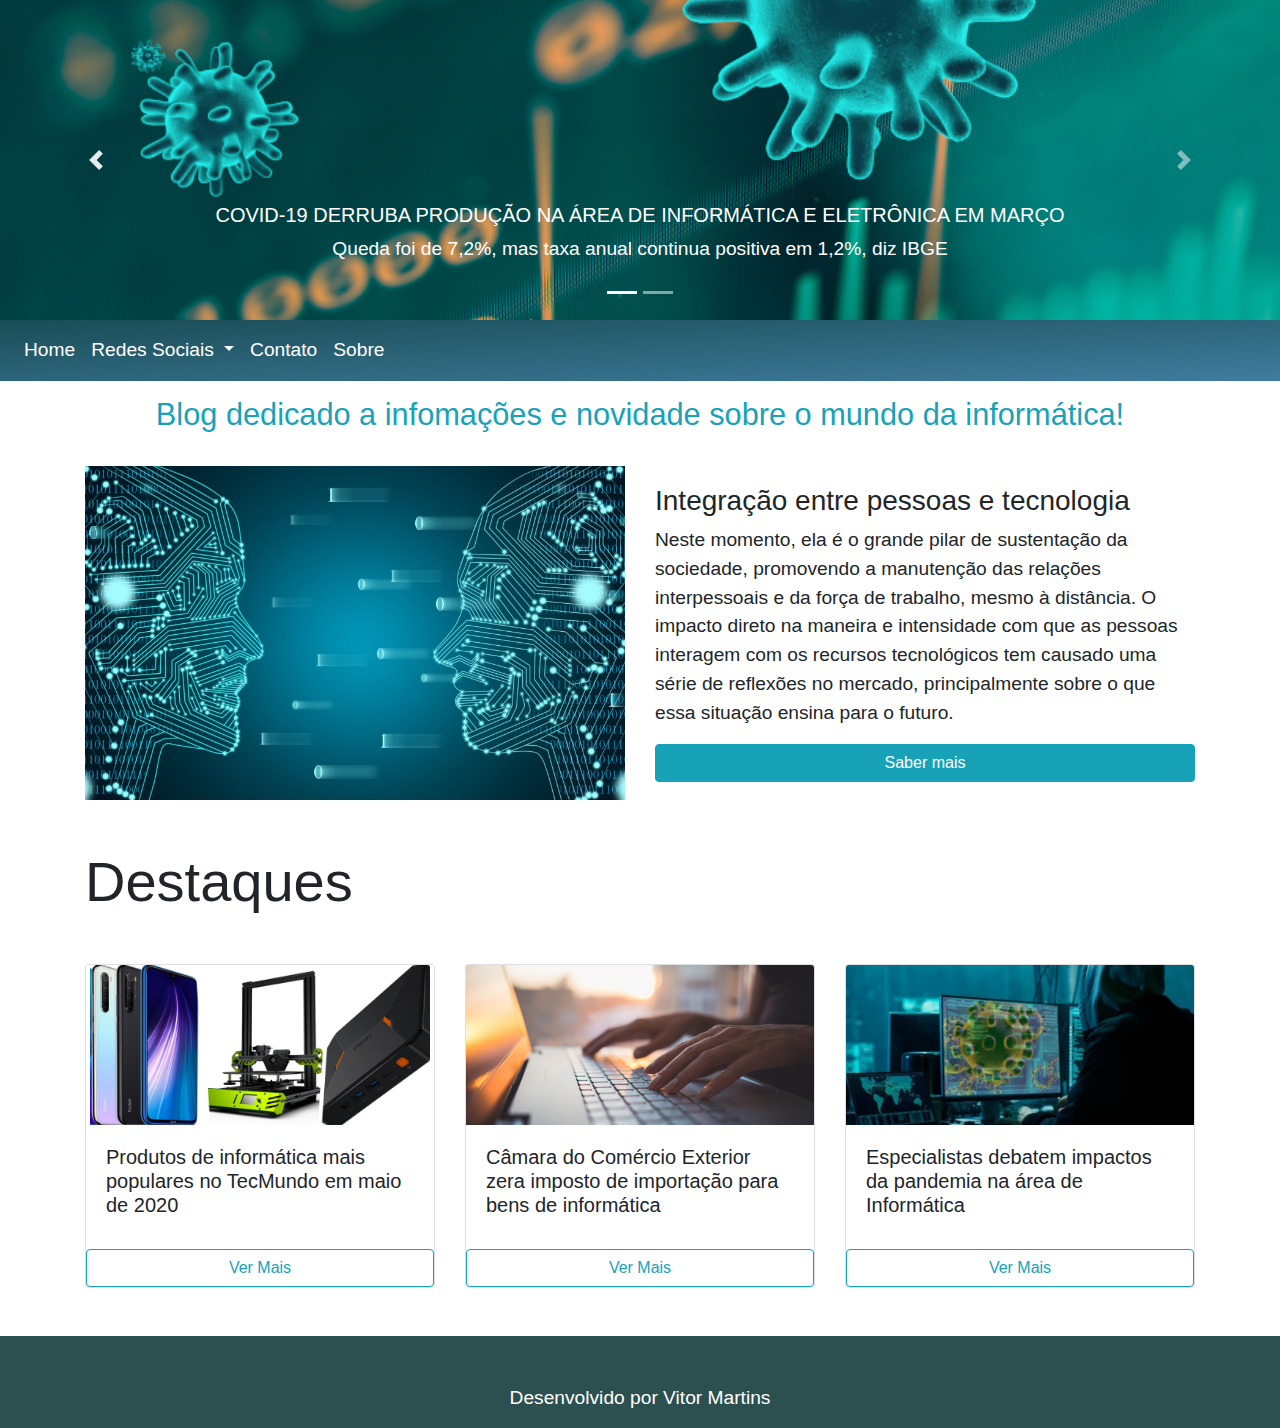
<file: index.html>
<!DOCTYPE html>
<html lang="pt-br">

<head>
    <meta charset="UTF-8">
    <meta name="viewport" content="width=device-width, initial-scale=1, shrink-to-fit=no">
    <title>InfoTech</title>
    <link rel="shortcut icon" href="img/internet.png" type="image/x-icon">
    <link rel="stylesheet" href="css/bootstrap.css">
    <link rel="stylesheet" href="css/style.css">
    <link rel="stylesheet" href="libs/materialDesign/css/materialdesignicons.css">
</head>

<body>

    <div id="my-carousel" class="carousel slide  d-sm-block d-none" data-ride="carousel">
        <div class="carousel-inner">
            <ol class="carousel-indicators ">
                <li class="active " data-target="#my-carousel " data-slide-to="0 " aria-current="location "></li>
                <li data-target="#my-carousel " data-slide-to="1 "></li>
            </ol>
            <div class="carousel-inner ">
                <div class="carousel-item active ">
                    <img class="d-block w-100 img-banner " src="img/queda.jpg " alt="Queda na produção na Ti">
                    <div class="carousel-caption d-none d-md-block ">
                        <h5>COVID-19 DERRUBA PRODUÇÃO NA ÁREA DE INFORMÁTICA E ELETRÔNICA EM MARÇO</h5>
                        <p>Queda foi de 7,2%, mas taxa anual continua positiva em 1,2%, diz IBGE</p>
                    </div>
                </div>
                <div class="carousel-item ">
                    <img class="d-block w-100 img-banner " src="img/linux.jpg " alt="Suporte para Linux">
                    <div class="carousel-caption d-none d-md-block ">
                        <h5>Lenovo diz que seus próximos PCs trarão suporte para Linux</h5>
                        <p>Empresa vai disponibilizar patches de atualização para os sistemas</p>
                    </div>
                </div>
            </div>
        </div>
        <a class="carousel-control-prev" href="#my-carousel" data-slide="prev" role="button">
            <span class="carousel-control-prev-icon" aria-hidden="true"></span>
            <span class="sr-only">Previous</span>
        </a>
        <a class="carousel-control-next" href="#my-carousel" data-slide="next" role="button">
            <span class="carousel-control-next-icon" aria-hidden="true"></span>
            <span class="sr-only">Next</span>
        </a>
    </div>
    <nav class="navbar navbar-expand-lg navbar-dark bg-nav">
        <a class="navbar-brand d-block d-sm-none" href="index.html"></a>
        <button class="navbar-toggler" data-target="#my-nav" data-toggle="collapse" aria-controls="my-nav" aria-expanded="false" aria-label="Toggle navigation">
            <span class="navbar-toggler-icon text-white"></span>
        </button>
        <div id="my-nav" class="collapse navbar-collapse">
            <ul class="navbar-nav mr-auto">
                <li class="nav-item">
                    <a class="nav-link text-white" href="index.html">Home</a>
                </li>
                <li class="nav-item dropdown ">
                    <a class="nav-link dropdown-toggle text-white" href="#" id="navbarDropdown" role="button" data-toggle="dropdown" aria-haspopup="true" aria-expanded="false">
                      Redes Sociais
                    </a>
                    <div class="dropdown-menu" aria-labelledby="navbarDropdown">
                        <a class="dropdown-item text-primary text-center " href="#">
                            <h4><i class="mdi mdi-facebook"></i></h4>
                        </a>
                        <a class="dropdown-item text-purple text-center" href="#">
                            <h4><i class="mdi mdi-instagram"></i></h4>
                        </a>
                        <a class="dropdown-item text-info text-center" href="#">
                            <h4><i class="mdi mdi-twitter"></i></h4>
                        </a>

                    </div>
                </li>
                <li class="nav-item">
                    <a class="nav-link text-white" href="contato.html">Contato</a>
                </li>
                <li class="nav-item">
                    <a class="nav-link text-white" href="sobre.html">Sobre</a>
                </li>
            </ul>
        </div>
    </nav>



    <div class="container mt-3 ">
        <div class="row ">
            <div class="col-12 col-md-12 ">
                <h3 class="text-center text-info display-4 titulo ">
                    Blog dedicado a infomações e novidade sobre o mundo da informática!
                </h3>
            </div>
        </div>
        <div class="row mt-4 align-items-center ">
            <div class="col-12 col-md-6">
                <img class="img-fluid " src="img/interacao.jpg " alt="Integração entre pessoas e tecnologia ">
            </div>
            <div class="col-12 col-md-6">
                <h3>Integração entre pessoas e tecnologia</h3>
                <p>Neste momento, ela é o grande pilar de sustentação da sociedade, promovendo a manutenção das relações interpessoais e da força de trabalho, mesmo à distância. O impacto direto na maneira e intensidade com que as pessoas interagem com os
                    recursos tecnológicos tem causado uma série de reflexões no mercado, principalmente sobre o que essa situação ensina para o futuro.</p>
                <button class="btn btn-block btn-info ">Saber mais</button>
            </div>
        </div>
        <div class="row mt-5 ">
            <div class="col-12 col-md-12 ">
                <h3 class="display-4 ">Destaques</h3>
            </div>
        </div>
        <div class="row mt-3 ">
            <div class="col-12 col-md-4 mt-4 ">
                <div class="card ">
                    <img class="card-img-top " src="img/produtos.png " alt="Integração entre pessoas e tecnologia ">
                    <div class="card-body ">
                        <h5 class="card-title ">Produtos de informática mais populares no TecMundo em maio de 2020</h5>
                        <p class="card-text "></p>
                    </div>
                    <button type="button" class="btn btn-outline-info" data-toggle="modal" data-target="#exampleModal">
                        Ver Mais</button>
                </div>
            </div>
            <div class="col-12 col-md-4 mt-4 ">
                <div class="card ">
                    <img class="card-img-top " src="img/informatica.jpg " alt="Integração entre pessoas e tecnologia ">
                    <div class="card-body ">
                        <h5 class="card-title ">Câmara do Comércio Exterior zera imposto de importação para bens de informática</h5>
                        <p class="card-text "></p>
                    </div>
                    <button type="button" class="btn btn-outline-info" data-toggle="modal" data-target="#exampleModal2">Ver Mais</button>
                </div>
            </div>
            <div class="col-12 col-md-4 mt-4 ">
                <div class="card ">
                    <img class="card-img-top " src="img/covid.jpg " alt="Integração entre pessoas e tecnologia ">
                    <div class="card-body ">
                        <h5 class="card-title ">Especialistas debatem impactos da pandemia na área de Informática</h5>
                        <p class="card-text "></p>
                    </div>
                    <button type="button" class="btn btn-outline-info" data-toggle="modal" data-target="#exampleModal3">Ver Mais</button>
                </div>
            </div>
        </div>
    </div>
    <div class="modal fade" id="exampleModal" tabindex="-1" role="dialog" aria-labelledby="exampleModalLabel" aria-hidden="true">
        <div class="modal-dialog" role="document">
            <div class="modal-content">
                <div class="modal-header">
                    <h5 class="modal-title" id="exampleModalLabel">Produtos de informática mais populares no TecMundo em maio de 2020</h5>
                    <button type="button" class="close" data-dismiss="modal" aria-label="Close">
                <span aria-hidden="true">&times;</span>
              </button>
                </div>
                <div class="modal-body">
                    <p>Todos os dias, o TecMundo produz uma grande quantidade de matérias. Boa parte delas é composta por artigos jornalísticos com notícias relacionadas ao mundo da tecnologia que bombam todos os dias. Porém, nós também fazemos algumas publicações
                        que ajudam os consumidores a encontrarem os melhores produtos tecnológicos para as suas necessidades. </p>
                </div>
                <div class="modal-footer">
                    <button type="button" class="btn btn-block btn-secondary" data-dismiss="modal">Fechar</button>
                </div>
            </div>
        </div>
    </div>
    <div class="modal fade" id="exampleModal2" tabindex="-1" role="dialog" aria-labelledby="exampleModalLabel" aria-hidden="true">
        <div class="modal-dialog" role="document">
            <div class="modal-content">
                <div class="modal-header">
                    <h5 class="modal-title" id="exampleModalLabel">Câmara do Comércio Exterior zera imposto de importação para bens de informática</h5>
                    <button type="button" class="close" data-dismiss="modal" aria-label="Close">
                <span aria-hidden="true">&times;</span>
              </button>
                </div>
                <div class="modal-body">
                    <p>A Câmara do Comércio Exterior (Camex) reduziu a zero a alíquota do Imposto de Importação (IPI) sobre bens de informática e telecomunicações. A resolução foi publicada na edição desta quinta-feira (21) do Diário Oficial da União.</p>
                </div>
                <div class="modal-footer">
                    <button type="button" class="btn btn-block btn-secondary" data-dismiss="modal">Fechar</button>
                </div>
            </div>
        </div>
    </div>
    <div class="modal fade" id="exampleModal3" tabindex="-1" role="dialog" aria-labelledby="exampleModalLabel" aria-hidden="true">
        <div class="modal-dialog" role="document">
            <div class="modal-content">
                <div class="modal-header">
                    <h5 class="modal-title" id="exampleModalLabel">Especialistas debatem impactos da pandemia na área de Informática</h5>
                    <button type="button" class="close" data-dismiss="modal" aria-label="Close">
                <span aria-hidden="true">&times;</span>
              </button>
                </div>
                <div class="modal-body">
                    <p>Ainda é cedo para desenhar com clareza o futuro pós-pandemia, mas é muito provável que a vida se transforme profundamente após um dos episódios mais impactantes da história recente da humanidade. Para debater os reflexos dessa crise,
                        o Centro Paula Souza (CPS) lança a série Transformações do mercado de trabalho, que vai apresentar as apostas de especialistas para as novas configurações das atividades profissionais. Nesta primeira matéria, o tema é Informática.
                    </p>
                </div>
                <div class="modal-footer">
                    <button type="button" class="btn btn-block btn-secondary" data-dismiss="modal">Fechar</button>
                </div>
            </div>
        </div>
    </div>
    <div class="container-fluid bg-footer mt-5 ">
        <div class="row ">
            <div class="container-fluid bg-footer mt-5 ">
                <div class="row ">
                    <div class="col-12 col-md-12 ">
                        <p class="text-center text-white ">
                            Desenvolvido por Vitor Martins
                        </p>
                    </div>
                </div>
            </div>
        </div>
    </div>




    <script src="js/jquery-3.4.1.js "></script>
    <script src="js/bootstrap.js "></script>

</body>

</html>
</file>
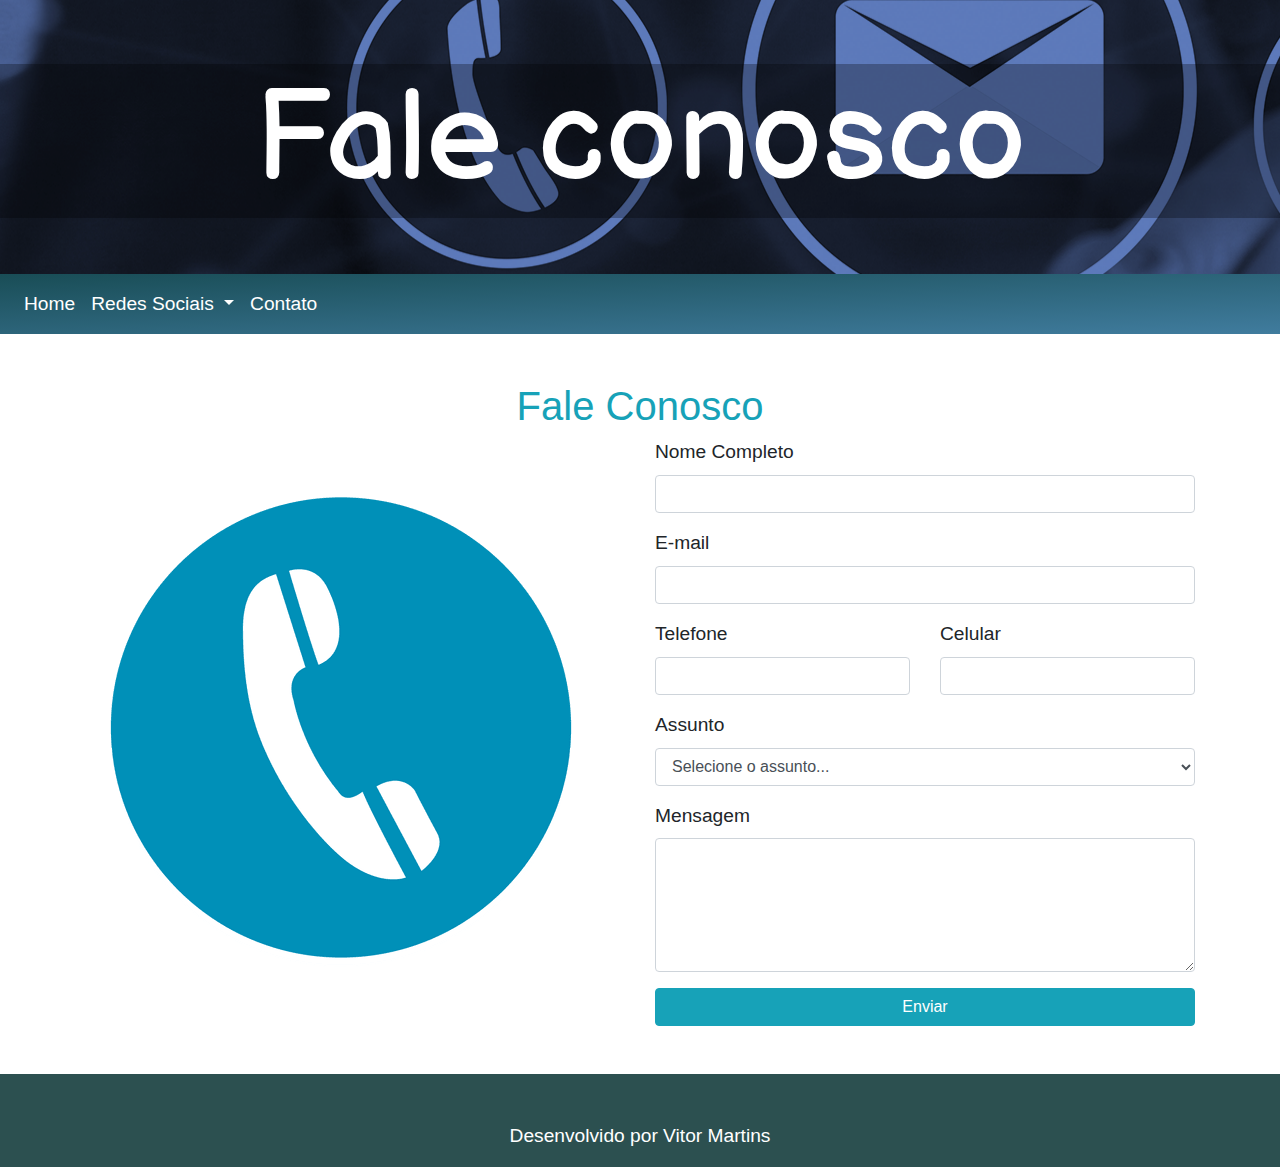
<file: contato.html>
<!DOCTYPE html>
<html lang="pt-br">

<head>
    <meta charset="UTF-8">
    <meta name="viewport" content="width=device-width, initial-scale=1, shrink-to-fit=no">
    <title>Meu Blog</title>
    <link rel="shortcut icon" href="img/internet.png" type="image/x-icon">
    <link rel="stylesheet" href="css/bootstrap.css">
    <link rel="stylesheet" href="css/style.css">
    <link rel="stylesheet" href="libs/materialDesign/css/materialdesignicons.css">
</head>

<body>


    <div class="jumbotron jumbotron-fluid bg-titulo-contato">
        <h1 class="display-4 text-title text-center">
            Fale conosco
        </h1>
    </div>


    <nav class="navbar navbar-expand-lg navbar-dark bg-nav mt-n5">
        <a class="navbar-brand d-block d-sm-none" href="index.html"></a>
        <button class="navbar-toggler" data-target="#my-nav" data-toggle="collapse" aria-controls="my-nav" aria-expanded="false" aria-label="Toggle navigation">
            <span class="navbar-toggler-icon text-white"></span>
        </button>
        <div id="my-nav" class="collapse navbar-collapse">
            <ul class="navbar-nav mr-auto">
                <li class="nav-item">
                    <a class="nav-link text-white" href="index.html">Home</a>
                </li>
                <li class="nav-item dropdown ">
                    <a class="nav-link dropdown-toggle text-white" href="#" id="navbarDropdown" role="button" data-toggle="dropdown" aria-haspopup="true" aria-expanded="false">
                      Redes Sociais
                    </a>
                    <div class="dropdown-menu" aria-labelledby="navbarDropdown">
                        <a class="dropdown-item" href="#"><i class="mdi mdi-facebook">Facebook</i></a>
                        <a class="dropdown-item" href="#"><i class="mdi mdi-instagram">Instagram</i></a>
                        <a class="dropdown-item" href="#"><i class="mdi mdi-twitter">Twitter</i></a>

                    </div>
                </li>
                <li class="nav-item">
                    <a class="nav-link text-white" href="contato.html">Contato</a>
                </li>
            </ul>
        </div>
    </nav>

    <div class="container mt-5">
        <div class="row">
            <div class="col-12 col-md-12 ">
                <h1 class="text-center text-info">Fale Conosco</h1>
            </div>
        </div>
        <div class="row align-items-center">
            <div class="col-md-6 col-12 d-none d-sm-block">
                <img class="img-fluid" src="img/contato1.png" alt="Fale Conosco">
            </div>
            <div class="col-md-6 col-12">
                <form action="">
                    <div class="form-group">
                        <label>Nome Completo</label>
                        <input type="text" class="form-control">
                    </div>
                    <div class="form-group">
                        <label>E-mail</label>
                        <input type="email" class="form-control">
                    </div>
                    <div class="form-group row">
                        <div class="col-md-6 col-12">
                            <label>Telefone</label>
                            <input type="tel" class="form-control">
                        </div>
                        <div class="col-md-6 col-12">
                            <label>Celular</label>
                            <input type="tel" class="form-control">
                        </div>
                    </div>
                    <div class="form-group">
                        <label>Assunto</label>
                        <select name="" id="" class="form-control">
                            <option value="">Selecione o assunto...</option>
                            <option value="">Sugestão</option>
                            <option value="">Dúvidas</option>
                            <option value="">Elogio</option>
                        </select>
                    </div>
                    <div class="form-group">
                        <label>Mensagem</label>
                        <textarea name="" id="" cols="30" rows="5" class="form-control"></textarea>
                    </div>
                    <div class="row">
                        <div class="col-12 col-md-12">
                            <button class="btn btn-info btn-block">Enviar</button>
                        </div>
                    </div>
                </form>
            </div>
        </div>
    </div>

    <div class="container-fluid bg-footer mt-5">
        <div class="row">
            <div class="container-fluid bg-footer mt-5">
                <div class="row">
                    <div class="col-12 col-md-12">
                        <p class="text-center text-white">
                            Desenvolvido por Vitor Martins
                        </p>
                    </div>
                </div>
            </div>
        </div>
    </div>
    <script src="js/jquery-3.4.1.js"></script>
    <script src="js/bootstrap.js"></script>

</body>

</html>
</file>
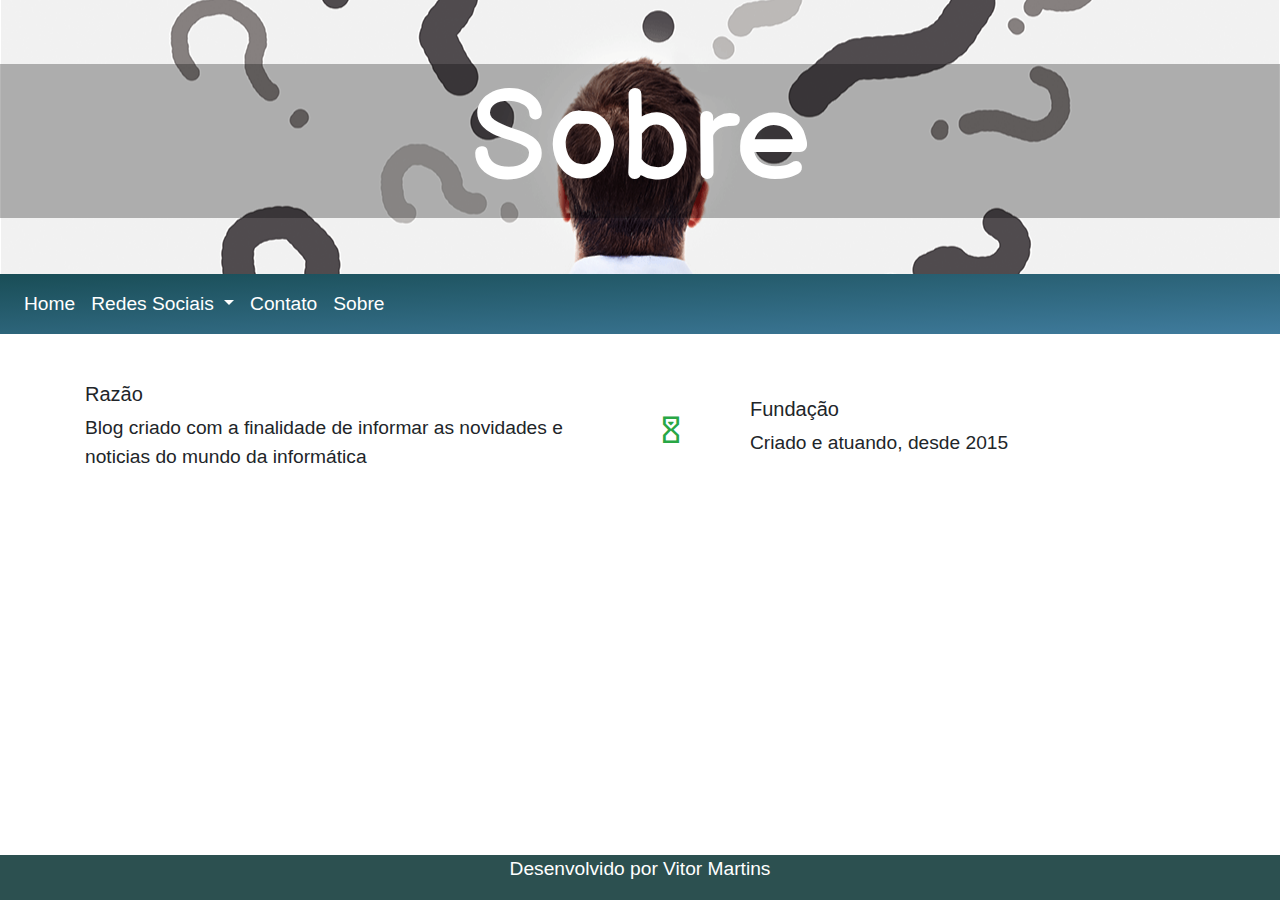
<file: sobre.html>
<!DOCTYPE html>
<html lang="pt-br">

<head>
    <meta charset="UTF-8">
    <meta name="viewport" content="width=device-width, initial-scale=1, shrink-to-fit=no">
    <title>Meu Blog</title>
    <link rel="shortcut icon" href="img/internet.png" type="image/x-icon">
    <link rel="stylesheet" href="css/bootstrap.css">
    <link rel="stylesheet" href="css/style.css">
    <link rel="stylesheet" href="libs/materialDesign/css/materialdesignicons.css">
</head>

<body>


    <div class="jumbotron jumbotron-fluid bg-titulo-sobre">
        <h1 class="display-4 text-title text-center">
            Sobre
        </h1>
    </div>


    <nav class="navbar navbar-expand-lg navbar-dark bg-nav mt-n5">
        <a class="navbar-brand d-block d-sm-none" href="index.html"></a>
        <button class="navbar-toggler" data-target="#my-nav" data-toggle="collapse" aria-controls="my-nav" aria-expanded="false" aria-label="Toggle navigation">
            <span class="navbar-toggler-icon text-white"></span>
        </button>
        <div id="my-nav" class="collapse navbar-collapse">
            <ul class="navbar-nav mr-auto">
                <li class="nav-item">
                    <a class="nav-link text-white" href="index.html">Home</a>
                </li>
                <li class="nav-item dropdown ">
                    <a class="nav-link dropdown-toggle text-white" href="#" id="navbarDropdown" role="button" data-toggle="dropdown" aria-haspopup="true" aria-expanded="false">
                      Redes Sociais
                    </a>
                    <div class="dropdown-menu" aria-labelledby="navbarDropdown">
                        <a class="dropdown-item text-primary text-center " href="#">
                            <h4><i class="mdi mdi-facebook"></i></h4>
                        </a>
                        <a class="dropdown-item text-purple text-center" href="#">
                            <h4><i class="mdi mdi-instagram"></i></h4>
                        </a>
                        <a class="dropdown-item text-info text-center" href="#">
                            <h4><i class="mdi mdi-twitter"></i></h4>
                        </a>

                    </div>
                </li>
                <li class="nav-item">
                    <a class="nav-link text-white" href="contato.html">Contato</a>
                </li>
                <li class="nav-item">
                    <a class="nav-link text-white" href="sobre.html">Sobre</a>
                </li>
            </ul>
        </div>
    </nav>
    <div class="container mt-5">
        <div class="row align-items-center">
            <div class="col-6">
                <h5>Razão</h5>
                <p>Blog criado com a finalidade de informar as novidades e noticias do mundo da informática</p>
            </div>
            <div class="col-1">
                <h2><i class="mdi mdi-timer-sand text-success"></i></h2>
            </div>
            <div class="col-5">
                <h5>Fundação</h5>
                <p>Criado e atuando, desde 2015</p>
            </div>
        </div>
    </div>
    <div class="row fixed-bottom">
        <div class="container-fluid bg-footer mt-5">
            <div class="row">
                <div class="col-12 col-md-12">
                    <p class="text-center text-white">
                        Desenvolvido por Vitor Martins
                    </p>
                </div>
            </div>
        </div>
    </div>
    </div>
    <script src="js/jquery-3.4.1.js"></script>
    <script src="js/bootstrap.js"></script>

</body>

</html>
</file>
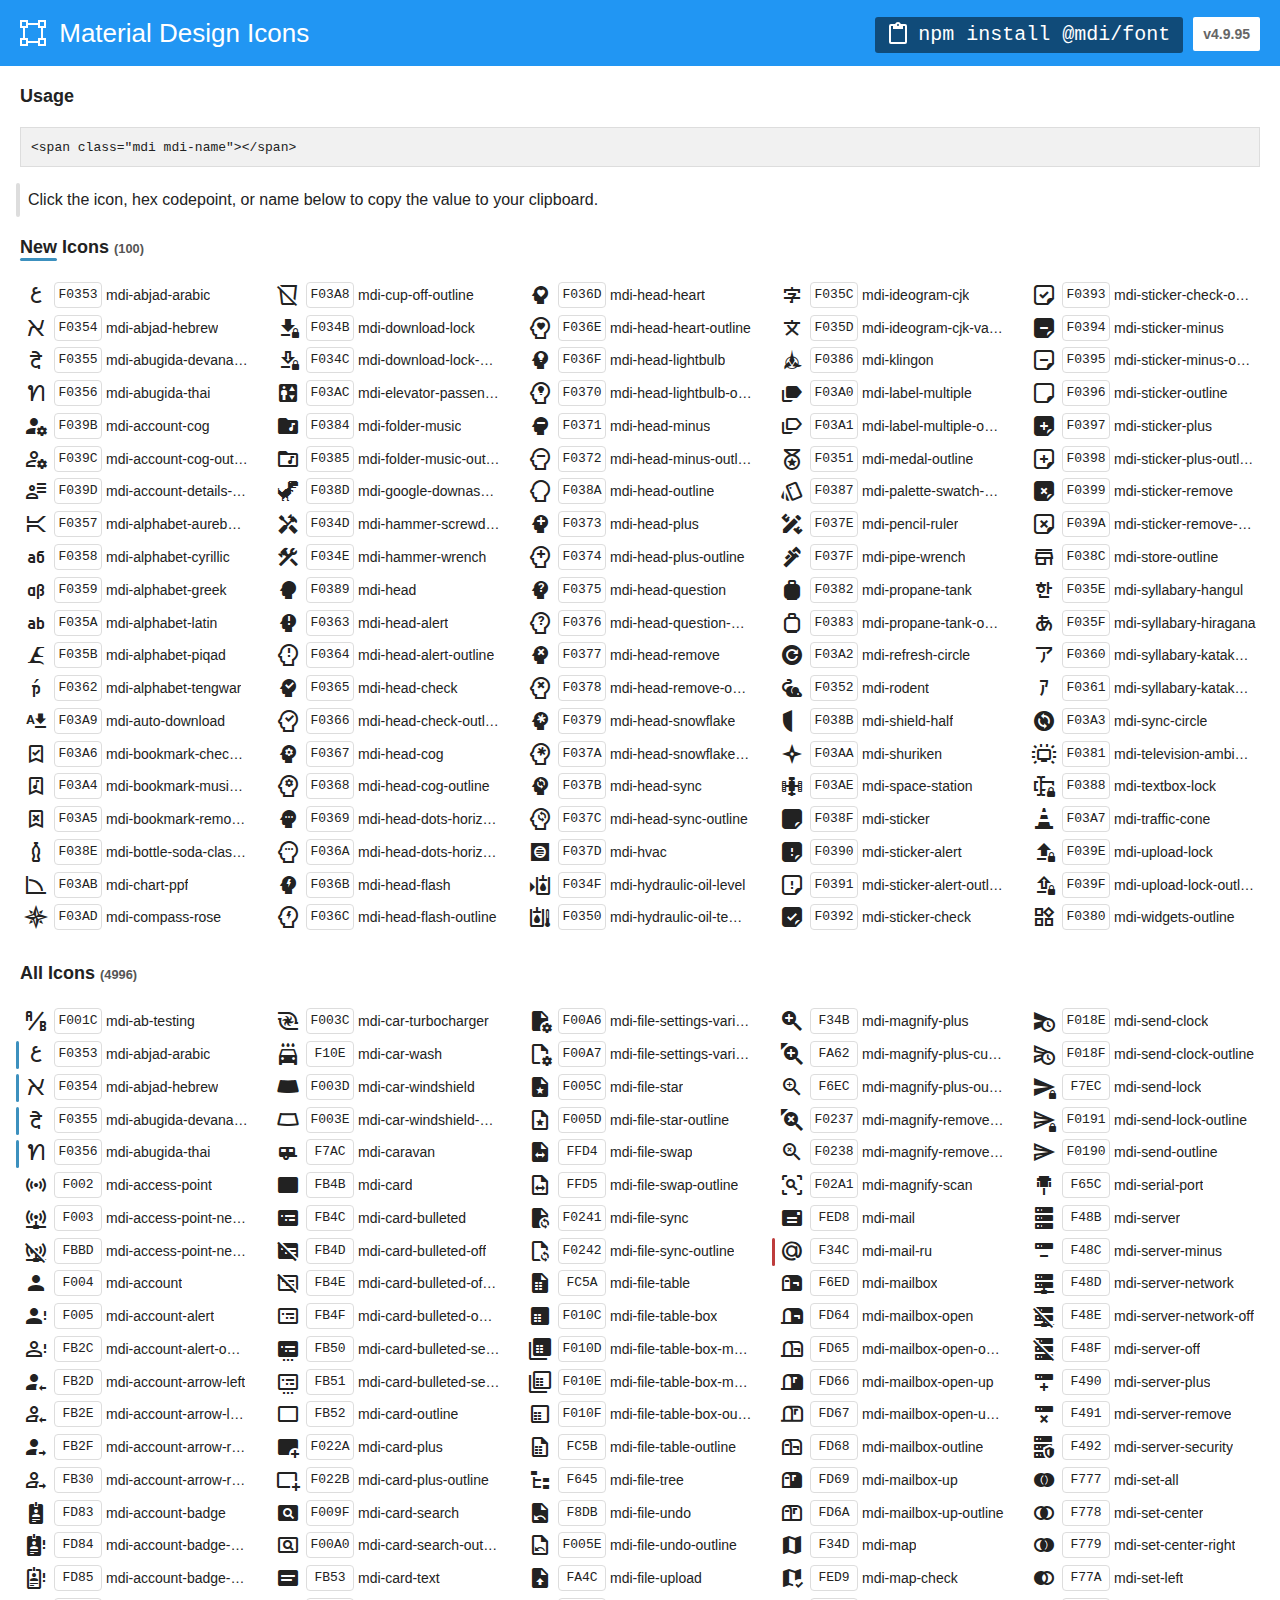
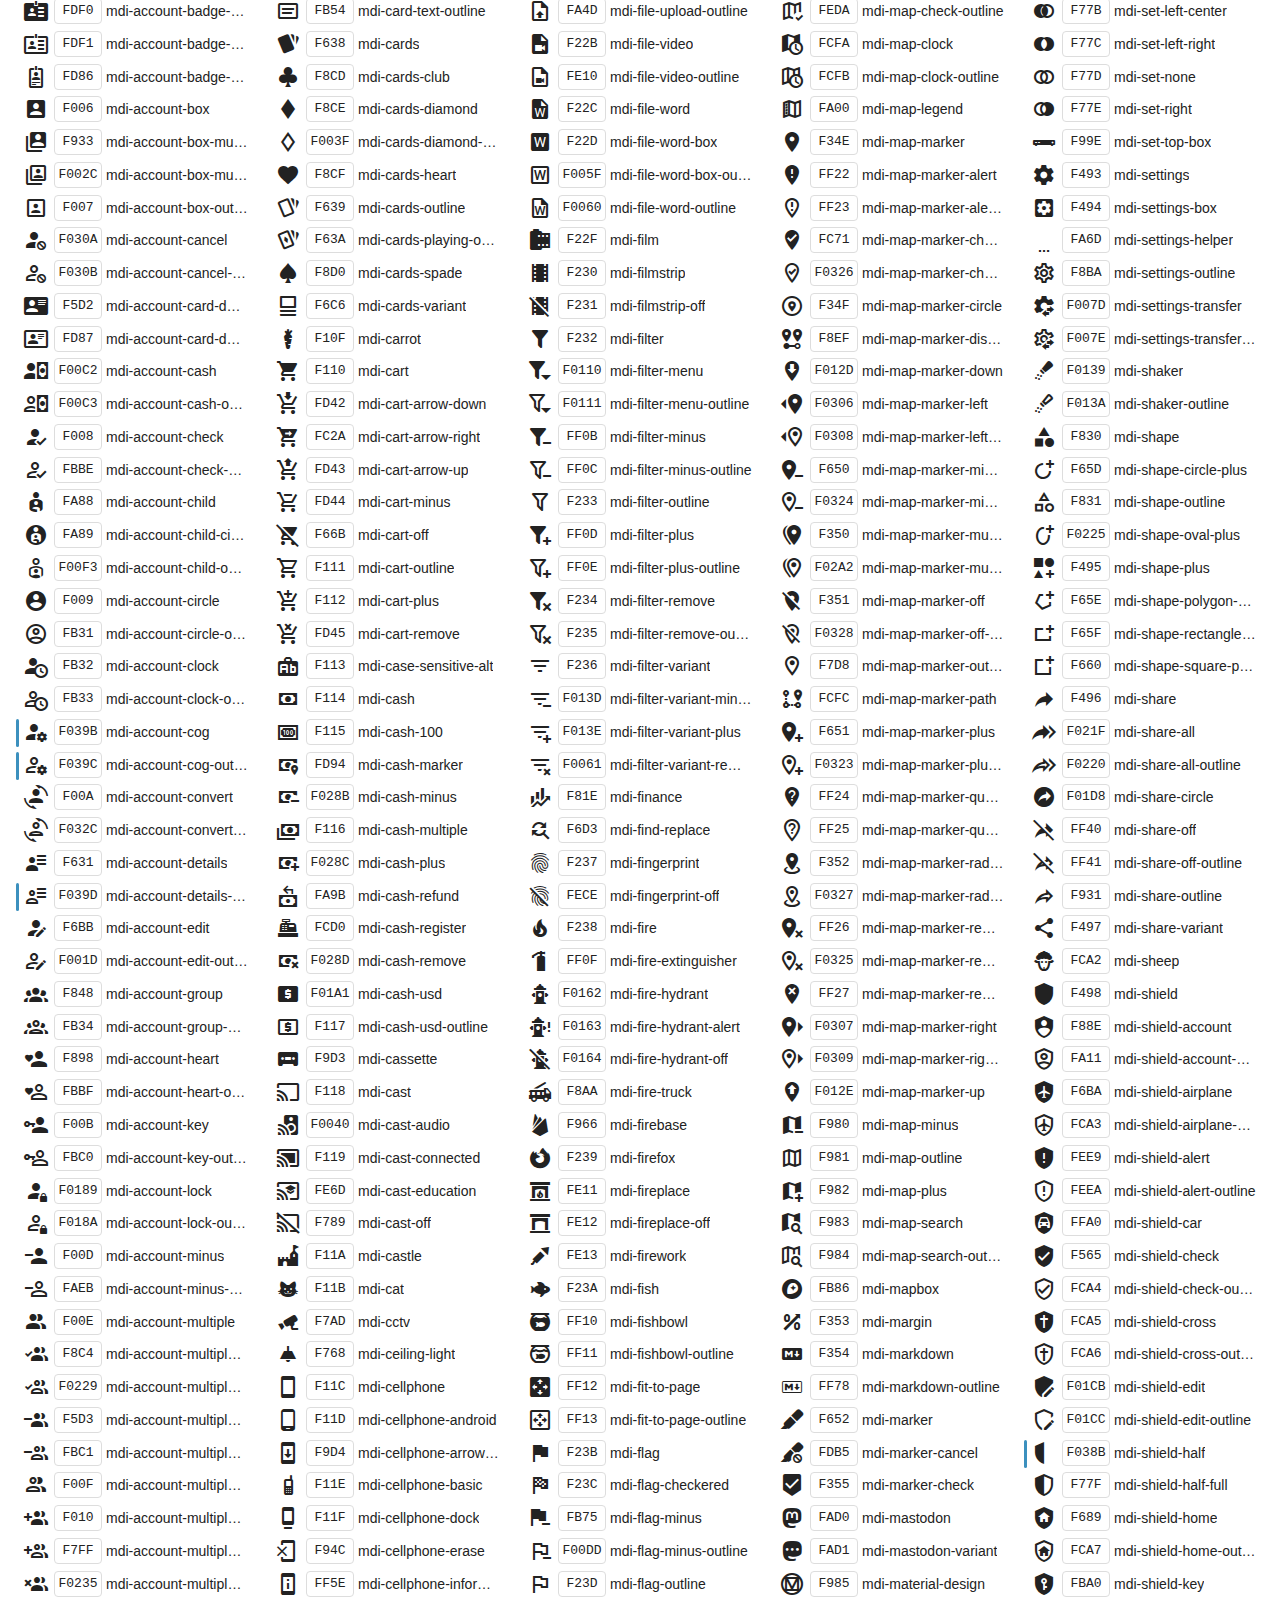
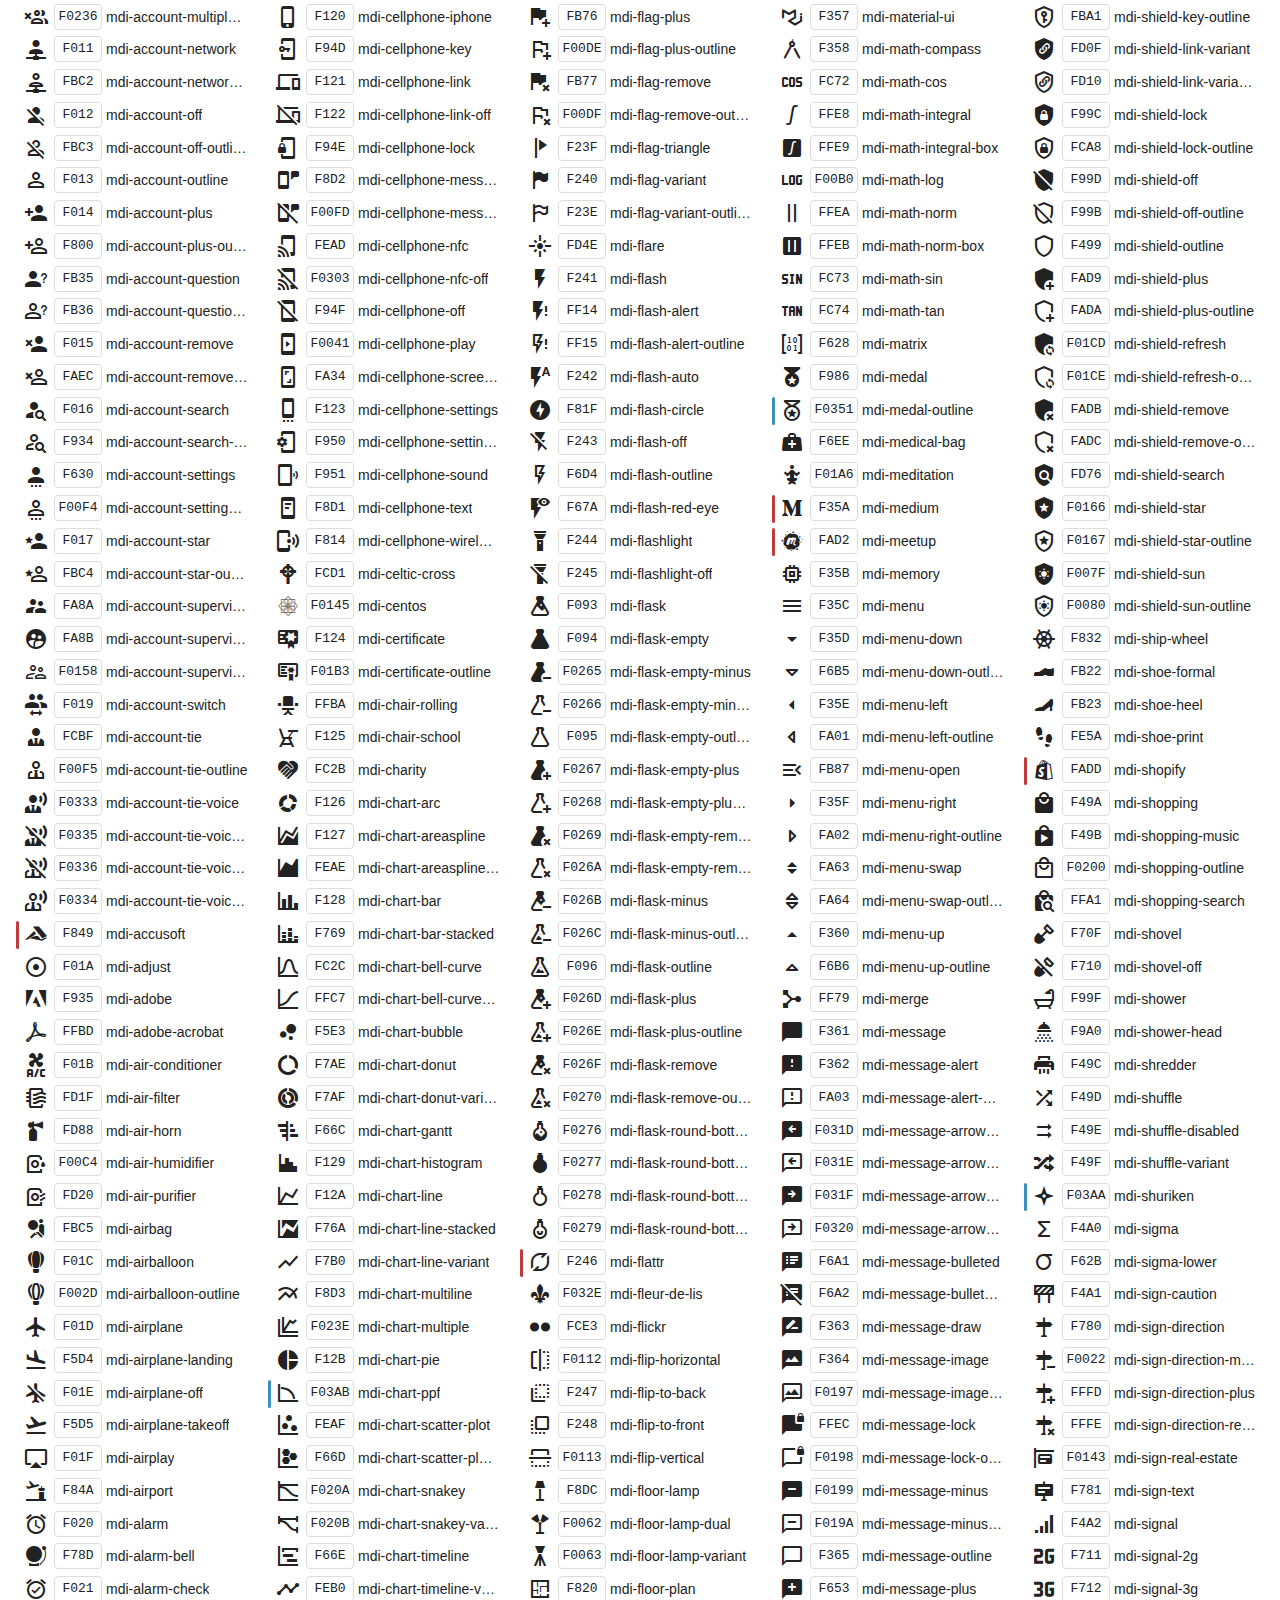
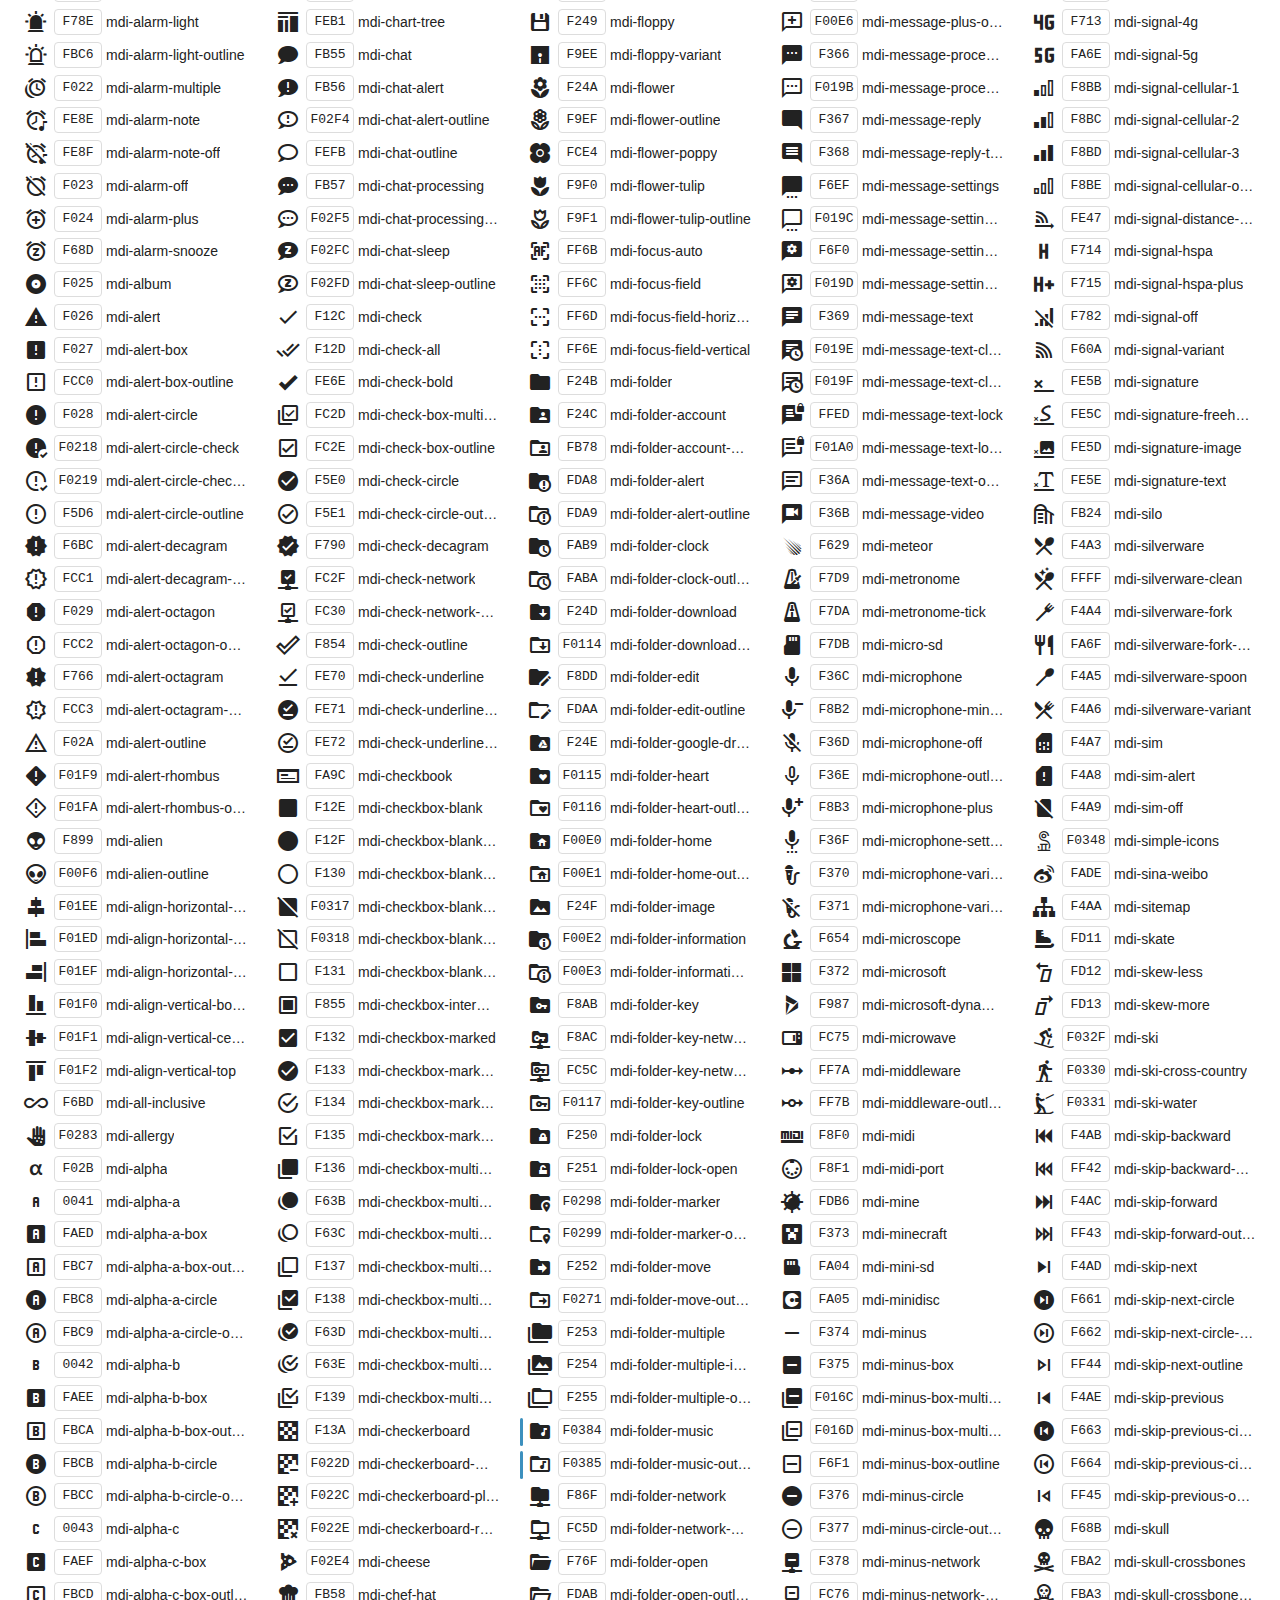
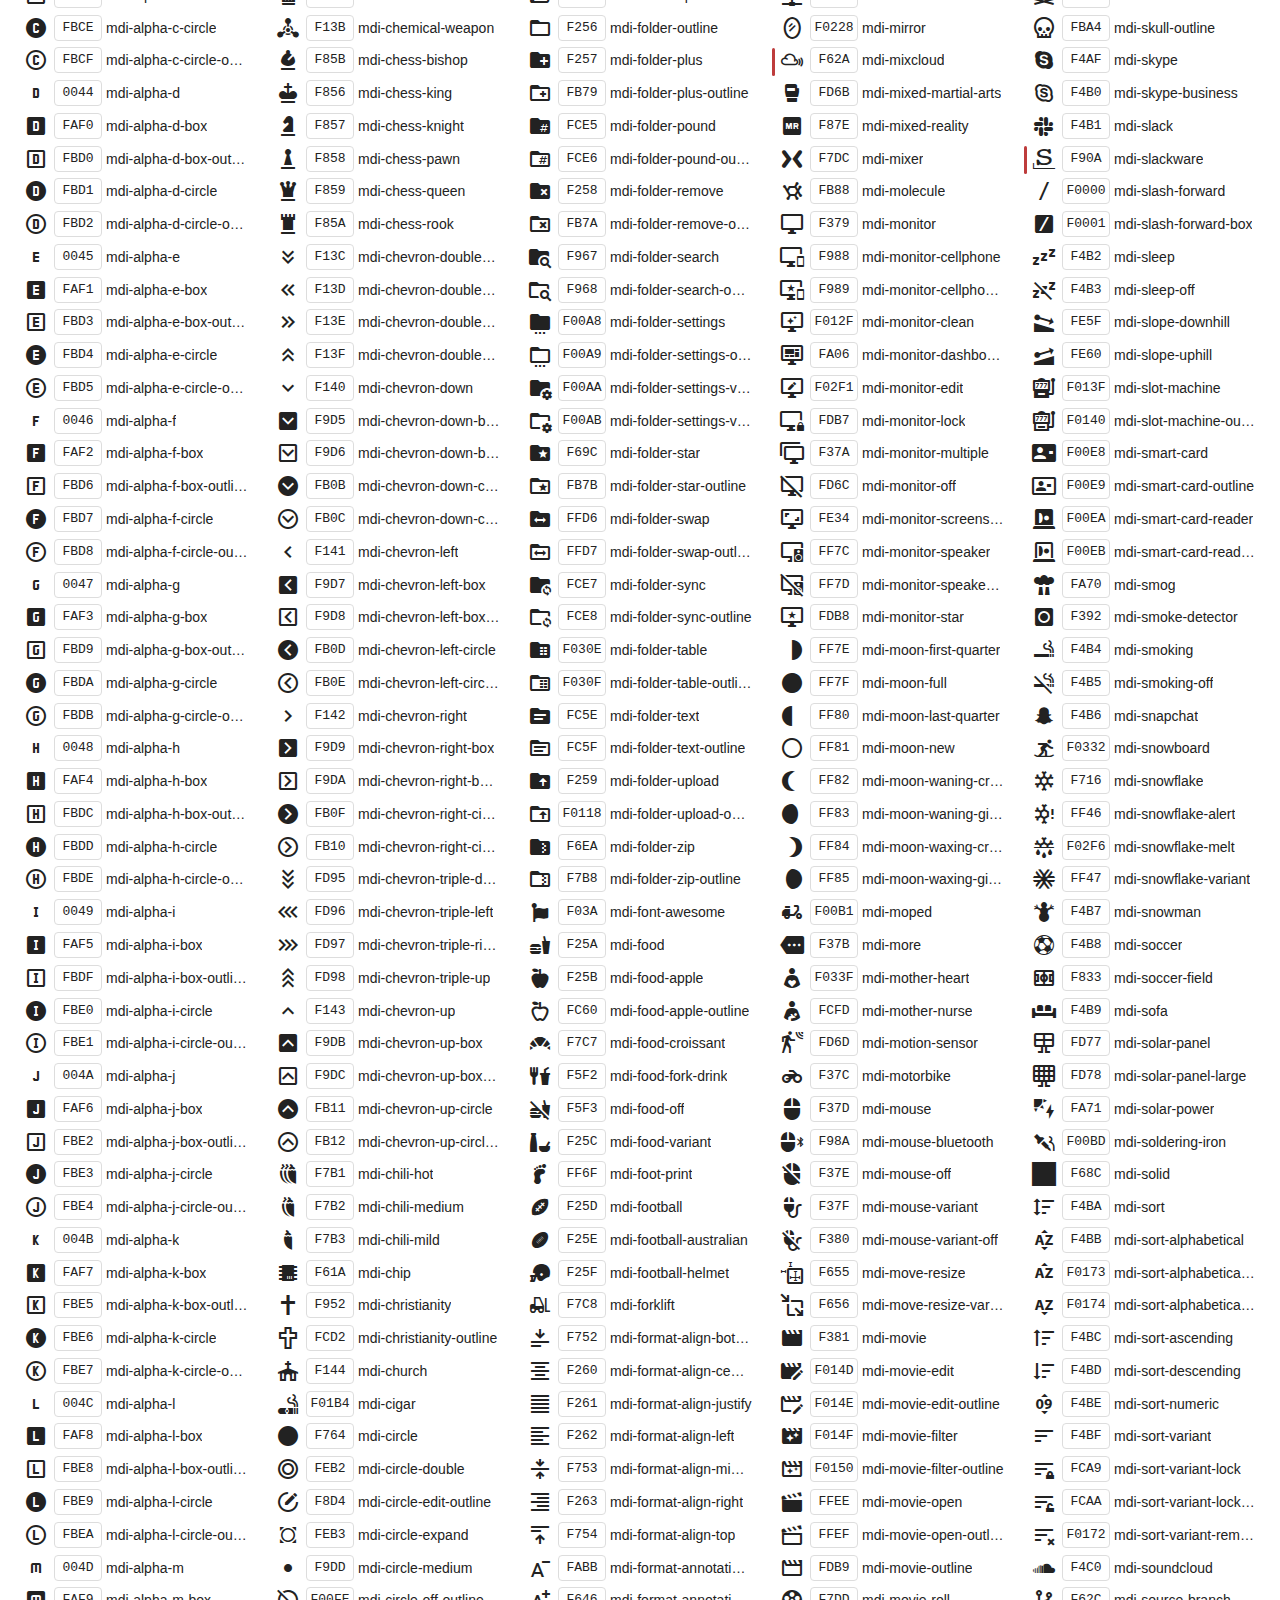
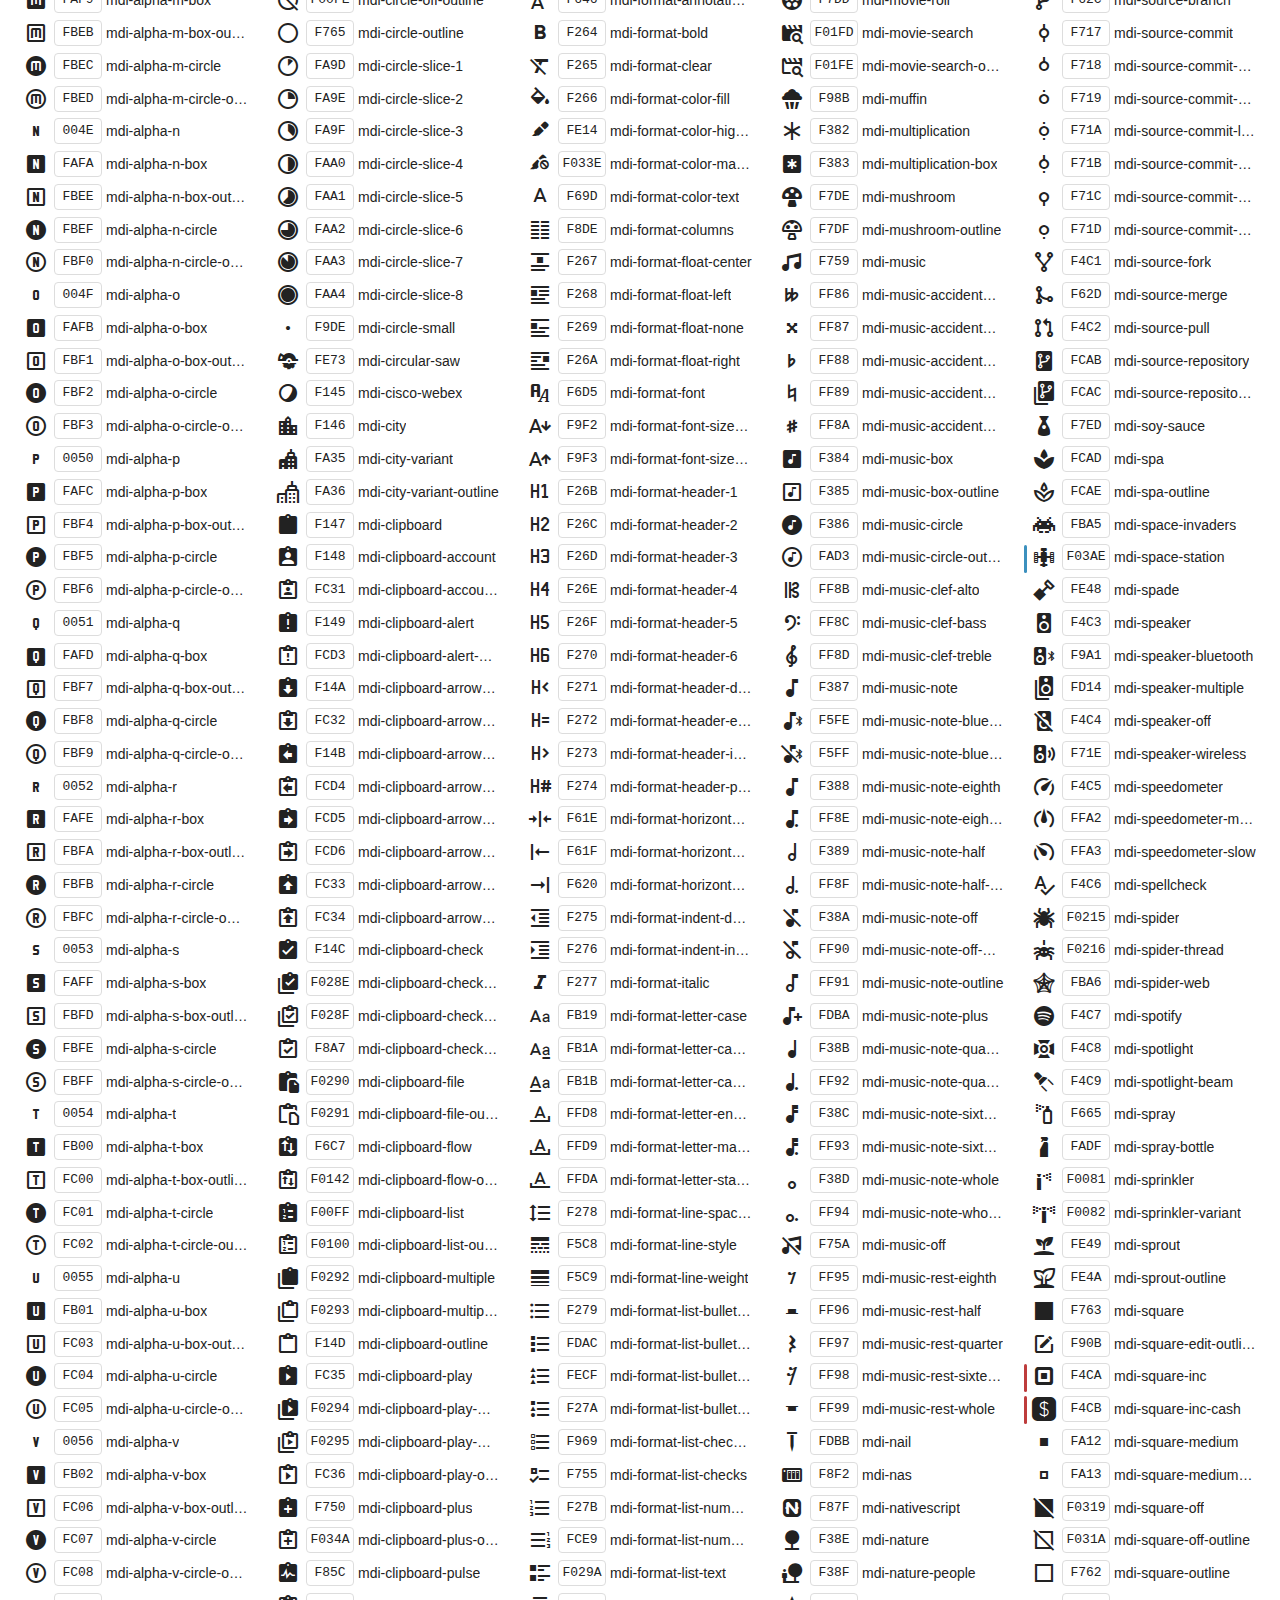
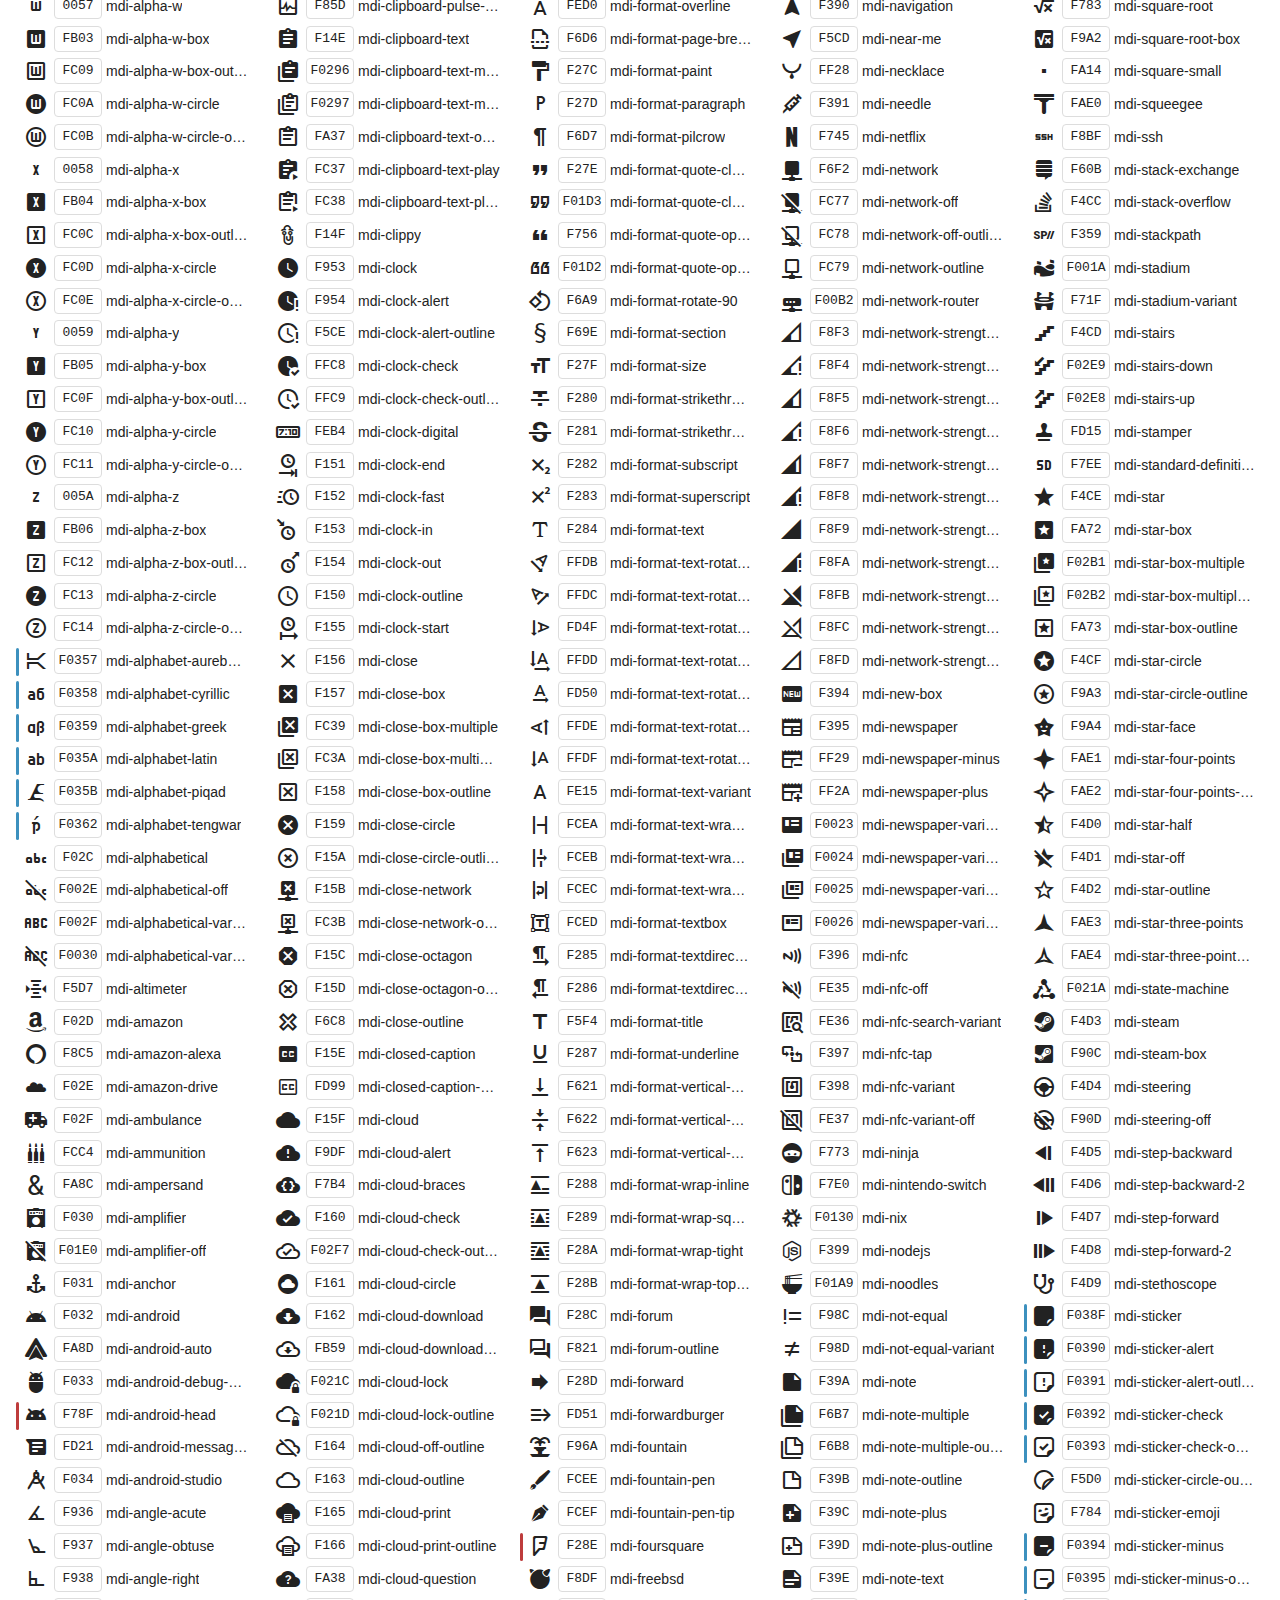
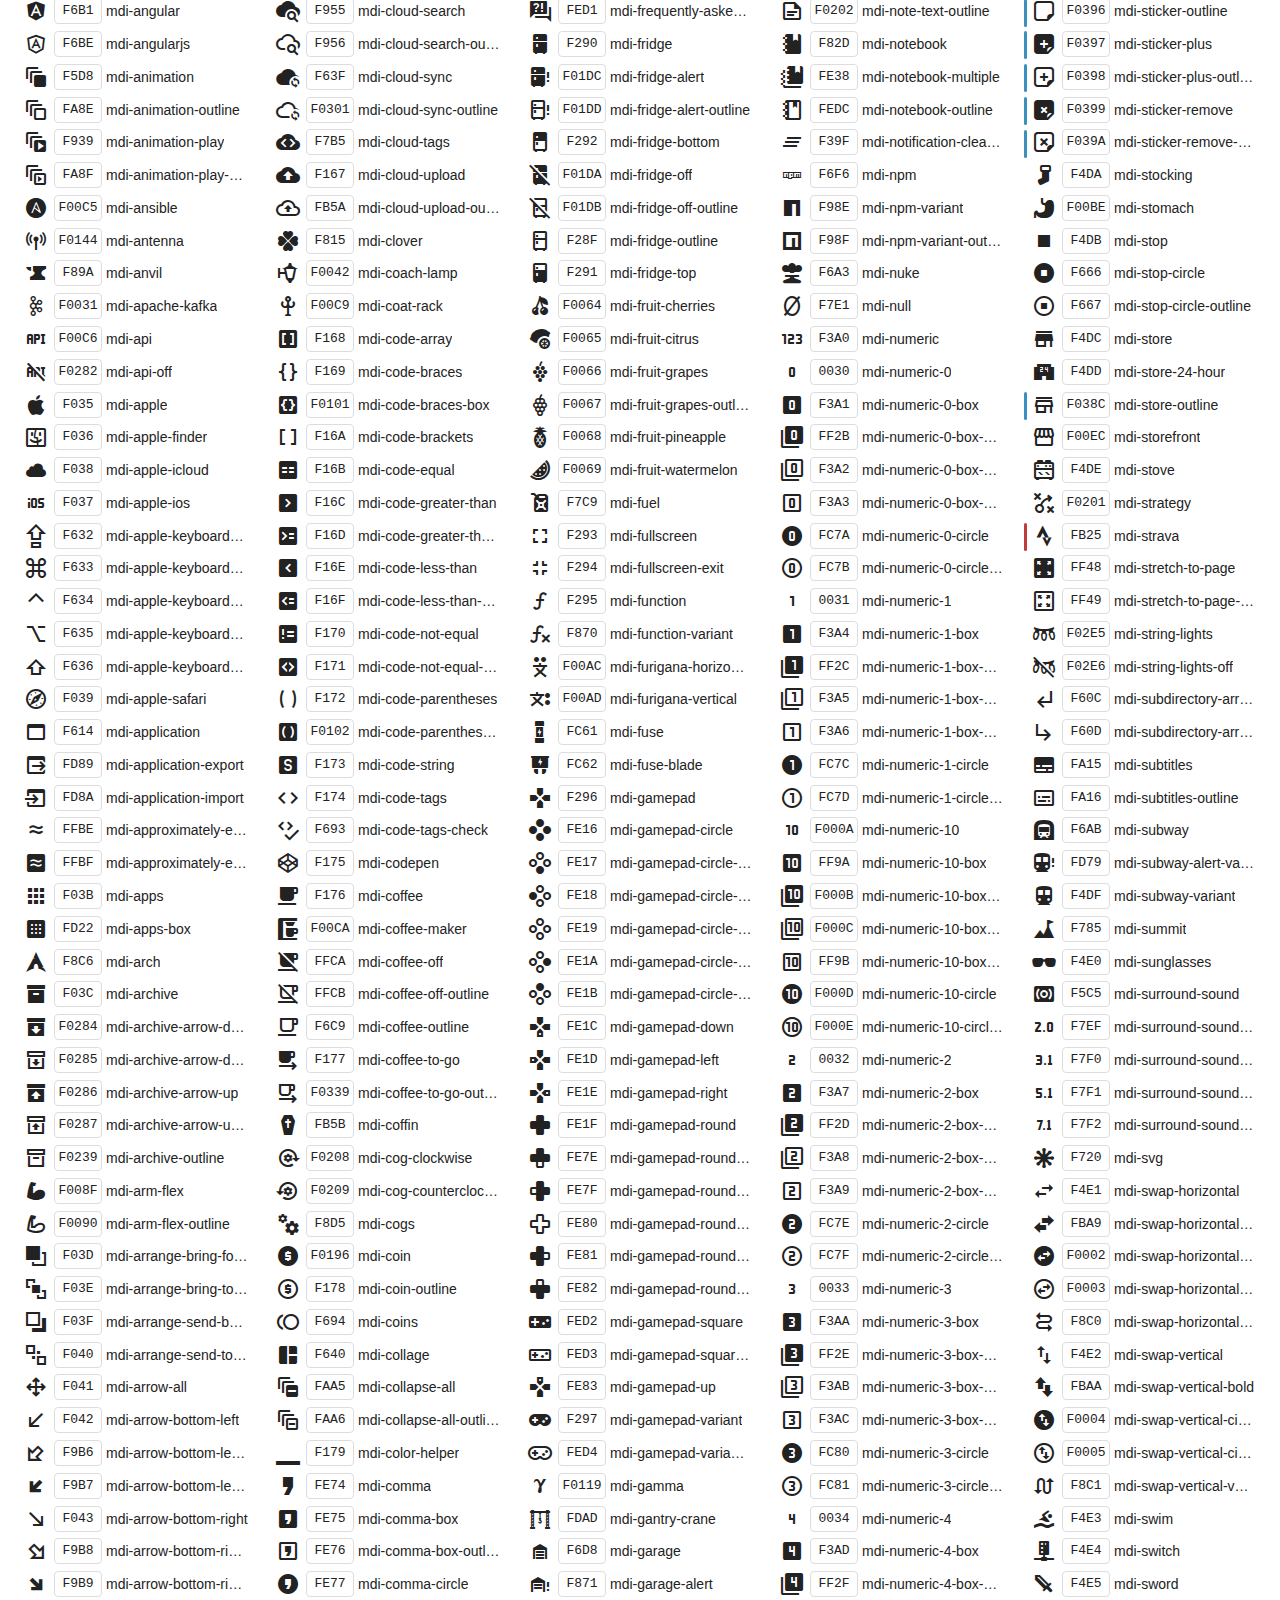
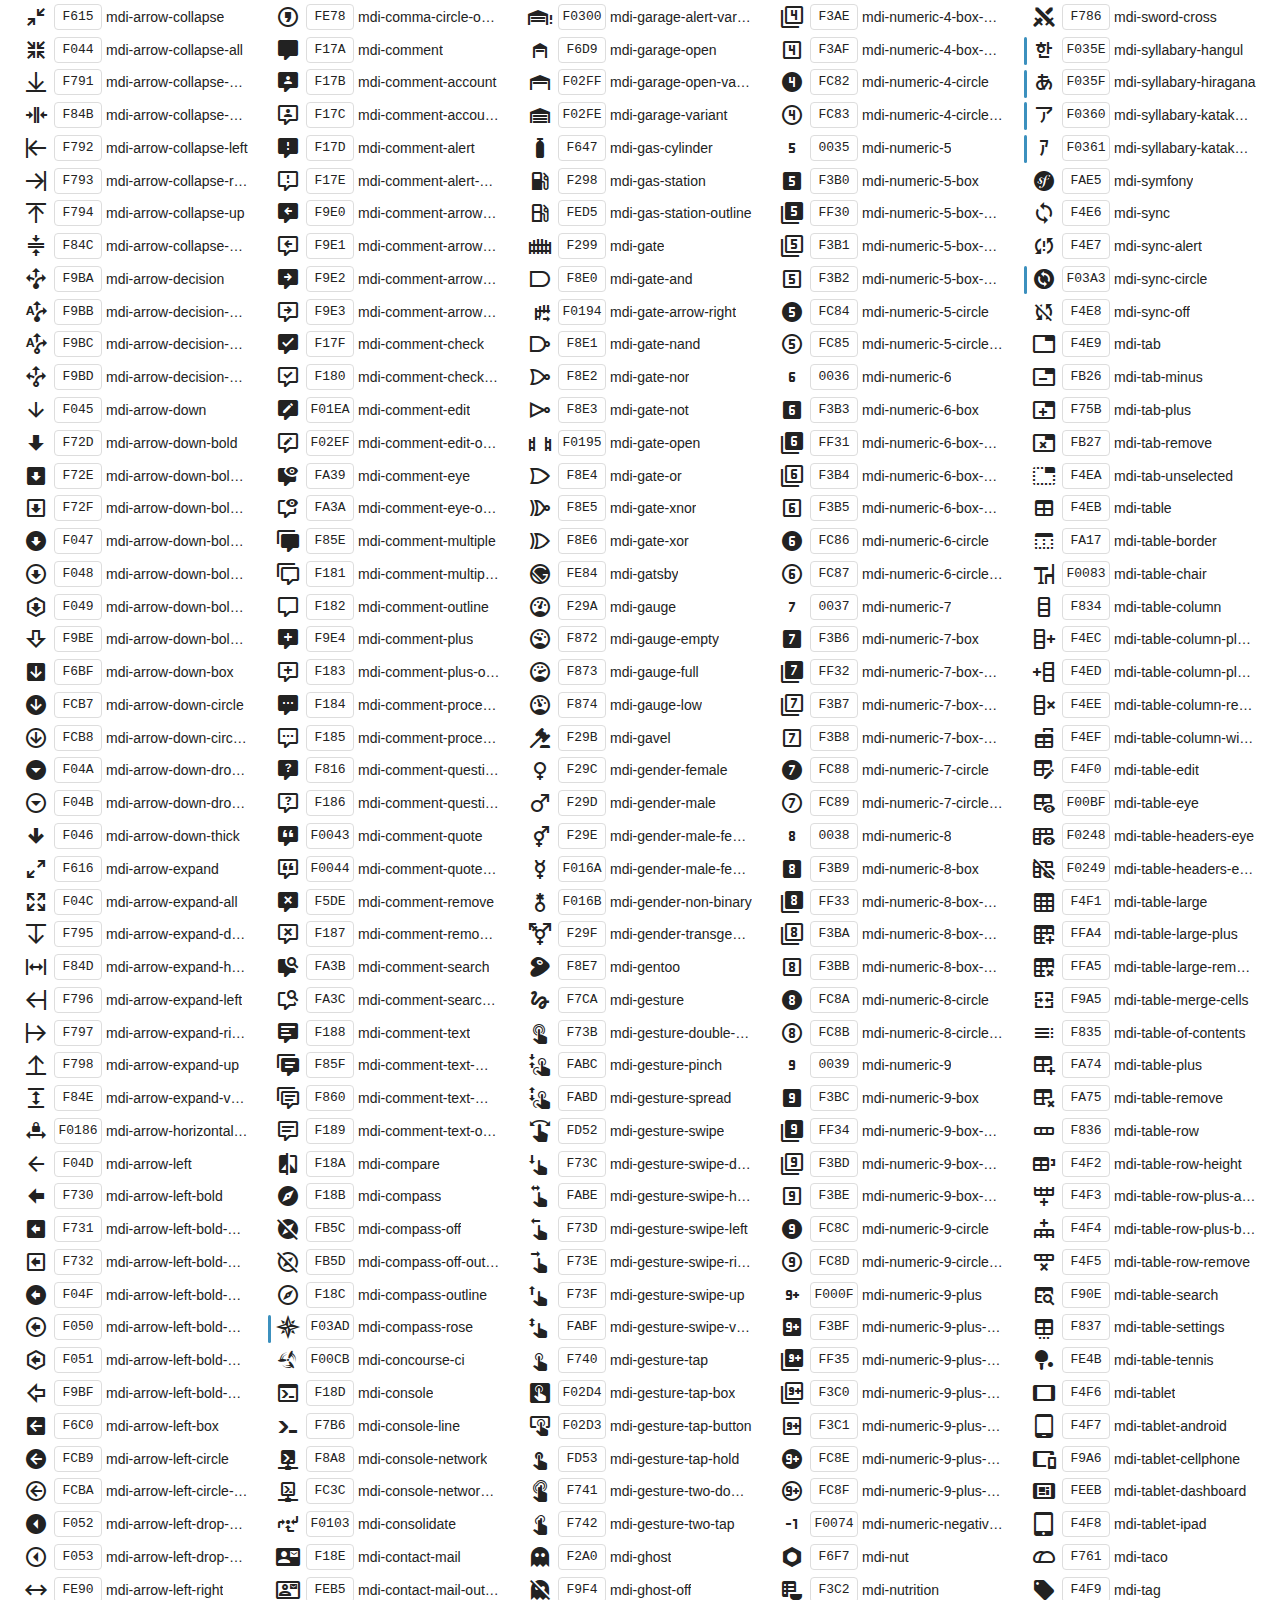
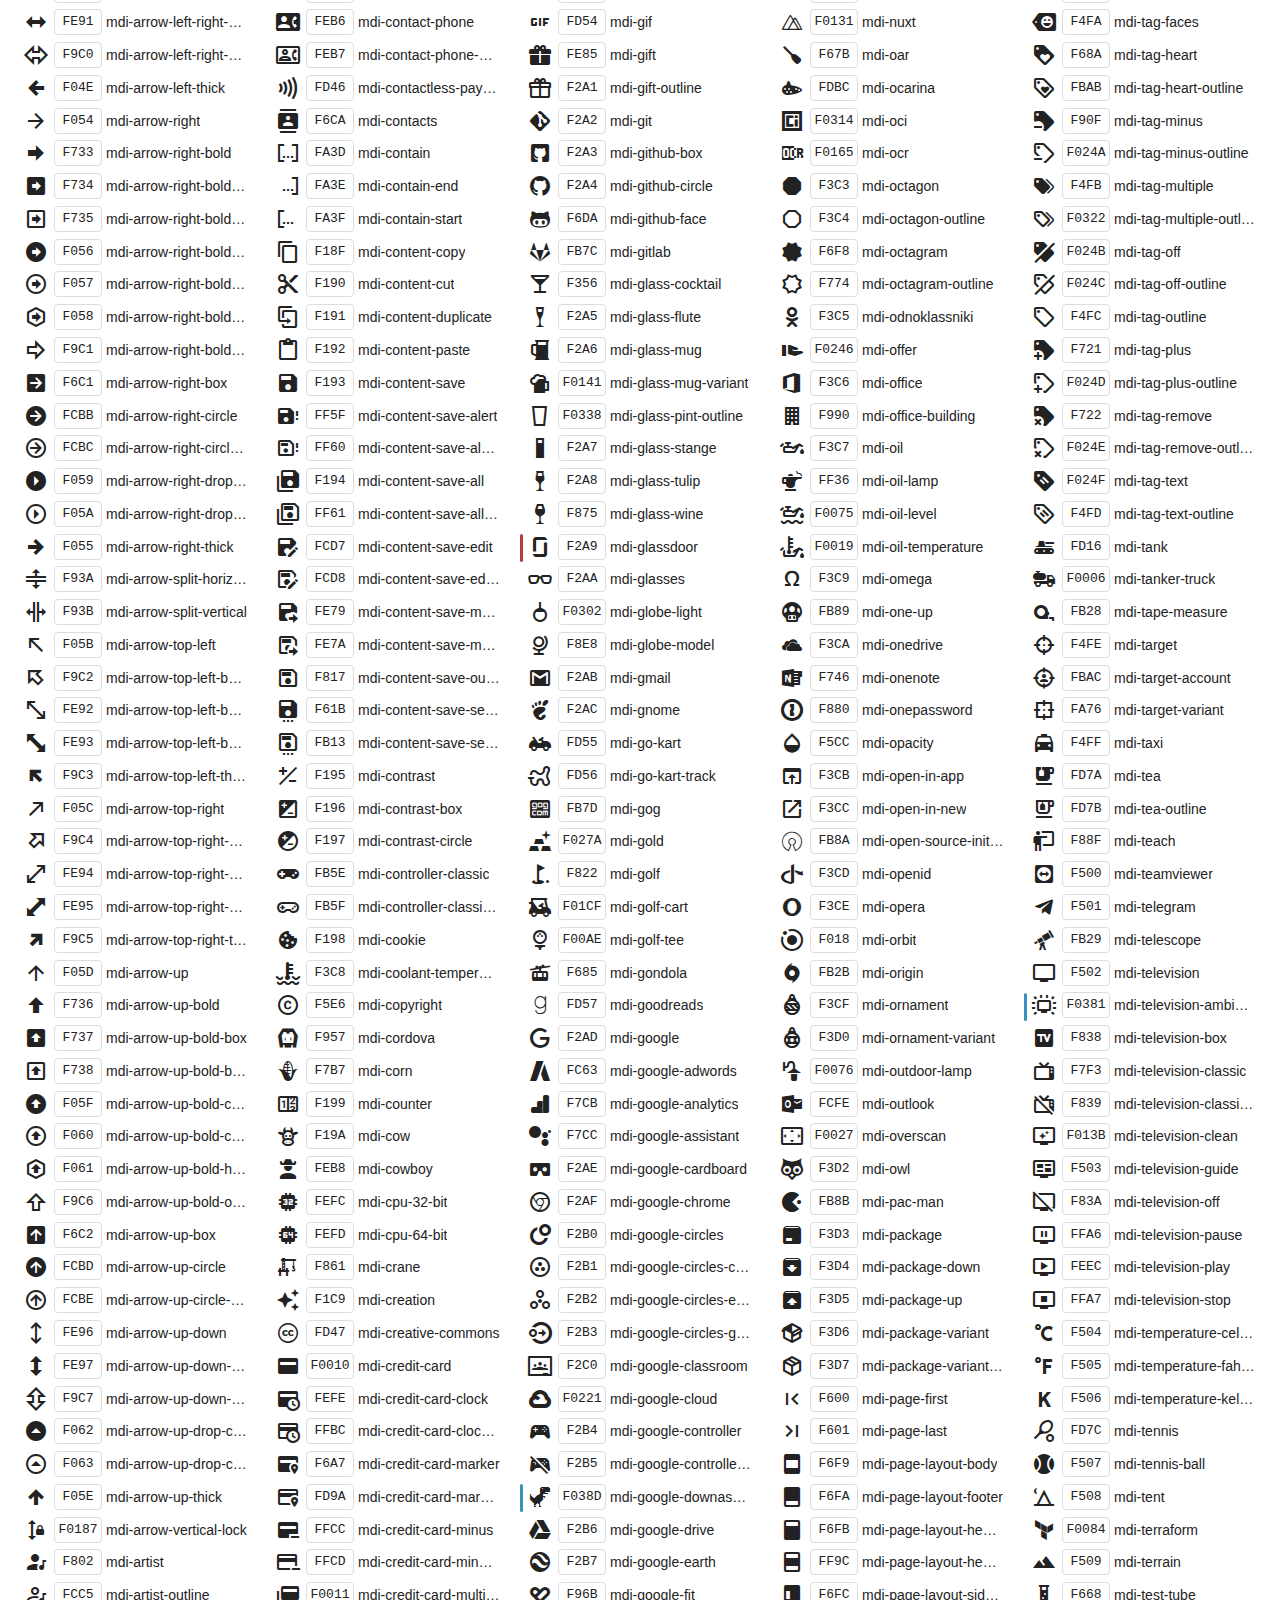
<file: libs/materialDesign/preview.html>
﻿<!doctype html>
<html lang="en">

<head>
    <meta charset="utf-8" />
    <meta name="google" content="notranslate">
    <title>Material Design Icons</title>
    <style>
        * {
            margin: 0;
            padding: 0;
        }

        body {
            margin: 0;
            padding: 0;
            background: #fff;
            color: #222;
        }

        h1,
        h2,
        h3,
        p,
        div,
        blockquote,
        footer {
            font-family: "Helvetica Neue", Arial, sans-serif;
        }

        h1 {
            padding: 20px 20px 16px 20px;
            font-size: 26px;
            line-height: 26px;
            font-weight: normal;
            color: #FFF;
            background-color: #2196F3;
        }

        h1 svg {
            vertical-align: middle;
            width: 26px;
            height: 26px;
            margin: 0 6px 4px 0;
        }

        h1 svg path {
            fill: #FFF;
        }

        h1 .version {
            font-size: 14px;
            background: #FFF;
            padding: 4px 10px;
            float: right;
            border-radius: 2px;
            margin: -3px 0 0 0;
            color: #666;
            font-weight: bold;
        }

        h1 .version::before {
            content: 'v';
        }

        h1 code {
            font-size: 20px;
            background: rgba(0, 0, 0, 0.5);
            padding: 4px 12px;
            border-radius: 3px;
            float: right;
            margin: -3px 10px 0 0;
            border: 1px solid transparent;
            cursor: pointer;
        }

        h1 code:hover {
            border: 1px solid #FFF;
        }

        h1 code svg {
            width: 24px;
            height: 24px;
            margin: -1px -4px 0 -2px
        }

        h2 {
            font-size: 18px;
            padding: 20px;
        }

        h2 small {
            color: #555;
            font-size: 0.8rem;
        }

        h2 small::before {
            content: '(';
        }

        h2 small::after {
            content: ')';
        }

        h2 span {
            position: relative;
        }

        h2.newicons span::before {
            position: absolute;
            content: ' ';
            width: 100%;
            height: 0.2rem;
            bottom: -0.25rem;
            background: #3C90BE;
            border-radius: 0.1rem;
        }

        h2.deprecatedicons span::before {
            position: absolute;
            content: ' ';
            width: 100%;
            height: 0.2rem;
            bottom: -0.25rem;
            background: #BE3C3C;
            border-radius: 0.1rem;
        }

        h3 {
            font-size: 14px;
            padding: 10px 20px 0 20px;
            font-weight: bold;
        }

        p {
            padding: 10px 20px;
        }

        p code {
            display: inline-block;
            vertical-align: middle;
            background: #F1F1F1;
            padding: 3px 5px;
            border-radius: 3px;
            border: 1px solid #DDD;
        }

        p i.mdi {
            vertical-align: middle;
            border-radius: 4px;
            display: inline-block;
        }

        p i.mdi.dark-demo {
            background: #333;
        }

        p.note {
            color: #999;
            font-size: 14px;
            padding: 0 20px 5px 20px;
        }

        p.deprecated {
            margin: -0.5rem 0 0.25rem 0;
        }

        p.extras {
            margin-top: -0.5rem;
        }

        div.icons {
            padding: 0 20px 10px 20px;
            -webkit-column-count: 5;
            -moz-column-count: 5;
            column-count: 5;
            -webkit-column-gap: 20px;
            -moz-column-gap: 20px;
            column-gap: 20px;
        }

        div.icons div {
            line-height: 2em;
        }

        div.icons div span {
            cursor: pointer;
            font-size: 14px;
            text-overflow: ellipsis;
            display: inline-block;
            max-width: calc(100% - 90px);
            overflow: hidden;
            vertical-align: middle;
            white-space: nowrap;
        }

        div.icons div code:hover,
        div.icons div span:hover,
        div.icons div i:hover {
            color: #3c90be;
        }

        div.icons div code:hover {
            border-color: #3c90be;
        }

        div.icons div code {
            border: 1px solid #DDD;
            width: 46px;
            margin-left: 2px;
            margin-right: 4px;
            border-radius: 4px;
            display: inline-block;
            vertical-align: middle;
            text-align: center;
            line-height: 24px;
            cursor: pointer;
        }

        div.icons div i {
            display: inline-block;
            width: 32px;
            height: 24px;
            text-align: center;
            vertical-align: middle;
            cursor: pointer;
            line-height: 24px;
        }

        div.icons .mdi::before {
            font-size: 24px;
        }

        div.icons div.new::before {
            content: ' ';
            width: 0.2rem;
            height: 1.75rem;
            position: absolute;
            margin-top: 0.25rem;
            margin-left: -0.25rem;
            background: #3C90BE;
            border-radius: 0.1rem;
        }

        div.icons div.deprecated::before {
            content: ' ';
            width: 0.2rem;
            height: 1.75rem;
            position: absolute;
            margin-top: 0.25rem;
            margin-left: -0.25rem;
            background: #BE3C3C;
            border-radius: 0.1rem;
        }

        pre {
            margin: 0 20px;
            font-family: Consolas, monospace;
            padding: 10px;
            border: 1px solid #DDD;
            background: #F1F1F1;
        }

        blockquote {
            position: relative;
            margin: 1rem 1rem 0 1rem;
            padding: 0.5rem 0.5rem 0.5rem 0.75rem;
        }

        blockquote.note::before {
            content: ' ';
            width: 0.25rem;
            height: 100%;
            background: #DDD;
            position: absolute;
            border-radius: 0.25rem;
            top: 0;
            left: 0;
        }

        blockquote.deprecated::before {
            content: ' ';
            width: 0.25rem;
            height: 100%;
            background: #BE3C3C;
            position: absolute;
            border-radius: 0.25rem;
            top: 0;
            left: 0;
        }

        div.copied {
            position: fixed;
            top: 100px;
            left: 50%;
            width: 200px;
            text-align: center;
            color: #3c763d;
            background-color: #dff0d8;
            border: 1px solid #d6e9c6;
            padding: 10px 15px;
            border-radius: 4px;
            margin-left: -100px;
            box-shadow: 0 0 10px rgba(0, 0, 0, 0.2);
        }

        div.examples {
            display: flex;
            flex-wrap: wrap;
            margin: 0.5rem 1.25rem;
        }

        div.examples > div {
            display: flex;
            margin-right: 0.5rem;
            margin-bottom: 0.5rem;
        }

        div.examples > div > div:first-child {
            display: flex;
            padding: 0.5rem;
            border-radius: 0.25rem;
            box-shadow: 0 0 0.25rem rgba(0, 0, 0, 0.4);
            background: #FFF;
            z-index: 1;
            align-items: center;
            justify-content: center;
        }

        div.examples > div > div:first-child + div {
            display: flex;
            margin-left: -0.25rem;
            padding: 0.5rem 0.75rem 0.5rem 1rem;
            background: #222;
            border-radius: 0 0.25rem 0.25rem 0;
        }

        div.examples > div > div:first-child + div > code {
            color: #FFF;
            align-self: center;
        }

        div.examples > div > div.dark:first-child {
            background: #444;
        }

        div.examples i {
            display: flex;
        }

        div.examples-size > div > div:first-child {
            min-width: 3rem;
        }

        footer {
            display: flex;
            padding: 20px;
            color: #666;
            border-top: 1px solid #DDD;
            background: #F1F1F1;
        }

        footer > div:first-child {
            flex: 1;
        }

        footer > div:last-child {
            text-align: right;
        }

        footer a {
            color: #e91e63;
            text-decoration: none;
        }

        footer a:hover {
            text-decoration: underline;
        }
    </style>
    <link href="css/materialdesignicons.min.css" media="all" rel="stylesheet" type="text/css" />
</head>

<body>
    <h1>
        <svg>
            <path d="M0,0H8V3H18V0H26V8H23V18H26V26H18V23H8V21H18V18H21V8H18V5H8V8H5V18H8V26H0V18H3V8H0V0M2,2V6H6V2H2M2,20V24H6V20H2M20,2V6H24V2H20M20,20V24H24V20H20Z"></path>
        </svg>
        Material Design Icons
        <span class="version">4.9.95</span>
        <code id="npm" title="Copy to Clipboard">
            <svg viewBox="0 0 24 24">
                <path d="M19,20H5V4H7V7H17V4H19M12,2A1,1 0 0,1 13,3A1,1 0 0,1 12,4A1,1 0 0,1 11,3A1,1 0 0,1 12,2M19,2H14.82C14.4,0.84 13.3,0 12,0C10.7,0 9.6,0.84 9.18,2H5A2,2 0 0,0 3,4V20A2,2 0 0,0 5,22H19A2,2 0 0,0 21,20V4A2,2 0 0,0 19,2Z" />
            </svg>
            npm install @mdi/font
        </code>
    </h1>

    <h2 class="usage">Usage</h2>
    <pre><code>&lt;span class=&quot;mdi mdi-<span id="name">name</span>&quot;&gt;&lt;/span&gt;</code></pre>

    <blockquote class="note">
        Click the icon, hex codepoint, or name below to copy the value to your clipboard.
    </blockquote>

    <h2 class="newicons"><span>New</span> Icons <small id="newIconsCount">-</small></h2>
    <div class="icons" id="newIcons"></div>

    <h2 class="icons">All Icons <small id="iconsCount">-</small></h2>
    <div class="icons" id="icons"></div>

    <h2 class="deprecatedicons"><span>Deprecated</span> Icons <small id="deprecatedIconsCount">-</small></h2>
    <p class="deprecated" id="deprecated">
        Deprecated icons will be removed in a future major release.
    </p>
    <div class="icons" id="deprecatedIcons"></div>

    <h2 class="extras">Extras</h2>

    <p class="extras">The helper CSS classes are listed below.</p>

    <section>
        <h3>Size</h3>

        <div class="examples examples-size">
            <div>
                <div>
                    <i class="mdi mdi-18px mdi-account"></i>
                </div>
                <div>
                    <code>mdi-18px</code>
                </div>
            </div>
            <div>
                <div>
                    <i class="mdi mdi-24px mdi-account"></i>
                </div>
                <div>
                    <code>mdi-24px</code>
                </div>
            </div>
            <div>
                <div>
                    <i class="mdi mdi-36px mdi-account"></i>
                </div>
                <div>
                    <code>mdi-36px</code>
                </div>
            </div>
            <div>
                <div>
                    <i class="mdi mdi-48px mdi-account"></i>
                </div>
                <div>
                    <code>mdi-48px</code>
                </div>
            </div>
        </div>
    </section>

    <h3>Rotate</h3>

    <div class="examples">
        <div>
            <div>
                <i class="mdi mdi-36px mdi-account"></i>
            </div>
        </div>
        <div>
            <div>
                <i class="mdi mdi-36px mdi-rotate-45 mdi-account"></i>
            </div>
            <div>
                <code>mdi-rotate-45</code> 
            </div>
        </div>
        <div>
            <div>
                <i class="mdi mdi-36px mdi-rotate-90 mdi-account"></i>
            </div>
            <div>
                <code>mdi-rotate-90</code>
            </div>
        </div>
        <div>
            <div>
                <i class="mdi mdi-36px mdi-rotate-135 mdi-account"></i>
            </div>
            <div>
                <code>mdi-rotate-135</code>
            </div>
        </div>
        <div>
            <div>
                <i class="mdi mdi-36px mdi-rotate-180 mdi-account"></i>
            </div>
            <div>
                <code>mdi-rotate-180</code>
            </div>
        </div>
        <div>
            <div>
                <i class="mdi mdi-36px mdi-rotate-225 mdi-account"></i>
            </div>
            <div>
                <code>mdi-rotate-225</code>
            </div>
        </div>
        <div>
            <div>
                <i class="mdi mdi-36px mdi-rotate-270 mdi-account"></i>
            </div>
            <div>
                <code>mdi-rotate-270</code>
            </div>
        </div>
        <div>
            <div>
                <i class="mdi mdi-36px mdi-rotate-315 mdi-account"></i>
            </div>
            <div>
                <code>mdi-rotate-315</code> 
            </div>
        </div>
    </div>

    <h3>Flip</h3>

    <div class="examples">
        <div>
            <div>
                <i class="mdi mdi-36px mdi-account-alert"></i>
            </div>
        </div>
        <div>
            <div>
                <i class="mdi mdi-36px mdi-flip-h mdi-account-alert"></i>
            </div>
            <div>
                <code>mdi-flip-h</code> 
            </div>
        </div>
        <div>
            <div>
                <i class="mdi mdi-36px mdi-flip-v mdi-account-alert"></i>
            </div>
            <div>
                <code>mdi-flip-v</code> 
            </div>
        </div>
    </div>

    <p class="note"><strong>Note:</strong> We do not include the ability to use <code>mdi-flip-*</code> and
        <code>mdi-rotate-*</code> at the same time.</p>

    <h3>Spin</h3>

    <div class="examples">
        <div>
            <div>
                <i class="mdi mdi-36px mdi-spin mdi-loading"></i>
            </div>
            <div>
                <code>mdi-spin</code>
            </div>
        </div>
        <div>
            <div>
                <i class="mdi mdi-36px mdi-spin mdi-star"></i>
            </div>
            <div>
                <code>mdi-spin</code>
            </div>
        </div>
    </div>

    <h3>Color</h3>

    <div class="examples">
        <div>
            <div class="dark">
                <i class="mdi mdi-36px mdi-light mdi-account dark-demo"></i>
            </div>
            <div>
                <code>mdi-light</code>
            </div>
        </div>
        <div>
            <div class="dark">
                <i class="mdi mdi-36px mdi-light mdi-inactive mdi-account dark-demo"></i>
            </div>
            <div>
                <code>mdi-light mdi-inactive</code>
            </div>
        </div>
        <div>
            <div>
                <i class="mdi mdi-36px mdi-dark mdi-account"></i>
            </div>
            <div>
                <code>mdi-dark</code>
            </div>
        </div>
        <div>
            <div>
                <i class="mdi mdi-36px mdi-dark mdi-inactive mdi-account"></i>
            </div>
            <div>
                <code>mdi-dark mdi-inactive</code> 
            </div>
        </div>
    </div>

    <footer>
        <div>
            Generated with <a href="https://npmjs.com/package/@mdi/font-build">@mdi/font-build</a>
            by <a href="http://MaterialDesignIcons.com/">MaterialDesignIcons.com</a>.
        </div>
        <div>
            <a href="https://www.npmjs.com/org/mdi" target="_blank">NPM @mdi Organization</a>
        </div>
    </footer>

    <script type="text/javascript">
        function isNew(icon) {
            return icon.version === '4.9.95';
        }
        function isDeprecated(icon) {
            return typeof icon.deprecated == 'undefined'
                ? false
                : icon.deprecated;
        }
        function copyText(text) {
            var copyFrom = document.createElement('textarea');
            copyFrom.setAttribute("style", "position:fixed;opacity:0;top:100px;left:100px;");
            copyFrom.value = text;
            document.body.appendChild(copyFrom);
            copyFrom.select();
            document.execCommand('copy');
            var copied = document.createElement('div');
            copied.setAttribute('class', 'copied');
            copied.appendChild(document.createTextNode('Copied to Clipboard'));
            document.body.appendChild(copied);
            setTimeout(function () {
                document.body.removeChild(copyFrom);
                document.body.removeChild(copied);
            }, 1500);
        };
        function getIconItem(icon, isNewIcon, isDeprecatedIcon) {
            var div = document.createElement('div'),
                i = document.createElement('i');
            i.className = 'mdi mdi-' + icon.name;
            div.appendChild(i);
            var code = document.createElement('code');
            code.appendChild(document.createTextNode(icon.hex));
            div.appendChild(code);
            var span = document.createElement('span');
            span.appendChild(document.createTextNode('mdi-' + icon.name));
            div.appendChild(span);
            span.onclick = function () {
                document.getElementById('name').innerHTML = icon.name;
            };
            i.onmouseup = function () {
                copyText(String.fromCodePoint(parseInt(icon.hex, 16)));
            };
            code.onmouseup = function () {
                copyText(icon.hex);
            };
            span.onmouseup = function () {
                copyText('mdi-' + icon.name);
            };
            if (isNewIcon) {
                div.className = 'new';
            }
            if (isDeprecatedIcon) {
                div.className = 'deprecated';
            }
            return div;
        }
        (function () {
            var iconsCount = 0;
            var newIconsCount = 0;
            var deprecatedIconsCount = 0;
            var icons = [{name:"ab-testing",hex:"F001C",version:"4.0.96"},{name:"abjad-arabic",hex:"F0353",version:"4.9.95"},{name:"abjad-hebrew",hex:"F0354",version:"4.9.95"},{name:"abugida-devanagari",hex:"F0355",version:"4.9.95"},{name:"abugida-thai",hex:"F0356",version:"4.9.95"},{name:"access-point",hex:"F002",version:"1.5.54"},{name:"access-point-network",hex:"F003",version:"1.5.54"},{name:"access-point-network-off",hex:"FBBD",version:"3.2.89"},{name:"account",hex:"F004",version:"1.5.54"},{name:"account-alert",hex:"F005",version:"1.5.54"},{name:"account-alert-outline",hex:"FB2C",version:"3.0.39"},{name:"account-arrow-left",hex:"FB2D",version:"3.0.39"},{name:"account-arrow-left-outline",hex:"FB2E",version:"3.0.39"},{name:"account-arrow-right",hex:"FB2F",version:"3.0.39"},{name:"account-arrow-right-outline",hex:"FB30",version:"3.0.39"},{name:"account-badge",hex:"FD83",version:"3.5.94"},{name:"account-badge-alert",hex:"FD84",version:"3.5.94"},{name:"account-badge-alert-outline",hex:"FD85",version:"3.5.94"},{name:"account-badge-horizontal",hex:"FDF0",version:"3.6.95"},{name:"account-badge-horizontal-outline",hex:"FDF1",version:"3.6.95"},{name:"account-badge-outline",hex:"FD86",version:"3.5.94"},{name:"account-box",hex:"F006",version:"1.5.54"},{name:"account-box-multiple",hex:"F933",version:"2.4.85"},{name:"account-box-multiple-outline",hex:"F002C",version:"4.1.95"},{name:"account-box-outline",hex:"F007",version:"1.5.54"},{name:"account-cancel",hex:"F030A",version:"4.8.95"},{name:"account-cancel-outline",hex:"F030B",version:"4.8.95"},{name:"account-card-details",hex:"F5D2",version:"1.5.54"},{name:"account-card-details-outline",hex:"FD87",version:"3.5.94"},{name:"account-cash",hex:"F00C2",version:"4.2.95"},{name:"account-cash-outline",hex:"F00C3",version:"4.2.95"},{name:"account-check",hex:"F008",version:"1.5.54"},{name:"account-check-outline",hex:"FBBE",version:"3.2.89"},{name:"account-child",hex:"FA88",version:"2.7.94"},{name:"account-child-circle",hex:"FA89",version:"2.7.94"},{name:"account-child-outline",hex:"F00F3",version:"4.3.95"},{name:"account-circle",hex:"F009",version:"1.5.54"},{name:"account-circle-outline",hex:"FB31",version:"3.0.39"},{name:"account-clock",hex:"FB32",version:"3.0.39"},{name:"account-clock-outline",hex:"FB33",version:"3.0.39"},{name:"account-cog",hex:"F039B",version:"4.9.95"},{name:"account-cog-outline",hex:"F039C",version:"4.9.95"},{name:"account-convert",hex:"F00A",version:"1.5.54"},{name:"account-convert-outline",hex:"F032C",version:"4.8.95"},{name:"account-details",hex:"F631",version:"1.6.50"},{name:"account-details-outline",hex:"F039D",version:"4.9.95"},{name:"account-edit",hex:"F6BB",version:"1.8.36"},{name:"account-edit-outline",hex:"F001D",version:"4.0.96"},{name:"account-group",hex:"F848",version:"2.1.99"},{name:"account-group-outline",hex:"FB34",version:"3.0.39"},{name:"account-heart",hex:"F898",version:"2.2.43"},{name:"account-heart-outline",hex:"FBBF",version:"3.2.89"},{name:"account-key",hex:"F00B",version:"1.5.54"},{name:"account-key-outline",hex:"FBC0",version:"3.2.89"},{name:"account-lock",hex:"F0189",version:"4.4.95"},{name:"account-lock-outline",hex:"F018A",version:"4.4.95"},{name:"account-minus",hex:"F00D",version:"1.5.54"},{name:"account-minus-outline",hex:"FAEB",version:"2.8.94"},{name:"account-multiple",hex:"F00E",version:"1.5.54"},{name:"account-multiple-check",hex:"F8C4",version:"2.3.50"},{name:"account-multiple-check-outline",hex:"F0229",version:"4.6.95"},{name:"account-multiple-minus",hex:"F5D3",version:"1.5.54"},{name:"account-multiple-minus-outline",hex:"FBC1",version:"3.2.89"},{name:"account-multiple-outline",hex:"F00F",version:"1.5.54"},{name:"account-multiple-plus",hex:"F010",version:"1.5.54"},{name:"account-multiple-plus-outline",hex:"F7FF",version:"2.1.19"},{name:"account-multiple-remove",hex:"F0235",version:"4.6.95"},{name:"account-multiple-remove-outline",hex:"F0236",version:"4.6.95"},{name:"account-network",hex:"F011",version:"1.5.54"},{name:"account-network-outline",hex:"FBC2",version:"3.2.89"},{name:"account-off",hex:"F012",version:"1.5.54"},{name:"account-off-outline",hex:"FBC3",version:"3.2.89"},{name:"account-outline",hex:"F013",version:"1.5.54"},{name:"account-plus",hex:"F014",version:"1.5.54"},{name:"account-plus-outline",hex:"F800",version:"2.1.19"},{name:"account-question",hex:"FB35",version:"3.0.39"},{name:"account-question-outline",hex:"FB36",version:"3.0.39"},{name:"account-remove",hex:"F015",version:"1.5.54"},{name:"account-remove-outline",hex:"FAEC",version:"2.8.94"},{name:"account-search",hex:"F016",version:"1.5.54"},{name:"account-search-outline",hex:"F934",version:"2.4.85"},{name:"account-settings",hex:"F630",version:"1.6.50"},{name:"account-settings-outline",hex:"F00F4",version:"4.3.95"},{name:"account-star",hex:"F017",version:"1.5.54"},{name:"account-star-outline",hex:"FBC4",version:"3.2.89"},{name:"account-supervisor",hex:"FA8A",version:"2.7.94"},{name:"account-supervisor-circle",hex:"FA8B",version:"2.7.94"},{name:"account-supervisor-outline",hex:"F0158",version:"4.4.95"},{name:"account-switch",hex:"F019",version:"1.5.54"},{name:"account-tie",hex:"FCBF",version:"3.3.92"},{name:"account-tie-outline",hex:"F00F5",version:"4.3.95"},{name:"account-tie-voice",hex:"F0333",version:"4.8.95"},{name:"account-tie-voice-off",hex:"F0335",version:"4.8.95"},{name:"account-tie-voice-off-outline",hex:"F0336",version:"4.8.95"},{name:"account-tie-voice-outline",hex:"F0334",version:"4.8.95"},{name:"accusoft",hex:"F849",version:"2.1.99",deprecated:true},{name:"adjust",hex:"F01A",version:"1.5.54"},{name:"adobe",hex:"F935",version:"2.4.85"},{name:"adobe-acrobat",hex:"FFBD",version:"4.0.96"},{name:"air-conditioner",hex:"F01B",version:"1.5.54"},{name:"air-filter",hex:"FD1F",version:"3.4.93"},{name:"air-horn",hex:"FD88",version:"3.5.94"},{name:"air-humidifier",hex:"F00C4",version:"4.2.95"},{name:"air-purifier",hex:"FD20",version:"3.4.93"},{name:"airbag",hex:"FBC5",version:"3.2.89"},{name:"airballoon",hex:"F01C",version:"1.5.54"},{name:"airballoon-outline",hex:"F002D",version:"4.1.95"},{name:"airplane",hex:"F01D",version:"1.5.54"},{name:"airplane-landing",hex:"F5D4",version:"1.5.54"},{name:"airplane-off",hex:"F01E",version:"1.5.54"},{name:"airplane-takeoff",hex:"F5D5",version:"1.5.54"},{name:"airplay",hex:"F01F",version:"1.5.54"},{name:"airport",hex:"F84A",version:"2.1.99"},{name:"alarm",hex:"F020",version:"1.5.54"},{name:"alarm-bell",hex:"F78D",version:"2.0.46"},{name:"alarm-check",hex:"F021",version:"1.5.54"},{name:"alarm-light",hex:"F78E",version:"2.0.46"},{name:"alarm-light-outline",hex:"FBC6",version:"3.2.89"},{name:"alarm-multiple",hex:"F022",version:"1.5.54"},{name:"alarm-note",hex:"FE8E",version:"3.7.94"},{name:"alarm-note-off",hex:"FE8F",version:"3.7.94"},{name:"alarm-off",hex:"F023",version:"1.5.54"},{name:"alarm-plus",hex:"F024",version:"1.5.54"},{name:"alarm-snooze",hex:"F68D",version:"1.7.12"},{name:"album",hex:"F025",version:"1.5.54"},{name:"alert",hex:"F026",version:"1.5.54"},{name:"alert-box",hex:"F027",version:"1.5.54"},{name:"alert-box-outline",hex:"FCC0",version:"3.3.92"},{name:"alert-circle",hex:"F028",version:"1.5.54"},{name:"alert-circle-check",hex:"F0218",version:"4.5.95"},{name:"alert-circle-check-outline",hex:"F0219",version:"4.5.95"},{name:"alert-circle-outline",hex:"F5D6",version:"1.5.54"},{name:"alert-decagram",hex:"F6BC",version:"1.8.36"},{name:"alert-decagram-outline",hex:"FCC1",version:"3.3.92"},{name:"alert-octagon",hex:"F029",version:"1.5.54"},{name:"alert-octagon-outline",hex:"FCC2",version:"3.3.92"},{name:"alert-octagram",hex:"F766",version:"1.9.32"},{name:"alert-octagram-outline",hex:"FCC3",version:"3.3.92"},{name:"alert-outline",hex:"F02A",version:"1.5.54"},{name:"alert-rhombus",hex:"F01F9",version:"4.5.95"},{name:"alert-rhombus-outline",hex:"F01FA",version:"4.5.95"},{name:"alien",hex:"F899",version:"2.2.43"},{name:"alien-outline",hex:"F00F6",version:"4.3.95"},{name:"align-horizontal-center",hex:"F01EE",version:"4.5.95"},{name:"align-horizontal-left",hex:"F01ED",version:"4.5.95"},{name:"align-horizontal-right",hex:"F01EF",version:"4.5.95"},{name:"align-vertical-bottom",hex:"F01F0",version:"4.5.95"},{name:"align-vertical-center",hex:"F01F1",version:"4.5.95"},{name:"align-vertical-top",hex:"F01F2",version:"4.5.95"},{name:"all-inclusive",hex:"F6BD",version:"1.8.36"},{name:"allergy",hex:"F0283",version:"4.7.95"},{name:"alpha",hex:"F02B",version:"1.5.54"},{name:"alpha-a",hex:"0041",version:"2.8.94"},{name:"alpha-a-box",hex:"FAED",version:"2.8.94"},{name:"alpha-a-box-outline",hex:"FBC7",version:"3.2.89"},{name:"alpha-a-circle",hex:"FBC8",version:"3.2.89"},{name:"alpha-a-circle-outline",hex:"FBC9",version:"3.2.89"},{name:"alpha-b",hex:"0042",version:"2.8.94"},{name:"alpha-b-box",hex:"FAEE",version:"2.8.94"},{name:"alpha-b-box-outline",hex:"FBCA",version:"3.2.89"},{name:"alpha-b-circle",hex:"FBCB",version:"3.2.89"},{name:"alpha-b-circle-outline",hex:"FBCC",version:"3.2.89"},{name:"alpha-c",hex:"0043",version:"2.8.94"},{name:"alpha-c-box",hex:"FAEF",version:"2.8.94"},{name:"alpha-c-box-outline",hex:"FBCD",version:"3.2.89"},{name:"alpha-c-circle",hex:"FBCE",version:"3.2.89"},{name:"alpha-c-circle-outline",hex:"FBCF",version:"3.2.89"},{name:"alpha-d",hex:"0044",version:"2.8.94"},{name:"alpha-d-box",hex:"FAF0",version:"2.8.94"},{name:"alpha-d-box-outline",hex:"FBD0",version:"3.2.89"},{name:"alpha-d-circle",hex:"FBD1",version:"3.2.89"},{name:"alpha-d-circle-outline",hex:"FBD2",version:"3.2.89"},{name:"alpha-e",hex:"0045",version:"2.8.94"},{name:"alpha-e-box",hex:"FAF1",version:"2.8.94"},{name:"alpha-e-box-outline",hex:"FBD3",version:"3.2.89"},{name:"alpha-e-circle",hex:"FBD4",version:"3.2.89"},{name:"alpha-e-circle-outline",hex:"FBD5",version:"3.2.89"},{name:"alpha-f",hex:"0046",version:"2.8.94"},{name:"alpha-f-box",hex:"FAF2",version:"2.8.94"},{name:"alpha-f-box-outline",hex:"FBD6",version:"3.2.89"},{name:"alpha-f-circle",hex:"FBD7",version:"3.2.89"},{name:"alpha-f-circle-outline",hex:"FBD8",version:"3.2.89"},{name:"alpha-g",hex:"0047",version:"2.8.94"},{name:"alpha-g-box",hex:"FAF3",version:"2.8.94"},{name:"alpha-g-box-outline",hex:"FBD9",version:"3.2.89"},{name:"alpha-g-circle",hex:"FBDA",version:"3.2.89"},{name:"alpha-g-circle-outline",hex:"FBDB",version:"3.2.89"},{name:"alpha-h",hex:"0048",version:"2.8.94"},{name:"alpha-h-box",hex:"FAF4",version:"2.8.94"},{name:"alpha-h-box-outline",hex:"FBDC",version:"3.2.89"},{name:"alpha-h-circle",hex:"FBDD",version:"3.2.89"},{name:"alpha-h-circle-outline",hex:"FBDE",version:"3.2.89"},{name:"alpha-i",hex:"0049",version:"2.8.94"},{name:"alpha-i-box",hex:"FAF5",version:"2.8.94"},{name:"alpha-i-box-outline",hex:"FBDF",version:"3.2.89"},{name:"alpha-i-circle",hex:"FBE0",version:"3.2.89"},{name:"alpha-i-circle-outline",hex:"FBE1",version:"3.2.89"},{name:"alpha-j",hex:"004A",version:"2.8.94"},{name:"alpha-j-box",hex:"FAF6",version:"2.8.94"},{name:"alpha-j-box-outline",hex:"FBE2",version:"3.2.89"},{name:"alpha-j-circle",hex:"FBE3",version:"3.2.89"},{name:"alpha-j-circle-outline",hex:"FBE4",version:"3.2.89"},{name:"alpha-k",hex:"004B",version:"2.8.94"},{name:"alpha-k-box",hex:"FAF7",version:"2.8.94"},{name:"alpha-k-box-outline",hex:"FBE5",version:"3.2.89"},{name:"alpha-k-circle",hex:"FBE6",version:"3.2.89"},{name:"alpha-k-circle-outline",hex:"FBE7",version:"3.2.89"},{name:"alpha-l",hex:"004C",version:"2.8.94"},{name:"alpha-l-box",hex:"FAF8",version:"2.8.94"},{name:"alpha-l-box-outline",hex:"FBE8",version:"3.2.89"},{name:"alpha-l-circle",hex:"FBE9",version:"3.2.89"},{name:"alpha-l-circle-outline",hex:"FBEA",version:"3.2.89"},{name:"alpha-m",hex:"004D",version:"2.8.94"},{name:"alpha-m-box",hex:"FAF9",version:"2.8.94"},{name:"alpha-m-box-outline",hex:"FBEB",version:"3.2.89"},{name:"alpha-m-circle",hex:"FBEC",version:"3.2.89"},{name:"alpha-m-circle-outline",hex:"FBED",version:"3.2.89"},{name:"alpha-n",hex:"004E",version:"2.8.94"},{name:"alpha-n-box",hex:"FAFA",version:"2.8.94"},{name:"alpha-n-box-outline",hex:"FBEE",version:"3.2.89"},{name:"alpha-n-circle",hex:"FBEF",version:"3.2.89"},{name:"alpha-n-circle-outline",hex:"FBF0",version:"3.2.89"},{name:"alpha-o",hex:"004F",version:"2.8.94"},{name:"alpha-o-box",hex:"FAFB",version:"2.8.94"},{name:"alpha-o-box-outline",hex:"FBF1",version:"3.2.89"},{name:"alpha-o-circle",hex:"FBF2",version:"3.2.89"},{name:"alpha-o-circle-outline",hex:"FBF3",version:"3.2.89"},{name:"alpha-p",hex:"0050",version:"2.8.94"},{name:"alpha-p-box",hex:"FAFC",version:"2.8.94"},{name:"alpha-p-box-outline",hex:"FBF4",version:"3.2.89"},{name:"alpha-p-circle",hex:"FBF5",version:"3.2.89"},{name:"alpha-p-circle-outline",hex:"FBF6",version:"3.2.89"},{name:"alpha-q",hex:"0051",version:"2.8.94"},{name:"alpha-q-box",hex:"FAFD",version:"2.8.94"},{name:"alpha-q-box-outline",hex:"FBF7",version:"3.2.89"},{name:"alpha-q-circle",hex:"FBF8",version:"3.2.89"},{name:"alpha-q-circle-outline",hex:"FBF9",version:"3.2.89"},{name:"alpha-r",hex:"0052",version:"2.8.94"},{name:"alpha-r-box",hex:"FAFE",version:"2.8.94"},{name:"alpha-r-box-outline",hex:"FBFA",version:"3.2.89"},{name:"alpha-r-circle",hex:"FBFB",version:"3.2.89"},{name:"alpha-r-circle-outline",hex:"FBFC",version:"3.2.89"},{name:"alpha-s",hex:"0053",version:"2.8.94"},{name:"alpha-s-box",hex:"FAFF",version:"2.8.94"},{name:"alpha-s-box-outline",hex:"FBFD",version:"3.2.89"},{name:"alpha-s-circle",hex:"FBFE",version:"3.2.89"},{name:"alpha-s-circle-outline",hex:"FBFF",version:"3.2.89"},{name:"alpha-t",hex:"0054",version:"2.8.94"},{name:"alpha-t-box",hex:"FB00",version:"2.8.94"},{name:"alpha-t-box-outline",hex:"FC00",version:"3.2.89"},{name:"alpha-t-circle",hex:"FC01",version:"3.2.89"},{name:"alpha-t-circle-outline",hex:"FC02",version:"3.2.89"},{name:"alpha-u",hex:"0055",version:"2.8.94"},{name:"alpha-u-box",hex:"FB01",version:"2.8.94"},{name:"alpha-u-box-outline",hex:"FC03",version:"3.2.89"},{name:"alpha-u-circle",hex:"FC04",version:"3.2.89"},{name:"alpha-u-circle-outline",hex:"FC05",version:"3.2.89"},{name:"alpha-v",hex:"0056",version:"2.8.94"},{name:"alpha-v-box",hex:"FB02",version:"2.8.94"},{name:"alpha-v-box-outline",hex:"FC06",version:"3.2.89"},{name:"alpha-v-circle",hex:"FC07",version:"3.2.89"},{name:"alpha-v-circle-outline",hex:"FC08",version:"3.2.89"},{name:"alpha-w",hex:"0057",version:"2.8.94"},{name:"alpha-w-box",hex:"FB03",version:"2.8.94"},{name:"alpha-w-box-outline",hex:"FC09",version:"3.2.89"},{name:"alpha-w-circle",hex:"FC0A",version:"3.2.89"},{name:"alpha-w-circle-outline",hex:"FC0B",version:"3.2.89"},{name:"alpha-x",hex:"0058",version:"2.8.94"},{name:"alpha-x-box",hex:"FB04",version:"2.8.94"},{name:"alpha-x-box-outline",hex:"FC0C",version:"3.2.89"},{name:"alpha-x-circle",hex:"FC0D",version:"3.2.89"},{name:"alpha-x-circle-outline",hex:"FC0E",version:"3.2.89"},{name:"alpha-y",hex:"0059",version:"2.8.94"},{name:"alpha-y-box",hex:"FB05",version:"2.8.94"},{name:"alpha-y-box-outline",hex:"FC0F",version:"3.2.89"},{name:"alpha-y-circle",hex:"FC10",version:"3.2.89"},{name:"alpha-y-circle-outline",hex:"FC11",version:"3.2.89"},{name:"alpha-z",hex:"005A",version:"2.8.94"},{name:"alpha-z-box",hex:"FB06",version:"2.8.94"},{name:"alpha-z-box-outline",hex:"FC12",version:"3.2.89"},{name:"alpha-z-circle",hex:"FC13",version:"3.2.89"},{name:"alpha-z-circle-outline",hex:"FC14",version:"3.2.89"},{name:"alphabet-aurebesh",hex:"F0357",version:"4.9.95"},{name:"alphabet-cyrillic",hex:"F0358",version:"4.9.95"},{name:"alphabet-greek",hex:"F0359",version:"4.9.95"},{name:"alphabet-latin",hex:"F035A",version:"4.9.95"},{name:"alphabet-piqad",hex:"F035B",version:"4.9.95"},{name:"alphabet-tengwar",hex:"F0362",version:"4.9.95"},{name:"alphabetical",hex:"F02C",version:"1.5.54"},{name:"alphabetical-off",hex:"F002E",version:"4.1.95"},{name:"alphabetical-variant",hex:"F002F",version:"4.1.95"},{name:"alphabetical-variant-off",hex:"F0030",version:"4.1.95"},{name:"altimeter",hex:"F5D7",version:"1.5.54"},{name:"amazon",hex:"F02D",version:"1.5.54"},{name:"amazon-alexa",hex:"F8C5",version:"2.3.50"},{name:"amazon-drive",hex:"F02E",version:"1.5.54"},{name:"ambulance",hex:"F02F",version:"1.5.54"},{name:"ammunition",hex:"FCC4",version:"3.3.92"},{name:"ampersand",hex:"FA8C",version:"2.7.94"},{name:"amplifier",hex:"F030",version:"1.5.54"},{name:"amplifier-off",hex:"F01E0",version:"4.5.95"},{name:"anchor",hex:"F031",version:"1.5.54"},{name:"android",hex:"F032",version:"1.5.54"},{name:"android-auto",hex:"FA8D",version:"2.7.94"},{name:"android-debug-bridge",hex:"F033",version:"1.5.54"},{name:"android-head",hex:"F78F",version:"2.0.46",deprecated:true},{name:"android-messages",hex:"FD21",version:"3.4.93"},{name:"android-studio",hex:"F034",version:"1.5.54"},{name:"angle-acute",hex:"F936",version:"2.4.85"},{name:"angle-obtuse",hex:"F937",version:"2.4.85"},{name:"angle-right",hex:"F938",version:"2.4.85"},{name:"angular",hex:"F6B1",version:"1.7.22"},{name:"angularjs",hex:"F6BE",version:"1.8.36"},{name:"animation",hex:"F5D8",version:"1.5.54"},{name:"animation-outline",hex:"FA8E",version:"2.7.94"},{name:"animation-play",hex:"F939",version:"2.4.85"},{name:"animation-play-outline",hex:"FA8F",version:"2.7.94"},{name:"ansible",hex:"F00C5",version:"4.2.95"},{name:"antenna",hex:"F0144",version:"4.3.95"},{name:"anvil",hex:"F89A",version:"2.2.43"},{name:"apache-kafka",hex:"F0031",version:"4.1.95"},{name:"api",hex:"F00C6",version:"4.2.95"},{name:"api-off",hex:"F0282",version:"4.6.95"},{name:"apple",hex:"F035",version:"1.5.54"},{name:"apple-finder",hex:"F036",version:"1.5.54"},{name:"apple-icloud",hex:"F038",version:"1.5.54"},{name:"apple-ios",hex:"F037",version:"1.5.54"},{name:"apple-keyboard-caps",hex:"F632",version:"1.6.50"},{name:"apple-keyboard-command",hex:"F633",version:"1.6.50"},{name:"apple-keyboard-control",hex:"F634",version:"1.6.50"},{name:"apple-keyboard-option",hex:"F635",version:"1.6.50"},{name:"apple-keyboard-shift",hex:"F636",version:"1.6.50"},{name:"apple-safari",hex:"F039",version:"1.5.54"},{name:"application",hex:"F614",version:"1.6.50"},{name:"application-export",hex:"FD89",version:"3.5.94"},{name:"application-import",hex:"FD8A",version:"3.5.94"},{name:"approximately-equal",hex:"FFBE",version:"4.0.96"},{name:"approximately-equal-box",hex:"FFBF",version:"4.0.96"},{name:"apps",hex:"F03B",version:"1.5.54"},{name:"apps-box",hex:"FD22",version:"3.4.93"},{name:"arch",hex:"F8C6",version:"2.3.50"},{name:"archive",hex:"F03C",version:"1.5.54"},{name:"archive-arrow-down",hex:"F0284",version:"4.7.95"},{name:"archive-arrow-down-outline",hex:"F0285",version:"4.7.95"},{name:"archive-arrow-up",hex:"F0286",version:"4.7.95"},{name:"archive-arrow-up-outline",hex:"F0287",version:"4.7.95"},{name:"archive-outline",hex:"F0239",version:"4.6.95"},{name:"arm-flex",hex:"F008F",version:"4.2.95"},{name:"arm-flex-outline",hex:"F0090",version:"4.2.95"},{name:"arrange-bring-forward",hex:"F03D",version:"1.5.54"},{name:"arrange-bring-to-front",hex:"F03E",version:"1.5.54"},{name:"arrange-send-backward",hex:"F03F",version:"1.5.54"},{name:"arrange-send-to-back",hex:"F040",version:"1.5.54"},{name:"arrow-all",hex:"F041",version:"1.5.54"},{name:"arrow-bottom-left",hex:"F042",version:"1.5.54"},{name:"arrow-bottom-left-bold-outline",hex:"F9B6",version:"2.5.94"},{name:"arrow-bottom-left-thick",hex:"F9B7",version:"2.5.94"},{name:"arrow-bottom-right",hex:"F043",version:"1.5.54"},{name:"arrow-bottom-right-bold-outline",hex:"F9B8",version:"2.5.94"},{name:"arrow-bottom-right-thick",hex:"F9B9",version:"2.5.94"},{name:"arrow-collapse",hex:"F615",version:"1.6.50"},{name:"arrow-collapse-all",hex:"F044",version:"1.5.54"},{name:"arrow-collapse-down",hex:"F791",version:"2.0.46"},{name:"arrow-collapse-horizontal",hex:"F84B",version:"2.1.99"},{name:"arrow-collapse-left",hex:"F792",version:"2.0.46"},{name:"arrow-collapse-right",hex:"F793",version:"2.0.46"},{name:"arrow-collapse-up",hex:"F794",version:"2.0.46"},{name:"arrow-collapse-vertical",hex:"F84C",version:"2.1.99"},{name:"arrow-decision",hex:"F9BA",version:"2.5.94"},{name:"arrow-decision-auto",hex:"F9BB",version:"2.5.94"},{name:"arrow-decision-auto-outline",hex:"F9BC",version:"2.5.94"},{name:"arrow-decision-outline",hex:"F9BD",version:"2.5.94"},{name:"arrow-down",hex:"F045",version:"1.5.54"},{name:"arrow-down-bold",hex:"F72D",version:"1.9.32"},{name:"arrow-down-bold-box",hex:"F72E",version:"1.9.32"},{name:"arrow-down-bold-box-outline",hex:"F72F",version:"1.9.32"},{name:"arrow-down-bold-circle",hex:"F047",version:"1.5.54"},{name:"arrow-down-bold-circle-outline",hex:"F048",version:"1.5.54"},{name:"arrow-down-bold-hexagon-outline",hex:"F049",version:"1.5.54"},{name:"arrow-down-bold-outline",hex:"F9BE",version:"2.5.94"},{name:"arrow-down-box",hex:"F6BF",version:"1.8.36"},{name:"arrow-down-circle",hex:"FCB7",version:"3.3.92"},{name:"arrow-down-circle-outline",hex:"FCB8",version:"3.3.92"},{name:"arrow-down-drop-circle",hex:"F04A",version:"1.5.54"},{name:"arrow-down-drop-circle-outline",hex:"F04B",version:"1.5.54"},{name:"arrow-down-thick",hex:"F046",version:"1.5.54"},{name:"arrow-expand",hex:"F616",version:"1.6.50"},{name:"arrow-expand-all",hex:"F04C",version:"1.5.54"},{name:"arrow-expand-down",hex:"F795",version:"2.0.46"},{name:"arrow-expand-horizontal",hex:"F84D",version:"2.1.99"},{name:"arrow-expand-left",hex:"F796",version:"2.0.46"},{name:"arrow-expand-right",hex:"F797",version:"2.0.46"},{name:"arrow-expand-up",hex:"F798",version:"2.0.46"},{name:"arrow-expand-vertical",hex:"F84E",version:"2.1.99"},{name:"arrow-horizontal-lock",hex:"F0186",version:"4.4.95"},{name:"arrow-left",hex:"F04D",version:"1.5.54"},{name:"arrow-left-bold",hex:"F730",version:"1.9.32"},{name:"arrow-left-bold-box",hex:"F731",version:"1.9.32"},{name:"arrow-left-bold-box-outline",hex:"F732",version:"1.9.32"},{name:"arrow-left-bold-circle",hex:"F04F",version:"1.5.54"},{name:"arrow-left-bold-circle-outline",hex:"F050",version:"1.5.54"},{name:"arrow-left-bold-hexagon-outline",hex:"F051",version:"1.5.54"},{name:"arrow-left-bold-outline",hex:"F9BF",version:"2.5.94"},{name:"arrow-left-box",hex:"F6C0",version:"1.8.36"},{name:"arrow-left-circle",hex:"FCB9",version:"3.3.92"},{name:"arrow-left-circle-outline",hex:"FCBA",version:"3.3.92"},{name:"arrow-left-drop-circle",hex:"F052",version:"1.5.54"},{name:"arrow-left-drop-circle-outline",hex:"F053",version:"1.5.54"},{name:"arrow-left-right",hex:"FE90",version:"3.7.94"},{name:"arrow-left-right-bold",hex:"FE91",version:"3.7.94"},{name:"arrow-left-right-bold-outline",hex:"F9C0",version:"2.5.94"},{name:"arrow-left-thick",hex:"F04E",version:"1.5.54"},{name:"arrow-right",hex:"F054",version:"1.5.54"},{name:"arrow-right-bold",hex:"F733",version:"1.9.32"},{name:"arrow-right-bold-box",hex:"F734",version:"1.9.32"},{name:"arrow-right-bold-box-outline",hex:"F735",version:"1.9.32"},{name:"arrow-right-bold-circle",hex:"F056",version:"1.5.54"},{name:"arrow-right-bold-circle-outline",hex:"F057",version:"1.5.54"},{name:"arrow-right-bold-hexagon-outline",hex:"F058",version:"1.5.54"},{name:"arrow-right-bold-outline",hex:"F9C1",version:"2.5.94"},{name:"arrow-right-box",hex:"F6C1",version:"1.8.36"},{name:"arrow-right-circle",hex:"FCBB",version:"3.3.92"},{name:"arrow-right-circle-outline",hex:"FCBC",version:"3.3.92"},{name:"arrow-right-drop-circle",hex:"F059",version:"1.5.54"},{name:"arrow-right-drop-circle-outline",hex:"F05A",version:"1.5.54"},{name:"arrow-right-thick",hex:"F055",version:"1.5.54"},{name:"arrow-split-horizontal",hex:"F93A",version:"2.4.85"},{name:"arrow-split-vertical",hex:"F93B",version:"2.4.85"},{name:"arrow-top-left",hex:"F05B",version:"1.5.54"},{name:"arrow-top-left-bold-outline",hex:"F9C2",version:"2.5.94"},{name:"arrow-top-left-bottom-right",hex:"FE92",version:"3.7.94"},{name:"arrow-top-left-bottom-right-bold",hex:"FE93",version:"3.7.94"},{name:"arrow-top-left-thick",hex:"F9C3",version:"2.5.94"},{name:"arrow-top-right",hex:"F05C",version:"1.5.54"},{name:"arrow-top-right-bold-outline",hex:"F9C4",version:"2.5.94"},{name:"arrow-top-right-bottom-left",hex:"FE94",version:"3.7.94"},{name:"arrow-top-right-bottom-left-bold",hex:"FE95",version:"3.7.94"},{name:"arrow-top-right-thick",hex:"F9C5",version:"2.5.94"},{name:"arrow-up",hex:"F05D",version:"1.5.54"},{name:"arrow-up-bold",hex:"F736",version:"1.9.32"},{name:"arrow-up-bold-box",hex:"F737",version:"1.9.32"},{name:"arrow-up-bold-box-outline",hex:"F738",version:"1.9.32"},{name:"arrow-up-bold-circle",hex:"F05F",version:"1.5.54"},{name:"arrow-up-bold-circle-outline",hex:"F060",version:"1.5.54"},{name:"arrow-up-bold-hexagon-outline",hex:"F061",version:"1.5.54"},{name:"arrow-up-bold-outline",hex:"F9C6",version:"2.5.94"},{name:"arrow-up-box",hex:"F6C2",version:"1.8.36"},{name:"arrow-up-circle",hex:"FCBD",version:"3.3.92"},{name:"arrow-up-circle-outline",hex:"FCBE",version:"3.3.92"},{name:"arrow-up-down",hex:"FE96",version:"3.7.94"},{name:"arrow-up-down-bold",hex:"FE97",version:"3.7.94"},{name:"arrow-up-down-bold-outline",hex:"F9C7",version:"2.5.94"},{name:"arrow-up-drop-circle",hex:"F062",version:"1.5.54"},{name:"arrow-up-drop-circle-outline",hex:"F063",version:"1.5.54"},{name:"arrow-up-thick",hex:"F05E",version:"1.5.54"},{name:"arrow-vertical-lock",hex:"F0187",version:"4.4.95"},{name:"artist",hex:"F802",version:"2.1.19"},{name:"artist-outline",hex:"FCC5",version:"3.3.92"},{name:"artstation",hex:"FB37",version:"3.0.39"},{name:"aspect-ratio",hex:"FA23",version:"2.6.95"},{name:"assistant",hex:"F064",version:"1.5.54"},{name:"asterisk",hex:"F6C3",version:"1.8.36"},{name:"at",hex:"F065",version:"1.5.54"},{name:"atlassian",hex:"F803",version:"2.1.19"},{name:"atm",hex:"FD23",version:"3.4.93"},{name:"atom",hex:"F767",version:"1.9.32"},{name:"atom-variant",hex:"FE98",version:"3.7.94"},{name:"attachment",hex:"F066",version:"1.5.54"},{name:"audio-video",hex:"F93C",version:"2.4.85"},{name:"audio-video-off",hex:"F01E1",version:"4.5.95"},{name:"audiobook",hex:"F067",version:"1.5.54"},{name:"augmented-reality",hex:"F84F",version:"2.1.99"},{name:"auto-download",hex:"F03A9",version:"4.9.95"},{name:"auto-fix",hex:"F068",version:"1.5.54"},{name:"auto-upload",hex:"F069",version:"1.5.54"},{name:"autorenew",hex:"F06A",version:"1.5.54"},{name:"av-timer",hex:"F06B",version:"1.5.54"},{name:"aws",hex:"FDF2",version:"3.6.95"},{name:"axe",hex:"F8C7",version:"2.3.50"},{name:"axis",hex:"FD24",version:"3.4.93"},{name:"axis-arrow",hex:"FD25",version:"3.4.93"},{name:"axis-arrow-lock",hex:"FD26",version:"3.4.93"},{name:"axis-lock",hex:"FD27",version:"3.4.93"},{name:"axis-x-arrow",hex:"FD28",version:"3.4.93"},{name:"axis-x-arrow-lock",hex:"FD29",version:"3.4.93"},{name:"axis-x-rotate-clockwise",hex:"FD2A",version:"3.4.93"},{name:"axis-x-rotate-counterclockwise",hex:"FD2B",version:"3.4.93"},{name:"axis-x-y-arrow-lock",hex:"FD2C",version:"3.4.93"},{name:"axis-y-arrow",hex:"FD2D",version:"3.4.93"},{name:"axis-y-arrow-lock",hex:"FD2E",version:"3.4.93"},{name:"axis-y-rotate-clockwise",hex:"FD2F",version:"3.4.93"},{name:"axis-y-rotate-counterclockwise",hex:"FD30",version:"3.4.93"},{name:"axis-z-arrow",hex:"FD31",version:"3.4.93"},{name:"axis-z-arrow-lock",hex:"FD32",version:"3.4.93"},{name:"axis-z-rotate-clockwise",hex:"FD33",version:"3.4.93"},{name:"axis-z-rotate-counterclockwise",hex:"FD34",version:"3.4.93"},{name:"azure",hex:"F804",version:"2.1.19"},{name:"azure-devops",hex:"F0091",version:"4.2.95"},{name:"babel",hex:"FA24",version:"2.6.95"},{name:"baby",hex:"F06C",version:"1.5.54"},{name:"baby-bottle",hex:"FF56",version:"3.9.97"},{name:"baby-bottle-outline",hex:"FF57",version:"3.9.97"},{name:"baby-carriage",hex:"F68E",version:"1.7.12"},{name:"baby-carriage-off",hex:"FFC0",version:"4.0.96"},{name:"baby-face",hex:"FE99",version:"3.7.94"},{name:"baby-face-outline",hex:"FE9A",version:"3.7.94"},{name:"backburger",hex:"F06D",version:"1.5.54"},{name:"backspace",hex:"F06E",version:"1.5.54"},{name:"backspace-outline",hex:"FB38",version:"3.0.39"},{name:"backspace-reverse",hex:"FE9B",version:"3.7.94"},{name:"backspace-reverse-outline",hex:"FE9C",version:"3.7.94"},{name:"backup-restore",hex:"F06F",version:"1.5.54"},{name:"bacteria",hex:"FEF2",version:"3.8.95"},{name:"bacteria-outline",hex:"FEF3",version:"3.8.95"},{name:"badminton",hex:"F850",version:"2.1.99"},{name:"bag-carry-on",hex:"FF58",version:"3.9.97"},{name:"bag-carry-on-check",hex:"FD41",version:"3.4.93"},{name:"bag-carry-on-off",hex:"FF59",version:"3.9.97"},{name:"bag-checked",hex:"FF5A",version:"3.9.97"},{name:"bag-personal",hex:"FDF3",version:"3.6.95"},{name:"bag-personal-off",hex:"FDF4",version:"3.6.95"},{name:"bag-personal-off-outline",hex:"FDF5",version:"3.6.95"},{name:"bag-personal-outline",hex:"FDF6",version:"3.6.95"},{name:"baguette",hex:"FF5B",version:"3.9.97"},{name:"balloon",hex:"FA25",version:"2.6.95"},{name:"ballot",hex:"F9C8",version:"2.5.94"},{name:"ballot-outline",hex:"F9C9",version:"2.5.94"},{name:"ballot-recount",hex:"FC15",version:"3.2.89"},{name:"ballot-recount-outline",hex:"FC16",version:"3.2.89"},{name:"bandage",hex:"FD8B",version:"3.5.94"},{name:"bandcamp",hex:"F674",version:"1.7.12"},{name:"bank",hex:"F070",version:"1.5.54"},{name:"bank-minus",hex:"FD8C",version:"3.5.94"},{name:"bank-outline",hex:"FE9D",version:"3.7.94"},{name:"bank-plus",hex:"FD8D",version:"3.5.94"},{name:"bank-remove",hex:"FD8E",version:"3.5.94"},{name:"bank-transfer",hex:"FA26",version:"2.6.95"},{name:"bank-transfer-in",hex:"FA27",version:"2.6.95"},{name:"bank-transfer-out",hex:"FA28",version:"2.6.95"},{name:"barcode",hex:"F071",version:"1.5.54"},{name:"barcode-off",hex:"F0261",version:"4.6.95"},{name:"barcode-scan",hex:"F072",version:"1.5.54"},{name:"barley",hex:"F073",version:"1.5.54"},{name:"barley-off",hex:"FB39",version:"3.0.39"},{name:"barn",hex:"FB3A",version:"3.0.39"},{name:"barrel",hex:"F074",version:"1.5.54"},{name:"baseball",hex:"F851",version:"2.1.99"},{name:"baseball-bat",hex:"F852",version:"2.1.99"},{name:"basecamp",hex:"F075",version:"1.5.54",deprecated:true},{name:"bash",hex:"F01AE",version:"4.4.95"},{name:"basket",hex:"F076",version:"1.5.54"},{name:"basket-fill",hex:"F077",version:"1.5.54"},{name:"basket-outline",hex:"F01AC",version:"4.4.95"},{name:"basket-unfill",hex:"F078",version:"1.5.54"},{name:"basketball",hex:"F805",version:"2.1.19"},{name:"basketball-hoop",hex:"FC17",version:"3.2.89"},{name:"basketball-hoop-outline",hex:"FC18",version:"3.2.89"},{name:"bat",hex:"FB3B",version:"3.0.39"},{name:"battery",hex:"F079",version:"1.5.54"},{name:"battery-10",hex:"F07A",version:"1.5.54"},{name:"battery-10-bluetooth",hex:"F93D",version:"2.4.85"},{name:"battery-20",hex:"F07B",version:"1.5.54"},{name:"battery-20-bluetooth",hex:"F93E",version:"2.4.85"},{name:"battery-30",hex:"F07C",version:"1.5.54"},{name:"battery-30-bluetooth",hex:"F93F",version:"2.4.85"},{name:"battery-40",hex:"F07D",version:"1.5.54"},{name:"battery-40-bluetooth",hex:"F940",version:"2.4.85"},{name:"battery-50",hex:"F07E",version:"1.5.54"},{name:"battery-50-bluetooth",hex:"F941",version:"2.4.85"},{name:"battery-60",hex:"F07F",version:"1.5.54"},{name:"battery-60-bluetooth",hex:"F942",version:"2.4.85"},{name:"battery-70",hex:"F080",version:"1.5.54"},{name:"battery-70-bluetooth",hex:"F943",version:"2.4.85"},{name:"battery-80",hex:"F081",version:"1.5.54"},{name:"battery-80-bluetooth",hex:"F944",version:"2.4.85"},{name:"battery-90",hex:"F082",version:"1.5.54"},{name:"battery-90-bluetooth",hex:"F945",version:"2.4.85"},{name:"battery-alert",hex:"F083",version:"1.5.54"},{name:"battery-alert-bluetooth",hex:"F946",version:"2.4.85"},{name:"battery-alert-variant",hex:"F00F7",version:"4.3.95"},{name:"battery-alert-variant-outline",hex:"F00F8",version:"4.3.95"},{name:"battery-bluetooth",hex:"F947",version:"2.4.85"},{name:"battery-bluetooth-variant",hex:"F948",version:"2.4.85"},{name:"battery-charging",hex:"F084",version:"1.5.54"},{name:"battery-charging-10",hex:"F89B",version:"2.2.43"},{name:"battery-charging-100",hex:"F085",version:"1.5.54"},{name:"battery-charging-20",hex:"F086",version:"1.5.54"},{name:"battery-charging-30",hex:"F087",version:"1.5.54"},{name:"battery-charging-40",hex:"F088",version:"1.5.54"},{name:"battery-charging-50",hex:"F89C",version:"2.2.43"},{name:"battery-charging-60",hex:"F089",version:"1.5.54"},{name:"battery-charging-70",hex:"F89D",version:"2.2.43"},{name:"battery-charging-80",hex:"F08A",version:"1.5.54"},{name:"battery-charging-90",hex:"F08B",version:"1.5.54"},{name:"battery-charging-high",hex:"F02D1",version:"4.7.95"},{name:"battery-charging-low",hex:"F02CF",version:"4.7.95"},{name:"battery-charging-medium",hex:"F02D0",version:"4.7.95"},{name:"battery-charging-outline",hex:"F89E",version:"2.2.43"},{name:"battery-charging-wireless",hex:"F806",version:"2.1.19"},{name:"battery-charging-wireless-10",hex:"F807",version:"2.1.19"},{name:"battery-charging-wireless-20",hex:"F808",version:"2.1.19"},{name:"battery-charging-wireless-30",hex:"F809",version:"2.1.19"},{name:"battery-charging-wireless-40",hex:"F80A",version:"2.1.19"},{name:"battery-charging-wireless-50",hex:"F80B",version:"2.1.19"},{name:"battery-charging-wireless-60",hex:"F80C",version:"2.1.19"},{name:"battery-charging-wireless-70",hex:"F80D",version:"2.1.19"},{name:"battery-charging-wireless-80",hex:"F80E",version:"2.1.19"},{name:"battery-charging-wireless-90",hex:"F80F",version:"2.1.19"},{name:"battery-charging-wireless-alert",hex:"F810",version:"2.1.19"},{name:"battery-charging-wireless-outline",hex:"F811",version:"2.1.19"},{name:"battery-heart",hex:"F023A",version:"4.6.95"},{name:"battery-heart-outline",hex:"F023B",version:"4.6.95"},{name:"battery-heart-variant",hex:"F023C",version:"4.6.95"},{name:"battery-high",hex:"F02CE",version:"4.7.95"},{name:"battery-low",hex:"F02CC",version:"4.7.95"},{name:"battery-medium",hex:"F02CD",version:"4.7.95"},{name:"battery-minus",hex:"F08C",version:"1.5.54"},{name:"battery-negative",hex:"F08D",version:"1.5.54"},{name:"battery-off",hex:"F0288",version:"4.7.95"},{name:"battery-off-outline",hex:"F0289",version:"4.7.95"},{name:"battery-outline",hex:"F08E",version:"1.5.54"},{name:"battery-plus",hex:"F08F",version:"1.5.54"},{name:"battery-positive",hex:"F090",version:"1.5.54"},{name:"battery-unknown",hex:"F091",version:"1.5.54"},{name:"battery-unknown-bluetooth",hex:"F949",version:"2.4.85"},{name:"battlenet",hex:"FB3C",version:"3.0.39"},{name:"beach",hex:"F092",version:"1.5.54"},{name:"beaker",hex:"FCC6",version:"3.3.92"},{name:"beaker-alert",hex:"F0254",version:"4.6.95"},{name:"beaker-alert-outline",hex:"F0255",version:"4.6.95"},{name:"beaker-check",hex:"F0256",version:"4.6.95"},{name:"beaker-check-outline",hex:"F0257",version:"4.6.95"},{name:"beaker-minus",hex:"F0258",version:"4.6.95"},{name:"beaker-minus-outline",hex:"F0259",version:"4.6.95"},{name:"beaker-outline",hex:"F68F",version:"1.7.12"},{name:"beaker-plus",hex:"F025A",version:"4.6.95"},{name:"beaker-plus-outline",hex:"F025B",version:"4.6.95"},{name:"beaker-question",hex:"F025C",version:"4.6.95"},{name:"beaker-question-outline",hex:"F025D",version:"4.6.95"},{name:"beaker-remove",hex:"F025E",version:"4.6.95"},{name:"beaker-remove-outline",hex:"F025F",version:"4.6.95"},{name:"beats",hex:"F097",version:"1.5.54",deprecated:true},{name:"bed-double",hex:"F0092",version:"4.2.95"},{name:"bed-double-outline",hex:"F0093",version:"4.2.95"},{name:"bed-empty",hex:"F89F",version:"2.2.43"},{name:"bed-king",hex:"F0094",version:"4.2.95"},{name:"bed-king-outline",hex:"F0095",version:"4.2.95"},{name:"bed-queen",hex:"F0096",version:"4.2.95"},{name:"bed-queen-outline",hex:"F0097",version:"4.2.95"},{name:"bed-single",hex:"F0098",version:"4.2.95"},{name:"bed-single-outline",hex:"F0099",version:"4.2.95"},{name:"bee",hex:"FFC1",version:"4.0.96"},{name:"bee-flower",hex:"FFC2",version:"4.0.96"},{name:"beehive-outline",hex:"F00F9",version:"4.3.95"},{name:"beer",hex:"F098",version:"1.5.54"},{name:"beer-outline",hex:"F0337",version:"4.8.95"},{name:"behance",hex:"F099",version:"1.5.54",deprecated:true},{name:"bell",hex:"F09A",version:"1.5.54"},{name:"bell-alert",hex:"FD35",version:"3.4.93"},{name:"bell-alert-outline",hex:"FE9E",version:"3.7.94"},{name:"bell-check",hex:"F0210",version:"4.5.95"},{name:"bell-check-outline",hex:"F0211",version:"4.5.95"},{name:"bell-circle",hex:"FD36",version:"3.4.93"},{name:"bell-circle-outline",hex:"FD37",version:"3.4.93"},{name:"bell-off",hex:"F09B",version:"1.5.54"},{name:"bell-off-outline",hex:"FA90",version:"2.7.94"},{name:"bell-outline",hex:"F09C",version:"1.5.54"},{name:"bell-plus",hex:"F09D",version:"1.5.54"},{name:"bell-plus-outline",hex:"FA91",version:"2.7.94"},{name:"bell-ring",hex:"F09E",version:"1.5.54"},{name:"bell-ring-outline",hex:"F09F",version:"1.5.54"},{name:"bell-sleep",hex:"F0A0",version:"1.5.54"},{name:"bell-sleep-outline",hex:"FA92",version:"2.7.94"},{name:"beta",hex:"F0A1",version:"1.5.54"},{name:"betamax",hex:"F9CA",version:"2.5.94"},{name:"biathlon",hex:"FDF7",version:"3.6.95"},{name:"bible",hex:"F0A2",version:"1.5.54"},{name:"bicycle",hex:"F00C7",version:"4.2.95"},{name:"bicycle-basket",hex:"F0260",version:"4.6.95"},{name:"bike",hex:"F0A3",version:"1.5.54"},{name:"bike-fast",hex:"F014A",version:"4.3.95"},{name:"billboard",hex:"F0032",version:"4.1.95"},{name:"billiards",hex:"FB3D",version:"3.0.39"},{name:"billiards-rack",hex:"FB3E",version:"3.0.39"},{name:"bing",hex:"F0A4",version:"1.5.54"},{name:"binoculars",hex:"F0A5",version:"1.5.54"},{name:"bio",hex:"F0A6",version:"1.5.54"},{name:"biohazard",hex:"F0A7",version:"1.5.54"},{name:"bitbucket",hex:"F0A8",version:"1.5.54"},{name:"bitcoin",hex:"F812",version:"2.1.19"},{name:"black-mesa",hex:"F0A9",version:"1.5.54"},{name:"blackberry",hex:"F0AA",version:"1.5.54",deprecated:true},{name:"blender",hex:"FCC7",version:"3.3.92"},{name:"blender-software",hex:"F0AB",version:"1.5.54"},{name:"blinds",hex:"F0AC",version:"1.5.54"},{name:"blinds-open",hex:"F0033",version:"4.1.95"},{name:"block-helper",hex:"F0AD",version:"1.5.54"},{name:"blogger",hex:"F0AE",version:"1.5.54"},{name:"blood-bag",hex:"FCC8",version:"3.3.92"},{name:"bluetooth",hex:"F0AF",version:"1.5.54"},{name:"bluetooth-audio",hex:"F0B0",version:"1.5.54"},{name:"bluetooth-connect",hex:"F0B1",version:"1.5.54"},{name:"bluetooth-off",hex:"F0B2",version:"1.5.54"},{name:"bluetooth-settings",hex:"F0B3",version:"1.5.54"},{name:"bluetooth-transfer",hex:"F0B4",version:"1.5.54"},{name:"blur",hex:"F0B5",version:"1.5.54"},{name:"blur-linear",hex:"F0B6",version:"1.5.54"},{name:"blur-off",hex:"F0B7",version:"1.5.54"},{name:"blur-radial",hex:"F0B8",version:"1.5.54"},{name:"bolnisi-cross",hex:"FCC9",version:"3.3.92"},{name:"bolt",hex:"FD8F",version:"3.5.94"},{name:"bomb",hex:"F690",version:"1.7.12"},{name:"bomb-off",hex:"F6C4",version:"1.8.36"},{name:"bone",hex:"F0B9",version:"1.5.54"},{name:"book",hex:"F0BA",version:"1.5.54"},{name:"book-information-variant",hex:"F009A",version:"4.2.95"},{name:"book-lock",hex:"F799",version:"2.0.46"},{name:"book-lock-open",hex:"F79A",version:"2.0.46"},{name:"book-minus",hex:"F5D9",version:"1.5.54"},{name:"book-minus-multiple",hex:"FA93",version:"2.7.94"},{name:"book-multiple",hex:"F0BB",version:"1.5.54"},{name:"book-open",hex:"F0BD",version:"1.5.54"},{name:"book-open-outline",hex:"FB3F",version:"3.0.39"},{name:"book-open-page-variant",hex:"F5DA",version:"1.5.54"},{name:"book-open-variant",hex:"F0BE",version:"1.5.54"},{name:"book-outline",hex:"FB40",version:"3.0.39"},{name:"book-play",hex:"FE9F",version:"3.7.94"},{name:"book-play-outline",hex:"FEA0",version:"3.7.94"},{name:"book-plus",hex:"F5DB",version:"1.5.54"},{name:"book-plus-multiple",hex:"FA94",version:"2.7.94"},{name:"book-remove",hex:"FA96",version:"2.7.94"},{name:"book-remove-multiple",hex:"FA95",version:"2.7.94"},{name:"book-search",hex:"FEA1",version:"3.7.94"},{name:"book-search-outline",hex:"FEA2",version:"3.7.94"},{name:"book-variant",hex:"F0BF",version:"1.5.54"},{name:"book-variant-multiple",hex:"F0BC",version:"1.5.54"},{name:"bookmark",hex:"F0C0",version:"1.5.54"},{name:"bookmark-check",hex:"F0C1",version:"1.5.54"},{name:"bookmark-check-outline",hex:"F03A6",version:"4.9.95"},{name:"bookmark-minus",hex:"F9CB",version:"2.5.94"},{name:"bookmark-minus-outline",hex:"F9CC",version:"2.5.94"},{name:"bookmark-multiple",hex:"FDF8",version:"3.6.95"},{name:"bookmark-multiple-outline",hex:"FDF9",version:"3.6.95"},{name:"bookmark-music",hex:"F0C2",version:"1.5.54"},{name:"bookmark-music-outline",hex:"F03A4",version:"4.9.95"},{name:"bookmark-off",hex:"F9CD",version:"2.5.94"},{name:"bookmark-off-outline",hex:"F9CE",version:"2.5.94"},{name:"bookmark-outline",hex:"F0C3",version:"1.5.54"},{name:"bookmark-plus",hex:"F0C5",version:"1.5.54"},{name:"bookmark-plus-outline",hex:"F0C4",version:"1.5.54"},{name:"bookmark-remove",hex:"F0C6",version:"1.5.54"},{name:"bookmark-remove-outline",hex:"F03A5",version:"4.9.95"},{name:"bookshelf",hex:"F028A",version:"4.7.95"},{name:"boom-gate",hex:"FEA3",version:"3.7.94"},{name:"boom-gate-alert",hex:"FEA4",version:"3.7.94"},{name:"boom-gate-alert-outline",hex:"FEA5",version:"3.7.94"},{name:"boom-gate-down",hex:"FEA6",version:"3.7.94"},{name:"boom-gate-down-outline",hex:"FEA7",version:"3.7.94"},{name:"boom-gate-outline",hex:"FEA8",version:"3.7.94"},{name:"boom-gate-up",hex:"FEA9",version:"3.7.94"},{name:"boom-gate-up-outline",hex:"FEAA",version:"3.7.94"},{name:"boombox",hex:"F5DC",version:"1.5.54"},{name:"boomerang",hex:"F00FA",version:"4.3.95"},{name:"bootstrap",hex:"F6C5",version:"1.8.36"},{name:"border-all",hex:"F0C7",version:"1.5.54"},{name:"border-all-variant",hex:"F8A0",version:"2.2.43"},{name:"border-bottom",hex:"F0C8",version:"1.5.54"},{name:"border-bottom-variant",hex:"F8A1",version:"2.2.43"},{name:"border-color",hex:"F0C9",version:"1.5.54"},{name:"border-horizontal",hex:"F0CA",version:"1.5.54"},{name:"border-inside",hex:"F0CB",version:"1.5.54"},{name:"border-left",hex:"F0CC",version:"1.5.54"},{name:"border-left-variant",hex:"F8A2",version:"2.2.43"},{name:"border-none",hex:"F0CD",version:"1.5.54"},{name:"border-none-variant",hex:"F8A3",version:"2.2.43"},{name:"border-outside",hex:"F0CE",version:"1.5.54"},{name:"border-right",hex:"F0CF",version:"1.5.54"},{name:"border-right-variant",hex:"F8A4",version:"2.2.43"},{name:"border-style",hex:"F0D0",version:"1.5.54"},{name:"border-top",hex:"F0D1",version:"1.5.54"},{name:"border-top-variant",hex:"F8A5",version:"2.2.43"},{name:"border-vertical",hex:"F0D2",version:"1.5.54"},{name:"bottle-soda",hex:"F009B",version:"4.2.95"},{name:"bottle-soda-classic",hex:"F009C",version:"4.2.95"},{name:"bottle-soda-classic-outline",hex:"F038E",version:"4.9.95"},{name:"bottle-soda-outline",hex:"F009D",version:"4.2.95"},{name:"bottle-tonic",hex:"F0159",version:"4.4.95"},{name:"bottle-tonic-outline",hex:"F015A",version:"4.4.95"},{name:"bottle-tonic-plus",hex:"F015B",version:"4.4.95"},{name:"bottle-tonic-plus-outline",hex:"F015C",version:"4.4.95"},{name:"bottle-tonic-skull",hex:"F015D",version:"4.4.95"},{name:"bottle-tonic-skull-outline",hex:"F015E",version:"4.4.95"},{name:"bottle-wine",hex:"F853",version:"2.1.99"},{name:"bottle-wine-outline",hex:"F033B",version:"4.8.95"},{name:"bow-tie",hex:"F677",version:"1.7.12"},{name:"bowl",hex:"F617",version:"1.6.50"},{name:"bowling",hex:"F0D3",version:"1.5.54"},{name:"box",hex:"F0D4",version:"1.5.54"},{name:"box-cutter",hex:"F0D5",version:"1.5.54"},{name:"box-shadow",hex:"F637",version:"1.6.50"},{name:"boxing-glove",hex:"FB41",version:"3.0.39"},{name:"braille",hex:"F9CF",version:"2.5.94"},{name:"brain",hex:"F9D0",version:"2.5.94"},{name:"bread-slice",hex:"FCCA",version:"3.3.92"},{name:"bread-slice-outline",hex:"FCCB",version:"3.3.92"},{name:"bridge",hex:"F618",version:"1.6.50"},{name:"briefcase",hex:"F0D6",version:"1.5.54"},{name:"briefcase-account",hex:"FCCC",version:"3.3.92"},{name:"briefcase-account-outline",hex:"FCCD",version:"3.3.92"},{name:"briefcase-check",hex:"F0D7",version:"1.5.54"},{name:"briefcase-check-outline",hex:"F0349",version:"4.8.95"},{name:"briefcase-clock",hex:"F00FB",version:"4.3.95"},{name:"briefcase-clock-outline",hex:"F00FC",version:"4.3.95"},{name:"briefcase-download",hex:"F0D8",version:"1.5.54"},{name:"briefcase-download-outline",hex:"FC19",version:"3.2.89"},{name:"briefcase-edit",hex:"FA97",version:"2.7.94"},{name:"briefcase-edit-outline",hex:"FC1A",version:"3.2.89"},{name:"briefcase-minus",hex:"FA29",version:"2.6.95"},{name:"briefcase-minus-outline",hex:"FC1B",version:"3.2.89"},{name:"briefcase-outline",hex:"F813",version:"2.1.19"},{name:"briefcase-plus",hex:"FA2A",version:"2.6.95"},{name:"briefcase-plus-outline",hex:"FC1C",version:"3.2.89"},{name:"briefcase-remove",hex:"FA2B",version:"2.6.95"},{name:"briefcase-remove-outline",hex:"FC1D",version:"3.2.89"},{name:"briefcase-search",hex:"FA2C",version:"2.6.95"},{name:"briefcase-search-outline",hex:"FC1E",version:"3.2.89"},{name:"briefcase-upload",hex:"F0D9",version:"1.5.54"},{name:"briefcase-upload-outline",hex:"FC1F",version:"3.2.89"},{name:"brightness-1",hex:"F0DA",version:"1.5.54"},{name:"brightness-2",hex:"F0DB",version:"1.5.54"},{name:"brightness-3",hex:"F0DC",version:"1.5.54"},{name:"brightness-4",hex:"F0DD",version:"1.5.54"},{name:"brightness-5",hex:"F0DE",version:"1.5.54"},{name:"brightness-6",hex:"F0DF",version:"1.5.54"},{name:"brightness-7",hex:"F0E0",version:"1.5.54"},{name:"brightness-auto",hex:"F0E1",version:"1.5.54"},{name:"brightness-percent",hex:"FCCE",version:"3.3.92"},{name:"broom",hex:"F0E2",version:"1.5.54"},{name:"brush",hex:"F0E3",version:"1.5.54"},{name:"buddhism",hex:"F94A",version:"2.4.85"},{name:"buffer",hex:"F619",version:"1.6.50"},{name:"bug",hex:"F0E4",version:"1.5.54"},{name:"bug-check",hex:"FA2D",version:"2.6.95"},{name:"bug-check-outline",hex:"FA2E",version:"2.6.95"},{name:"bug-outline",hex:"FA2F",version:"2.6.95"},{name:"bugle",hex:"FD90",version:"3.5.94"},{name:"bulldozer",hex:"FB07",version:"2.8.94"},{name:"bullet",hex:"FCCF",version:"3.3.92"},{name:"bulletin-board",hex:"F0E5",version:"1.5.54"},{name:"bullhorn",hex:"F0E6",version:"1.5.54"},{name:"bullhorn-outline",hex:"FB08",version:"2.8.94"},{name:"bullseye",hex:"F5DD",version:"1.5.54"},{name:"bullseye-arrow",hex:"F8C8",version:"2.3.50"},{name:"bulma",hex:"F0312",version:"4.8.95"},{name:"bunk-bed",hex:"F032D",version:"4.8.95"},{name:"bus",hex:"F0E7",version:"1.5.54"},{name:"bus-alert",hex:"FA98",version:"2.7.94"},{name:"bus-articulated-end",hex:"F79B",version:"2.0.46"},{name:"bus-articulated-front",hex:"F79C",version:"2.0.46"},{name:"bus-clock",hex:"F8C9",version:"2.3.50"},{name:"bus-double-decker",hex:"F79D",version:"2.0.46"},{name:"bus-marker",hex:"F023D",version:"4.6.95"},{name:"bus-multiple",hex:"FF5C",version:"3.9.97"},{name:"bus-school",hex:"F79E",version:"2.0.46"},{name:"bus-side",hex:"F79F",version:"2.0.46"},{name:"bus-stop",hex:"F0034",version:"4.1.95"},{name:"bus-stop-covered",hex:"F0035",version:"4.1.95"},{name:"bus-stop-uncovered",hex:"F0036",version:"4.1.95"},{name:"cached",hex:"F0E8",version:"1.5.54"},{name:"cactus",hex:"FD91",version:"3.5.94"},{name:"cake",hex:"F0E9",version:"1.5.54"},{name:"cake-layered",hex:"F0EA",version:"1.5.54"},{name:"cake-variant",hex:"F0EB",version:"1.5.54"},{name:"calculator",hex:"F0EC",version:"1.5.54"},{name:"calculator-variant",hex:"FA99",version:"2.7.94"},{name:"calendar",hex:"F0ED",version:"1.5.54"},{name:"calendar-account",hex:"FEF4",version:"3.8.95"},{name:"calendar-account-outline",hex:"FEF5",version:"3.8.95"},{name:"calendar-alert",hex:"FA30",version:"2.6.95"},{name:"calendar-arrow-left",hex:"F015F",version:"4.4.95"},{name:"calendar-arrow-right",hex:"F0160",version:"4.4.95"},{name:"calendar-blank",hex:"F0EE",version:"1.5.54"},{name:"calendar-blank-multiple",hex:"F009E",version:"4.2.95"},{name:"calendar-blank-outline",hex:"FB42",version:"3.0.39"},{name:"calendar-check",hex:"F0EF",version:"1.5.54"},{name:"calendar-check-outline",hex:"FC20",version:"3.2.89"},{name:"calendar-clock",hex:"F0F0",version:"1.5.54"},{name:"calendar-edit",hex:"F8A6",version:"2.2.43"},{name:"calendar-export",hex:"FB09",version:"2.8.94"},{name:"calendar-heart",hex:"F9D1",version:"2.5.94"},{name:"calendar-import",hex:"FB0A",version:"2.8.94"},{name:"calendar-minus",hex:"FD38",version:"3.4.93"},{name:"calendar-month",hex:"FDFA",version:"3.6.95"},{name:"calendar-month-outline",hex:"FDFB",version:"3.6.95"},{name:"calendar-multiple",hex:"F0F1",version:"1.5.54"},{name:"calendar-multiple-check",hex:"F0F2",version:"1.5.54"},{name:"calendar-multiselect",hex:"FA31",version:"2.6.95"},{name:"calendar-outline",hex:"FB43",version:"3.0.39"},{name:"calendar-plus",hex:"F0F3",version:"1.5.54"},{name:"calendar-question",hex:"F691",version:"1.7.12"},{name:"calendar-range",hex:"F678",version:"1.7.12"},{name:"calendar-range-outline",hex:"FB44",version:"3.0.39"},{name:"calendar-remove",hex:"F0F4",version:"1.5.54"},{name:"calendar-remove-outline",hex:"FC21",version:"3.2.89"},{name:"calendar-repeat",hex:"FEAB",version:"3.7.94"},{name:"calendar-repeat-outline",hex:"FEAC",version:"3.7.94"},{name:"calendar-search",hex:"F94B",version:"2.4.85"},{name:"calendar-star",hex:"F9D2",version:"2.5.94"},{name:"calendar-text",hex:"F0F5",version:"1.5.54"},{name:"calendar-text-outline",hex:"FC22",version:"3.2.89"},{name:"calendar-today",hex:"F0F6",version:"1.5.54"},{name:"calendar-week",hex:"FA32",version:"2.6.95"},{name:"calendar-week-begin",hex:"FA33",version:"2.6.95"},{name:"calendar-weekend",hex:"FEF6",version:"3.8.95"},{name:"calendar-weekend-outline",hex:"FEF7",version:"3.8.95"},{name:"call-made",hex:"F0F7",version:"1.5.54"},{name:"call-merge",hex:"F0F8",version:"1.5.54"},{name:"call-missed",hex:"F0F9",version:"1.5.54"},{name:"call-received",hex:"F0FA",version:"1.5.54"},{name:"call-split",hex:"F0FB",version:"1.5.54"},{name:"camcorder",hex:"F0FC",version:"1.5.54"},{name:"camcorder-box",hex:"F0FD",version:"1.5.54"},{name:"camcorder-box-off",hex:"F0FE",version:"1.5.54"},{name:"camcorder-off",hex:"F0FF",version:"1.5.54"},{name:"camera",hex:"F100",version:"1.5.54"},{name:"camera-account",hex:"F8CA",version:"2.3.50"},{name:"camera-burst",hex:"F692",version:"1.7.12"},{name:"camera-control",hex:"FB45",version:"3.0.39"},{name:"camera-enhance",hex:"F101",version:"1.5.54"},{name:"camera-enhance-outline",hex:"FB46",version:"3.0.39"},{name:"camera-front",hex:"F102",version:"1.5.54"},{name:"camera-front-variant",hex:"F103",version:"1.5.54"},{name:"camera-gopro",hex:"F7A0",version:"2.0.46"},{name:"camera-image",hex:"F8CB",version:"2.3.50"},{name:"camera-iris",hex:"F104",version:"1.5.54"},{name:"camera-metering-center",hex:"F7A1",version:"2.0.46"},{name:"camera-metering-matrix",hex:"F7A2",version:"2.0.46"},{name:"camera-metering-partial",hex:"F7A3",version:"2.0.46"},{name:"camera-metering-spot",hex:"F7A4",version:"2.0.46"},{name:"camera-off",hex:"F5DF",version:"1.5.54"},{name:"camera-outline",hex:"FD39",version:"3.4.93"},{name:"camera-party-mode",hex:"F105",version:"1.5.54"},{name:"camera-plus",hex:"FEF8",version:"3.8.95"},{name:"camera-plus-outline",hex:"FEF9",version:"3.8.95"},{name:"camera-rear",hex:"F106",version:"1.5.54"},{name:"camera-rear-variant",hex:"F107",version:"1.5.54"},{name:"camera-retake",hex:"FDFC",version:"3.6.95"},{name:"camera-retake-outline",hex:"FDFD",version:"3.6.95"},{name:"camera-switch",hex:"F108",version:"1.5.54"},{name:"camera-timer",hex:"F109",version:"1.5.54"},{name:"camera-wireless",hex:"FD92",version:"3.5.94"},{name:"camera-wireless-outline",hex:"FD93",version:"3.5.94"},{name:"campfire",hex:"FEFA",version:"3.8.95"},{name:"cancel",hex:"F739",version:"1.9.32"},{name:"candle",hex:"F5E2",version:"1.5.54"},{name:"candycane",hex:"F10A",version:"1.5.54"},{name:"cannabis",hex:"F7A5",version:"2.0.46"},{name:"caps-lock",hex:"FA9A",version:"2.7.94"},{name:"car",hex:"F10B",version:"1.5.54"},{name:"car-2-plus",hex:"F0037",version:"4.1.95"},{name:"car-3-plus",hex:"F0038",version:"4.1.95"},{name:"car-back",hex:"FDFE",version:"3.6.95"},{name:"car-battery",hex:"F10C",version:"1.5.54"},{name:"car-brake-abs",hex:"FC23",version:"3.2.89"},{name:"car-brake-alert",hex:"FC24",version:"3.2.89"},{name:"car-brake-hold",hex:"FD3A",version:"3.4.93"},{name:"car-brake-parking",hex:"FD3B",version:"3.4.93"},{name:"car-brake-retarder",hex:"F0039",version:"4.1.95"},{name:"car-child-seat",hex:"FFC3",version:"4.0.96"},{name:"car-clutch",hex:"F003A",version:"4.1.95"},{name:"car-connected",hex:"F10D",version:"1.5.54"},{name:"car-convertible",hex:"F7A6",version:"2.0.46"},{name:"car-coolant-level",hex:"F003B",version:"4.1.95"},{name:"car-cruise-control",hex:"FD3C",version:"3.4.93"},{name:"car-defrost-front",hex:"FD3D",version:"3.4.93"},{name:"car-defrost-rear",hex:"FD3E",version:"3.4.93"},{name:"car-door",hex:"FB47",version:"3.0.39"},{name:"car-door-lock",hex:"F00C8",version:"4.2.95"},{name:"car-electric",hex:"FB48",version:"3.0.39"},{name:"car-esp",hex:"FC25",version:"3.2.89"},{name:"car-estate",hex:"F7A7",version:"2.0.46"},{name:"car-hatchback",hex:"F7A8",version:"2.0.46"},{name:"car-info",hex:"F01E9",version:"4.5.95"},{name:"car-key",hex:"FB49",version:"3.0.39"},{name:"car-light-dimmed",hex:"FC26",version:"3.2.89"},{name:"car-light-fog",hex:"FC27",version:"3.2.89"},{name:"car-light-high",hex:"FC28",version:"3.2.89"},{name:"car-limousine",hex:"F8CC",version:"2.3.50"},{name:"car-multiple",hex:"FB4A",version:"3.0.39"},{name:"car-off",hex:"FDFF",version:"3.6.95"},{name:"car-parking-lights",hex:"FD3F",version:"3.4.93"},{name:"car-pickup",hex:"F7A9",version:"2.0.46"},{name:"car-seat",hex:"FFC4",version:"4.0.96"},{name:"car-seat-cooler",hex:"FFC5",version:"4.0.96"},{name:"car-seat-heater",hex:"FFC6",version:"4.0.96"},{name:"car-shift-pattern",hex:"FF5D",version:"3.9.97"},{name:"car-side",hex:"F7AA",version:"2.0.46"},{name:"car-sports",hex:"F7AB",version:"2.0.46"},{name:"car-tire-alert",hex:"FC29",version:"3.2.89"},{name:"car-traction-control",hex:"FD40",version:"3.4.93"},{name:"car-turbocharger",hex:"F003C",version:"4.1.95"},{name:"car-wash",hex:"F10E",version:"1.5.54"},{name:"car-windshield",hex:"F003D",version:"4.1.95"},{name:"car-windshield-outline",hex:"F003E",version:"4.1.95"},{name:"caravan",hex:"F7AC",version:"2.0.46"},{name:"card",hex:"FB4B",version:"3.0.39"},{name:"card-bulleted",hex:"FB4C",version:"3.0.39"},{name:"card-bulleted-off",hex:"FB4D",version:"3.0.39"},{name:"card-bulleted-off-outline",hex:"FB4E",version:"3.0.39"},{name:"card-bulleted-outline",hex:"FB4F",version:"3.0.39"},{name:"card-bulleted-settings",hex:"FB50",version:"3.0.39"},{name:"card-bulleted-settings-outline",hex:"FB51",version:"3.0.39"},{name:"card-outline",hex:"FB52",version:"3.0.39"},{name:"card-plus",hex:"F022A",version:"4.6.95"},{name:"card-plus-outline",hex:"F022B",version:"4.6.95"},{name:"card-search",hex:"F009F",version:"4.2.95"},{name:"card-search-outline",hex:"F00A0",version:"4.2.95"},{name:"card-text",hex:"FB53",version:"3.0.39"},{name:"card-text-outline",hex:"FB54",version:"3.0.39"},{name:"cards",hex:"F638",version:"1.6.50"},{name:"cards-club",hex:"F8CD",version:"2.3.50"},{name:"cards-diamond",hex:"F8CE",version:"2.3.50"},{name:"cards-diamond-outline",hex:"F003F",version:"4.1.95"},{name:"cards-heart",hex:"F8CF",version:"2.3.50"},{name:"cards-outline",hex:"F639",version:"1.6.50"},{name:"cards-playing-outline",hex:"F63A",version:"1.6.50"},{name:"cards-spade",hex:"F8D0",version:"2.3.50"},{name:"cards-variant",hex:"F6C6",version:"1.8.36"},{name:"carrot",hex:"F10F",version:"1.5.54"},{name:"cart",hex:"F110",version:"1.5.54"},{name:"cart-arrow-down",hex:"FD42",version:"3.4.93"},{name:"cart-arrow-right",hex:"FC2A",version:"3.2.89"},{name:"cart-arrow-up",hex:"FD43",version:"3.4.93"},{name:"cart-minus",hex:"FD44",version:"3.4.93"},{name:"cart-off",hex:"F66B",version:"1.6.50"},{name:"cart-outline",hex:"F111",version:"1.5.54"},{name:"cart-plus",hex:"F112",version:"1.5.54"},{name:"cart-remove",hex:"FD45",version:"3.4.93"},{name:"case-sensitive-alt",hex:"F113",version:"1.5.54"},{name:"cash",hex:"F114",version:"1.5.54"},{name:"cash-100",hex:"F115",version:"1.5.54"},{name:"cash-marker",hex:"FD94",version:"3.5.94"},{name:"cash-minus",hex:"F028B",version:"4.7.95"},{name:"cash-multiple",hex:"F116",version:"1.5.54"},{name:"cash-plus",hex:"F028C",version:"4.7.95"},{name:"cash-refund",hex:"FA9B",version:"2.7.94"},{name:"cash-register",hex:"FCD0",version:"3.3.92"},{name:"cash-remove",hex:"F028D",version:"4.7.95"},{name:"cash-usd",hex:"F01A1",version:"4.4.95"},{name:"cash-usd-outline",hex:"F117",version:"1.5.54"},{name:"cassette",hex:"F9D3",version:"2.5.94"},{name:"cast",hex:"F118",version:"1.5.54"},{name:"cast-audio",hex:"F0040",version:"4.1.95"},{name:"cast-connected",hex:"F119",version:"1.5.54"},{name:"cast-education",hex:"FE6D",version:"3.6.95"},{name:"cast-off",hex:"F789",version:"1.9.32"},{name:"castle",hex:"F11A",version:"1.5.54"},{name:"cat",hex:"F11B",version:"1.5.54"},{name:"cctv",hex:"F7AD",version:"2.0.46"},{name:"ceiling-light",hex:"F768",version:"1.9.32"},{name:"cellphone",hex:"F11C",version:"1.5.54"},{name:"cellphone-android",hex:"F11D",version:"1.5.54"},{name:"cellphone-arrow-down",hex:"F9D4",version:"2.5.94"},{name:"cellphone-basic",hex:"F11E",version:"1.5.54"},{name:"cellphone-dock",hex:"F11F",version:"1.5.54"},{name:"cellphone-erase",hex:"F94C",version:"2.4.85"},{name:"cellphone-information",hex:"FF5E",version:"3.9.97"},{name:"cellphone-iphone",hex:"F120",version:"1.5.54"},{name:"cellphone-key",hex:"F94D",version:"2.4.85"},{name:"cellphone-link",hex:"F121",version:"1.5.54"},{name:"cellphone-link-off",hex:"F122",version:"1.5.54"},{name:"cellphone-lock",hex:"F94E",version:"2.4.85"},{name:"cellphone-message",hex:"F8D2",version:"2.3.50"},{name:"cellphone-message-off",hex:"F00FD",version:"4.3.95"},{name:"cellphone-nfc",hex:"FEAD",version:"3.7.94"},{name:"cellphone-nfc-off",hex:"F0303",version:"4.8.95"},{name:"cellphone-off",hex:"F94F",version:"2.4.85"},{name:"cellphone-play",hex:"F0041",version:"4.1.95"},{name:"cellphone-screenshot",hex:"FA34",version:"2.6.95"},{name:"cellphone-settings",hex:"F123",version:"1.5.54"},{name:"cellphone-settings-variant",hex:"F950",version:"2.4.85"},{name:"cellphone-sound",hex:"F951",version:"2.4.85"},{name:"cellphone-text",hex:"F8D1",version:"2.3.50"},{name:"cellphone-wireless",hex:"F814",version:"2.1.19"},{name:"celtic-cross",hex:"FCD1",version:"3.3.92"},{name:"centos",hex:"F0145",version:"4.3.95"},{name:"certificate",hex:"F124",version:"1.5.54"},{name:"certificate-outline",hex:"F01B3",version:"4.4.95"},{name:"chair-rolling",hex:"FFBA",version:"3.9.97"},{name:"chair-school",hex:"F125",version:"1.5.54"},{name:"charity",hex:"FC2B",version:"3.2.89"},{name:"chart-arc",hex:"F126",version:"1.5.54"},{name:"chart-areaspline",hex:"F127",version:"1.5.54"},{name:"chart-areaspline-variant",hex:"FEAE",version:"3.7.94"},{name:"chart-bar",hex:"F128",version:"1.5.54"},{name:"chart-bar-stacked",hex:"F769",version:"1.9.32"},{name:"chart-bell-curve",hex:"FC2C",version:"3.2.89"},{name:"chart-bell-curve-cumulative",hex:"FFC7",version:"4.0.96"},{name:"chart-bubble",hex:"F5E3",version:"1.5.54"},{name:"chart-donut",hex:"F7AE",version:"2.0.46"},{name:"chart-donut-variant",hex:"F7AF",version:"2.0.46"},{name:"chart-gantt",hex:"F66C",version:"1.6.50"},{name:"chart-histogram",hex:"F129",version:"1.5.54"},{name:"chart-line",hex:"F12A",version:"1.5.54"},{name:"chart-line-stacked",hex:"F76A",version:"1.9.32"},{name:"chart-line-variant",hex:"F7B0",version:"2.0.46"},{name:"chart-multiline",hex:"F8D3",version:"2.3.50"},{name:"chart-multiple",hex:"F023E",version:"4.6.95"},{name:"chart-pie",hex:"F12B",version:"1.5.54"},{name:"chart-ppf",hex:"F03AB",version:"4.9.95"},{name:"chart-scatter-plot",hex:"FEAF",version:"3.7.94"},{name:"chart-scatter-plot-hexbin",hex:"F66D",version:"1.6.50"},{name:"chart-snakey",hex:"F020A",version:"4.5.95"},{name:"chart-snakey-variant",hex:"F020B",version:"4.5.95"},{name:"chart-timeline",hex:"F66E",version:"1.6.50"},{name:"chart-timeline-variant",hex:"FEB0",version:"3.7.94"},{name:"chart-tree",hex:"FEB1",version:"3.7.94"},{name:"chat",hex:"FB55",version:"3.0.39"},{name:"chat-alert",hex:"FB56",version:"3.0.39"},{name:"chat-alert-outline",hex:"F02F4",version:"4.8.95"},{name:"chat-outline",hex:"FEFB",version:"3.8.95"},{name:"chat-processing",hex:"FB57",version:"3.0.39"},{name:"chat-processing-outline",hex:"F02F5",version:"4.8.95"},{name:"chat-sleep",hex:"F02FC",version:"4.8.95"},{name:"chat-sleep-outline",hex:"F02FD",version:"4.8.95"},{name:"check",hex:"F12C",version:"1.5.54"},{name:"check-all",hex:"F12D",version:"1.5.54"},{name:"check-bold",hex:"FE6E",version:"3.6.95"},{name:"check-box-multiple-outline",hex:"FC2D",version:"3.2.89"},{name:"check-box-outline",hex:"FC2E",version:"3.2.89"},{name:"check-circle",hex:"F5E0",version:"1.5.54"},{name:"check-circle-outline",hex:"F5E1",version:"1.5.54"},{name:"check-decagram",hex:"F790",version:"2.0.46"},{name:"check-network",hex:"FC2F",version:"3.2.89"},{name:"check-network-outline",hex:"FC30",version:"3.2.89"},{name:"check-outline",hex:"F854",version:"2.1.99"},{name:"check-underline",hex:"FE70",version:"3.6.95"},{name:"check-underline-circle",hex:"FE71",version:"3.6.95"},{name:"check-underline-circle-outline",hex:"FE72",version:"3.6.95"},{name:"checkbook",hex:"FA9C",version:"2.7.94"},{name:"checkbox-blank",hex:"F12E",version:"1.5.54"},{name:"checkbox-blank-circle",hex:"F12F",version:"1.5.54"},{name:"checkbox-blank-circle-outline",hex:"F130",version:"1.5.54"},{name:"checkbox-blank-off",hex:"F0317",version:"4.8.95"},{name:"checkbox-blank-off-outline",hex:"F0318",version:"4.8.95"},{name:"checkbox-blank-outline",hex:"F131",version:"1.5.54"},{name:"checkbox-intermediate",hex:"F855",version:"2.1.99"},{name:"checkbox-marked",hex:"F132",version:"1.5.54"},{name:"checkbox-marked-circle",hex:"F133",version:"1.5.54"},{name:"checkbox-marked-circle-outline",hex:"F134",version:"1.5.54"},{name:"checkbox-marked-outline",hex:"F135",version:"1.5.54"},{name:"checkbox-multiple-blank",hex:"F136",version:"1.5.54"},{name:"checkbox-multiple-blank-circle",hex:"F63B",version:"1.6.50"},{name:"checkbox-multiple-blank-circle-outline",hex:"F63C",version:"1.6.50"},{name:"checkbox-multiple-blank-outline",hex:"F137",version:"1.5.54"},{name:"checkbox-multiple-marked",hex:"F138",version:"1.5.54"},{name:"checkbox-multiple-marked-circle",hex:"F63D",version:"1.6.50"},{name:"checkbox-multiple-marked-circle-outline",hex:"F63E",version:"1.6.50"},{name:"checkbox-multiple-marked-outline",hex:"F139",version:"1.5.54"},{name:"checkerboard",hex:"F13A",version:"1.5.54"},{name:"checkerboard-minus",hex:"F022D",version:"4.6.95"},{name:"checkerboard-plus",hex:"F022C",version:"4.6.95"},{name:"checkerboard-remove",hex:"F022E",version:"4.6.95"},{name:"cheese",hex:"F02E4",version:"4.7.95"},{name:"chef-hat",hex:"FB58",version:"3.0.39"},{name:"chemical-weapon",hex:"F13B",version:"1.5.54"},{name:"chess-bishop",hex:"F85B",version:"2.1.99"},{name:"chess-king",hex:"F856",version:"2.1.99"},{name:"chess-knight",hex:"F857",version:"2.1.99"},{name:"chess-pawn",hex:"F858",version:"2.1.99"},{name:"chess-queen",hex:"F859",version:"2.1.99"},{name:"chess-rook",hex:"F85A",version:"2.1.99"},{name:"chevron-double-down",hex:"F13C",version:"1.5.54"},{name:"chevron-double-left",hex:"F13D",version:"1.5.54"},{name:"chevron-double-right",hex:"F13E",version:"1.5.54"},{name:"chevron-double-up",hex:"F13F",version:"1.5.54"},{name:"chevron-down",hex:"F140",version:"1.5.54"},{name:"chevron-down-box",hex:"F9D5",version:"2.5.94"},{name:"chevron-down-box-outline",hex:"F9D6",version:"2.5.94"},{name:"chevron-down-circle",hex:"FB0B",version:"2.8.94"},{name:"chevron-down-circle-outline",hex:"FB0C",version:"2.8.94"},{name:"chevron-left",hex:"F141",version:"1.5.54"},{name:"chevron-left-box",hex:"F9D7",version:"2.5.94"},{name:"chevron-left-box-outline",hex:"F9D8",version:"2.5.94"},{name:"chevron-left-circle",hex:"FB0D",version:"2.8.94"},{name:"chevron-left-circle-outline",hex:"FB0E",version:"2.8.94"},{name:"chevron-right",hex:"F142",version:"1.5.54"},{name:"chevron-right-box",hex:"F9D9",version:"2.5.94"},{name:"chevron-right-box-outline",hex:"F9DA",version:"2.5.94"},{name:"chevron-right-circle",hex:"FB0F",version:"2.8.94"},{name:"chevron-right-circle-outline",hex:"FB10",version:"2.8.94"},{name:"chevron-triple-down",hex:"FD95",version:"3.5.94"},{name:"chevron-triple-left",hex:"FD96",version:"3.5.94"},{name:"chevron-triple-right",hex:"FD97",version:"3.5.94"},{name:"chevron-triple-up",hex:"FD98",version:"3.5.94"},{name:"chevron-up",hex:"F143",version:"1.5.54"},{name:"chevron-up-box",hex:"F9DB",version:"2.5.94"},{name:"chevron-up-box-outline",hex:"F9DC",version:"2.5.94"},{name:"chevron-up-circle",hex:"FB11",version:"2.8.94"},{name:"chevron-up-circle-outline",hex:"FB12",version:"2.8.94"},{name:"chili-hot",hex:"F7B1",version:"2.0.46"},{name:"chili-medium",hex:"F7B2",version:"2.0.46"},{name:"chili-mild",hex:"F7B3",version:"2.0.46"},{name:"chip",hex:"F61A",version:"1.6.50"},{name:"christianity",hex:"F952",version:"2.4.85"},{name:"christianity-outline",hex:"FCD2",version:"3.3.92"},{name:"church",hex:"F144",version:"1.5.54"},{name:"cigar",hex:"F01B4",version:"4.4.95"},{name:"circle",hex:"F764",version:"1.9.32"},{name:"circle-double",hex:"FEB2",version:"3.7.94"},{name:"circle-edit-outline",hex:"F8D4",version:"2.3.50"},{name:"circle-expand",hex:"FEB3",version:"3.7.94"},{name:"circle-medium",hex:"F9DD",version:"2.5.94"},{name:"circle-off-outline",hex:"F00FE",version:"4.3.95"},{name:"circle-outline",hex:"F765",version:"1.9.32"},{name:"circle-slice-1",hex:"FA9D",version:"2.7.94"},{name:"circle-slice-2",hex:"FA9E",version:"2.7.94"},{name:"circle-slice-3",hex:"FA9F",version:"2.7.94"},{name:"circle-slice-4",hex:"FAA0",version:"2.7.94"},{name:"circle-slice-5",hex:"FAA1",version:"2.7.94"},{name:"circle-slice-6",hex:"FAA2",version:"2.7.94"},{name:"circle-slice-7",hex:"FAA3",version:"2.7.94"},{name:"circle-slice-8",hex:"FAA4",version:"2.7.94"},{name:"circle-small",hex:"F9DE",version:"2.5.94"},{name:"circular-saw",hex:"FE73",version:"3.6.95"},{name:"cisco-webex",hex:"F145",version:"1.5.54"},{name:"city",hex:"F146",version:"1.5.54"},{name:"city-variant",hex:"FA35",version:"2.6.95"},{name:"city-variant-outline",hex:"FA36",version:"2.6.95"},{name:"clipboard",hex:"F147",version:"1.5.54"},{name:"clipboard-account",hex:"F148",version:"1.5.54"},{name:"clipboard-account-outline",hex:"FC31",version:"3.2.89"},{name:"clipboard-alert",hex:"F149",version:"1.5.54"},{name:"clipboard-alert-outline",hex:"FCD3",version:"3.3.92"},{name:"clipboard-arrow-down",hex:"F14A",version:"1.5.54"},{name:"clipboard-arrow-down-outline",hex:"FC32",version:"3.2.89"},{name:"clipboard-arrow-left",hex:"F14B",version:"1.5.54"},{name:"clipboard-arrow-left-outline",hex:"FCD4",version:"3.3.92"},{name:"clipboard-arrow-right",hex:"FCD5",version:"3.3.92"},{name:"clipboard-arrow-right-outline",hex:"FCD6",version:"3.3.92"},{name:"clipboard-arrow-up",hex:"FC33",version:"3.2.89"},{name:"clipboard-arrow-up-outline",hex:"FC34",version:"3.2.89"},{name:"clipboard-check",hex:"F14C",version:"1.5.54"},{name:"clipboard-check-multiple",hex:"F028E",version:"4.7.95"},{name:"clipboard-check-multiple-outline",hex:"F028F",version:"4.7.95"},{name:"clipboard-check-outline",hex:"F8A7",version:"2.2.43"},{name:"clipboard-file",hex:"F0290",version:"4.7.95"},{name:"clipboard-file-outline",hex:"F0291",version:"4.7.95"},{name:"clipboard-flow",hex:"F6C7",version:"1.8.36"},{name:"clipboard-flow-outline",hex:"F0142",version:"4.3.95"},{name:"clipboard-list",hex:"F00FF",version:"4.3.95"},{name:"clipboard-list-outline",hex:"F0100",version:"4.3.95"},{name:"clipboard-multiple",hex:"F0292",version:"4.7.95"},{name:"clipboard-multiple-outline",hex:"F0293",version:"4.7.95"},{name:"clipboard-outline",hex:"F14D",version:"1.5.54"},{name:"clipboard-play",hex:"FC35",version:"3.2.89"},{name:"clipboard-play-multiple",hex:"F0294",version:"4.7.95"},{name:"clipboard-play-multiple-outline",hex:"F0295",version:"4.7.95"},{name:"clipboard-play-outline",hex:"FC36",version:"3.2.89"},{name:"clipboard-plus",hex:"F750",version:"1.9.32"},{name:"clipboard-plus-outline",hex:"F034A",version:"4.8.95"},{name:"clipboard-pulse",hex:"F85C",version:"2.1.99"},{name:"clipboard-pulse-outline",hex:"F85D",version:"2.1.99"},{name:"clipboard-text",hex:"F14E",version:"1.5.54"},{name:"clipboard-text-multiple",hex:"F0296",version:"4.7.95"},{name:"clipboard-text-multiple-outline",hex:"F0297",version:"4.7.95"},{name:"clipboard-text-outline",hex:"FA37",version:"2.6.95"},{name:"clipboard-text-play",hex:"FC37",version:"3.2.89"},{name:"clipboard-text-play-outline",hex:"FC38",version:"3.2.89"},{name:"clippy",hex:"F14F",version:"1.5.54"},{name:"clock",hex:"F953",version:"2.4.85"},{name:"clock-alert",hex:"F954",version:"2.4.85"},{name:"clock-alert-outline",hex:"F5CE",version:"1.5.54"},{name:"clock-check",hex:"FFC8",version:"4.0.96"},{name:"clock-check-outline",hex:"FFC9",version:"4.0.96"},{name:"clock-digital",hex:"FEB4",version:"3.7.94"},{name:"clock-end",hex:"F151",version:"1.5.54"},{name:"clock-fast",hex:"F152",version:"1.5.54"},{name:"clock-in",hex:"F153",version:"1.5.54"},{name:"clock-out",hex:"F154",version:"1.5.54"},{name:"clock-outline",hex:"F150",version:"1.5.54"},{name:"clock-start",hex:"F155",version:"1.5.54"},{name:"close",hex:"F156",version:"1.5.54"},{name:"close-box",hex:"F157",version:"1.5.54"},{name:"close-box-multiple",hex:"FC39",version:"3.2.89"},{name:"close-box-multiple-outline",hex:"FC3A",version:"3.2.89"},{name:"close-box-outline",hex:"F158",version:"1.5.54"},{name:"close-circle",hex:"F159",version:"1.5.54"},{name:"close-circle-outline",hex:"F15A",version:"1.5.54"},{name:"close-network",hex:"F15B",version:"1.5.54"},{name:"close-network-outline",hex:"FC3B",version:"3.2.89"},{name:"close-octagon",hex:"F15C",version:"1.5.54"},{name:"close-octagon-outline",hex:"F15D",version:"1.5.54"},{name:"close-outline",hex:"F6C8",version:"1.8.36"},{name:"closed-caption",hex:"F15E",version:"1.5.54"},{name:"closed-caption-outline",hex:"FD99",version:"3.5.94"},{name:"cloud",hex:"F15F",version:"1.5.54"},{name:"cloud-alert",hex:"F9DF",version:"2.5.94"},{name:"cloud-braces",hex:"F7B4",version:"2.0.46"},{name:"cloud-check",hex:"F160",version:"1.5.54"},{name:"cloud-check-outline",hex:"F02F7",version:"4.8.95"},{name:"cloud-circle",hex:"F161",version:"1.5.54"},{name:"cloud-download",hex:"F162",version:"1.5.54"},{name:"cloud-download-outline",hex:"FB59",version:"3.0.39"},{name:"cloud-lock",hex:"F021C",version:"4.5.95"},{name:"cloud-lock-outline",hex:"F021D",version:"4.5.95"},{name:"cloud-off-outline",hex:"F164",version:"1.5.54"},{name:"cloud-outline",hex:"F163",version:"1.5.54"},{name:"cloud-print",hex:"F165",version:"1.5.54"},{name:"cloud-print-outline",hex:"F166",version:"1.5.54"},{name:"cloud-question",hex:"FA38",version:"2.6.95"},{name:"cloud-search",hex:"F955",version:"2.4.85"},{name:"cloud-search-outline",hex:"F956",version:"2.4.85"},{name:"cloud-sync",hex:"F63F",version:"1.6.50"},{name:"cloud-sync-outline",hex:"F0301",version:"4.8.95"},{name:"cloud-tags",hex:"F7B5",version:"2.0.46"},{name:"cloud-upload",hex:"F167",version:"1.5.54"},{name:"cloud-upload-outline",hex:"FB5A",version:"3.0.39"},{name:"clover",hex:"F815",version:"2.1.19"},{name:"coach-lamp",hex:"F0042",version:"4.1.95"},{name:"coat-rack",hex:"F00C9",version:"4.2.95"},{name:"code-array",hex:"F168",version:"1.5.54"},{name:"code-braces",hex:"F169",version:"1.5.54"},{name:"code-braces-box",hex:"F0101",version:"4.3.95"},{name:"code-brackets",hex:"F16A",version:"1.5.54"},{name:"code-equal",hex:"F16B",version:"1.5.54"},{name:"code-greater-than",hex:"F16C",version:"1.5.54"},{name:"code-greater-than-or-equal",hex:"F16D",version:"1.5.54"},{name:"code-less-than",hex:"F16E",version:"1.5.54"},{name:"code-less-than-or-equal",hex:"F16F",version:"1.5.54"},{name:"code-not-equal",hex:"F170",version:"1.5.54"},{name:"code-not-equal-variant",hex:"F171",version:"1.5.54"},{name:"code-parentheses",hex:"F172",version:"1.5.54"},{name:"code-parentheses-box",hex:"F0102",version:"4.3.95"},{name:"code-string",hex:"F173",version:"1.5.54"},{name:"code-tags",hex:"F174",version:"1.5.54"},{name:"code-tags-check",hex:"F693",version:"1.7.12"},{name:"codepen",hex:"F175",version:"1.5.54"},{name:"coffee",hex:"F176",version:"1.5.54"},{name:"coffee-maker",hex:"F00CA",version:"4.2.95"},{name:"coffee-off",hex:"FFCA",version:"3.9.97"},{name:"coffee-off-outline",hex:"FFCB",version:"3.9.97"},{name:"coffee-outline",hex:"F6C9",version:"1.8.36"},{name:"coffee-to-go",hex:"F177",version:"1.5.54"},{name:"coffee-to-go-outline",hex:"F0339",version:"4.8.95"},{name:"coffin",hex:"FB5B",version:"3.0.39"},{name:"cog-clockwise",hex:"F0208",version:"4.5.95"},{name:"cog-counterclockwise",hex:"F0209",version:"4.5.95"},{name:"cogs",hex:"F8D5",version:"2.3.50"},{name:"coin",hex:"F0196",version:"4.4.95"},{name:"coin-outline",hex:"F178",version:"1.5.54"},{name:"coins",hex:"F694",version:"1.7.12"},{name:"collage",hex:"F640",version:"1.6.50"},{name:"collapse-all",hex:"FAA5",version:"2.7.94"},{name:"collapse-all-outline",hex:"FAA6",version:"2.7.94"},{name:"color-helper",hex:"F179",version:"1.5.54"},{name:"comma",hex:"FE74",version:"3.6.95"},{name:"comma-box",hex:"FE75",version:"3.6.95"},{name:"comma-box-outline",hex:"FE76",version:"3.6.95"},{name:"comma-circle",hex:"FE77",version:"3.6.95"},{name:"comma-circle-outline",hex:"FE78",version:"3.6.95"},{name:"comment",hex:"F17A",version:"1.5.54"},{name:"comment-account",hex:"F17B",version:"1.5.54"},{name:"comment-account-outline",hex:"F17C",version:"1.5.54"},{name:"comment-alert",hex:"F17D",version:"1.5.54"},{name:"comment-alert-outline",hex:"F17E",version:"1.5.54"},{name:"comment-arrow-left",hex:"F9E0",version:"2.5.94"},{name:"comment-arrow-left-outline",hex:"F9E1",version:"2.5.94"},{name:"comment-arrow-right",hex:"F9E2",version:"2.5.94"},{name:"comment-arrow-right-outline",hex:"F9E3",version:"2.5.94"},{name:"comment-check",hex:"F17F",version:"1.5.54"},{name:"comment-check-outline",hex:"F180",version:"1.5.54"},{name:"comment-edit",hex:"F01EA",version:"4.5.95"},{name:"comment-edit-outline",hex:"F02EF",version:"4.8.95"},{name:"comment-eye",hex:"FA39",version:"2.6.95"},{name:"comment-eye-outline",hex:"FA3A",version:"2.6.95"},{name:"comment-multiple",hex:"F85E",version:"2.1.99"},{name:"comment-multiple-outline",hex:"F181",version:"1.5.54"},{name:"comment-outline",hex:"F182",version:"1.5.54"},{name:"comment-plus",hex:"F9E4",version:"2.5.94"},{name:"comment-plus-outline",hex:"F183",version:"1.5.54"},{name:"comment-processing",hex:"F184",version:"1.5.54"},{name:"comment-processing-outline",hex:"F185",version:"1.5.54"},{name:"comment-question",hex:"F816",version:"2.1.19"},{name:"comment-question-outline",hex:"F186",version:"1.5.54"},{name:"comment-quote",hex:"F0043",version:"4.1.95"},{name:"comment-quote-outline",hex:"F0044",version:"4.1.95"},{name:"comment-remove",hex:"F5DE",version:"1.5.54"},{name:"comment-remove-outline",hex:"F187",version:"1.5.54"},{name:"comment-search",hex:"FA3B",version:"2.6.95"},{name:"comment-search-outline",hex:"FA3C",version:"2.6.95"},{name:"comment-text",hex:"F188",version:"1.5.54"},{name:"comment-text-multiple",hex:"F85F",version:"2.1.99"},{name:"comment-text-multiple-outline",hex:"F860",version:"2.1.99"},{name:"comment-text-outline",hex:"F189",version:"1.5.54"},{name:"compare",hex:"F18A",version:"1.5.54"},{name:"compass",hex:"F18B",version:"1.5.54"},{name:"compass-off",hex:"FB5C",version:"3.0.39"},{name:"compass-off-outline",hex:"FB5D",version:"3.0.39"},{name:"compass-outline",hex:"F18C",version:"1.5.54"},{name:"compass-rose",hex:"F03AD",version:"4.9.95"},{name:"concourse-ci",hex:"F00CB",version:"4.2.95"},{name:"console",hex:"F18D",version:"1.5.54"},{name:"console-line",hex:"F7B6",version:"2.0.46"},{name:"console-network",hex:"F8A8",version:"2.2.43"},{name:"console-network-outline",hex:"FC3C",version:"3.2.89"},{name:"consolidate",hex:"F0103",version:"4.3.95"},{name:"contact-mail",hex:"F18E",version:"1.5.54"},{name:"contact-mail-outline",hex:"FEB5",version:"3.7.94"},{name:"contact-phone",hex:"FEB6",version:"3.7.94"},{name:"contact-phone-outline",hex:"FEB7",version:"3.7.94"},{name:"contactless-payment",hex:"FD46",version:"3.4.93"},{name:"contacts",hex:"F6CA",version:"1.8.36"},{name:"contain",hex:"FA3D",version:"2.6.95"},{name:"contain-end",hex:"FA3E",version:"2.6.95"},{name:"contain-start",hex:"FA3F",version:"2.6.95"},{name:"content-copy",hex:"F18F",version:"1.5.54"},{name:"content-cut",hex:"F190",version:"1.5.54"},{name:"content-duplicate",hex:"F191",version:"1.5.54"},{name:"content-paste",hex:"F192",version:"1.5.54"},{name:"content-save",hex:"F193",version:"1.5.54"},{name:"content-save-alert",hex:"FF5F",version:"3.9.97"},{name:"content-save-alert-outline",hex:"FF60",version:"3.9.97"},{name:"content-save-all",hex:"F194",version:"1.5.54"},{name:"content-save-all-outline",hex:"FF61",version:"3.9.97"},{name:"content-save-edit",hex:"FCD7",version:"3.3.92"},{name:"content-save-edit-outline",hex:"FCD8",version:"3.3.92"},{name:"content-save-move",hex:"FE79",version:"3.6.95"},{name:"content-save-move-outline",hex:"FE7A",version:"3.6.95"},{name:"content-save-outline",hex:"F817",version:"2.1.19"},{name:"content-save-settings",hex:"F61B",version:"1.6.50"},{name:"content-save-settings-outline",hex:"FB13",version:"2.8.94"},{name:"contrast",hex:"F195",version:"1.5.54"},{name:"contrast-box",hex:"F196",version:"1.5.54"},{name:"contrast-circle",hex:"F197",version:"1.5.54"},{name:"controller-classic",hex:"FB5E",version:"3.0.39"},{name:"controller-classic-outline",hex:"FB5F",version:"3.0.39"},{name:"cookie",hex:"F198",version:"1.5.54"},{name:"coolant-temperature",hex:"F3C8",version:"1.5.54"},{name:"copyright",hex:"F5E6",version:"1.5.54"},{name:"cordova",hex:"F957",version:"2.4.85"},{name:"corn",hex:"F7B7",version:"2.0.46"},{name:"counter",hex:"F199",version:"1.5.54"},{name:"cow",hex:"F19A",version:"1.5.54"},{name:"cowboy",hex:"FEB8",version:"3.7.94"},{name:"cpu-32-bit",hex:"FEFC",version:"3.8.95"},{name:"cpu-64-bit",hex:"FEFD",version:"3.8.95"},{name:"crane",hex:"F861",version:"2.1.99"},{name:"creation",hex:"F1C9",version:"1.7.12"},{name:"creative-commons",hex:"FD47",version:"3.4.93"},{name:"credit-card",hex:"F0010",version:"4.0.96"},{name:"credit-card-clock",hex:"FEFE",version:"3.8.95"},{name:"credit-card-clock-outline",hex:"FFBC",version:"3.8.95"},{name:"credit-card-marker",hex:"F6A7",version:"1.7.12"},{name:"credit-card-marker-outline",hex:"FD9A",version:"3.5.94"},{name:"credit-card-minus",hex:"FFCC",version:"4.0.96"},{name:"credit-card-minus-outline",hex:"FFCD",version:"4.0.96"},{name:"credit-card-multiple",hex:"F0011",version:"4.0.96"},{name:"credit-card-multiple-outline",hex:"F19C",version:"1.5.54"},{name:"credit-card-off",hex:"F0012",version:"4.0.96"},{name:"credit-card-off-outline",hex:"F5E4",version:"1.5.54"},{name:"credit-card-outline",hex:"F19B",version:"1.5.54"},{name:"credit-card-plus",hex:"F0013",version:"4.0.96"},{name:"credit-card-plus-outline",hex:"F675",version:"1.7.12"},{name:"credit-card-refund",hex:"F0014",version:"4.0.96"},{name:"credit-card-refund-outline",hex:"FAA7",version:"2.7.94"},{name:"credit-card-remove",hex:"FFCE",version:"4.0.96"},{name:"credit-card-remove-outline",hex:"FFCF",version:"4.0.96"},{name:"credit-card-scan",hex:"F0015",version:"4.0.96"},{name:"credit-card-scan-outline",hex:"F19D",version:"1.5.54"},{name:"credit-card-settings",hex:"F0016",version:"4.0.96"},{name:"credit-card-settings-outline",hex:"F8D6",version:"2.3.50"},{name:"credit-card-wireless",hex:"F801",version:"2.1.19"},{name:"credit-card-wireless-outline",hex:"FD48",version:"3.4.93"},{name:"cricket",hex:"FD49",version:"3.4.93"},{name:"crop",hex:"F19E",version:"1.5.54"},{name:"crop-free",hex:"F19F",version:"1.5.54"},{name:"crop-landscape",hex:"F1A0",version:"1.5.54"},{name:"crop-portrait",hex:"F1A1",version:"1.5.54"},{name:"crop-rotate",hex:"F695",version:"1.7.12"},{name:"crop-square",hex:"F1A2",version:"1.5.54"},{name:"crosshairs",hex:"F1A3",version:"1.5.54"},{name:"crosshairs-gps",hex:"F1A4",version:"1.5.54"},{name:"crosshairs-off",hex:"FF62",version:"3.9.97"},{name:"crosshairs-question",hex:"F0161",version:"4.4.95"},{name:"crown",hex:"F1A5",version:"1.5.54"},{name:"crown-outline",hex:"F01FB",version:"4.5.95"},{name:"cryengine",hex:"F958",version:"2.4.85"},{name:"crystal-ball",hex:"FB14",version:"2.8.94"},{name:"cube",hex:"F1A6",version:"1.5.54"},{name:"cube-outline",hex:"F1A7",version:"1.5.54"},{name:"cube-scan",hex:"FB60",version:"3.0.39"},{name:"cube-send",hex:"F1A8",version:"1.5.54"},{name:"cube-unfolded",hex:"F1A9",version:"1.5.54"},{name:"cup",hex:"F1AA",version:"1.5.54"},{name:"cup-off",hex:"F5E5",version:"1.5.54"},{name:"cup-off-outline",hex:"F03A8",version:"4.9.95"},{name:"cup-outline",hex:"F033A",version:"4.8.95"},{name:"cup-water",hex:"F1AB",version:"1.5.54"},{name:"cupboard",hex:"FF63",version:"3.9.97"},{name:"cupboard-outline",hex:"FF64",version:"3.9.97"},{name:"cupcake",hex:"F959",version:"2.4.85"},{name:"curling",hex:"F862",version:"2.1.99"},{name:"currency-bdt",hex:"F863",version:"2.1.99"},{name:"currency-brl",hex:"FB61",version:"3.0.39"},{name:"currency-btc",hex:"F1AC",version:"1.5.54"},{name:"currency-cny",hex:"F7B9",version:"2.0.46"},{name:"currency-eth",hex:"F7BA",version:"2.0.46"},{name:"currency-eur",hex:"F1AD",version:"1.5.54"},{name:"currency-eur-off",hex:"F0340",version:"4.8.95"},{name:"currency-gbp",hex:"F1AE",version:"1.5.54"},{name:"currency-ils",hex:"FC3D",version:"3.2.89"},{name:"currency-inr",hex:"F1AF",version:"1.5.54"},{name:"currency-jpy",hex:"F7BB",version:"2.0.46"},{name:"currency-krw",hex:"F7BC",version:"2.0.46"},{name:"currency-kzt",hex:"F864",version:"2.1.99"},{name:"currency-ngn",hex:"F1B0",version:"1.5.54"},{name:"currency-php",hex:"F9E5",version:"2.5.94"},{name:"currency-rial",hex:"FEB9",version:"3.7.94"},{name:"currency-rub",hex:"F1B1",version:"1.5.54"},{name:"currency-sign",hex:"F7BD",version:"2.0.46"},{name:"currency-try",hex:"F1B2",version:"1.5.54"},{name:"currency-twd",hex:"F7BE",version:"2.0.46"},{name:"currency-usd",hex:"F1B3",version:"1.5.54"},{name:"currency-usd-off",hex:"F679",version:"1.7.12"},{name:"current-ac",hex:"F95A",version:"2.4.85"},{name:"current-dc",hex:"F95B",version:"2.4.85"},{name:"cursor-default",hex:"F1B4",version:"1.5.54"},{name:"cursor-default-click",hex:"FCD9",version:"3.3.92"},{name:"cursor-default-click-outline",hex:"FCDA",version:"3.3.92"},{name:"cursor-default-gesture",hex:"F0152",version:"4.3.95"},{name:"cursor-default-gesture-outline",hex:"F0153",version:"4.3.95"},{name:"cursor-default-outline",hex:"F1B5",version:"1.5.54"},{name:"cursor-move",hex:"F1B6",version:"1.5.54"},{name:"cursor-pointer",hex:"F1B7",version:"1.5.54"},{name:"cursor-text",hex:"F5E7",version:"1.5.54"},{name:"database",hex:"F1B8",version:"1.5.54"},{name:"database-check",hex:"FAA8",version:"2.7.94"},{name:"database-edit",hex:"FB62",version:"3.0.39"},{name:"database-export",hex:"F95D",version:"2.4.85"},{name:"database-import",hex:"F95C",version:"2.4.85"},{name:"database-lock",hex:"FAA9",version:"2.7.94"},{name:"database-marker",hex:"F0321",version:"4.8.95"},{name:"database-minus",hex:"F1B9",version:"1.5.54"},{name:"database-plus",hex:"F1BA",version:"1.5.54"},{name:"database-refresh",hex:"FCDB",version:"3.3.92"},{name:"database-remove",hex:"FCDC",version:"3.3.92"},{name:"database-search",hex:"F865",version:"2.1.99"},{name:"database-settings",hex:"FCDD",version:"3.3.92"},{name:"death-star",hex:"F8D7",version:"2.3.50"},{name:"death-star-variant",hex:"F8D8",version:"2.3.50"},{name:"deathly-hallows",hex:"FB63",version:"3.0.39"},{name:"debian",hex:"F8D9",version:"2.3.50"},{name:"debug-step-into",hex:"F1BB",version:"1.5.54"},{name:"debug-step-out",hex:"F1BC",version:"1.5.54"},{name:"debug-step-over",hex:"F1BD",version:"1.5.54"},{name:"decagram",hex:"F76B",version:"1.9.32"},{name:"decagram-outline",hex:"F76C",version:"1.9.32"},{name:"decimal",hex:"F00CC",version:"4.2.95"},{name:"decimal-comma",hex:"F00CD",version:"4.2.95"},{name:"decimal-comma-decrease",hex:"F00CE",version:"4.2.95"},{name:"decimal-comma-increase",hex:"F00CF",version:"4.2.95"},{name:"decimal-decrease",hex:"F1BE",version:"1.5.54"},{name:"decimal-increase",hex:"F1BF",version:"1.5.54"},{name:"delete",hex:"F1C0",version:"1.5.54"},{name:"delete-alert",hex:"F00D0",version:"4.2.95"},{name:"delete-alert-outline",hex:"F00D1",version:"4.2.95"},{name:"delete-circle",hex:"F682",version:"1.7.12"},{name:"delete-circle-outline",hex:"FB64",version:"3.0.39"},{name:"delete-empty",hex:"F6CB",version:"1.8.36"},{name:"delete-empty-outline",hex:"FEBA",version:"3.7.94"},{name:"delete-forever",hex:"F5E8",version:"1.5.54"},{name:"delete-forever-outline",hex:"FB65",version:"3.0.39"},{name:"delete-off",hex:"F00D2",version:"4.2.95"},{name:"delete-off-outline",hex:"F00D3",version:"4.2.95"},{name:"delete-outline",hex:"F9E6",version:"2.5.94"},{name:"delete-restore",hex:"F818",version:"2.1.19"},{name:"delete-sweep",hex:"F5E9",version:"1.5.54"},{name:"delete-sweep-outline",hex:"FC3E",version:"3.2.89"},{name:"delete-variant",hex:"F1C1",version:"1.5.54"},{name:"delta",hex:"F1C2",version:"1.5.54"},{name:"desk",hex:"F0264",version:"4.6.95"},{name:"desk-lamp",hex:"F95E",version:"2.4.85"},{name:"deskphone",hex:"F1C3",version:"1.5.54"},{name:"desktop-classic",hex:"F7BF",version:"2.0.46"},{name:"desktop-mac",hex:"F1C4",version:"1.5.54"},{name:"desktop-mac-dashboard",hex:"F9E7",version:"2.5.94"},{name:"desktop-tower",hex:"F1C5",version:"1.5.54"},{name:"desktop-tower-monitor",hex:"FAAA",version:"2.7.94"},{name:"details",hex:"F1C6",version:"1.5.54"},{name:"dev-to",hex:"FD4A",version:"3.4.93"},{name:"developer-board",hex:"F696",version:"1.7.12"},{name:"deviantart",hex:"F1C7",version:"1.5.54"},{name:"devices",hex:"FFD0",version:"4.0.96"},{name:"diabetes",hex:"F0151",version:"4.3.95"},{name:"dialpad",hex:"F61C",version:"1.6.50"},{name:"diameter",hex:"FC3F",version:"3.2.89"},{name:"diameter-outline",hex:"FC40",version:"3.2.89"},{name:"diameter-variant",hex:"FC41",version:"3.2.89"},{name:"diamond",hex:"FB66",version:"3.0.39"},{name:"diamond-outline",hex:"FB67",version:"3.0.39"},{name:"diamond-stone",hex:"F1C8",version:"1.5.54"},{name:"dice-1",hex:"F1CA",version:"1.5.54"},{name:"dice-1-outline",hex:"F0175",version:"4.4.95"},{name:"dice-2",hex:"F1CB",version:"1.5.54"},{name:"dice-2-outline",hex:"F0176",version:"4.4.95"},{name:"dice-3",hex:"F1CC",version:"1.5.54"},{name:"dice-3-outline",hex:"F0177",version:"4.4.95"},{name:"dice-4",hex:"F1CD",version:"1.5.54"},{name:"dice-4-outline",hex:"F0178",version:"4.4.95"},{name:"dice-5",hex:"F1CE",version:"1.5.54"},{name:"dice-5-outline",hex:"F0179",version:"4.4.95"},{name:"dice-6",hex:"F1CF",version:"1.5.54"},{name:"dice-6-outline",hex:"F017A",version:"4.4.95"},{name:"dice-d10",hex:"F017E",version:"4.4.95"},{name:"dice-d10-outline",hex:"F76E",version:"1.9.32"},{name:"dice-d12",hex:"F017F",version:"4.4.95"},{name:"dice-d12-outline",hex:"F866",version:"2.1.99"},{name:"dice-d20",hex:"F0180",version:"4.4.95"},{name:"dice-d20-outline",hex:"F5EA",version:"1.5.54"},{name:"dice-d4",hex:"F017B",version:"4.4.95"},{name:"dice-d4-outline",hex:"F5EB",version:"1.5.54"},{name:"dice-d6",hex:"F017C",version:"4.4.95"},{name:"dice-d6-outline",hex:"F5EC",version:"1.5.54"},{name:"dice-d8",hex:"F017D",version:"4.4.95"},{name:"dice-d8-outline",hex:"F5ED",version:"1.5.54"},{name:"dice-multiple",hex:"F76D",version:"1.9.32"},{name:"dice-multiple-outline",hex:"F0181",version:"4.4.95"},{name:"dictionary",hex:"F61D",version:"1.6.50"},{name:"digital-ocean",hex:"F0262",version:"4.6.95"},{name:"dip-switch",hex:"F7C0",version:"2.0.46"},{name:"directions",hex:"F1D0",version:"1.5.54"},{name:"directions-fork",hex:"F641",version:"1.6.50"},{name:"disc",hex:"F5EE",version:"1.5.54"},{name:"disc-alert",hex:"F1D1",version:"1.5.54"},{name:"disc-player",hex:"F95F",version:"2.4.85"},{name:"discord",hex:"F66F",version:"1.6.50"},{name:"dishwasher",hex:"FAAB",version:"2.7.94"},{name:"dishwasher-alert",hex:"F01E3",version:"4.5.95"},{name:"dishwasher-off",hex:"F01E4",version:"4.5.95"},{name:"disqus",hex:"F1D2",version:"1.5.54"},{name:"disqus-outline",hex:"F1D3",version:"1.5.54"},{name:"distribute-horizontal-center",hex:"F01F4",version:"4.5.95"},{name:"distribute-horizontal-left",hex:"F01F3",version:"4.5.95"},{name:"distribute-horizontal-right",hex:"F01F5",version:"4.5.95"},{name:"distribute-vertical-bottom",hex:"F01F6",version:"4.5.95"},{name:"distribute-vertical-center",hex:"F01F7",version:"4.5.95"},{name:"distribute-vertical-top",hex:"F01F8",version:"4.5.95"},{name:"diving-flippers",hex:"FD9B",version:"3.5.94"},{name:"diving-helmet",hex:"FD9C",version:"3.5.94"},{name:"diving-scuba",hex:"FD9D",version:"3.5.94"},{name:"diving-scuba-flag",hex:"FD9E",version:"3.5.94"},{name:"diving-scuba-tank",hex:"FD9F",version:"3.5.94"},{name:"diving-scuba-tank-multiple",hex:"FDA0",version:"3.5.94"},{name:"diving-snorkel",hex:"FDA1",version:"3.5.94"},{name:"division",hex:"F1D4",version:"1.5.54"},{name:"division-box",hex:"F1D5",version:"1.5.54"},{name:"dlna",hex:"FA40",version:"2.6.95"},{name:"dna",hex:"F683",version:"1.7.12"},{name:"dns",hex:"F1D6",version:"1.5.54"},{name:"dns-outline",hex:"FB68",version:"3.0.39"},{name:"do-not-disturb",hex:"F697",version:"1.7.12"},{name:"do-not-disturb-off",hex:"F698",version:"1.7.12"},{name:"dock-bottom",hex:"F00D4",version:"4.2.95"},{name:"dock-left",hex:"F00D5",version:"4.2.95"},{name:"dock-right",hex:"F00D6",version:"4.2.95"},{name:"dock-window",hex:"F00D7",version:"4.2.95"},{name:"docker",hex:"F867",version:"2.1.99"},{name:"doctor",hex:"FA41",version:"2.6.95"},{name:"dog",hex:"FA42",version:"2.6.95"},{name:"dog-service",hex:"FAAC",version:"2.7.94"},{name:"dog-side",hex:"FA43",version:"2.6.95"},{name:"dolby",hex:"F6B2",version:"1.7.22"},{name:"dolly",hex:"FEBB",version:"3.7.94"},{name:"domain",hex:"F1D7",version:"1.5.54"},{name:"domain-off",hex:"FD4B",version:"3.4.93"},{name:"domain-plus",hex:"F00D8",version:"4.2.95"},{name:"domain-remove",hex:"F00D9",version:"4.2.95"},{name:"domino-mask",hex:"F0045",version:"4.1.95"},{name:"donkey",hex:"F7C1",version:"2.0.46"},{name:"door",hex:"F819",version:"2.1.19"},{name:"door-closed",hex:"F81A",version:"2.1.19"},{name:"door-closed-lock",hex:"F00DA",version:"4.2.95"},{name:"door-open",hex:"F81B",version:"2.1.19"},{name:"doorbell",hex:"F0311",version:"4.8.95"},{name:"doorbell-video",hex:"F868",version:"2.1.99"},{name:"dot-net",hex:"FAAD",version:"2.7.94"},{name:"dots-horizontal",hex:"F1D8",version:"1.5.54"},{name:"dots-horizontal-circle",hex:"F7C2",version:"2.0.46"},{name:"dots-horizontal-circle-outline",hex:"FB69",version:"3.0.39"},{name:"dots-vertical",hex:"F1D9",version:"1.5.54"},{name:"dots-vertical-circle",hex:"F7C3",version:"2.0.46"},{name:"dots-vertical-circle-outline",hex:"FB6A",version:"3.0.39"},{name:"douban",hex:"F699",version:"1.7.12"},{name:"download",hex:"F1DA",version:"1.5.54"},{name:"download-lock",hex:"F034B",version:"4.9.95"},{name:"download-lock-outline",hex:"F034C",version:"4.9.95"},{name:"download-multiple",hex:"F9E8",version:"2.5.94"},{name:"download-network",hex:"F6F3",version:"1.8.36"},{name:"download-network-outline",hex:"FC42",version:"3.2.89"},{name:"download-off",hex:"F00DB",version:"4.2.95"},{name:"download-off-outline",hex:"F00DC",version:"4.2.95"},{name:"download-outline",hex:"FB6B",version:"3.0.39"},{name:"drag",hex:"F1DB",version:"1.5.54"},{name:"drag-horizontal",hex:"F1DC",version:"1.5.54"},{name:"drag-horizontal-variant",hex:"F031B",version:"4.8.95"},{name:"drag-variant",hex:"FB6C",version:"3.0.39"},{name:"drag-vertical",hex:"F1DD",version:"1.5.54"},{name:"drag-vertical-variant",hex:"F031C",version:"4.8.95"},{name:"drama-masks",hex:"FCDE",version:"3.3.92"},{name:"draw",hex:"FF66",version:"3.9.97"},{name:"drawing",hex:"F1DE",version:"1.5.54"},{name:"drawing-box",hex:"F1DF",version:"1.5.54"},{name:"dresser",hex:"FF67",version:"3.9.97"},{name:"dresser-outline",hex:"FF68",version:"3.9.97"},{name:"dribbble",hex:"F1E0",version:"1.5.54",deprecated:true},{name:"dribbble-box",hex:"F1E1",version:"1.5.54",deprecated:true},{name:"drone",hex:"F1E2",version:"1.5.54"},{name:"dropbox",hex:"F1E3",version:"1.5.54"},{name:"drupal",hex:"F1E4",version:"1.5.54"},{name:"duck",hex:"F1E5",version:"1.5.54"},{name:"dumbbell",hex:"F1E6",version:"1.5.54"},{name:"dump-truck",hex:"FC43",version:"3.2.89"},{name:"ear-hearing",hex:"F7C4",version:"2.0.46"},{name:"ear-hearing-off",hex:"FA44",version:"2.6.95"},{name:"earth",hex:"F1E7",version:"1.5.54"},{name:"earth-arrow-right",hex:"F033C",version:"4.8.95"},{name:"earth-box",hex:"F6CC",version:"1.8.36"},{name:"earth-box-off",hex:"F6CD",version:"1.8.36"},{name:"earth-off",hex:"F1E8",version:"1.5.54"},{name:"edge",hex:"F1E9",version:"1.5.54"},{name:"edge-legacy",hex:"F027B",version:"4.6.95"},{name:"egg",hex:"FAAE",version:"2.7.94"},{name:"egg-easter",hex:"FAAF",version:"2.7.94"},{name:"eight-track",hex:"F9E9",version:"2.5.94"},{name:"eject",hex:"F1EA",version:"1.5.54"},{name:"eject-outline",hex:"FB6D",version:"3.0.39"},{name:"electric-switch",hex:"FEBC",version:"3.7.94"},{name:"electric-switch-closed",hex:"F0104",version:"4.3.95"},{name:"electron-framework",hex:"F0046",version:"4.1.95"},{name:"elephant",hex:"F7C5",version:"2.0.46"},{name:"elevation-decline",hex:"F1EB",version:"1.5.54"},{name:"elevation-rise",hex:"F1EC",version:"1.5.54"},{name:"elevator",hex:"F1ED",version:"1.5.54"},{name:"elevator-down",hex:"F02ED",version:"4.8.95"},{name:"elevator-passenger",hex:"F03AC",version:"4.9.95"},{name:"elevator-up",hex:"F02EC",version:"4.8.95"},{name:"ellipse",hex:"FEBD",version:"3.7.94"},{name:"ellipse-outline",hex:"FEBE",version:"3.7.94"},{name:"email",hex:"F1EE",version:"1.5.54"},{name:"email-alert",hex:"F6CE",version:"1.8.36"},{name:"email-alert-outline",hex:"FD1E",version:"3.4.93"},{name:"email-box",hex:"FCDF",version:"3.3.92"},{name:"email-check",hex:"FAB0",version:"2.7.94"},{name:"email-check-outline",hex:"FAB1",version:"2.7.94"},{name:"email-edit",hex:"FF00",version:"3.8.95"},{name:"email-edit-outline",hex:"FF01",version:"3.8.95"},{name:"email-lock",hex:"F1F1",version:"1.5.54"},{name:"email-mark-as-unread",hex:"FB6E",version:"3.0.39"},{name:"email-minus",hex:"FF02",version:"3.8.95"},{name:"email-minus-outline",hex:"FF03",version:"3.8.95"},{name:"email-multiple",hex:"FF04",version:"3.8.95"},{name:"email-multiple-outline",hex:"FF05",version:"3.8.95"},{name:"email-newsletter",hex:"FFD1",version:"4.0.96"},{name:"email-open",hex:"F1EF",version:"1.5.54"},{name:"email-open-multiple",hex:"FF06",version:"3.8.95"},{name:"email-open-multiple-outline",hex:"FF07",version:"3.8.95"},{name:"email-open-outline",hex:"F5EF",version:"1.5.54"},{name:"email-outline",hex:"F1F0",version:"1.5.54"},{name:"email-plus",hex:"F9EA",version:"2.5.94"},{name:"email-plus-outline",hex:"F9EB",version:"2.5.94"},{name:"email-receive",hex:"F0105",version:"4.3.95"},{name:"email-receive-outline",hex:"F0106",version:"4.3.95"},{name:"email-search",hex:"F960",version:"2.4.85"},{name:"email-search-outline",hex:"F961",version:"2.4.85"},{name:"email-send",hex:"F0107",version:"4.3.95"},{name:"email-send-outline",hex:"F0108",version:"4.3.95"},{name:"email-sync",hex:"F02F2",version:"4.8.95"},{name:"email-sync-outline",hex:"F02F3",version:"4.8.95"},{name:"email-variant",hex:"F5F0",version:"1.5.54"},{name:"ember",hex:"FB15",version:"2.8.94"},{name:"emby",hex:"F6B3",version:"1.7.22"},{name:"emoticon",hex:"FC44",version:"3.2.89"},{name:"emoticon-angry",hex:"FC45",version:"3.2.89"},{name:"emoticon-angry-outline",hex:"FC46",version:"3.2.89"},{name:"emoticon-confused",hex:"F0109",version:"4.3.95"},{name:"emoticon-confused-outline",hex:"F010A",version:"4.3.95"},{name:"emoticon-cool",hex:"FC47",version:"3.2.89"},{name:"emoticon-cool-outline",hex:"F1F3",version:"1.5.54"},{name:"emoticon-cry",hex:"FC48",version:"3.2.89"},{name:"emoticon-cry-outline",hex:"FC49",version:"3.2.89"},{name:"emoticon-dead",hex:"FC4A",version:"3.2.89"},{name:"emoticon-dead-outline",hex:"F69A",version:"1.7.12"},{name:"emoticon-devil",hex:"FC4B",version:"3.2.89"},{name:"emoticon-devil-outline",hex:"F1F4",version:"1.5.54"},{name:"emoticon-excited",hex:"FC4C",version:"3.2.89"},{name:"emoticon-excited-outline",hex:"F69B",version:"1.7.12"},{name:"emoticon-frown",hex:"FF69",version:"3.9.97"},{name:"emoticon-frown-outline",hex:"FF6A",version:"3.9.97"},{name:"emoticon-happy",hex:"FC4D",version:"3.2.89"},{name:"emoticon-happy-outline",hex:"F1F5",version:"1.5.54"},{name:"emoticon-kiss",hex:"FC4E",version:"3.2.89"},{name:"emoticon-kiss-outline",hex:"FC4F",version:"3.2.89"},{name:"emoticon-lol",hex:"F023F",version:"4.6.95"},{name:"emoticon-lol-outline",hex:"F0240",version:"4.6.95"},{name:"emoticon-neutral",hex:"FC50",version:"3.2.89"},{name:"emoticon-neutral-outline",hex:"F1F6",version:"1.5.54"},{name:"emoticon-outline",hex:"F1F2",version:"1.5.54"},{name:"emoticon-poop",hex:"F1F7",version:"1.5.54"},{name:"emoticon-poop-outline",hex:"FC51",version:"3.2.89"},{name:"emoticon-sad",hex:"FC52",version:"3.2.89"},{name:"emoticon-sad-outline",hex:"F1F8",version:"1.5.54"},{name:"emoticon-tongue",hex:"F1F9",version:"1.5.54"},{name:"emoticon-tongue-outline",hex:"FC53",version:"3.2.89"},{name:"emoticon-wink",hex:"FC54",version:"3.2.89"},{name:"emoticon-wink-outline",hex:"FC55",version:"3.2.89"},{name:"engine",hex:"F1FA",version:"1.5.54"},{name:"engine-off",hex:"FA45",version:"2.6.95"},{name:"engine-off-outline",hex:"FA46",version:"2.6.95"},{name:"engine-outline",hex:"F1FB",version:"1.5.54"},{name:"epsilon",hex:"F010B",version:"4.3.95"},{name:"equal",hex:"F1FC",version:"1.5.54"},{name:"equal-box",hex:"F1FD",version:"1.5.54"},{name:"equalizer",hex:"FEBF",version:"3.7.94"},{name:"equalizer-outline",hex:"FEC0",version:"3.7.94"},{name:"eraser",hex:"F1FE",version:"1.5.54"},{name:"eraser-variant",hex:"F642",version:"1.6.50"},{name:"escalator",hex:"F1FF",version:"1.5.54"},{name:"escalator-down",hex:"F02EB",version:"4.8.95"},{name:"escalator-up",hex:"F02EA",version:"4.8.95"},{name:"eslint",hex:"FC56",version:"3.2.89"},{name:"et",hex:"FAB2",version:"2.7.94"},{name:"ethereum",hex:"F869",version:"2.1.99"},{name:"ethernet",hex:"F200",version:"1.5.54"},{name:"ethernet-cable",hex:"F201",version:"1.5.54"},{name:"ethernet-cable-off",hex:"F202",version:"1.5.54"},{name:"etsy",hex:"F203",version:"1.5.54",deprecated:true},{name:"ev-station",hex:"F5F1",version:"1.5.54"},{name:"eventbrite",hex:"F7C6",version:"2.0.46",deprecated:true},{name:"evernote",hex:"F204",version:"1.5.54"},{name:"excavator",hex:"F0047",version:"4.1.95"},{name:"exclamation",hex:"F205",version:"1.5.54"},{name:"exclamation-thick",hex:"F0263",version:"4.6.95"},{name:"exit-run",hex:"FA47",version:"2.6.95"},{name:"exit-to-app",hex:"F206",version:"1.5.54"},{name:"expand-all",hex:"FAB3",version:"2.7.94"},{name:"expand-all-outline",hex:"FAB4",version:"2.7.94"},{name:"expansion-card",hex:"F8AD",version:"2.2.43"},{name:"expansion-card-variant",hex:"FFD2",version:"4.0.96"},{name:"exponent",hex:"F962",version:"2.4.85"},{name:"exponent-box",hex:"F963",version:"2.4.85"},{name:"export",hex:"F207",version:"1.5.54"},{name:"export-variant",hex:"FB6F",version:"3.0.39"},{name:"eye",hex:"F208",version:"1.5.54"},{name:"eye-check",hex:"FCE0",version:"3.3.92"},{name:"eye-check-outline",hex:"FCE1",version:"3.3.92"},{name:"eye-circle",hex:"FB70",version:"3.0.39"},{name:"eye-circle-outline",hex:"FB71",version:"3.0.39"},{name:"eye-minus",hex:"F0048",version:"4.1.95"},{name:"eye-minus-outline",hex:"F0049",version:"4.1.95"},{name:"eye-off",hex:"F209",version:"1.5.54"},{name:"eye-off-outline",hex:"F6D0",version:"1.8.36"},{name:"eye-outline",hex:"F6CF",version:"1.8.36"},{name:"eye-plus",hex:"F86A",version:"2.1.99"},{name:"eye-plus-outline",hex:"F86B",version:"2.1.99"},{name:"eye-settings",hex:"F86C",version:"2.1.99"},{name:"eye-settings-outline",hex:"F86D",version:"2.1.99"},{name:"eyedropper",hex:"F20A",version:"1.5.54"},{name:"eyedropper-variant",hex:"F20B",version:"1.5.54"},{name:"face",hex:"F643",version:"1.6.50"},{name:"face-agent",hex:"FD4C",version:"3.4.93"},{name:"face-outline",hex:"FB72",version:"3.0.39"},{name:"face-profile",hex:"F644",version:"1.6.50"},{name:"face-profile-woman",hex:"F00A1",version:"4.2.95"},{name:"face-recognition",hex:"FC57",version:"3.2.89"},{name:"face-woman",hex:"F00A2",version:"4.2.95"},{name:"face-woman-outline",hex:"F00A3",version:"4.2.95"},{name:"facebook",hex:"F20C",version:"1.5.54"},{name:"facebook-box",hex:"F20D",version:"1.5.54"},{name:"facebook-messenger",hex:"F20E",version:"1.5.54"},{name:"facebook-workplace",hex:"FB16",version:"2.8.94"},{name:"factory",hex:"F20F",version:"1.5.54"},{name:"fan",hex:"F210",version:"1.5.54"},{name:"fan-off",hex:"F81C",version:"2.1.19"},{name:"fast-forward",hex:"F211",version:"1.5.54"},{name:"fast-forward-10",hex:"FD4D",version:"3.4.93"},{name:"fast-forward-30",hex:"FCE2",version:"3.3.92"},{name:"fast-forward-5",hex:"F0223",version:"4.6.95"},{name:"fast-forward-outline",hex:"F6D1",version:"1.8.36"},{name:"fax",hex:"F212",version:"1.5.54"},{name:"feather",hex:"F6D2",version:"1.8.36"},{name:"feature-search",hex:"FA48",version:"2.6.95"},{name:"feature-search-outline",hex:"FA49",version:"2.6.95"},{name:"fedora",hex:"F8DA",version:"2.3.50"},{name:"ferris-wheel",hex:"FEC1",version:"3.7.94"},{name:"ferry",hex:"F213",version:"1.5.54"},{name:"file",hex:"F214",version:"1.5.54"},{name:"file-account",hex:"F73A",version:"1.9.32"},{name:"file-account-outline",hex:"F004A",version:"4.1.95"},{name:"file-alert",hex:"FA4A",version:"2.6.95"},{name:"file-alert-outline",hex:"FA4B",version:"2.6.95"},{name:"file-cabinet",hex:"FAB5",version:"2.7.94"},{name:"file-cad",hex:"FF08",version:"3.8.95"},{name:"file-cad-box",hex:"FF09",version:"3.8.95"},{name:"file-cancel",hex:"FDA2",version:"3.5.94"},{name:"file-cancel-outline",hex:"FDA3",version:"3.5.94"},{name:"file-certificate",hex:"F01B1",version:"4.4.95"},{name:"file-certificate-outline",hex:"F01B2",version:"4.4.95"},{name:"file-chart",hex:"F215",version:"1.5.54"},{name:"file-chart-outline",hex:"F004B",version:"4.1.95"},{name:"file-check",hex:"F216",version:"1.5.54"},{name:"file-check-outline",hex:"FE7B",version:"3.6.95"},{name:"file-clock",hex:"F030C",version:"4.8.95"},{name:"file-clock-outline",hex:"F030D",version:"4.8.95"},{name:"file-cloud",hex:"F217",version:"1.5.54"},{name:"file-cloud-outline",hex:"F004C",version:"4.1.95"},{name:"file-code",hex:"F22E",version:"1.5.54"},{name:"file-code-outline",hex:"F004D",version:"4.1.95"},{name:"file-compare",hex:"F8A9",version:"2.2.43"},{name:"file-delimited",hex:"F218",version:"1.5.54"},{name:"file-delimited-outline",hex:"FEC2",version:"3.7.94"},{name:"file-document",hex:"F219",version:"1.5.54"},{name:"file-document-box",hex:"F21A",version:"1.5.54"},{name:"file-document-box-check",hex:"FEC3",version:"3.7.94"},{name:"file-document-box-check-outline",hex:"FEC4",version:"3.7.94"},{name:"file-document-box-minus",hex:"FEC5",version:"3.7.94"},{name:"file-document-box-minus-outline",hex:"FEC6",version:"3.7.94"},{name:"file-document-box-multiple",hex:"FAB6",version:"2.7.94"},{name:"file-document-box-multiple-outline",hex:"FAB7",version:"2.7.94"},{name:"file-document-box-outline",hex:"F9EC",version:"2.5.94"},{name:"file-document-box-plus",hex:"FEC7",version:"3.7.94"},{name:"file-document-box-plus-outline",hex:"FEC8",version:"3.7.94"},{name:"file-document-box-remove",hex:"FEC9",version:"3.7.94"},{name:"file-document-box-remove-outline",hex:"FECA",version:"3.7.94"},{name:"file-document-box-search",hex:"FECB",version:"3.7.94"},{name:"file-document-box-search-outline",hex:"FECC",version:"3.7.94"},{name:"file-document-edit",hex:"FDA4",version:"3.5.94"},{name:"file-document-edit-outline",hex:"FDA5",version:"3.5.94"},{name:"file-document-outline",hex:"F9ED",version:"2.5.94"},{name:"file-download",hex:"F964",version:"2.4.85"},{name:"file-download-outline",hex:"F965",version:"2.4.85"},{name:"file-edit",hex:"F0212",version:"4.5.95"},{name:"file-edit-outline",hex:"F0213",version:"4.5.95"},{name:"file-excel",hex:"F21B",version:"1.5.54"},{name:"file-excel-box",hex:"F21C",version:"1.5.54"},{name:"file-excel-box-outline",hex:"F004E",version:"4.1.95"},{name:"file-excel-outline",hex:"F004F",version:"4.1.95"},{name:"file-export",hex:"F21D",version:"1.5.54"},{name:"file-export-outline",hex:"F0050",version:"4.1.95"},{name:"file-eye",hex:"FDA6",version:"3.5.94"},{name:"file-eye-outline",hex:"FDA7",version:"3.5.94"},{name:"file-find",hex:"F21E",version:"1.5.54"},{name:"file-find-outline",hex:"FB73",version:"3.0.39"},{name:"file-hidden",hex:"F613",version:"1.5.54"},{name:"file-image",hex:"F21F",version:"1.5.54"},{name:"file-image-outline",hex:"FECD",version:"3.7.94"},{name:"file-import",hex:"F220",version:"1.5.54"},{name:"file-import-outline",hex:"F0051",version:"4.1.95"},{name:"file-key",hex:"F01AF",version:"4.4.95"},{name:"file-key-outline",hex:"F01B0",version:"4.4.95"},{name:"file-link",hex:"F01A2",version:"4.4.95"},{name:"file-link-outline",hex:"F01A3",version:"4.4.95"},{name:"file-lock",hex:"F221",version:"1.5.54"},{name:"file-lock-outline",hex:"F0052",version:"4.1.95"},{name:"file-move",hex:"FAB8",version:"2.7.94"},{name:"file-move-outline",hex:"F0053",version:"4.1.95"},{name:"file-multiple",hex:"F222",version:"1.5.54"},{name:"file-multiple-outline",hex:"F0054",version:"4.1.95"},{name:"file-music",hex:"F223",version:"1.5.54"},{name:"file-music-outline",hex:"FE7C",version:"3.6.95"},{name:"file-outline",hex:"F224",version:"1.5.54"},{name:"file-pdf",hex:"F225",version:"1.5.54"},{name:"file-pdf-box",hex:"F226",version:"1.5.54"},{name:"file-pdf-box-outline",hex:"FFD3",version:"4.0.96"},{name:"file-pdf-outline",hex:"FE7D",version:"3.6.95"},{name:"file-percent",hex:"F81D",version:"2.1.19"},{name:"file-percent-outline",hex:"F0055",version:"4.1.95"},{name:"file-phone",hex:"F01A4",version:"4.4.95"},{name:"file-phone-outline",hex:"F01A5",version:"4.4.95"},{name:"file-plus",hex:"F751",version:"1.9.32"},{name:"file-plus-outline",hex:"FF0A",version:"3.8.95"},{name:"file-powerpoint",hex:"F227",version:"1.5.54"},{name:"file-powerpoint-box",hex:"F228",version:"1.5.54"},{name:"file-powerpoint-box-outline",hex:"F0056",version:"4.1.95"},{name:"file-powerpoint-outline",hex:"F0057",version:"4.1.95"},{name:"file-presentation-box",hex:"F229",version:"1.5.54"},{name:"file-question",hex:"F86E",version:"2.1.99"},{name:"file-question-outline",hex:"F0058",version:"4.1.95"},{name:"file-remove",hex:"FB74",version:"3.0.39"},{name:"file-remove-outline",hex:"F0059",version:"4.1.95"},{name:"file-replace",hex:"FB17",version:"2.8.94"},{name:"file-replace-outline",hex:"FB18",version:"2.8.94"},{name:"file-restore",hex:"F670",version:"1.6.50"},{name:"file-restore-outline",hex:"F005A",version:"4.1.95"},{name:"file-search",hex:"FC58",version:"3.2.89"},{name:"file-search-outline",hex:"FC59",version:"3.2.89"},{name:"file-send",hex:"F22A",version:"1.5.54"},{name:"file-send-outline",hex:"F005B",version:"4.1.95"},{name:"file-settings",hex:"F00A4",version:"4.2.95"},{name:"file-settings-outline",hex:"F00A5",version:"4.2.95"},{name:"file-settings-variant",hex:"F00A6",version:"4.2.95"},{name:"file-settings-variant-outline",hex:"F00A7",version:"4.2.95"},{name:"file-star",hex:"F005C",version:"4.1.95"},{name:"file-star-outline",hex:"F005D",version:"4.1.95"},{name:"file-swap",hex:"FFD4",version:"4.0.96"},{name:"file-swap-outline",hex:"FFD5",version:"4.0.96"},{name:"file-sync",hex:"F0241",version:"4.6.95"},{name:"file-sync-outline",hex:"F0242",version:"4.6.95"},{name:"file-table",hex:"FC5A",version:"3.2.89"},{name:"file-table-box",hex:"F010C",version:"4.3.95"},{name:"file-table-box-multiple",hex:"F010D",version:"4.3.95"},{name:"file-table-box-multiple-outline",hex:"F010E",version:"4.3.95"},{name:"file-table-box-outline",hex:"F010F",version:"4.3.95"},{name:"file-table-outline",hex:"FC5B",version:"3.2.89"},{name:"file-tree",hex:"F645",version:"1.6.50"},{name:"file-undo",hex:"F8DB",version:"2.3.50"},{name:"file-undo-outline",hex:"F005E",version:"4.1.95"},{name:"file-upload",hex:"FA4C",version:"2.6.95"},{name:"file-upload-outline",hex:"FA4D",version:"2.6.95"},{name:"file-video",hex:"F22B",version:"1.5.54"},{name:"file-video-outline",hex:"FE10",version:"3.6.95"},{name:"file-word",hex:"F22C",version:"1.5.54"},{name:"file-word-box",hex:"F22D",version:"1.5.54"},{name:"file-word-box-outline",hex:"F005F",version:"4.1.95"},{name:"file-word-outline",hex:"F0060",version:"4.1.95"},{name:"film",hex:"F22F",version:"1.5.54"},{name:"filmstrip",hex:"F230",version:"1.5.54"},{name:"filmstrip-off",hex:"F231",version:"1.5.54"},{name:"filter",hex:"F232",version:"1.5.54"},{name:"filter-menu",hex:"F0110",version:"4.3.95"},{name:"filter-menu-outline",hex:"F0111",version:"4.3.95"},{name:"filter-minus",hex:"FF0B",version:"3.8.95"},{name:"filter-minus-outline",hex:"FF0C",version:"3.8.95"},{name:"filter-outline",hex:"F233",version:"1.5.54"},{name:"filter-plus",hex:"FF0D",version:"3.8.95"},{name:"filter-plus-outline",hex:"FF0E",version:"3.8.95"},{name:"filter-remove",hex:"F234",version:"1.5.54"},{name:"filter-remove-outline",hex:"F235",version:"1.5.54"},{name:"filter-variant",hex:"F236",version:"1.5.54"},{name:"filter-variant-minus",hex:"F013D",version:"4.3.95"},{name:"filter-variant-plus",hex:"F013E",version:"4.3.95"},{name:"filter-variant-remove",hex:"F0061",version:"4.1.95"},{name:"finance",hex:"F81E",version:"2.1.19"},{name:"find-replace",hex:"F6D3",version:"1.8.36"},{name:"fingerprint",hex:"F237",version:"1.5.54"},{name:"fingerprint-off",hex:"FECE",version:"3.7.94"},{name:"fire",hex:"F238",version:"1.5.54"},{name:"fire-extinguisher",hex:"FF0F",version:"3.8.95"},{name:"fire-hydrant",hex:"F0162",version:"4.4.95"},{name:"fire-hydrant-alert",hex:"F0163",version:"4.4.95"},{name:"fire-hydrant-off",hex:"F0164",version:"4.4.95"},{name:"fire-truck",hex:"F8AA",version:"2.2.43"},{name:"firebase",hex:"F966",version:"2.4.85"},{name:"firefox",hex:"F239",version:"1.5.54"},{name:"fireplace",hex:"FE11",version:"3.6.95"},{name:"fireplace-off",hex:"FE12",version:"3.6.95"},{name:"firework",hex:"FE13",version:"3.6.95"},{name:"fish",hex:"F23A",version:"1.5.54"},{name:"fishbowl",hex:"FF10",version:"3.8.95"},{name:"fishbowl-outline",hex:"FF11",version:"3.8.95"},{name:"fit-to-page",hex:"FF12",version:"3.8.95"},{name:"fit-to-page-outline",hex:"FF13",version:"3.8.95"},{name:"flag",hex:"F23B",version:"1.5.54"},{name:"flag-checkered",hex:"F23C",version:"1.5.54"},{name:"flag-minus",hex:"FB75",version:"3.0.39"},{name:"flag-minus-outline",hex:"F00DD",version:"4.2.95"},{name:"flag-outline",hex:"F23D",version:"1.5.54"},{name:"flag-plus",hex:"FB76",version:"3.0.39"},{name:"flag-plus-outline",hex:"F00DE",version:"4.2.95"},{name:"flag-remove",hex:"FB77",version:"3.0.39"},{name:"flag-remove-outline",hex:"F00DF",version:"4.2.95"},{name:"flag-triangle",hex:"F23F",version:"1.5.54"},{name:"flag-variant",hex:"F240",version:"1.5.54"},{name:"flag-variant-outline",hex:"F23E",version:"1.5.54"},{name:"flare",hex:"FD4E",version:"3.4.93"},{name:"flash",hex:"F241",version:"1.5.54"},{name:"flash-alert",hex:"FF14",version:"3.8.95"},{name:"flash-alert-outline",hex:"FF15",version:"3.8.95"},{name:"flash-auto",hex:"F242",version:"1.5.54"},{name:"flash-circle",hex:"F81F",version:"2.1.19"},{name:"flash-off",hex:"F243",version:"1.5.54"},{name:"flash-outline",hex:"F6D4",version:"1.8.36"},{name:"flash-red-eye",hex:"F67A",version:"1.7.12"},{name:"flashlight",hex:"F244",version:"1.5.54"},{name:"flashlight-off",hex:"F245",version:"1.5.54"},{name:"flask",hex:"F093",version:"1.5.54"},{name:"flask-empty",hex:"F094",version:"1.5.54"},{name:"flask-empty-minus",hex:"F0265",version:"4.6.95"},{name:"flask-empty-minus-outline",hex:"F0266",version:"4.6.95"},{name:"flask-empty-outline",hex:"F095",version:"1.5.54"},{name:"flask-empty-plus",hex:"F0267",version:"4.6.95"},{name:"flask-empty-plus-outline",hex:"F0268",version:"4.6.95"},{name:"flask-empty-remove",hex:"F0269",version:"4.6.95"},{name:"flask-empty-remove-outline",hex:"F026A",version:"4.6.95"},{name:"flask-minus",hex:"F026B",version:"4.6.95"},{name:"flask-minus-outline",hex:"F026C",version:"4.6.95"},{name:"flask-outline",hex:"F096",version:"1.5.54"},{name:"flask-plus",hex:"F026D",version:"4.6.95"},{name:"flask-plus-outline",hex:"F026E",version:"4.6.95"},{name:"flask-remove",hex:"F026F",version:"4.6.95"},{name:"flask-remove-outline",hex:"F0270",version:"4.6.95"},{name:"flask-round-bottom",hex:"F0276",version:"4.6.95"},{name:"flask-round-bottom-empty",hex:"F0277",version:"4.6.95"},{name:"flask-round-bottom-empty-outline",hex:"F0278",version:"4.6.95"},{name:"flask-round-bottom-outline",hex:"F0279",version:"4.6.95"},{name:"flattr",hex:"F246",version:"1.5.54",deprecated:true},{name:"fleur-de-lis",hex:"F032E",version:"4.8.95"},{name:"flickr",hex:"FCE3",version:"3.3.92"},{name:"flip-horizontal",hex:"F0112",version:"4.3.95"},{name:"flip-to-back",hex:"F247",version:"1.5.54"},{name:"flip-to-front",hex:"F248",version:"1.5.54"},{name:"flip-vertical",hex:"F0113",version:"4.3.95"},{name:"floor-lamp",hex:"F8DC",version:"2.3.50"},{name:"floor-lamp-dual",hex:"F0062",version:"4.1.95"},{name:"floor-lamp-variant",hex:"F0063",version:"4.1.95"},{name:"floor-plan",hex:"F820",version:"2.1.19"},{name:"floppy",hex:"F249",version:"1.5.54"},{name:"floppy-variant",hex:"F9EE",version:"2.5.94"},{name:"flower",hex:"F24A",version:"1.5.54"},{name:"flower-outline",hex:"F9EF",version:"2.5.94"},{name:"flower-poppy",hex:"FCE4",version:"3.3.92"},{name:"flower-tulip",hex:"F9F0",version:"2.5.94"},{name:"flower-tulip-outline",hex:"F9F1",version:"2.5.94"},{name:"focus-auto",hex:"FF6B",version:"3.9.97"},{name:"focus-field",hex:"FF6C",version:"3.9.97"},{name:"focus-field-horizontal",hex:"FF6D",version:"3.9.97"},{name:"focus-field-vertical",hex:"FF6E",version:"3.9.97"},{name:"folder",hex:"F24B",version:"1.5.54"},{name:"folder-account",hex:"F24C",version:"1.5.54"},{name:"folder-account-outline",hex:"FB78",version:"3.0.39"},{name:"folder-alert",hex:"FDA8",version:"3.5.94"},{name:"folder-alert-outline",hex:"FDA9",version:"3.5.94"},{name:"folder-clock",hex:"FAB9",version:"2.7.94"},{name:"folder-clock-outline",hex:"FABA",version:"2.7.94"},{name:"folder-download",hex:"F24D",version:"1.5.54"},{name:"folder-download-outline",hex:"F0114",version:"4.3.95"},{name:"folder-edit",hex:"F8DD",version:"2.3.50"},{name:"folder-edit-outline",hex:"FDAA",version:"3.5.94"},{name:"folder-google-drive",hex:"F24E",version:"1.5.54"},{name:"folder-heart",hex:"F0115",version:"4.3.95"},{name:"folder-heart-outline",hex:"F0116",version:"4.3.95"},{name:"folder-home",hex:"F00E0",version:"4.2.95"},{name:"folder-home-outline",hex:"F00E1",version:"4.2.95"},{name:"folder-image",hex:"F24F",version:"1.5.54"},{name:"folder-information",hex:"F00E2",version:"4.2.95"},{name:"folder-information-outline",hex:"F00E3",version:"4.2.95"},{name:"folder-key",hex:"F8AB",version:"2.2.43"},{name:"folder-key-network",hex:"F8AC",version:"2.2.43"},{name:"folder-key-network-outline",hex:"FC5C",version:"3.2.89"},{name:"folder-key-outline",hex:"F0117",version:"4.3.95"},{name:"folder-lock",hex:"F250",version:"1.5.54"},{name:"folder-lock-open",hex:"F251",version:"1.5.54"},{name:"folder-marker",hex:"F0298",version:"4.7.95"},{name:"folder-marker-outline",hex:"F0299",version:"4.7.95"},{name:"folder-move",hex:"F252",version:"1.5.54"},{name:"folder-move-outline",hex:"F0271",version:"4.6.95"},{name:"folder-multiple",hex:"F253",version:"1.5.54"},{name:"folder-multiple-image",hex:"F254",version:"1.5.54"},{name:"folder-multiple-outline",hex:"F255",version:"1.5.54"},{name:"folder-music",hex:"F0384",version:"4.9.95"},{name:"folder-music-outline",hex:"F0385",version:"4.9.95"},{name:"folder-network",hex:"F86F",version:"2.1.99"},{name:"folder-network-outline",hex:"FC5D",version:"3.2.89"},{name:"folder-open",hex:"F76F",version:"1.9.32"},{name:"folder-open-outline",hex:"FDAB",version:"3.5.94"},{name:"folder-outline",hex:"F256",version:"1.5.54"},{name:"folder-plus",hex:"F257",version:"1.5.54"},{name:"folder-plus-outline",hex:"FB79",version:"3.0.39"},{name:"folder-pound",hex:"FCE5",version:"3.3.92"},{name:"folder-pound-outline",hex:"FCE6",version:"3.3.92"},{name:"folder-remove",hex:"F258",version:"1.5.54"},{name:"folder-remove-outline",hex:"FB7A",version:"3.0.39"},{name:"folder-search",hex:"F967",version:"2.4.85"},{name:"folder-search-outline",hex:"F968",version:"2.4.85"},{name:"folder-settings",hex:"F00A8",version:"4.2.95"},{name:"folder-settings-outline",hex:"F00A9",version:"4.2.95"},{name:"folder-settings-variant",hex:"F00AA",version:"4.2.95"},{name:"folder-settings-variant-outline",hex:"F00AB",version:"4.2.95"},{name:"folder-star",hex:"F69C",version:"1.7.12"},{name:"folder-star-outline",hex:"FB7B",version:"3.0.39"},{name:"folder-swap",hex:"FFD6",version:"4.0.96"},{name:"folder-swap-outline",hex:"FFD7",version:"4.0.96"},{name:"folder-sync",hex:"FCE7",version:"3.3.92"},{name:"folder-sync-outline",hex:"FCE8",version:"3.3.92"},{name:"folder-table",hex:"F030E",version:"4.8.95"},{name:"folder-table-outline",hex:"F030F",version:"4.8.95"},{name:"folder-text",hex:"FC5E",version:"3.2.89"},{name:"folder-text-outline",hex:"FC5F",version:"3.2.89"},{name:"folder-upload",hex:"F259",version:"1.5.54"},{name:"folder-upload-outline",hex:"F0118",version:"4.3.95"},{name:"folder-zip",hex:"F6EA",version:"1.8.36"},{name:"folder-zip-outline",hex:"F7B8",version:"2.0.46"},{name:"font-awesome",hex:"F03A",version:"1.5.54"},{name:"food",hex:"F25A",version:"1.5.54"},{name:"food-apple",hex:"F25B",version:"1.5.54"},{name:"food-apple-outline",hex:"FC60",version:"3.2.89"},{name:"food-croissant",hex:"F7C7",version:"2.0.46"},{name:"food-fork-drink",hex:"F5F2",version:"1.5.54"},{name:"food-off",hex:"F5F3",version:"1.5.54"},{name:"food-variant",hex:"F25C",version:"1.5.54"},{name:"foot-print",hex:"FF6F",version:"3.9.97"},{name:"football",hex:"F25D",version:"1.5.54"},{name:"football-australian",hex:"F25E",version:"1.5.54"},{name:"football-helmet",hex:"F25F",version:"1.5.54"},{name:"forklift",hex:"F7C8",version:"2.0.46"},{name:"format-align-bottom",hex:"F752",version:"1.9.32"},{name:"format-align-center",hex:"F260",version:"1.5.54"},{name:"format-align-justify",hex:"F261",version:"1.5.54"},{name:"format-align-left",hex:"F262",version:"1.5.54"},{name:"format-align-middle",hex:"F753",version:"1.9.32"},{name:"format-align-right",hex:"F263",version:"1.5.54"},{name:"format-align-top",hex:"F754",version:"1.9.32"},{name:"format-annotation-minus",hex:"FABB",version:"2.7.94"},{name:"format-annotation-plus",hex:"F646",version:"1.6.50"},{name:"format-bold",hex:"F264",version:"1.5.54"},{name:"format-clear",hex:"F265",version:"1.5.54"},{name:"format-color-fill",hex:"F266",version:"1.5.54"},{name:"format-color-highlight",hex:"FE14",version:"3.6.95"},{name:"format-color-marker-cancel",hex:"F033E",version:"4.8.95"},{name:"format-color-text",hex:"F69D",version:"1.7.12"},{name:"format-columns",hex:"F8DE",version:"2.3.50"},{name:"format-float-center",hex:"F267",version:"1.5.54"},{name:"format-float-left",hex:"F268",version:"1.5.54"},{name:"format-float-none",hex:"F269",version:"1.5.54"},{name:"format-float-right",hex:"F26A",version:"1.5.54"},{name:"format-font",hex:"F6D5",version:"1.8.36"},{name:"format-font-size-decrease",hex:"F9F2",version:"2.5.94"},{name:"format-font-size-increase",hex:"F9F3",version:"2.5.94"},{name:"format-header-1",hex:"F26B",version:"1.5.54"},{name:"format-header-2",hex:"F26C",version:"1.5.54"},{name:"format-header-3",hex:"F26D",version:"1.5.54"},{name:"format-header-4",hex:"F26E",version:"1.5.54"},{name:"format-header-5",hex:"F26F",version:"1.5.54"},{name:"format-header-6",hex:"F270",version:"1.5.54"},{name:"format-header-decrease",hex:"F271",version:"1.5.54"},{name:"format-header-equal",hex:"F272",version:"1.5.54"},{name:"format-header-increase",hex:"F273",version:"1.5.54"},{name:"format-header-pound",hex:"F274",version:"1.5.54"},{name:"format-horizontal-align-center",hex:"F61E",version:"1.6.50"},{name:"format-horizontal-align-left",hex:"F61F",version:"1.6.50"},{name:"format-horizontal-align-right",hex:"F620",version:"1.6.50"},{name:"format-indent-decrease",hex:"F275",version:"1.5.54"},{name:"format-indent-increase",hex:"F276",version:"1.5.54"},{name:"format-italic",hex:"F277",version:"1.5.54"},{name:"format-letter-case",hex:"FB19",version:"2.8.94"},{name:"format-letter-case-lower",hex:"FB1A",version:"2.8.94"},{name:"format-letter-case-upper",hex:"FB1B",version:"2.8.94"},{name:"format-letter-ends-with",hex:"FFD8",version:"4.0.96"},{name:"format-letter-matches",hex:"FFD9",version:"4.0.96"},{name:"format-letter-starts-with",hex:"FFDA",version:"4.0.96"},{name:"format-line-spacing",hex:"F278",version:"1.5.54"},{name:"format-line-style",hex:"F5C8",version:"1.5.54"},{name:"format-line-weight",hex:"F5C9",version:"1.5.54"},{name:"format-list-bulleted",hex:"F279",version:"1.5.54"},{name:"format-list-bulleted-square",hex:"FDAC",version:"3.5.94"},{name:"format-list-bulleted-triangle",hex:"FECF",version:"3.7.94"},{name:"format-list-bulleted-type",hex:"F27A",version:"1.5.54"},{name:"format-list-checkbox",hex:"F969",version:"2.4.85"},{name:"format-list-checks",hex:"F755",version:"1.9.32"},{name:"format-list-numbered",hex:"F27B",version:"1.5.54"},{name:"format-list-numbered-rtl",hex:"FCE9",version:"3.3.92"},{name:"format-list-text",hex:"F029A",version:"4.7.95"},{name:"format-overline",hex:"FED0",version:"3.7.94"},{name:"format-page-break",hex:"F6D6",version:"1.8.36"},{name:"format-paint",hex:"F27C",version:"1.5.54"},{name:"format-paragraph",hex:"F27D",version:"1.5.54"},{name:"format-pilcrow",hex:"F6D7",version:"1.8.36"},{name:"format-quote-close",hex:"F27E",version:"1.5.54"},{name:"format-quote-close-outline",hex:"F01D3",version:"4.5.95"},{name:"format-quote-open",hex:"F756",version:"1.9.32"},{name:"format-quote-open-outline",hex:"F01D2",version:"4.5.95"},{name:"format-rotate-90",hex:"F6A9",version:"1.7.12"},{name:"format-section",hex:"F69E",version:"1.7.12"},{name:"format-size",hex:"F27F",version:"1.5.54"},{name:"format-strikethrough",hex:"F280",version:"1.5.54"},{name:"format-strikethrough-variant",hex:"F281",version:"1.5.54"},{name:"format-subscript",hex:"F282",version:"1.5.54"},{name:"format-superscript",hex:"F283",version:"1.5.54"},{name:"format-text",hex:"F284",version:"1.5.54"},{name:"format-text-rotation-angle-down",hex:"FFDB",version:"4.0.96"},{name:"format-text-rotation-angle-up",hex:"FFDC",version:"4.0.96"},{name:"format-text-rotation-down",hex:"FD4F",version:"3.4.93"},{name:"format-text-rotation-down-vertical",hex:"FFDD",version:"4.0.96"},{name:"format-text-rotation-none",hex:"FD50",version:"3.4.93"},{name:"format-text-rotation-up",hex:"FFDE",version:"4.0.96"},{name:"format-text-rotation-vertical",hex:"FFDF",version:"4.0.96"},{name:"format-text-variant",hex:"FE15",version:"3.6.95"},{name:"format-text-wrapping-clip",hex:"FCEA",version:"3.3.92"},{name:"format-text-wrapping-overflow",hex:"FCEB",version:"3.3.92"},{name:"format-text-wrapping-wrap",hex:"FCEC",version:"3.3.92"},{name:"format-textbox",hex:"FCED",version:"3.3.92"},{name:"format-textdirection-l-to-r",hex:"F285",version:"1.5.54"},{name:"format-textdirection-r-to-l",hex:"F286",version:"1.5.54"},{name:"format-title",hex:"F5F4",version:"1.5.54"},{name:"format-underline",hex:"F287",version:"1.5.54"},{name:"format-vertical-align-bottom",hex:"F621",version:"1.6.50"},{name:"format-vertical-align-center",hex:"F622",version:"1.6.50"},{name:"format-vertical-align-top",hex:"F623",version:"1.6.50"},{name:"format-wrap-inline",hex:"F288",version:"1.5.54"},{name:"format-wrap-square",hex:"F289",version:"1.5.54"},{name:"format-wrap-tight",hex:"F28A",version:"1.5.54"},{name:"format-wrap-top-bottom",hex:"F28B",version:"1.5.54"},{name:"forum",hex:"F28C",version:"1.5.54"},{name:"forum-outline",hex:"F821",version:"2.1.19"},{name:"forward",hex:"F28D",version:"1.5.54"},{name:"forwardburger",hex:"FD51",version:"3.4.93"},{name:"fountain",hex:"F96A",version:"2.4.85"},{name:"fountain-pen",hex:"FCEE",version:"3.3.92"},{name:"fountain-pen-tip",hex:"FCEF",version:"3.3.92"},{name:"foursquare",hex:"F28E",version:"1.5.54",deprecated:true},{name:"freebsd",hex:"F8DF",version:"2.3.50"},{name:"frequently-asked-questions",hex:"FED1",version:"3.7.94"},{name:"fridge",hex:"F290",version:"1.5.54"},{name:"fridge-alert",hex:"F01DC",version:"4.5.95"},{name:"fridge-alert-outline",hex:"F01DD",version:"4.5.95"},{name:"fridge-bottom",hex:"F292",version:"1.5.54"},{name:"fridge-off",hex:"F01DA",version:"4.5.95"},{name:"fridge-off-outline",hex:"F01DB",version:"4.5.95"},{name:"fridge-outline",hex:"F28F",version:"1.5.54"},{name:"fridge-top",hex:"F291",version:"1.5.54"},{name:"fruit-cherries",hex:"F0064",version:"4.1.95"},{name:"fruit-citrus",hex:"F0065",version:"4.1.95"},{name:"fruit-grapes",hex:"F0066",version:"4.1.95"},{name:"fruit-grapes-outline",hex:"F0067",version:"4.1.95"},{name:"fruit-pineapple",hex:"F0068",version:"4.1.95"},{name:"fruit-watermelon",hex:"F0069",version:"4.1.95"},{name:"fuel",hex:"F7C9",version:"2.0.46"},{name:"fullscreen",hex:"F293",version:"1.5.54"},{name:"fullscreen-exit",hex:"F294",version:"1.5.54"},{name:"function",hex:"F295",version:"1.5.54"},{name:"function-variant",hex:"F870",version:"2.1.99"},{name:"furigana-horizontal",hex:"F00AC",version:"4.2.95"},{name:"furigana-vertical",hex:"F00AD",version:"4.2.95"},{name:"fuse",hex:"FC61",version:"3.2.89"},{name:"fuse-blade",hex:"FC62",version:"3.2.89"},{name:"gamepad",hex:"F296",version:"1.5.54"},{name:"gamepad-circle",hex:"FE16",version:"3.6.95"},{name:"gamepad-circle-down",hex:"FE17",version:"3.6.95"},{name:"gamepad-circle-left",hex:"FE18",version:"3.6.95"},{name:"gamepad-circle-outline",hex:"FE19",version:"3.6.95"},{name:"gamepad-circle-right",hex:"FE1A",version:"3.6.95"},{name:"gamepad-circle-up",hex:"FE1B",version:"3.6.95"},{name:"gamepad-down",hex:"FE1C",version:"3.6.95"},{name:"gamepad-left",hex:"FE1D",version:"3.6.95"},{name:"gamepad-right",hex:"FE1E",version:"3.6.95"},{name:"gamepad-round",hex:"FE1F",version:"3.6.95"},{name:"gamepad-round-down",hex:"FE7E",version:"3.6.95"},{name:"gamepad-round-left",hex:"FE7F",version:"3.6.95"},{name:"gamepad-round-outline",hex:"FE80",version:"3.6.95"},{name:"gamepad-round-right",hex:"FE81",version:"3.6.95"},{name:"gamepad-round-up",hex:"FE82",version:"3.6.95"},{name:"gamepad-square",hex:"FED2",version:"3.7.94"},{name:"gamepad-square-outline",hex:"FED3",version:"3.7.94"},{name:"gamepad-up",hex:"FE83",version:"3.6.95"},{name:"gamepad-variant",hex:"F297",version:"1.5.54"},{name:"gamepad-variant-outline",hex:"FED4",version:"3.7.94"},{name:"gamma",hex:"F0119",version:"4.3.95"},{name:"gantry-crane",hex:"FDAD",version:"3.5.94"},{name:"garage",hex:"F6D8",version:"1.8.36"},{name:"garage-alert",hex:"F871",version:"2.1.99"},{name:"garage-alert-variant",hex:"F0300",version:"4.8.95"},{name:"garage-open",hex:"F6D9",version:"1.8.36"},{name:"garage-open-variant",hex:"F02FF",version:"4.8.95"},{name:"garage-variant",hex:"F02FE",version:"4.8.95"},{name:"gas-cylinder",hex:"F647",version:"1.6.50"},{name:"gas-station",hex:"F298",version:"1.5.54"},{name:"gas-station-outline",hex:"FED5",version:"3.7.94"},{name:"gate",hex:"F299",version:"1.5.54"},{name:"gate-and",hex:"F8E0",version:"2.3.50"},{name:"gate-arrow-right",hex:"F0194",version:"4.4.95"},{name:"gate-nand",hex:"F8E1",version:"2.3.50"},{name:"gate-nor",hex:"F8E2",version:"2.3.50"},{name:"gate-not",hex:"F8E3",version:"2.3.50"},{name:"gate-open",hex:"F0195",version:"4.4.95"},{name:"gate-or",hex:"F8E4",version:"2.3.50"},{name:"gate-xnor",hex:"F8E5",version:"2.3.50"},{name:"gate-xor",hex:"F8E6",version:"2.3.50"},{name:"gatsby",hex:"FE84",version:"3.6.95"},{name:"gauge",hex:"F29A",version:"1.5.54"},{name:"gauge-empty",hex:"F872",version:"2.1.99"},{name:"gauge-full",hex:"F873",version:"2.1.99"},{name:"gauge-low",hex:"F874",version:"2.1.99"},{name:"gavel",hex:"F29B",version:"1.5.54"},{name:"gender-female",hex:"F29C",version:"1.5.54"},{name:"gender-male",hex:"F29D",version:"1.5.54"},{name:"gender-male-female",hex:"F29E",version:"1.5.54"},{name:"gender-male-female-variant",hex:"F016A",version:"4.4.95"},{name:"gender-non-binary",hex:"F016B",version:"4.4.95"},{name:"gender-transgender",hex:"F29F",version:"1.5.54"},{name:"gentoo",hex:"F8E7",version:"2.3.50"},{name:"gesture",hex:"F7CA",version:"2.0.46"},{name:"gesture-double-tap",hex:"F73B",version:"1.9.32"},{name:"gesture-pinch",hex:"FABC",version:"2.7.94"},{name:"gesture-spread",hex:"FABD",version:"2.7.94"},{name:"gesture-swipe",hex:"FD52",version:"3.4.93"},{name:"gesture-swipe-down",hex:"F73C",version:"1.9.32"},{name:"gesture-swipe-horizontal",hex:"FABE",version:"2.7.94"},{name:"gesture-swipe-left",hex:"F73D",version:"1.9.32"},{name:"gesture-swipe-right",hex:"F73E",version:"1.9.32"},{name:"gesture-swipe-up",hex:"F73F",version:"1.9.32"},{name:"gesture-swipe-vertical",hex:"FABF",version:"2.7.94"},{name:"gesture-tap",hex:"F740",version:"1.9.32"},{name:"gesture-tap-box",hex:"F02D4",version:"4.7.95"},{name:"gesture-tap-button",hex:"F02D3",version:"4.7.95"},{name:"gesture-tap-hold",hex:"FD53",version:"3.4.93"},{name:"gesture-two-double-tap",hex:"F741",version:"1.9.32"},{name:"gesture-two-tap",hex:"F742",version:"1.9.32"},{name:"ghost",hex:"F2A0",version:"1.5.54"},{name:"ghost-off",hex:"F9F4",version:"2.5.94"},{name:"gif",hex:"FD54",version:"3.4.93"},{name:"gift",hex:"FE85",version:"3.6.95"},{name:"gift-outline",hex:"F2A1",version:"1.5.54"},{name:"git",hex:"F2A2",version:"1.5.54"},{name:"github-box",hex:"F2A3",version:"1.5.54"},{name:"github-circle",hex:"F2A4",version:"1.5.54"},{name:"github-face",hex:"F6DA",version:"1.8.36"},{name:"gitlab",hex:"FB7C",version:"3.0.39"},{name:"glass-cocktail",hex:"F356",version:"1.5.54"},{name:"glass-flute",hex:"F2A5",version:"1.5.54"},{name:"glass-mug",hex:"F2A6",version:"1.5.54"},{name:"glass-mug-variant",hex:"F0141",version:"4.3.95"},{name:"glass-pint-outline",hex:"F0338",version:"4.8.95"},{name:"glass-stange",hex:"F2A7",version:"1.5.54"},{name:"glass-tulip",hex:"F2A8",version:"1.5.54"},{name:"glass-wine",hex:"F875",version:"2.1.99"},{name:"glassdoor",hex:"F2A9",version:"1.5.54",deprecated:true},{name:"glasses",hex:"F2AA",version:"1.5.54"},{name:"globe-light",hex:"F0302",version:"4.8.95"},{name:"globe-model",hex:"F8E8",version:"2.3.50"},{name:"gmail",hex:"F2AB",version:"1.5.54"},{name:"gnome",hex:"F2AC",version:"1.5.54"},{name:"go-kart",hex:"FD55",version:"3.4.93"},{name:"go-kart-track",hex:"FD56",version:"3.4.93"},{name:"gog",hex:"FB7D",version:"3.0.39"},{name:"gold",hex:"F027A",version:"4.6.95"},{name:"golf",hex:"F822",version:"2.1.19"},{name:"golf-cart",hex:"F01CF",version:"4.5.95"},{name:"golf-tee",hex:"F00AE",version:"4.2.95"},{name:"gondola",hex:"F685",version:"1.7.12"},{name:"goodreads",hex:"FD57",version:"3.4.93"},{name:"google",hex:"F2AD",version:"1.5.54"},{name:"google-adwords",hex:"FC63",version:"3.2.89"},{name:"google-analytics",hex:"F7CB",version:"2.0.46"},{name:"google-assistant",hex:"F7CC",version:"2.0.46"},{name:"google-cardboard",hex:"F2AE",version:"1.5.54"},{name:"google-chrome",hex:"F2AF",version:"1.5.54"},{name:"google-circles",hex:"F2B0",version:"1.5.54"},{name:"google-circles-communities",hex:"F2B1",version:"1.5.54"},{name:"google-circles-extended",hex:"F2B2",version:"1.5.54"},{name:"google-circles-group",hex:"F2B3",version:"1.5.54"},{name:"google-classroom",hex:"F2C0",version:"1.5.54"},{name:"google-cloud",hex:"F0221",version:"4.6.95"},{name:"google-controller",hex:"F2B4",version:"1.5.54"},{name:"google-controller-off",hex:"F2B5",version:"1.5.54"},{name:"google-downasaur",hex:"F038D",version:"4.9.95"},{name:"google-drive",hex:"F2B6",version:"1.5.54"},{name:"google-earth",hex:"F2B7",version:"1.5.54"},{name:"google-fit",hex:"F96B",version:"2.4.85"},{name:"google-glass",hex:"F2B8",version:"1.5.54"},{name:"google-hangouts",hex:"F2C9",version:"1.5.54"},{name:"google-home",hex:"F823",version:"2.1.19"},{name:"google-keep",hex:"F6DB",version:"1.8.36"},{name:"google-lens",hex:"F9F5",version:"2.5.94"},{name:"google-maps",hex:"F5F5",version:"1.5.54"},{name:"google-my-business",hex:"F006A",version:"4.1.95"},{name:"google-nearby",hex:"F2B9",version:"1.5.54"},{name:"google-pages",hex:"F2BA",version:"1.5.54"},{name:"google-photos",hex:"F6DC",version:"1.8.36"},{name:"google-physical-web",hex:"F2BB",version:"1.5.54"},{name:"google-play",hex:"F2BC",version:"1.5.54"},{name:"google-plus",hex:"F2BD",version:"1.5.54"},{name:"google-plus-box",hex:"F2BE",version:"1.5.54"},{name:"google-podcast",hex:"FED6",version:"3.7.94"},{name:"google-spreadsheet",hex:"F9F6",version:"2.5.94"},{name:"google-street-view",hex:"FC64",version:"3.2.89"},{name:"google-translate",hex:"F2BF",version:"1.5.54"},{name:"gradient",hex:"F69F",version:"1.7.12"},{name:"grain",hex:"FD58",version:"3.4.93"},{name:"graph",hex:"F006B",version:"4.1.95"},{name:"graph-outline",hex:"F006C",version:"4.1.95"},{name:"graphql",hex:"F876",version:"2.1.99"},{name:"grave-stone",hex:"FB7E",version:"3.0.39"},{name:"grease-pencil",hex:"F648",version:"1.6.50"},{name:"greater-than",hex:"F96C",version:"2.4.85"},{name:"greater-than-or-equal",hex:"F96D",version:"2.4.85"},{name:"grid",hex:"F2C1",version:"1.5.54"},{name:"grid-large",hex:"F757",version:"1.9.32"},{name:"grid-off",hex:"F2C2",version:"1.5.54"},{name:"grill",hex:"FE86",version:"3.6.95"},{name:"grill-outline",hex:"F01B5",version:"4.4.95"},{name:"group",hex:"F2C3",version:"1.5.54"},{name:"guitar-acoustic",hex:"F770",version:"1.9.32"},{name:"guitar-electric",hex:"F2C4",version:"1.5.54"},{name:"guitar-pick",hex:"F2C5",version:"1.5.54"},{name:"guitar-pick-outline",hex:"F2C6",version:"1.5.54"},{name:"guy-fawkes-mask",hex:"F824",version:"2.1.19"},{name:"hackernews",hex:"F624",version:"1.6.50"},{name:"hail",hex:"FAC0",version:"2.7.94"},{name:"hair-dryer",hex:"F011A",version:"4.3.95"},{name:"hair-dryer-outline",hex:"F011B",version:"4.3.95"},{name:"halloween",hex:"FB7F",version:"3.0.39"},{name:"hamburger",hex:"F684",version:"1.7.12"},{name:"hammer",hex:"F8E9",version:"2.3.50"},{name:"hammer-screwdriver",hex:"F034D",version:"4.9.95"},{name:"hammer-wrench",hex:"F034E",version:"4.9.95"},{name:"hand",hex:"FA4E",version:"2.6.95"},{name:"hand-heart",hex:"F011C",version:"4.3.95"},{name:"hand-left",hex:"FE87",version:"3.6.95"},{name:"hand-okay",hex:"FA4F",version:"2.6.95"},{name:"hand-peace",hex:"FA50",version:"2.6.95"},{name:"hand-peace-variant",hex:"FA51",version:"2.6.95"},{name:"hand-pointing-down",hex:"FA52",version:"2.6.95"},{name:"hand-pointing-left",hex:"FA53",version:"2.6.95"},{name:"hand-pointing-right",hex:"F2C7",version:"1.5.54"},{name:"hand-pointing-up",hex:"FA54",version:"2.6.95"},{name:"hand-right",hex:"FE88",version:"3.6.95"},{name:"hand-saw",hex:"FE89",version:"3.6.95"},{name:"handball",hex:"FF70",version:"3.9.97"},{name:"handcuffs",hex:"F0169",version:"4.4.95"},{name:"handshake",hex:"F0243",version:"4.6.95"},{name:"hanger",hex:"F2C8",version:"1.5.54"},{name:"hard-hat",hex:"F96E",version:"2.4.85"},{name:"harddisk",hex:"F2CA",version:"1.5.54"},{name:"harddisk-plus",hex:"F006D",version:"4.1.95"},{name:"harddisk-remove",hex:"F006E",version:"4.1.95"},{name:"hat-fedora",hex:"FB80",version:"3.0.39"},{name:"hazard-lights",hex:"FC65",version:"3.2.89"},{name:"hdr",hex:"FD59",version:"3.4.93"},{name:"hdr-off",hex:"FD5A",version:"3.4.93"},{name:"head",hex:"F0389",version:"4.9.95"},{name:"head-alert",hex:"F0363",version:"4.9.95"},{name:"head-alert-outline",hex:"F0364",version:"4.9.95"},{name:"head-check",hex:"F0365",version:"4.9.95"},{name:"head-check-outline",hex:"F0366",version:"4.9.95"},{name:"head-cog",hex:"F0367",version:"4.9.95"},{name:"head-cog-outline",hex:"F0368",version:"4.9.95"},{name:"head-dots-horizontal",hex:"F0369",version:"4.9.95"},{name:"head-dots-horizontal-outline",hex:"F036A",version:"4.9.95"},{name:"head-flash",hex:"F036B",version:"4.9.95"},{name:"head-flash-outline",hex:"F036C",version:"4.9.95"},{name:"head-heart",hex:"F036D",version:"4.9.95"},{name:"head-heart-outline",hex:"F036E",version:"4.9.95"},{name:"head-lightbulb",hex:"F036F",version:"4.9.95"},{name:"head-lightbulb-outline",hex:"F0370",version:"4.9.95"},{name:"head-minus",hex:"F0371",version:"4.9.95"},{name:"head-minus-outline",hex:"F0372",version:"4.9.95"},{name:"head-outline",hex:"F038A",version:"4.9.95"},{name:"head-plus",hex:"F0373",version:"4.9.95"},{name:"head-plus-outline",hex:"F0374",version:"4.9.95"},{name:"head-question",hex:"F0375",version:"4.9.95"},{name:"head-question-outline",hex:"F0376",version:"4.9.95"},{name:"head-remove",hex:"F0377",version:"4.9.95"},{name:"head-remove-outline",hex:"F0378",version:"4.9.95"},{name:"head-snowflake",hex:"F0379",version:"4.9.95"},{name:"head-snowflake-outline",hex:"F037A",version:"4.9.95"},{name:"head-sync",hex:"F037B",version:"4.9.95"},{name:"head-sync-outline",hex:"F037C",version:"4.9.95"},{name:"headphones",hex:"F2CB",version:"1.5.54"},{name:"headphones-bluetooth",hex:"F96F",version:"2.4.85"},{name:"headphones-box",hex:"F2CC",version:"1.5.54"},{name:"headphones-off",hex:"F7CD",version:"2.0.46"},{name:"headphones-settings",hex:"F2CD",version:"1.5.54"},{name:"headset",hex:"F2CE",version:"1.5.54"},{name:"headset-dock",hex:"F2CF",version:"1.5.54"},{name:"headset-off",hex:"F2D0",version:"1.5.54"},{name:"heart",hex:"F2D1",version:"1.5.54"},{name:"heart-box",hex:"F2D2",version:"1.5.54"},{name:"heart-box-outline",hex:"F2D3",version:"1.5.54"},{name:"heart-broken",hex:"F2D4",version:"1.5.54"},{name:"heart-broken-outline",hex:"FCF0",version:"3.3.92"},{name:"heart-circle",hex:"F970",version:"2.4.85"},{name:"heart-circle-outline",hex:"F971",version:"2.4.85"},{name:"heart-flash",hex:"FF16",version:"3.8.95"},{name:"heart-half",hex:"F6DE",version:"1.8.36"},{name:"heart-half-full",hex:"F6DD",version:"1.8.36"},{name:"heart-half-outline",hex:"F6DF",version:"1.8.36"},{name:"heart-multiple",hex:"FA55",version:"2.6.95"},{name:"heart-multiple-outline",hex:"FA56",version:"2.6.95"},{name:"heart-off",hex:"F758",version:"1.9.32"},{name:"heart-outline",hex:"F2D5",version:"1.5.54"},{name:"heart-pulse",hex:"F5F6",version:"1.5.54"},{name:"helicopter",hex:"FAC1",version:"2.7.94"},{name:"help",hex:"F2D6",version:"1.5.54"},{name:"help-box",hex:"F78A",version:"1.9.32"},{name:"help-circle",hex:"F2D7",version:"1.5.54"},{name:"help-circle-outline",hex:"F625",version:"1.6.50"},{name:"help-network",hex:"F6F4",version:"1.8.36"},{name:"help-network-outline",hex:"FC66",version:"3.2.89"},{name:"help-rhombus",hex:"FB81",version:"3.0.39"},{name:"help-rhombus-outline",hex:"FB82",version:"3.0.39"},{name:"hexadecimal",hex:"F02D2",version:"4.7.95"},{name:"hexagon",hex:"F2D8",version:"1.5.54"},{name:"hexagon-multiple",hex:"F6E0",version:"1.8.36"},{name:"hexagon-multiple-outline",hex:"F011D",version:"4.3.95"},{name:"hexagon-outline",hex:"F2D9",version:"1.5.54"},{name:"hexagon-slice-1",hex:"FAC2",version:"2.7.94"},{name:"hexagon-slice-2",hex:"FAC3",version:"2.7.94"},{name:"hexagon-slice-3",hex:"FAC4",version:"2.7.94"},{name:"hexagon-slice-4",hex:"FAC5",version:"2.7.94"},{name:"hexagon-slice-5",hex:"FAC6",version:"2.7.94"},{name:"hexagon-slice-6",hex:"FAC7",version:"2.7.94"},{name:"hexagram",hex:"FAC8",version:"2.7.94"},{name:"hexagram-outline",hex:"FAC9",version:"2.7.94"},{name:"high-definition",hex:"F7CE",version:"2.0.46"},{name:"high-definition-box",hex:"F877",version:"2.1.99"},{name:"highway",hex:"F5F7",version:"1.5.54"},{name:"hiking",hex:"FD5B",version:"3.4.93"},{name:"hinduism",hex:"F972",version:"2.4.85"},{name:"history",hex:"F2DA",version:"1.5.54"},{name:"hockey-puck",hex:"F878",version:"2.1.99"},{name:"hockey-sticks",hex:"F879",version:"2.1.99"},{name:"hololens",hex:"F2DB",version:"1.5.54"},{name:"home",hex:"F2DC",version:"1.5.54"},{name:"home-account",hex:"F825",version:"2.1.19"},{name:"home-alert",hex:"F87A",version:"2.1.99"},{name:"home-analytics",hex:"FED7",version:"3.7.94"},{name:"home-assistant",hex:"F7CF",version:"2.0.46"},{name:"home-automation",hex:"F7D0",version:"2.0.46"},{name:"home-circle",hex:"F7D1",version:"2.0.46"},{name:"home-circle-outline",hex:"F006F",version:"4.1.95"},{name:"home-city",hex:"FCF1",version:"3.3.92"},{name:"home-city-outline",hex:"FCF2",version:"3.3.92"},{name:"home-currency-usd",hex:"F8AE",version:"2.2.43"},{name:"home-edit",hex:"F0184",version:"4.4.95"},{name:"home-edit-outline",hex:"F0185",version:"4.4.95"},{name:"home-export-outline",hex:"FFB8",version:"3.9.97"},{name:"home-flood",hex:"FF17",version:"3.8.95"},{name:"home-floor-0",hex:"FDAE",version:"3.5.94"},{name:"home-floor-1",hex:"FD5C",version:"3.4.93"},{name:"home-floor-2",hex:"FD5D",version:"3.4.93"},{name:"home-floor-3",hex:"FD5E",version:"3.4.93"},{name:"home-floor-a",hex:"FD5F",version:"3.4.93"},{name:"home-floor-b",hex:"FD60",version:"3.4.93"},{name:"home-floor-g",hex:"FD61",version:"3.4.93"},{name:"home-floor-l",hex:"FD62",version:"3.4.93"},{name:"home-floor-negative-1",hex:"FDAF",version:"3.5.94"},{name:"home-group",hex:"FDB0",version:"3.5.94"},{name:"home-heart",hex:"F826",version:"2.1.19"},{name:"home-import-outline",hex:"FFB9",version:"3.9.97"},{name:"home-lightbulb",hex:"F027C",version:"4.6.95"},{name:"home-lightbulb-outline",hex:"F027D",version:"4.6.95"},{name:"home-lock",hex:"F8EA",version:"2.3.50"},{name:"home-lock-open",hex:"F8EB",version:"2.3.50"},{name:"home-map-marker",hex:"F5F8",version:"1.5.54"},{name:"home-minus",hex:"F973",version:"2.4.85"},{name:"home-modern",hex:"F2DD",version:"1.5.54"},{name:"home-outline",hex:"F6A0",version:"1.7.12"},{name:"home-plus",hex:"F974",version:"2.4.85"},{name:"home-remove",hex:"F0272",version:"4.6.95"},{name:"home-roof",hex:"F0156",version:"4.3.95"},{name:"home-thermometer",hex:"FF71",version:"3.9.97"},{name:"home-thermometer-outline",hex:"FF72",version:"3.9.97"},{name:"home-variant",hex:"F2DE",version:"1.5.54"},{name:"home-variant-outline",hex:"FB83",version:"3.0.39"},{name:"hook",hex:"F6E1",version:"1.8.36"},{name:"hook-off",hex:"F6E2",version:"1.8.36"},{name:"hops",hex:"F2DF",version:"1.5.54"},{name:"horizontal-rotate-clockwise",hex:"F011E",version:"4.3.95"},{name:"horizontal-rotate-counterclockwise",hex:"F011F",version:"4.3.95"},{name:"horseshoe",hex:"FA57",version:"2.6.95"},{name:"hospital",hex:"F0017",version:"4.0.96"},{name:"hospital-box",hex:"F2E0",version:"1.5.54"},{name:"hospital-box-outline",hex:"F0018",version:"4.0.96"},{name:"hospital-building",hex:"F2E1",version:"1.5.54"},{name:"hospital-marker",hex:"F2E2",version:"1.5.54"},{name:"hot-tub",hex:"F827",version:"2.1.19"},{name:"hotel",hex:"F2E3",version:"1.5.54"},{name:"houzz",hex:"F2E4",version:"1.5.54",deprecated:true},{name:"houzz-box",hex:"F2E5",version:"1.5.54",deprecated:true},{name:"hubspot",hex:"FCF3",version:"3.3.92"},{name:"hulu",hex:"F828",version:"2.1.19"},{name:"human",hex:"F2E6",version:"1.5.54"},{name:"human-child",hex:"F2E7",version:"1.5.54"},{name:"human-female",hex:"F649",version:"1.6.50"},{name:"human-female-boy",hex:"FA58",version:"2.6.95"},{name:"human-female-female",hex:"FA59",version:"2.6.95"},{name:"human-female-girl",hex:"FA5A",version:"2.6.95"},{name:"human-greeting",hex:"F64A",version:"1.6.50"},{name:"human-handsdown",hex:"F64B",version:"1.6.50"},{name:"human-handsup",hex:"F64C",version:"1.6.50"},{name:"human-male",hex:"F64D",version:"1.6.50"},{name:"human-male-boy",hex:"FA5B",version:"2.6.95"},{name:"human-male-female",hex:"F2E8",version:"1.5.54"},{name:"human-male-girl",hex:"FA5C",version:"2.6.95"},{name:"human-male-height",hex:"FF18",version:"3.8.95"},{name:"human-male-height-variant",hex:"FF19",version:"3.8.95"},{name:"human-male-male",hex:"FA5D",version:"2.6.95"},{name:"human-pregnant",hex:"F5CF",version:"1.5.54"},{name:"humble-bundle",hex:"F743",version:"1.9.32"},{name:"hvac",hex:"F037D",version:"4.9.95"},{name:"hydraulic-oil-level",hex:"F034F",version:"4.9.95"},{name:"hydraulic-oil-temperature",hex:"F0350",version:"4.9.95"},{name:"hydro-power",hex:"F0310",version:"4.8.95"},{name:"ice-cream",hex:"F829",version:"2.1.19"},{name:"ice-pop",hex:"FF1A",version:"3.8.95"},{name:"id-card",hex:"FFE0",version:"4.0.96"},{name:"identifier",hex:"FF1B",version:"3.8.95"},{name:"ideogram-cjk",hex:"F035C",version:"4.9.95"},{name:"ideogram-cjk-variant",hex:"F035D",version:"4.9.95"},{name:"iframe",hex:"FC67",version:"3.2.89"},{name:"iframe-array",hex:"F0120",version:"4.3.95"},{name:"iframe-array-outline",hex:"F0121",version:"4.3.95"},{name:"iframe-braces",hex:"F0122",version:"4.3.95"},{name:"iframe-braces-outline",hex:"F0123",version:"4.3.95"},{name:"iframe-outline",hex:"FC68",version:"3.2.89"},{name:"iframe-parentheses",hex:"F0124",version:"4.3.95"},{name:"iframe-parentheses-outline",hex:"F0125",version:"4.3.95"},{name:"iframe-variable",hex:"F0126",version:"4.3.95"},{name:"iframe-variable-outline",hex:"F0127",version:"4.3.95"},{name:"image",hex:"F2E9",version:"1.5.54"},{name:"image-album",hex:"F2EA",version:"1.5.54"},{name:"image-area",hex:"F2EB",version:"1.5.54"},{name:"image-area-close",hex:"F2EC",version:"1.5.54"},{name:"image-auto-adjust",hex:"FFE1",version:"4.0.96"},{name:"image-broken",hex:"F2ED",version:"1.5.54"},{name:"image-broken-variant",hex:"F2EE",version:"1.5.54"},{name:"image-edit",hex:"F020E",version:"4.5.95"},{name:"image-edit-outline",hex:"F020F",version:"4.5.95"},{name:"image-filter",hex:"F2EF",version:"1.5.54"},{name:"image-filter-black-white",hex:"F2F0",version:"1.5.54"},{name:"image-filter-center-focus",hex:"F2F1",version:"1.5.54"},{name:"image-filter-center-focus-strong",hex:"FF1C",version:"3.8.95"},{name:"image-filter-center-focus-strong-outline",hex:"FF1D",version:"3.8.95"},{name:"image-filter-center-focus-weak",hex:"F2F2",version:"1.5.54"},{name:"image-filter-drama",hex:"F2F3",version:"1.5.54"},{name:"image-filter-frames",hex:"F2F4",version:"1.5.54"},{name:"image-filter-hdr",hex:"F2F5",version:"1.5.54"},{name:"image-filter-none",hex:"F2F6",version:"1.5.54"},{name:"image-filter-tilt-shift",hex:"F2F7",version:"1.5.54"},{name:"image-filter-vintage",hex:"F2F8",version:"1.5.54"},{name:"image-frame",hex:"FE8A",version:"3.6.95"},{name:"image-move",hex:"F9F7",version:"2.5.94"},{name:"image-multiple",hex:"F2F9",version:"1.5.54"},{name:"image-off",hex:"F82A",version:"2.1.19"},{name:"image-off-outline",hex:"F01FC",version:"4.5.95"},{name:"image-outline",hex:"F975",version:"2.4.85"},{name:"image-plus",hex:"F87B",version:"2.1.99"},{name:"image-search",hex:"F976",version:"2.4.85"},{name:"image-search-outline",hex:"F977",version:"2.4.85"},{name:"image-size-select-actual",hex:"FC69",version:"3.2.89"},{name:"image-size-select-large",hex:"FC6A",version:"3.2.89"},{name:"image-size-select-small",hex:"FC6B",version:"3.2.89"},{name:"import",hex:"F2FA",version:"1.5.54"},{name:"inbox",hex:"F686",version:"1.7.12"},{name:"inbox-arrow-down",hex:"F2FB",version:"1.5.54"},{name:"inbox-arrow-down-outline",hex:"F029B",version:"4.7.95"},{name:"inbox-arrow-up",hex:"F3D1",version:"1.5.54"},{name:"inbox-arrow-up-outline",hex:"F029C",version:"4.7.95"},{name:"inbox-full",hex:"F029D",version:"4.7.95"},{name:"inbox-full-outline",hex:"F029E",version:"4.7.95"},{name:"inbox-multiple",hex:"F8AF",version:"2.2.43"},{name:"inbox-multiple-outline",hex:"FB84",version:"3.0.39"},{name:"inbox-outline",hex:"F029F",version:"4.7.95"},{name:"incognito",hex:"F5F9",version:"1.5.54"},{name:"infinity",hex:"F6E3",version:"1.8.36"},{name:"information",hex:"F2FC",version:"1.5.54"},{name:"information-outline",hex:"F2FD",version:"1.5.54"},{name:"information-variant",hex:"F64E",version:"1.6.50"},{name:"instagram",hex:"F2FE",version:"1.5.54"},{name:"instapaper",hex:"F2FF",version:"1.5.54",deprecated:true},{name:"instrument-triangle",hex:"F0070",version:"4.1.95"},{name:"internet-explorer",hex:"F300",version:"1.5.54"},{name:"invert-colors",hex:"F301",version:"1.5.54"},{name:"invert-colors-off",hex:"FE8B",version:"3.6.95"},{name:"iobroker",hex:"F0313",version:"4.8.95"},{name:"ip",hex:"FA5E",version:"2.6.95"},{name:"ip-network",hex:"FA5F",version:"2.6.95"},{name:"ip-network-outline",hex:"FC6C",version:"3.2.89"},{name:"ipod",hex:"FC6D",version:"3.2.89"},{name:"islam",hex:"F978",version:"2.4.85"},{name:"island",hex:"F0071",version:"4.1.95"},{name:"itunes",hex:"F676",version:"1.7.12",deprecated:true},{name:"iv-bag",hex:"F00E4",version:"4.2.95"},{name:"jabber",hex:"FDB1",version:"3.5.94"},{name:"jeepney",hex:"F302",version:"1.5.54"},{name:"jellyfish",hex:"FF1E",version:"3.8.95"},{name:"jellyfish-outline",hex:"FF1F",version:"3.8.95"},{name:"jira",hex:"F303",version:"1.5.54"},{name:"jquery",hex:"F87C",version:"2.1.99"},{name:"jsfiddle",hex:"F304",version:"1.5.54"},{name:"json",hex:"F626",version:"1.6.50"},{name:"judaism",hex:"F979",version:"2.4.85"},{name:"jump-rope",hex:"F032A",version:"4.8.95"},{name:"kabaddi",hex:"FD63",version:"3.4.93"},{name:"karate",hex:"F82B",version:"2.1.19"},{name:"keg",hex:"F305",version:"1.5.54"},{name:"kettle",hex:"F5FA",version:"1.5.54"},{name:"kettle-alert",hex:"F0342",version:"4.8.95"},{name:"kettle-alert-outline",hex:"F0343",version:"4.8.95"},{name:"kettle-off",hex:"F0346",version:"4.8.95"},{name:"kettle-off-outline",hex:"F0347",version:"4.8.95"},{name:"kettle-outline",hex:"FF73",version:"3.9.97"},{name:"kettle-steam",hex:"F0344",version:"4.8.95"},{name:"kettle-steam-outline",hex:"F0345",version:"4.8.95"},{name:"kettlebell",hex:"F032B",version:"4.8.95"},{name:"key",hex:"F306",version:"1.5.54"},{name:"key-arrow-right",hex:"F033D",version:"4.8.95"},{name:"key-change",hex:"F307",version:"1.5.54"},{name:"key-link",hex:"F01CA",version:"4.4.95"},{name:"key-minus",hex:"F308",version:"1.5.54"},{name:"key-outline",hex:"FDB2",version:"3.5.94"},{name:"key-plus",hex:"F309",version:"1.5.54"},{name:"key-remove",hex:"F30A",version:"1.5.54"},{name:"key-star",hex:"F01C9",version:"4.4.95"},{name:"key-variant",hex:"F30B",version:"1.5.54"},{name:"key-wireless",hex:"FFE2",version:"4.0.96"},{name:"keyboard",hex:"F30C",version:"1.5.54"},{name:"keyboard-backspace",hex:"F30D",version:"1.5.54"},{name:"keyboard-caps",hex:"F30E",version:"1.5.54"},{name:"keyboard-close",hex:"F30F",version:"1.5.54"},{name:"keyboard-esc",hex:"F02E2",version:"4.7.95"},{name:"keyboard-f1",hex:"F02D6",version:"4.7.95"},{name:"keyboard-f10",hex:"F02DF",version:"4.7.95"},{name:"keyboard-f11",hex:"F02E0",version:"4.7.95"},{name:"keyboard-f12",hex:"F02E1",version:"4.7.95"},{name:"keyboard-f2",hex:"F02D7",version:"4.7.95"},{name:"keyboard-f3",hex:"F02D8",version:"4.7.95"},{name:"keyboard-f4",hex:"F02D9",version:"4.7.95"},{name:"keyboard-f5",hex:"F02DA",version:"4.7.95"},{name:"keyboard-f6",hex:"F02DB",version:"4.7.95"},{name:"keyboard-f7",hex:"F02DC",version:"4.7.95"},{name:"keyboard-f8",hex:"F02DD",version:"4.7.95"},{name:"keyboard-f9",hex:"F02DE",version:"4.7.95"},{name:"keyboard-off",hex:"F310",version:"1.5.54"},{name:"keyboard-off-outline",hex:"FE8C",version:"3.6.95"},{name:"keyboard-outline",hex:"F97A",version:"2.4.85"},{name:"keyboard-return",hex:"F311",version:"1.5.54"},{name:"keyboard-settings",hex:"F9F8",version:"2.5.94"},{name:"keyboard-settings-outline",hex:"F9F9",version:"2.5.94"},{name:"keyboard-space",hex:"F0072",version:"4.1.95"},{name:"keyboard-tab",hex:"F312",version:"1.5.54"},{name:"keyboard-variant",hex:"F313",version:"1.5.54"},{name:"khanda",hex:"F0128",version:"4.3.95"},{name:"kickstarter",hex:"F744",version:"1.9.32"},{name:"klingon",hex:"F0386",version:"4.9.95"},{name:"knife",hex:"F9FA",version:"2.5.94"},{name:"knife-military",hex:"F9FB",version:"2.5.94"},{name:"kodi",hex:"F314",version:"1.5.54"},{name:"kotlin",hex:"F0244",version:"4.6.95"},{name:"kubernetes",hex:"F0129",version:"4.3.95"},{name:"label",hex:"F315",version:"1.5.54"},{name:"label-multiple",hex:"F03A0",version:"4.9.95"},{name:"label-multiple-outline",hex:"F03A1",version:"4.9.95"},{name:"label-off",hex:"FACA",version:"2.7.94"},{name:"label-off-outline",hex:"FACB",version:"2.7.94"},{name:"label-outline",hex:"F316",version:"1.5.54"},{name:"label-percent",hex:"F0315",version:"4.8.95"},{name:"label-percent-outline",hex:"F0316",version:"4.8.95"},{name:"label-variant",hex:"FACC",version:"2.7.94"},{name:"label-variant-outline",hex:"FACD",version:"2.7.94"},{name:"ladybug",hex:"F82C",version:"2.1.19"},{name:"lambda",hex:"F627",version:"1.6.50"},{name:"lamp",hex:"F6B4",version:"1.7.22"},{name:"lan",hex:"F317",version:"1.5.54"},{name:"lan-check",hex:"F02D5",version:"4.7.95"},{name:"lan-connect",hex:"F318",version:"1.5.54"},{name:"lan-disconnect",hex:"F319",version:"1.5.54"},{name:"lan-pending",hex:"F31A",version:"1.5.54"},{name:"language-c",hex:"F671",version:"1.6.50"},{name:"language-cpp",hex:"F672",version:"1.6.50"},{name:"language-csharp",hex:"F31B",version:"1.5.54"},{name:"language-css3",hex:"F31C",version:"1.5.54"},{name:"language-fortran",hex:"F0245",version:"4.6.95"},{name:"language-go",hex:"F7D2",version:"2.0.46"},{name:"language-haskell",hex:"FC6E",version:"3.2.89"},{name:"language-html5",hex:"F31D",version:"1.5.54"},{name:"language-java",hex:"FB1C",version:"2.8.94"},{name:"language-javascript",hex:"F31E",version:"1.5.54"},{name:"language-lua",hex:"F8B0",version:"2.2.43"},{name:"language-php",hex:"F31F",version:"1.5.54"},{name:"language-python",hex:"F320",version:"1.5.54"},{name:"language-python-text",hex:"F321",version:"1.5.54"},{name:"language-r",hex:"F7D3",version:"2.0.46"},{name:"language-ruby-on-rails",hex:"FACE",version:"2.7.94"},{name:"language-swift",hex:"F6E4",version:"1.8.36"},{name:"language-typescript",hex:"F6E5",version:"1.8.36"},{name:"laptop",hex:"F322",version:"1.5.54"},{name:"laptop-chromebook",hex:"F323",version:"1.5.54"},{name:"laptop-mac",hex:"F324",version:"1.5.54"},{name:"laptop-off",hex:"F6E6",version:"1.8.36"},{name:"laptop-windows",hex:"F325",version:"1.5.54"},{name:"laravel",hex:"FACF",version:"2.7.94"},{name:"lasso",hex:"FF20",version:"3.8.95"},{name:"lastfm",hex:"F326",version:"1.5.54",deprecated:true},{name:"lastpass",hex:"F446",version:"1.5.54"},{name:"latitude",hex:"FF74",version:"3.9.97"},{name:"launch",hex:"F327",version:"1.5.54"},{name:"lava-lamp",hex:"F7D4",version:"2.0.46"},{name:"layers",hex:"F328",version:"1.5.54"},{name:"layers-minus",hex:"FE8D",version:"3.6.95"},{name:"layers-off",hex:"F329",version:"1.5.54"},{name:"layers-off-outline",hex:"F9FC",version:"2.5.94"},{name:"layers-outline",hex:"F9FD",version:"2.5.94"},{name:"layers-plus",hex:"FE30",version:"3.6.95"},{name:"layers-remove",hex:"FE31",version:"3.6.95"},{name:"layers-search",hex:"F0231",version:"4.6.95"},{name:"layers-search-outline",hex:"F0232",version:"4.6.95"},{name:"layers-triple",hex:"FF75",version:"3.9.97"},{name:"layers-triple-outline",hex:"FF76",version:"3.9.97"},{name:"lead-pencil",hex:"F64F",version:"1.6.50"},{name:"leaf",hex:"F32A",version:"1.5.54"},{name:"leaf-maple",hex:"FC6F",version:"3.2.89"},{name:"leaf-maple-off",hex:"F0305",version:"4.8.95"},{name:"leaf-off",hex:"F0304",version:"4.8.95"},{name:"leak",hex:"FDB3",version:"3.5.94"},{name:"leak-off",hex:"FDB4",version:"3.5.94"},{name:"led-off",hex:"F32B",version:"1.5.54"},{name:"led-on",hex:"F32C",version:"1.5.54"},{name:"led-outline",hex:"F32D",version:"1.5.54"},{name:"led-strip",hex:"F7D5",version:"2.0.46"},{name:"led-strip-variant",hex:"F0073",version:"4.1.95"},{name:"led-variant-off",hex:"F32E",version:"1.5.54"},{name:"led-variant-on",hex:"F32F",version:"1.5.54"},{name:"led-variant-outline",hex:"F330",version:"1.5.54"},{name:"leek",hex:"F01A8",version:"4.4.95"},{name:"less-than",hex:"F97B",version:"2.4.85"},{name:"less-than-or-equal",hex:"F97C",version:"2.4.85"},{name:"library",hex:"F331",version:"1.5.54"},{name:"library-books",hex:"F332",version:"1.5.54"},{name:"library-movie",hex:"FCF4",version:"3.3.92"},{name:"library-music",hex:"F333",version:"1.5.54"},{name:"library-music-outline",hex:"FF21",version:"3.8.95"},{name:"library-shelves",hex:"FB85",version:"3.0.39"},{name:"library-video",hex:"FCF5",version:"3.3.92"},{name:"license",hex:"FFE3",version:"4.0.96"},{name:"lifebuoy",hex:"F87D",version:"2.1.99"},{name:"light-switch",hex:"F97D",version:"2.4.85"},{name:"lightbulb",hex:"F335",version:"1.5.54"},{name:"lightbulb-cfl",hex:"F0233",version:"4.6.95"},{name:"lightbulb-cfl-off",hex:"F0234",version:"4.6.95"},{name:"lightbulb-cfl-spiral",hex:"F02A0",version:"4.7.95"},{name:"lightbulb-cfl-spiral-off",hex:"F02EE",version:"4.8.95"},{name:"lightbulb-group",hex:"F027E",version:"4.6.95"},{name:"lightbulb-group-off",hex:"F02F8",version:"4.8.95"},{name:"lightbulb-group-off-outline",hex:"F02F9",version:"4.8.95"},{name:"lightbulb-group-outline",hex:"F027F",version:"4.6.95"},{name:"lightbulb-multiple",hex:"F0280",version:"4.6.95"},{name:"lightbulb-multiple-off",hex:"F02FA",version:"4.8.95"},{name:"lightbulb-multiple-off-outline",hex:"F02FB",version:"4.8.95"},{name:"lightbulb-multiple-outline",hex:"F0281",version:"4.6.95"},{name:"lightbulb-off",hex:"FE32",version:"3.6.95"},{name:"lightbulb-off-outline",hex:"FE33",version:"3.6.95"},{name:"lightbulb-on",hex:"F6E7",version:"1.8.36"},{name:"lightbulb-on-outline",hex:"F6E8",version:"1.8.36"},{name:"lightbulb-outline",hex:"F336",version:"1.5.54"},{name:"lighthouse",hex:"F9FE",version:"2.5.94"},{name:"lighthouse-on",hex:"F9FF",version:"2.5.94"},{name:"link",hex:"F337",version:"1.5.54"},{name:"link-box",hex:"FCF6",version:"3.3.92"},{name:"link-box-outline",hex:"FCF7",version:"3.3.92"},{name:"link-box-variant",hex:"FCF8",version:"3.3.92"},{name:"link-box-variant-outline",hex:"FCF9",version:"3.3.92"},{name:"link-lock",hex:"F00E5",version:"4.2.95"},{name:"link-off",hex:"F338",version:"1.5.54"},{name:"link-plus",hex:"FC70",version:"3.2.89"},{name:"link-variant",hex:"F339",version:"1.5.54"},{name:"link-variant-minus",hex:"F012A",version:"4.3.95"},{name:"link-variant-off",hex:"F33A",version:"1.5.54"},{name:"link-variant-plus",hex:"F012B",version:"4.3.95"},{name:"link-variant-remove",hex:"F012C",version:"4.3.95"},{name:"linkedin",hex:"F33B",version:"1.5.54"},{name:"linkedin-box",hex:"F33C",version:"1.5.54"},{name:"linux",hex:"F33D",version:"1.5.54"},{name:"linux-mint",hex:"F8EC",version:"2.3.50"},{name:"litecoin",hex:"FA60",version:"2.6.95"},{name:"loading",hex:"F771",version:"1.9.32"},{name:"location-enter",hex:"FFE4",version:"4.0.96"},{name:"location-exit",hex:"FFE5",version:"4.0.96"},{name:"lock",hex:"F33E",version:"1.5.54"},{name:"lock-alert",hex:"F8ED",version:"2.3.50"},{name:"lock-clock",hex:"F97E",version:"2.4.85"},{name:"lock-open",hex:"F33F",version:"1.5.54"},{name:"lock-open-outline",hex:"F340",version:"1.5.54"},{name:"lock-open-variant",hex:"FFE6",version:"4.0.96"},{name:"lock-open-variant-outline",hex:"FFE7",version:"4.0.96"},{name:"lock-outline",hex:"F341",version:"1.5.54"},{name:"lock-pattern",hex:"F6E9",version:"1.8.36"},{name:"lock-plus",hex:"F5FB",version:"1.5.54"},{name:"lock-question",hex:"F8EE",version:"2.3.50"},{name:"lock-reset",hex:"F772",version:"1.9.32"},{name:"lock-smart",hex:"F8B1",version:"2.2.43"},{name:"locker",hex:"F7D6",version:"2.0.46"},{name:"locker-multiple",hex:"F7D7",version:"2.0.46"},{name:"login",hex:"F342",version:"1.5.54"},{name:"login-variant",hex:"F5FC",version:"1.5.54"},{name:"logout",hex:"F343",version:"1.5.54"},{name:"logout-variant",hex:"F5FD",version:"1.5.54"},{name:"longitude",hex:"FF77",version:"3.9.97"},{name:"looks",hex:"F344",version:"1.5.54"},{name:"loupe",hex:"F345",version:"1.5.54"},{name:"lumx",hex:"F346",version:"1.5.54"},{name:"lungs",hex:"F00AF",version:"4.2.95"},{name:"lyft",hex:"FB1D",version:"2.8.94",deprecated:true},{name:"magnet",hex:"F347",version:"1.5.54"},{name:"magnet-on",hex:"F348",version:"1.5.54"},{name:"magnify",hex:"F349",version:"1.5.54"},{name:"magnify-close",hex:"F97F",version:"2.4.85"},{name:"magnify-minus",hex:"F34A",version:"1.5.54"},{name:"magnify-minus-cursor",hex:"FA61",version:"2.6.95"},{name:"magnify-minus-outline",hex:"F6EB",version:"1.8.36"},{name:"magnify-plus",hex:"F34B",version:"1.5.54"},{name:"magnify-plus-cursor",hex:"FA62",version:"2.6.95"},{name:"magnify-plus-outline",hex:"F6EC",version:"1.8.36"},{name:"magnify-remove-cursor",hex:"F0237",version:"4.6.95"},{name:"magnify-remove-outline",hex:"F0238",version:"4.6.95"},{name:"magnify-scan",hex:"F02A1",version:"4.7.95"},{name:"mail",hex:"FED8",version:"3.7.94"},{name:"mail-ru",hex:"F34C",version:"1.5.54",deprecated:true},{name:"mailbox",hex:"F6ED",version:"1.8.36"},{name:"mailbox-open",hex:"FD64",version:"3.4.93"},{name:"mailbox-open-outline",hex:"FD65",version:"3.4.93"},{name:"mailbox-open-up",hex:"FD66",version:"3.4.93"},{name:"mailbox-open-up-outline",hex:"FD67",version:"3.4.93"},{name:"mailbox-outline",hex:"FD68",version:"3.4.93"},{name:"mailbox-up",hex:"FD69",version:"3.4.93"},{name:"mailbox-up-outline",hex:"FD6A",version:"3.4.93"},{name:"map",hex:"F34D",version:"1.5.54"},{name:"map-check",hex:"FED9",version:"3.7.94"},{name:"map-check-outline",hex:"FEDA",version:"3.7.94"},{name:"map-clock",hex:"FCFA",version:"3.3.92"},{name:"map-clock-outline",hex:"FCFB",version:"3.3.92"},{name:"map-legend",hex:"FA00",version:"2.5.94"},{name:"map-marker",hex:"F34E",version:"1.5.54"},{name:"map-marker-alert",hex:"FF22",version:"3.8.95"},{name:"map-marker-alert-outline",hex:"FF23",version:"3.8.95"},{name:"map-marker-check",hex:"FC71",version:"3.2.89"},{name:"map-marker-check-outline",hex:"F0326",version:"4.8.95"},{name:"map-marker-circle",hex:"F34F",version:"1.5.54"},{name:"map-marker-distance",hex:"F8EF",version:"2.3.50"},{name:"map-marker-down",hex:"F012D",version:"4.3.95"},{name:"map-marker-left",hex:"F0306",version:"4.8.95"},{name:"map-marker-left-outline",hex:"F0308",version:"4.8.95"},{name:"map-marker-minus",hex:"F650",version:"1.6.50"},{name:"map-marker-minus-outline",hex:"F0324",version:"4.8.95"},{name:"map-marker-multiple",hex:"F350",version:"1.5.54"},{name:"map-marker-multiple-outline",hex:"F02A2",version:"4.7.95"},{name:"map-marker-off",hex:"F351",version:"1.5.54"},{name:"map-marker-off-outline",hex:"F0328",version:"4.8.95"},{name:"map-marker-outline",hex:"F7D8",version:"2.0.46"},{name:"map-marker-path",hex:"FCFC",version:"3.3.92"},{name:"map-marker-plus",hex:"F651",version:"1.6.50"},{name:"map-marker-plus-outline",hex:"F0323",version:"4.8.95"},{name:"map-marker-question",hex:"FF24",version:"3.8.95"},{name:"map-marker-question-outline",hex:"FF25",version:"3.8.95"},{name:"map-marker-radius",hex:"F352",version:"1.5.54"},{name:"map-marker-radius-outline",hex:"F0327",version:"4.8.95"},{name:"map-marker-remove",hex:"FF26",version:"3.8.95"},{name:"map-marker-remove-outline",hex:"F0325",version:"4.8.95"},{name:"map-marker-remove-variant",hex:"FF27",version:"3.8.95"},{name:"map-marker-right",hex:"F0307",version:"4.8.95"},{name:"map-marker-right-outline",hex:"F0309",version:"4.8.95"},{name:"map-marker-up",hex:"F012E",version:"4.3.95"},{name:"map-minus",hex:"F980",version:"2.4.85"},{name:"map-outline",hex:"F981",version:"2.4.85"},{name:"map-plus",hex:"F982",version:"2.4.85"},{name:"map-search",hex:"F983",version:"2.4.85"},{name:"map-search-outline",hex:"F984",version:"2.4.85"},{name:"mapbox",hex:"FB86",version:"3.0.39"},{name:"margin",hex:"F353",version:"1.5.54"},{name:"markdown",hex:"F354",version:"1.5.54"},{name:"markdown-outline",hex:"FF78",version:"3.9.97"},{name:"marker",hex:"F652",version:"1.6.50"},{name:"marker-cancel",hex:"FDB5",version:"3.5.94"},{name:"marker-check",hex:"F355",version:"1.5.54"},{name:"mastodon",hex:"FAD0",version:"2.7.94"},{name:"mastodon-variant",hex:"FAD1",version:"2.7.94"},{name:"material-design",hex:"F985",version:"2.4.85"},{name:"material-ui",hex:"F357",version:"1.5.54"},{name:"math-compass",hex:"F358",version:"1.5.54"},{name:"math-cos",hex:"FC72",version:"3.2.89"},{name:"math-integral",hex:"FFE8",version:"4.0.96"},{name:"math-integral-box",hex:"FFE9",version:"4.0.96"},{name:"math-log",hex:"F00B0",version:"4.2.95"},{name:"math-norm",hex:"FFEA",version:"4.0.96"},{name:"math-norm-box",hex:"FFEB",version:"4.0.96"},{name:"math-sin",hex:"FC73",version:"3.2.89"},{name:"math-tan",hex:"FC74",version:"3.2.89"},{name:"matrix",hex:"F628",version:"1.6.50"},{name:"medal",hex:"F986",version:"2.4.85"},{name:"medal-outline",hex:"F0351",version:"4.9.95"},{name:"medical-bag",hex:"F6EE",version:"1.8.36"},{name:"meditation",hex:"F01A6",version:"4.4.95"},{name:"medium",hex:"F35A",version:"1.5.54",deprecated:true},{name:"meetup",hex:"FAD2",version:"2.7.94",deprecated:true},{name:"memory",hex:"F35B",version:"1.5.54"},{name:"menu",hex:"F35C",version:"1.5.54"},{name:"menu-down",hex:"F35D",version:"1.5.54"},{name:"menu-down-outline",hex:"F6B5",version:"1.7.22"},{name:"menu-left",hex:"F35E",version:"1.5.54"},{name:"menu-left-outline",hex:"FA01",version:"2.5.94"},{name:"menu-open",hex:"FB87",version:"3.0.39"},{name:"menu-right",hex:"F35F",version:"1.5.54"},{name:"menu-right-outline",hex:"FA02",version:"2.5.94"},{name:"menu-swap",hex:"FA63",version:"2.6.95"},{name:"menu-swap-outline",hex:"FA64",version:"2.6.95"},{name:"menu-up",hex:"F360",version:"1.5.54"},{name:"menu-up-outline",hex:"F6B6",version:"1.7.22"},{name:"merge",hex:"FF79",version:"3.9.97"},{name:"message",hex:"F361",version:"1.5.54"},{name:"message-alert",hex:"F362",version:"1.5.54"},{name:"message-alert-outline",hex:"FA03",version:"2.5.94"},{name:"message-arrow-left",hex:"F031D",version:"4.8.95"},{name:"message-arrow-left-outline",hex:"F031E",version:"4.8.95"},{name:"message-arrow-right",hex:"F031F",version:"4.8.95"},{name:"message-arrow-right-outline",hex:"F0320",version:"4.8.95"},{name:"message-bulleted",hex:"F6A1",version:"1.7.12"},{name:"message-bulleted-off",hex:"F6A2",version:"1.7.12"},{name:"message-draw",hex:"F363",version:"1.5.54"},{name:"message-image",hex:"F364",version:"1.5.54"},{name:"message-image-outline",hex:"F0197",version:"4.4.95"},{name:"message-lock",hex:"FFEC",version:"4.0.96"},{name:"message-lock-outline",hex:"F0198",version:"4.4.95"},{name:"message-minus",hex:"F0199",version:"4.4.95"},{name:"message-minus-outline",hex:"F019A",version:"4.4.95"},{name:"message-outline",hex:"F365",version:"1.5.54"},{name:"message-plus",hex:"F653",version:"1.6.50"},{name:"message-plus-outline",hex:"F00E6",version:"4.2.95"},{name:"message-processing",hex:"F366",version:"1.5.54"},{name:"message-processing-outline",hex:"F019B",version:"4.4.95"},{name:"message-reply",hex:"F367",version:"1.5.54"},{name:"message-reply-text",hex:"F368",version:"1.5.54"},{name:"message-settings",hex:"F6EF",version:"1.8.36"},{name:"message-settings-outline",hex:"F019C",version:"4.4.95"},{name:"message-settings-variant",hex:"F6F0",version:"1.8.36"},{name:"message-settings-variant-outline",hex:"F019D",version:"4.4.95"},{name:"message-text",hex:"F369",version:"1.5.54"},{name:"message-text-clock",hex:"F019E",version:"4.4.95"},{name:"message-text-clock-outline",hex:"F019F",version:"4.4.95"},{name:"message-text-lock",hex:"FFED",version:"4.0.96"},{name:"message-text-lock-outline",hex:"F01A0",version:"4.4.95"},{name:"message-text-outline",hex:"F36A",version:"1.5.54"},{name:"message-video",hex:"F36B",version:"1.5.54"},{name:"meteor",hex:"F629",version:"1.6.50"},{name:"metronome",hex:"F7D9",version:"2.0.46"},{name:"metronome-tick",hex:"F7DA",version:"2.0.46"},{name:"micro-sd",hex:"F7DB",version:"2.0.46"},{name:"microphone",hex:"F36C",version:"1.5.54"},{name:"microphone-minus",hex:"F8B2",version:"2.2.43"},{name:"microphone-off",hex:"F36D",version:"1.5.54"},{name:"microphone-outline",hex:"F36E",version:"1.5.54"},{name:"microphone-plus",hex:"F8B3",version:"2.2.43"},{name:"microphone-settings",hex:"F36F",version:"1.5.54"},{name:"microphone-variant",hex:"F370",version:"1.5.54"},{name:"microphone-variant-off",hex:"F371",version:"1.5.54"},{name:"microscope",hex:"F654",version:"1.6.50"},{name:"microsoft",hex:"F372",version:"1.5.54"},{name:"microsoft-dynamics",hex:"F987",version:"2.4.85"},{name:"microwave",hex:"FC75",version:"3.2.89"},{name:"middleware",hex:"FF7A",version:"3.9.97"},{name:"middleware-outline",hex:"FF7B",version:"3.9.97"},{name:"midi",hex:"F8F0",version:"2.3.50"},{name:"midi-port",hex:"F8F1",version:"2.3.50"},{name:"mine",hex:"FDB6",version:"3.5.94"},{name:"minecraft",hex:"F373",version:"1.5.54"},{name:"mini-sd",hex:"FA04",version:"2.5.94"},{name:"minidisc",hex:"FA05",version:"2.5.94"},{name:"minus",hex:"F374",version:"1.5.54"},{name:"minus-box",hex:"F375",version:"1.5.54"},{name:"minus-box-multiple",hex:"F016C",version:"4.4.95"},{name:"minus-box-multiple-outline",hex:"F016D",version:"4.4.95"},{name:"minus-box-outline",hex:"F6F1",version:"1.8.36"},{name:"minus-circle",hex:"F376",version:"1.5.54"},{name:"minus-circle-outline",hex:"F377",version:"1.5.54"},{name:"minus-network",hex:"F378",version:"1.5.54"},{name:"minus-network-outline",hex:"FC76",version:"3.2.89"},{name:"mirror",hex:"F0228",version:"4.6.95"},{name:"mixcloud",hex:"F62A",version:"1.6.50",deprecated:true},{name:"mixed-martial-arts",hex:"FD6B",version:"3.4.93"},{name:"mixed-reality",hex:"F87E",version:"2.1.99"},{name:"mixer",hex:"F7DC",version:"2.0.46"},{name:"molecule",hex:"FB88",version:"3.0.39"},{name:"monitor",hex:"F379",version:"1.5.54"},{name:"monitor-cellphone",hex:"F988",version:"2.4.85"},{name:"monitor-cellphone-star",hex:"F989",version:"2.4.85"},{name:"monitor-clean",hex:"F012F",version:"4.3.95"},{name:"monitor-dashboard",hex:"FA06",version:"2.5.94"},{name:"monitor-edit",hex:"F02F1",version:"4.8.95"},{name:"monitor-lock",hex:"FDB7",version:"3.5.94"},{name:"monitor-multiple",hex:"F37A",version:"1.5.54"},{name:"monitor-off",hex:"FD6C",version:"3.4.93"},{name:"monitor-screenshot",hex:"FE34",version:"3.6.95"},{name:"monitor-speaker",hex:"FF7C",version:"3.9.97"},{name:"monitor-speaker-off",hex:"FF7D",version:"3.9.97"},{name:"monitor-star",hex:"FDB8",version:"3.5.94"},{name:"moon-first-quarter",hex:"FF7E",version:"3.9.97"},{name:"moon-full",hex:"FF7F",version:"3.9.97"},{name:"moon-last-quarter",hex:"FF80",version:"3.9.97"},{name:"moon-new",hex:"FF81",version:"3.9.97"},{name:"moon-waning-crescent",hex:"FF82",version:"3.9.97"},{name:"moon-waning-gibbous",hex:"FF83",version:"3.9.97"},{name:"moon-waxing-crescent",hex:"FF84",version:"3.9.97"},{name:"moon-waxing-gibbous",hex:"FF85",version:"3.9.97"},{name:"moped",hex:"F00B1",version:"4.2.95"},{name:"more",hex:"F37B",version:"1.5.54"},{name:"mother-heart",hex:"F033F",version:"4.8.95"},{name:"mother-nurse",hex:"FCFD",version:"3.3.92"},{name:"motion-sensor",hex:"FD6D",version:"3.4.93"},{name:"motorbike",hex:"F37C",version:"1.5.54"},{name:"mouse",hex:"F37D",version:"1.5.54"},{name:"mouse-bluetooth",hex:"F98A",version:"2.4.85"},{name:"mouse-off",hex:"F37E",version:"1.5.54"},{name:"mouse-variant",hex:"F37F",version:"1.5.54"},{name:"mouse-variant-off",hex:"F380",version:"1.5.54"},{name:"move-resize",hex:"F655",version:"1.6.50"},{name:"move-resize-variant",hex:"F656",version:"1.6.50"},{name:"movie",hex:"F381",version:"1.5.54"},{name:"movie-edit",hex:"F014D",version:"4.3.95"},{name:"movie-edit-outline",hex:"F014E",version:"4.3.95"},{name:"movie-filter",hex:"F014F",version:"4.3.95"},{name:"movie-filter-outline",hex:"F0150",version:"4.3.95"},{name:"movie-open",hex:"FFEE",version:"4.0.96"},{name:"movie-open-outline",hex:"FFEF",version:"4.0.96"},{name:"movie-outline",hex:"FDB9",version:"3.5.94"},{name:"movie-roll",hex:"F7DD",version:"2.0.46"},{name:"movie-search",hex:"F01FD",version:"4.5.95"},{name:"movie-search-outline",hex:"F01FE",version:"4.5.95"},{name:"muffin",hex:"F98B",version:"2.4.85"},{name:"multiplication",hex:"F382",version:"1.5.54"},{name:"multiplication-box",hex:"F383",version:"1.5.54"},{name:"mushroom",hex:"F7DE",version:"2.0.46"},{name:"mushroom-outline",hex:"F7DF",version:"2.0.46"},{name:"music",hex:"F759",version:"1.9.32"},{name:"music-accidental-double-flat",hex:"FF86",version:"3.9.97"},{name:"music-accidental-double-sharp",hex:"FF87",version:"3.9.97"},{name:"music-accidental-flat",hex:"FF88",version:"3.9.97"},{name:"music-accidental-natural",hex:"FF89",version:"3.9.97"},{name:"music-accidental-sharp",hex:"FF8A",version:"3.9.97"},{name:"music-box",hex:"F384",version:"1.5.54"},{name:"music-box-outline",hex:"F385",version:"1.5.54"},{name:"music-circle",hex:"F386",version:"1.5.54"},{name:"music-circle-outline",hex:"FAD3",version:"2.7.94"},{name:"music-clef-alto",hex:"FF8B",version:"3.9.97"},{name:"music-clef-bass",hex:"FF8C",version:"3.9.97"},{name:"music-clef-treble",hex:"FF8D",version:"3.9.97"},{name:"music-note",hex:"F387",version:"1.5.54"},{name:"music-note-bluetooth",hex:"F5FE",version:"1.5.54"},{name:"music-note-bluetooth-off",hex:"F5FF",version:"1.5.54"},{name:"music-note-eighth",hex:"F388",version:"1.5.54"},{name:"music-note-eighth-dotted",hex:"FF8E",version:"3.9.97"},{name:"music-note-half",hex:"F389",version:"1.5.54"},{name:"music-note-half-dotted",hex:"FF8F",version:"3.9.97"},{name:"music-note-off",hex:"F38A",version:"1.5.54"},{name:"music-note-off-outline",hex:"FF90",version:"3.9.97"},{name:"music-note-outline",hex:"FF91",version:"3.9.97"},{name:"music-note-plus",hex:"FDBA",version:"3.5.94"},{name:"music-note-quarter",hex:"F38B",version:"1.5.54"},{name:"music-note-quarter-dotted",hex:"FF92",version:"3.9.97"},{name:"music-note-sixteenth",hex:"F38C",version:"1.5.54"},{name:"music-note-sixteenth-dotted",hex:"FF93",version:"3.9.97"},{name:"music-note-whole",hex:"F38D",version:"1.5.54"},{name:"music-note-whole-dotted",hex:"FF94",version:"3.9.97"},{name:"music-off",hex:"F75A",version:"1.9.32"},{name:"music-rest-eighth",hex:"FF95",version:"3.9.97"},{name:"music-rest-half",hex:"FF96",version:"3.9.97"},{name:"music-rest-quarter",hex:"FF97",version:"3.9.97"},{name:"music-rest-sixteenth",hex:"FF98",version:"3.9.97"},{name:"music-rest-whole",hex:"FF99",version:"3.9.97"},{name:"nail",hex:"FDBB",version:"3.5.94"},{name:"nas",hex:"F8F2",version:"2.3.50"},{name:"nativescript",hex:"F87F",version:"2.1.99"},{name:"nature",hex:"F38E",version:"1.5.54"},{name:"nature-people",hex:"F38F",version:"1.5.54"},{name:"navigation",hex:"F390",version:"1.5.54"},{name:"near-me",hex:"F5CD",version:"1.5.54"},{name:"necklace",hex:"FF28",version:"3.8.95"},{name:"needle",hex:"F391",version:"1.5.54"},{name:"netflix",hex:"F745",version:"1.9.32"},{name:"network",hex:"F6F2",version:"1.8.36"},{name:"network-off",hex:"FC77",version:"3.2.89"},{name:"network-off-outline",hex:"FC78",version:"3.2.89"},{name:"network-outline",hex:"FC79",version:"3.2.89"},{name:"network-router",hex:"F00B2",version:"4.2.95"},{name:"network-strength-1",hex:"F8F3",version:"2.3.50"},{name:"network-strength-1-alert",hex:"F8F4",version:"2.3.50"},{name:"network-strength-2",hex:"F8F5",version:"2.3.50"},{name:"network-strength-2-alert",hex:"F8F6",version:"2.3.50"},{name:"network-strength-3",hex:"F8F7",version:"2.3.50"},{name:"network-strength-3-alert",hex:"F8F8",version:"2.3.50"},{name:"network-strength-4",hex:"F8F9",version:"2.3.50"},{name:"network-strength-4-alert",hex:"F8FA",version:"2.3.50"},{name:"network-strength-off",hex:"F8FB",version:"2.3.50"},{name:"network-strength-off-outline",hex:"F8FC",version:"2.3.50"},{name:"network-strength-outline",hex:"F8FD",version:"2.3.50"},{name:"new-box",hex:"F394",version:"1.5.54"},{name:"newspaper",hex:"F395",version:"1.5.54"},{name:"newspaper-minus",hex:"FF29",version:"3.8.95"},{name:"newspaper-plus",hex:"FF2A",version:"3.8.95"},{name:"newspaper-variant",hex:"F0023",version:"4.0.96"},{name:"newspaper-variant-multiple",hex:"F0024",version:"4.0.96"},{name:"newspaper-variant-multiple-outline",hex:"F0025",version:"4.0.96"},{name:"newspaper-variant-outline",hex:"F0026",version:"4.0.96"},{name:"nfc",hex:"F396",version:"1.5.54"},{name:"nfc-off",hex:"FE35",version:"3.6.95"},{name:"nfc-search-variant",hex:"FE36",version:"3.6.95"},{name:"nfc-tap",hex:"F397",version:"1.5.54"},{name:"nfc-variant",hex:"F398",version:"1.5.54"},{name:"nfc-variant-off",hex:"FE37",version:"3.6.95"},{name:"ninja",hex:"F773",version:"1.9.32"},{name:"nintendo-switch",hex:"F7E0",version:"2.0.46"},{name:"nix",hex:"F0130",version:"4.3.95"},{name:"nodejs",hex:"F399",version:"1.5.54"},{name:"noodles",hex:"F01A9",version:"4.4.95"},{name:"not-equal",hex:"F98C",version:"2.4.85"},{name:"not-equal-variant",hex:"F98D",version:"2.4.85"},{name:"note",hex:"F39A",version:"1.5.54"},{name:"note-multiple",hex:"F6B7",version:"1.7.22"},{name:"note-multiple-outline",hex:"F6B8",version:"1.7.22"},{name:"note-outline",hex:"F39B",version:"1.5.54"},{name:"note-plus",hex:"F39C",version:"1.5.54"},{name:"note-plus-outline",hex:"F39D",version:"1.5.54"},{name:"note-text",hex:"F39E",version:"1.5.54"},{name:"note-text-outline",hex:"F0202",version:"4.5.95"},{name:"notebook",hex:"F82D",version:"2.1.19"},{name:"notebook-multiple",hex:"FE38",version:"3.6.95"},{name:"notebook-outline",hex:"FEDC",version:"3.7.94"},{name:"notification-clear-all",hex:"F39F",version:"1.5.54"},{name:"npm",hex:"F6F6",version:"1.8.36"},{name:"npm-variant",hex:"F98E",version:"2.4.85"},{name:"npm-variant-outline",hex:"F98F",version:"2.4.85"},{name:"nuke",hex:"F6A3",version:"1.7.12"},{name:"null",hex:"F7E1",version:"2.0.46"},{name:"numeric",hex:"F3A0",version:"1.5.54"},{name:"numeric-0",hex:"0030",version:"2.8.94"},{name:"numeric-0-box",hex:"F3A1",version:"1.5.54"},{name:"numeric-0-box-multiple",hex:"FF2B",version:"3.8.95"},{name:"numeric-0-box-multiple-outline",hex:"F3A2",version:"1.5.54"},{name:"numeric-0-box-outline",hex:"F3A3",version:"1.5.54"},{name:"numeric-0-circle",hex:"FC7A",version:"3.2.89"},{name:"numeric-0-circle-outline",hex:"FC7B",version:"3.2.89"},{name:"numeric-1",hex:"0031",version:"2.8.94"},{name:"numeric-1-box",hex:"F3A4",version:"1.5.54"},{name:"numeric-1-box-multiple",hex:"FF2C",version:"3.8.95"},{name:"numeric-1-box-multiple-outline",hex:"F3A5",version:"1.5.54"},{name:"numeric-1-box-outline",hex:"F3A6",version:"1.5.54"},{name:"numeric-1-circle",hex:"FC7C",version:"3.2.89"},{name:"numeric-1-circle-outline",hex:"FC7D",version:"3.2.89"},{name:"numeric-10",hex:"F000A",version:"4.0.96"},{name:"numeric-10-box",hex:"FF9A",version:"3.9.97"},{name:"numeric-10-box-multiple",hex:"F000B",version:"4.0.96"},{name:"numeric-10-box-multiple-outline",hex:"F000C",version:"4.0.96"},{name:"numeric-10-box-outline",hex:"FF9B",version:"3.9.97"},{name:"numeric-10-circle",hex:"F000D",version:"4.0.96"},{name:"numeric-10-circle-outline",hex:"F000E",version:"4.0.96"},{name:"numeric-2",hex:"0032",version:"2.8.94"},{name:"numeric-2-box",hex:"F3A7",version:"1.5.54"},{name:"numeric-2-box-multiple",hex:"FF2D",version:"3.8.95"},{name:"numeric-2-box-multiple-outline",hex:"F3A8",version:"1.5.54"},{name:"numeric-2-box-outline",hex:"F3A9",version:"1.5.54"},{name:"numeric-2-circle",hex:"FC7E",version:"3.2.89"},{name:"numeric-2-circle-outline",hex:"FC7F",version:"3.2.89"},{name:"numeric-3",hex:"0033",version:"2.8.94"},{name:"numeric-3-box",hex:"F3AA",version:"1.5.54"},{name:"numeric-3-box-multiple",hex:"FF2E",version:"3.8.95"},{name:"numeric-3-box-multiple-outline",hex:"F3AB",version:"1.5.54"},{name:"numeric-3-box-outline",hex:"F3AC",version:"1.5.54"},{name:"numeric-3-circle",hex:"FC80",version:"3.2.89"},{name:"numeric-3-circle-outline",hex:"FC81",version:"3.2.89"},{name:"numeric-4",hex:"0034",version:"2.8.94"},{name:"numeric-4-box",hex:"F3AD",version:"1.5.54"},{name:"numeric-4-box-multiple",hex:"FF2F",version:"3.8.95"},{name:"numeric-4-box-multiple-outline",hex:"F3AE",version:"1.5.54"},{name:"numeric-4-box-outline",hex:"F3AF",version:"1.5.54"},{name:"numeric-4-circle",hex:"FC82",version:"3.2.89"},{name:"numeric-4-circle-outline",hex:"FC83",version:"3.2.89"},{name:"numeric-5",hex:"0035",version:"2.8.94"},{name:"numeric-5-box",hex:"F3B0",version:"1.5.54"},{name:"numeric-5-box-multiple",hex:"FF30",version:"3.8.95"},{name:"numeric-5-box-multiple-outline",hex:"F3B1",version:"1.5.54"},{name:"numeric-5-box-outline",hex:"F3B2",version:"1.5.54"},{name:"numeric-5-circle",hex:"FC84",version:"3.2.89"},{name:"numeric-5-circle-outline",hex:"FC85",version:"3.2.89"},{name:"numeric-6",hex:"0036",version:"2.8.94"},{name:"numeric-6-box",hex:"F3B3",version:"1.5.54"},{name:"numeric-6-box-multiple",hex:"FF31",version:"3.8.95"},{name:"numeric-6-box-multiple-outline",hex:"F3B4",version:"1.5.54"},{name:"numeric-6-box-outline",hex:"F3B5",version:"1.5.54"},{name:"numeric-6-circle",hex:"FC86",version:"3.2.89"},{name:"numeric-6-circle-outline",hex:"FC87",version:"3.2.89"},{name:"numeric-7",hex:"0037",version:"2.8.94"},{name:"numeric-7-box",hex:"F3B6",version:"1.5.54"},{name:"numeric-7-box-multiple",hex:"FF32",version:"3.8.95"},{name:"numeric-7-box-multiple-outline",hex:"F3B7",version:"1.5.54"},{name:"numeric-7-box-outline",hex:"F3B8",version:"1.5.54"},{name:"numeric-7-circle",hex:"FC88",version:"3.2.89"},{name:"numeric-7-circle-outline",hex:"FC89",version:"3.2.89"},{name:"numeric-8",hex:"0038",version:"2.8.94"},{name:"numeric-8-box",hex:"F3B9",version:"1.5.54"},{name:"numeric-8-box-multiple",hex:"FF33",version:"3.8.95"},{name:"numeric-8-box-multiple-outline",hex:"F3BA",version:"1.5.54"},{name:"numeric-8-box-outline",hex:"F3BB",version:"1.5.54"},{name:"numeric-8-circle",hex:"FC8A",version:"3.2.89"},{name:"numeric-8-circle-outline",hex:"FC8B",version:"3.2.89"},{name:"numeric-9",hex:"0039",version:"2.8.94"},{name:"numeric-9-box",hex:"F3BC",version:"1.5.54"},{name:"numeric-9-box-multiple",hex:"FF34",version:"3.8.95"},{name:"numeric-9-box-multiple-outline",hex:"F3BD",version:"1.5.54"},{name:"numeric-9-box-outline",hex:"F3BE",version:"1.5.54"},{name:"numeric-9-circle",hex:"FC8C",version:"3.2.89"},{name:"numeric-9-circle-outline",hex:"FC8D",version:"3.2.89"},{name:"numeric-9-plus",hex:"F000F",version:"4.0.96"},{name:"numeric-9-plus-box",hex:"F3BF",version:"1.5.54"},{name:"numeric-9-plus-box-multiple",hex:"FF35",version:"3.8.95"},{name:"numeric-9-plus-box-multiple-outline",hex:"F3C0",version:"1.5.54"},{name:"numeric-9-plus-box-outline",hex:"F3C1",version:"1.5.54"},{name:"numeric-9-plus-circle",hex:"FC8E",version:"3.2.89"},{name:"numeric-9-plus-circle-outline",hex:"FC8F",version:"3.2.89"},{name:"numeric-negative-1",hex:"F0074",version:"4.1.95"},{name:"nut",hex:"F6F7",version:"1.8.36"},{name:"nutrition",hex:"F3C2",version:"1.5.54"},{name:"nuxt",hex:"F0131",version:"4.3.95"},{name:"oar",hex:"F67B",version:"1.7.12"},{name:"ocarina",hex:"FDBC",version:"3.5.94"},{name:"oci",hex:"F0314",version:"4.8.95"},{name:"ocr",hex:"F0165",version:"4.4.95"},{name:"octagon",hex:"F3C3",version:"1.5.54"},{name:"octagon-outline",hex:"F3C4",version:"1.5.54"},{name:"octagram",hex:"F6F8",version:"1.8.36"},{name:"octagram-outline",hex:"F774",version:"1.9.32"},{name:"odnoklassniki",hex:"F3C5",version:"1.5.54"},{name:"offer",hex:"F0246",version:"4.6.95"},{name:"office",hex:"F3C6",version:"1.5.54"},{name:"office-building",hex:"F990",version:"2.4.85"},{name:"oil",hex:"F3C7",version:"1.5.54"},{name:"oil-lamp",hex:"FF36",version:"3.8.95"},{name:"oil-level",hex:"F0075",version:"4.1.95"},{name:"oil-temperature",hex:"F0019",version:"4.0.96"},{name:"omega",hex:"F3C9",version:"1.5.54"},{name:"one-up",hex:"FB89",version:"3.0.39"},{name:"onedrive",hex:"F3CA",version:"1.5.54"},{name:"onenote",hex:"F746",version:"1.9.32"},{name:"onepassword",hex:"F880",version:"2.1.99"},{name:"opacity",hex:"F5CC",version:"1.5.54"},{name:"open-in-app",hex:"F3CB",version:"1.5.54"},{name:"open-in-new",hex:"F3CC",version:"1.5.54"},{name:"open-source-initiative",hex:"FB8A",version:"3.0.39"},{name:"openid",hex:"F3CD",version:"1.5.54"},{name:"opera",hex:"F3CE",version:"1.5.54"},{name:"orbit",hex:"F018",version:"1.5.54"},{name:"origin",hex:"FB2B",version:"2.8.94"},{name:"ornament",hex:"F3CF",version:"1.5.54"},{name:"ornament-variant",hex:"F3D0",version:"1.5.54"},{name:"outdoor-lamp",hex:"F0076",version:"4.1.95"},{name:"outlook",hex:"FCFE",version:"3.3.92"},{name:"overscan",hex:"F0027",version:"4.0.96"},{name:"owl",hex:"F3D2",version:"1.5.54"},{name:"pac-man",hex:"FB8B",version:"3.0.39"},{name:"package",hex:"F3D3",version:"1.5.54"},{name:"package-down",hex:"F3D4",version:"1.5.54"},{name:"package-up",hex:"F3D5",version:"1.5.54"},{name:"package-variant",hex:"F3D6",version:"1.5.54"},{name:"package-variant-closed",hex:"F3D7",version:"1.5.54"},{name:"page-first",hex:"F600",version:"1.5.54"},{name:"page-last",hex:"F601",version:"1.5.54"},{name:"page-layout-body",hex:"F6F9",version:"1.8.36"},{name:"page-layout-footer",hex:"F6FA",version:"1.8.36"},{name:"page-layout-header",hex:"F6FB",version:"1.8.36"},{name:"page-layout-header-footer",hex:"FF9C",version:"3.9.97"},{name:"page-layout-sidebar-left",hex:"F6FC",version:"1.8.36"},{name:"page-layout-sidebar-right",hex:"F6FD",version:"1.8.36"},{name:"page-next",hex:"FB8C",version:"3.0.39"},{name:"page-next-outline",hex:"FB8D",version:"3.0.39"},{name:"page-previous",hex:"FB8E",version:"3.0.39"},{name:"page-previous-outline",hex:"FB8F",version:"3.0.39"},{name:"palette",hex:"F3D8",version:"1.5.54"},{name:"palette-advanced",hex:"F3D9",version:"1.5.54"},{name:"palette-outline",hex:"FE6C",version:"3.5.95"},{name:"palette-swatch",hex:"F8B4",version:"2.2.43"},{name:"palette-swatch-outline",hex:"F0387",version:"4.9.95"},{name:"palm-tree",hex:"F0077",version:"4.1.95"},{name:"pan",hex:"FB90",version:"3.0.39"},{name:"pan-bottom-left",hex:"FB91",version:"3.0.39"},{name:"pan-bottom-right",hex:"FB92",version:"3.0.39"},{name:"pan-down",hex:"FB93",version:"3.0.39"},{name:"pan-horizontal",hex:"FB94",version:"3.0.39"},{name:"pan-left",hex:"FB95",version:"3.0.39"},{name:"pan-right",hex:"FB96",version:"3.0.39"},{name:"pan-top-left",hex:"FB97",version:"3.0.39"},{name:"pan-top-right",hex:"FB98",version:"3.0.39"},{name:"pan-up",hex:"FB99",version:"3.0.39"},{name:"pan-vertical",hex:"FB9A",version:"3.0.39"},{name:"panda",hex:"F3DA",version:"1.5.54"},{name:"pandora",hex:"F3DB",version:"1.5.54"},{name:"panorama",hex:"F3DC",version:"1.5.54"},{name:"panorama-fisheye",hex:"F3DD",version:"1.5.54"},{name:"panorama-horizontal",hex:"F3DE",version:"1.5.54"},{name:"panorama-vertical",hex:"F3DF",version:"1.5.54"},{name:"panorama-wide-angle",hex:"F3E0",version:"1.5.54"},{name:"paper-cut-vertical",hex:"F3E1",version:"1.5.54"},{name:"paper-roll",hex:"F0182",version:"4.4.95"},{name:"paper-roll-outline",hex:"F0183",version:"4.4.95"},{name:"paperclip",hex:"F3E2",version:"1.5.54"},{name:"parachute",hex:"FC90",version:"3.2.89"},{name:"parachute-outline",hex:"FC91",version:"3.2.89"},{name:"parking",hex:"F3E3",version:"1.5.54"},{name:"party-popper",hex:"F0078",version:"4.1.95"},{name:"passport",hex:"F7E2",version:"2.0.46"},{name:"passport-biometric",hex:"FDBD",version:"3.5.94"},{name:"pasta",hex:"F018B",version:"4.4.95"},{name:"patio-heater",hex:"FF9D",version:"3.9.97"},{name:"patreon",hex:"F881",version:"2.1.99"},{name:"pause",hex:"F3E4",version:"1.5.54"},{name:"pause-circle",hex:"F3E5",version:"1.5.54"},{name:"pause-circle-outline",hex:"F3E6",version:"1.5.54"},{name:"pause-octagon",hex:"F3E7",version:"1.5.54"},{name:"pause-octagon-outline",hex:"F3E8",version:"1.5.54"},{name:"paw",hex:"F3E9",version:"1.5.54"},{name:"paw-off",hex:"F657",version:"1.6.50"},{name:"paypal",hex:"F882",version:"2.1.99",deprecated:true},{name:"pdf-box",hex:"FE39",version:"3.6.95"},{name:"peace",hex:"F883",version:"2.1.99"},{name:"peanut",hex:"F001E",version:"4.0.96"},{name:"peanut-off",hex:"F001F",version:"4.0.96"},{name:"peanut-off-outline",hex:"F0021",version:"4.0.96"},{name:"peanut-outline",hex:"F0020",version:"4.0.96"},{name:"pen",hex:"F3EA",version:"1.5.54"},{name:"pen-lock",hex:"FDBE",version:"3.5.94"},{name:"pen-minus",hex:"FDBF",version:"3.5.94"},{name:"pen-off",hex:"FDC0",version:"3.5.94"},{name:"pen-plus",hex:"FDC1",version:"3.5.94"},{name:"pen-remove",hex:"FDC2",version:"3.5.94"},{name:"pencil",hex:"F3EB",version:"1.5.54"},{name:"pencil-box",hex:"F3EC",version:"1.5.54"},{name:"pencil-box-multiple",hex:"F016F",version:"4.4.95"},{name:"pencil-box-multiple-outline",hex:"F0170",version:"4.4.95"},{name:"pencil-box-outline",hex:"F3ED",version:"1.5.54"},{name:"pencil-circle",hex:"F6FE",version:"1.8.36"},{name:"pencil-circle-outline",hex:"F775",version:"1.9.32"},{name:"pencil-lock",hex:"F3EE",version:"1.5.54"},{name:"pencil-lock-outline",hex:"FDC3",version:"3.5.94"},{name:"pencil-minus",hex:"FDC4",version:"3.5.94"},{name:"pencil-minus-outline",hex:"FDC5",version:"3.5.94"},{name:"pencil-off",hex:"F3EF",version:"1.5.54"},{name:"pencil-off-outline",hex:"FDC6",version:"3.5.94"},{name:"pencil-outline",hex:"FC92",version:"3.2.89"},{name:"pencil-plus",hex:"FDC7",version:"3.5.94"},{name:"pencil-plus-outline",hex:"FDC8",version:"3.5.94"},{name:"pencil-remove",hex:"FDC9",version:"3.5.94"},{name:"pencil-remove-outline",hex:"FDCA",version:"3.5.94"},{name:"pencil-ruler",hex:"F037E",version:"4.9.95"},{name:"penguin",hex:"FEDD",version:"3.7.94"},{name:"pentagon",hex:"F6FF",version:"1.8.36"},{name:"pentagon-outline",hex:"F700",version:"1.8.36"},{name:"percent",hex:"F3F0",version:"1.5.54"},{name:"percent-outline",hex:"F02A3",version:"4.7.95"},{name:"periodic-table",hex:"F8B5",version:"2.2.43"},{name:"periodic-table-co",hex:"F0329",version:"4.8.95"},{name:"periodic-table-co2",hex:"F7E3",version:"2.0.46"},{name:"periscope",hex:"F747",version:"1.9.32",deprecated:true},{name:"perspective-less",hex:"FCFF",version:"3.3.92"},{name:"perspective-more",hex:"FD00",version:"3.3.92"},{name:"pharmacy",hex:"F3F1",version:"1.5.54"},{name:"phone",hex:"F3F2",version:"1.5.54"},{name:"phone-alert",hex:"FF37",version:"3.8.95"},{name:"phone-alert-outline",hex:"F01B9",version:"4.5.95"},{name:"phone-bluetooth",hex:"F3F3",version:"1.5.54"},{name:"phone-bluetooth-outline",hex:"F01BA",version:"4.5.95"},{name:"phone-cancel",hex:"F00E7",version:"4.2.95"},{name:"phone-cancel-outline",hex:"F01BB",version:"4.5.95"},{name:"phone-check",hex:"F01D4",version:"4.5.95"},{name:"phone-check-outline",hex:"F01D5",version:"4.5.95"},{name:"phone-classic",hex:"F602",version:"1.5.54"},{name:"phone-classic-off",hex:"F02A4",version:"4.7.95"},{name:"phone-forward",hex:"F3F4",version:"1.5.54"},{name:"phone-forward-outline",hex:"F01BC",version:"4.5.95"},{name:"phone-hangup",hex:"F3F5",version:"1.5.54"},{name:"phone-hangup-outline",hex:"F01BD",version:"4.5.95"},{name:"phone-in-talk",hex:"F3F6",version:"1.5.54"},{name:"phone-in-talk-outline",hex:"F01AD",version:"4.4.95"},{name:"phone-incoming",hex:"F3F7",version:"1.5.54"},{name:"phone-incoming-outline",hex:"F01BE",version:"4.5.95"},{name:"phone-lock",hex:"F3F8",version:"1.5.54"},{name:"phone-lock-outline",hex:"F01BF",version:"4.5.95"},{name:"phone-log",hex:"F3F9",version:"1.5.54"},{name:"phone-log-outline",hex:"F01C0",version:"4.5.95"},{name:"phone-message",hex:"F01C1",version:"4.5.95"},{name:"phone-message-outline",hex:"F01C2",version:"4.5.95"},{name:"phone-minus",hex:"F658",version:"1.6.50"},{name:"phone-minus-outline",hex:"F01C3",version:"4.5.95"},{name:"phone-missed",hex:"F3FA",version:"1.5.54"},{name:"phone-missed-outline",hex:"F01D0",version:"4.5.95"},{name:"phone-off",hex:"FDCB",version:"3.5.94"},{name:"phone-off-outline",hex:"F01D1",version:"4.5.95"},{name:"phone-outgoing",hex:"F3FB",version:"1.5.54"},{name:"phone-outgoing-outline",hex:"F01C4",version:"4.5.95"},{name:"phone-outline",hex:"FDCC",version:"3.5.94"},{name:"phone-paused",hex:"F3FC",version:"1.5.54"},{name:"phone-paused-outline",hex:"F01C5",version:"4.5.95"},{name:"phone-plus",hex:"F659",version:"1.6.50"},{name:"phone-plus-outline",hex:"F01C6",version:"4.5.95"},{name:"phone-return",hex:"F82E",version:"2.1.19"},{name:"phone-return-outline",hex:"F01C7",version:"4.5.95"},{name:"phone-ring",hex:"F01D6",version:"4.5.95"},{name:"phone-ring-outline",hex:"F01D7",version:"4.5.95"},{name:"phone-rotate-landscape",hex:"F884",version:"2.1.99"},{name:"phone-rotate-portrait",hex:"F885",version:"2.1.99"},{name:"phone-settings",hex:"F3FD",version:"1.5.54"},{name:"phone-settings-outline",hex:"F01C8",version:"4.5.95"},{name:"phone-voip",hex:"F3FE",version:"1.5.54"},{name:"pi",hex:"F3FF",version:"1.5.54"},{name:"pi-box",hex:"F400",version:"1.5.54"},{name:"pi-hole",hex:"FDCD",version:"3.5.94"},{name:"piano",hex:"F67C",version:"1.7.12"},{name:"pickaxe",hex:"F8B6",version:"2.2.43"},{name:"picture-in-picture-bottom-right",hex:"FE3A",version:"3.6.95"},{name:"picture-in-picture-bottom-right-outline",hex:"FE3B",version:"3.6.95"},{name:"picture-in-picture-top-right",hex:"FE3C",version:"3.6.95"},{name:"picture-in-picture-top-right-outline",hex:"FE3D",version:"3.6.95"},{name:"pier",hex:"F886",version:"2.1.99"},{name:"pier-crane",hex:"F887",version:"2.1.99"},{name:"pig",hex:"F401",version:"1.5.54"},{name:"pig-variant",hex:"F0028",version:"4.0.96"},{name:"piggy-bank",hex:"F0029",version:"4.0.96"},{name:"pill",hex:"F402",version:"1.5.54"},{name:"pillar",hex:"F701",version:"1.8.36"},{name:"pin",hex:"F403",version:"1.5.54"},{name:"pin-off",hex:"F404",version:"1.5.54"},{name:"pin-off-outline",hex:"F92F",version:"2.3.54"},{name:"pin-outline",hex:"F930",version:"2.3.54"},{name:"pine-tree",hex:"F405",version:"1.5.54"},{name:"pine-tree-box",hex:"F406",version:"1.5.54"},{name:"pinterest",hex:"F407",version:"1.5.54"},{name:"pinterest-box",hex:"F408",version:"1.5.54"},{name:"pinwheel",hex:"FAD4",version:"2.7.94"},{name:"pinwheel-outline",hex:"FAD5",version:"2.7.94"},{name:"pipe",hex:"F7E4",version:"2.0.46"},{name:"pipe-disconnected",hex:"F7E5",version:"2.0.46"},{name:"pipe-leak",hex:"F888",version:"2.1.99"},{name:"pipe-wrench",hex:"F037F",version:"4.9.95"},{name:"pirate",hex:"FA07",version:"2.5.94"},{name:"pistol",hex:"F702",version:"1.8.36"},{name:"piston",hex:"F889",version:"2.1.99"},{name:"pizza",hex:"F409",version:"1.5.54"},{name:"play",hex:"F40A",version:"1.5.54"},{name:"play-box",hex:"F02A5",version:"4.7.95"},{name:"play-box-outline",hex:"F40B",version:"1.5.54"},{name:"play-circle",hex:"F40C",version:"1.5.54"},{name:"play-circle-outline",hex:"F40D",version:"1.5.54"},{name:"play-network",hex:"F88A",version:"2.1.99"},{name:"play-network-outline",hex:"FC93",version:"3.2.89"},{name:"play-outline",hex:"FF38",version:"3.8.95"},{name:"play-pause",hex:"F40E",version:"1.5.54"},{name:"play-protected-content",hex:"F40F",version:"1.5.54"},{name:"play-speed",hex:"F8FE",version:"2.3.50"},{name:"playlist-check",hex:"F5C7",version:"1.5.54"},{name:"playlist-edit",hex:"F8FF",version:"2.3.50"},{name:"playlist-minus",hex:"F410",version:"1.5.54"},{name:"playlist-music",hex:"FC94",version:"3.2.89"},{name:"playlist-music-outline",hex:"FC95",version:"3.2.89"},{name:"playlist-play",hex:"F411",version:"1.5.54"},{name:"playlist-plus",hex:"F412",version:"1.5.54"},{name:"playlist-remove",hex:"F413",version:"1.5.54"},{name:"playlist-star",hex:"FDCE",version:"3.5.94"},{name:"playstation",hex:"F414",version:"1.5.54"},{name:"plex",hex:"F6B9",version:"1.7.22"},{name:"plus",hex:"F415",version:"1.5.54"},{name:"plus-box",hex:"F416",version:"1.5.54"},{name:"plus-box-multiple",hex:"F334",version:"1.5.54"},{name:"plus-box-multiple-outline",hex:"F016E",version:"4.4.95"},{name:"plus-box-outline",hex:"F703",version:"1.8.36"},{name:"plus-circle",hex:"F417",version:"1.5.54"},{name:"plus-circle-multiple-outline",hex:"F418",version:"1.5.54"},{name:"plus-circle-outline",hex:"F419",version:"1.5.54"},{name:"plus-minus",hex:"F991",version:"2.4.85"},{name:"plus-minus-box",hex:"F992",version:"2.4.85"},{name:"plus-network",hex:"F41A",version:"1.5.54"},{name:"plus-network-outline",hex:"FC96",version:"3.2.89"},{name:"plus-one",hex:"F41B",version:"1.5.54"},{name:"plus-outline",hex:"F704",version:"1.8.36"},{name:"plus-thick",hex:"F0217",version:"4.5.95"},{name:"pocket",hex:"F41C",version:"1.5.54",deprecated:true},{name:"podcast",hex:"F993",version:"2.4.85"},{name:"podium",hex:"FD01",version:"3.3.92"},{name:"podium-bronze",hex:"FD02",version:"3.3.92"},{name:"podium-gold",hex:"FD03",version:"3.3.92"},{name:"podium-silver",hex:"FD04",version:"3.3.92"},{name:"point-of-sale",hex:"FD6E",version:"3.4.93"},{name:"pokeball",hex:"F41D",version:"1.5.54"},{name:"pokemon-go",hex:"FA08",version:"2.5.94"},{name:"poker-chip",hex:"F82F",version:"2.1.19"},{name:"polaroid",hex:"F41E",version:"1.5.54"},{name:"police-badge",hex:"F0192",version:"4.4.95"},{name:"police-badge-outline",hex:"F0193",version:"4.4.95"},{name:"poll",hex:"F41F",version:"1.5.54"},{name:"poll-box",hex:"F420",version:"1.5.54"},{name:"poll-box-outline",hex:"F02A6",version:"4.7.95"},{name:"polymer",hex:"F421",version:"1.5.54"},{name:"pool",hex:"F606",version:"1.5.54"},{name:"popcorn",hex:"F422",version:"1.5.54"},{name:"post",hex:"F002A",version:"4.0.96"},{name:"post-outline",hex:"F002B",version:"4.0.96"},{name:"postage-stamp",hex:"FC97",version:"3.2.89"},{name:"pot",hex:"F65A",version:"1.6.50"},{name:"pot-mix",hex:"F65B",version:"1.6.50"},{name:"pound",hex:"F423",version:"1.5.54"},{name:"pound-box",hex:"F424",version:"1.5.54"},{name:"pound-box-outline",hex:"F01AA",version:"4.4.95"},{name:"power",hex:"F425",version:"1.5.54"},{name:"power-cycle",hex:"F900",version:"2.3.50"},{name:"power-off",hex:"F901",version:"2.3.50"},{name:"power-on",hex:"F902",version:"2.3.50"},{name:"power-plug",hex:"F6A4",version:"1.7.12"},{name:"power-plug-off",hex:"F6A5",version:"1.7.12"},{name:"power-settings",hex:"F426",version:"1.5.54"},{name:"power-sleep",hex:"F903",version:"2.3.50"},{name:"power-socket",hex:"F427",version:"1.5.54"},{name:"power-socket-au",hex:"F904",version:"2.3.50"},{name:"power-socket-de",hex:"F0132",version:"4.3.95"},{name:"power-socket-eu",hex:"F7E6",version:"2.0.46"},{name:"power-socket-fr",hex:"F0133",version:"4.3.95"},{name:"power-socket-jp",hex:"F0134",version:"4.3.95"},{name:"power-socket-uk",hex:"F7E7",version:"2.0.46"},{name:"power-socket-us",hex:"F7E8",version:"2.0.46"},{name:"power-standby",hex:"F905",version:"2.3.50"},{name:"powershell",hex:"FA09",version:"2.5.94"},{name:"prescription",hex:"F705",version:"1.8.36"},{name:"presentation",hex:"F428",version:"1.5.54"},{name:"presentation-play",hex:"F429",version:"1.5.54"},{name:"printer",hex:"F42A",version:"1.5.54"},{name:"printer-3d",hex:"F42B",version:"1.5.54"},{name:"printer-3d-nozzle",hex:"FE3E",version:"3.6.95"},{name:"printer-3d-nozzle-alert",hex:"F01EB",version:"4.5.95"},{name:"printer-3d-nozzle-alert-outline",hex:"F01EC",version:"4.5.95"},{name:"printer-3d-nozzle-outline",hex:"FE3F",version:"3.6.95"},{name:"printer-alert",hex:"F42C",version:"1.5.54"},{name:"printer-check",hex:"F0171",version:"4.4.95"},{name:"printer-off",hex:"FE40",version:"3.6.95"},{name:"printer-pos",hex:"F0079",version:"4.1.95"},{name:"printer-settings",hex:"F706",version:"1.8.36"},{name:"printer-wireless",hex:"FA0A",version:"2.5.94"},{name:"priority-high",hex:"F603",version:"1.5.54"},{name:"priority-low",hex:"F604",version:"1.5.54"},{name:"professional-hexagon",hex:"F42D",version:"1.5.54"},{name:"progress-alert",hex:"FC98",version:"3.2.89"},{name:"progress-check",hex:"F994",version:"2.4.85"},{name:"progress-clock",hex:"F995",version:"2.4.85"},{name:"progress-close",hex:"F0135",version:"4.3.95"},{name:"progress-download",hex:"F996",version:"2.4.85"},{name:"progress-upload",hex:"F997",version:"2.4.85"},{name:"progress-wrench",hex:"FC99",version:"3.2.89"},{name:"projector",hex:"F42E",version:"1.5.54"},{name:"projector-screen",hex:"F42F",version:"1.5.54"},{name:"propane-tank",hex:"F0382",version:"4.9.95"},{name:"propane-tank-outline",hex:"F0383",version:"4.9.95"},{name:"protocol",hex:"FFF9",version:"4.0.96"},{name:"publish",hex:"F6A6",version:"1.7.12"},{name:"pulse",hex:"F430",version:"1.5.54"},{name:"pumpkin",hex:"FB9B",version:"3.0.39"},{name:"purse",hex:"FF39",version:"3.8.95"},{name:"purse-outline",hex:"FF3A",version:"3.8.95"},{name:"puzzle",hex:"F431",version:"1.5.54"},{name:"puzzle-outline",hex:"FA65",version:"2.6.95"},{name:"qi",hex:"F998",version:"2.4.85"},{name:"qqchat",hex:"F605",version:"1.5.54"},{name:"qrcode",hex:"F432",version:"1.5.54"},{name:"qrcode-edit",hex:"F8B7",version:"2.2.43"},{name:"qrcode-minus",hex:"F01B7",version:"4.4.95"},{name:"qrcode-plus",hex:"F01B6",version:"4.4.95"},{name:"qrcode-remove",hex:"F01B8",version:"4.4.95"},{name:"qrcode-scan",hex:"F433",version:"1.5.54"},{name:"quadcopter",hex:"F434",version:"1.5.54"},{name:"quality-high",hex:"F435",version:"1.5.54"},{name:"quality-low",hex:"FA0B",version:"2.5.94"},{name:"quality-medium",hex:"FA0C",version:"2.5.94"},{name:"quicktime",hex:"F436",version:"1.5.54",deprecated:true},{name:"quora",hex:"FD05",version:"3.3.92"},{name:"rabbit",hex:"F906",version:"2.3.50"},{name:"racing-helmet",hex:"FD6F",version:"3.4.93"},{name:"racquetball",hex:"FD70",version:"3.4.93"},{name:"radar",hex:"F437",version:"1.5.54"},{name:"radiator",hex:"F438",version:"1.5.54"},{name:"radiator-disabled",hex:"FAD6",version:"2.7.94"},{name:"radiator-off",hex:"FAD7",version:"2.7.94"},{name:"radio",hex:"F439",version:"1.5.54"},{name:"radio-am",hex:"FC9A",version:"3.2.89"},{name:"radio-fm",hex:"FC9B",version:"3.2.89"},{name:"radio-handheld",hex:"F43A",version:"1.5.54"},{name:"radio-off",hex:"F0247",version:"4.6.95"},{name:"radio-tower",hex:"F43B",version:"1.5.54"},{name:"radioactive",hex:"F43C",version:"1.5.54"},{name:"radioactive-off",hex:"FEDE",version:"3.7.94"},{name:"radiobox-blank",hex:"F43D",version:"1.5.54"},{name:"radiobox-marked",hex:"F43E",version:"1.5.54"},{name:"radius",hex:"FC9C",version:"3.2.89"},{name:"radius-outline",hex:"FC9D",version:"3.2.89"},{name:"railroad-light",hex:"FF3B",version:"3.8.95"},{name:"raspberry-pi",hex:"F43F",version:"1.5.54"},{name:"ray-end",hex:"F440",version:"1.5.54"},{name:"ray-end-arrow",hex:"F441",version:"1.5.54"},{name:"ray-start",hex:"F442",version:"1.5.54"},{name:"ray-start-arrow",hex:"F443",version:"1.5.54"},{name:"ray-start-end",hex:"F444",version:"1.5.54"},{name:"ray-vertex",hex:"F445",version:"1.5.54"},{name:"react",hex:"F707",version:"1.8.36"},{name:"read",hex:"F447",version:"1.5.54"},{name:"receipt",hex:"F449",version:"1.5.54"},{name:"record",hex:"F44A",version:"1.5.54"},{name:"record-circle",hex:"FEDF",version:"3.7.94"},{name:"record-circle-outline",hex:"FEE0",version:"3.7.94"},{name:"record-player",hex:"F999",version:"2.4.85"},{name:"record-rec",hex:"F44B",version:"1.5.54"},{name:"rectangle",hex:"FE41",version:"3.6.95"},{name:"rectangle-outline",hex:"FE42",version:"3.6.95"},{name:"recycle",hex:"F44C",version:"1.5.54"},{name:"reddit",hex:"F44D",version:"1.5.54"},{name:"redhat",hex:"F0146",version:"4.3.95"},{name:"redo",hex:"F44E",version:"1.5.54"},{name:"redo-variant",hex:"F44F",version:"1.5.54"},{name:"reflect-horizontal",hex:"FA0D",version:"2.5.94"},{name:"reflect-vertical",hex:"FA0E",version:"2.5.94"},{name:"refresh",hex:"F450",version:"1.5.54"},{name:"refresh-circle",hex:"F03A2",version:"4.9.95"},{name:"regex",hex:"F451",version:"1.5.54"},{name:"registered-trademark",hex:"FA66",version:"2.6.95"},{name:"relative-scale",hex:"F452",version:"1.5.54"},{name:"reload",hex:"F453",version:"1.5.54"},{name:"reload-alert",hex:"F0136",version:"4.3.95"},{name:"reminder",hex:"F88B",version:"2.1.99"},{name:"remote",hex:"F454",version:"1.5.54"},{name:"remote-desktop",hex:"F8B8",version:"2.2.43"},{name:"remote-off",hex:"FEE1",version:"3.7.94"},{name:"remote-tv",hex:"FEE2",version:"3.7.94"},{name:"remote-tv-off",hex:"FEE3",version:"3.7.94"},{name:"rename-box",hex:"F455",version:"1.5.54"},{name:"reorder-horizontal",hex:"F687",version:"1.7.12"},{name:"reorder-vertical",hex:"F688",version:"1.7.12"},{name:"repeat",hex:"F456",version:"1.5.54"},{name:"repeat-off",hex:"F457",version:"1.5.54"},{name:"repeat-once",hex:"F458",version:"1.5.54"},{name:"replay",hex:"F459",version:"1.5.54"},{name:"reply",hex:"F45A",version:"1.5.54"},{name:"reply-all",hex:"F45B",version:"1.5.54"},{name:"reply-all-outline",hex:"FF3C",version:"3.8.95"},{name:"reply-circle",hex:"F01D9",version:"4.5.95"},{name:"reply-outline",hex:"FF3D",version:"3.8.95"},{name:"reproduction",hex:"F45C",version:"1.5.54"},{name:"resistor",hex:"FB1F",version:"2.8.94"},{name:"resistor-nodes",hex:"FB20",version:"2.8.94"},{name:"resize",hex:"FA67",version:"2.6.95"},{name:"resize-bottom-right",hex:"F45D",version:"1.5.54"},{name:"responsive",hex:"F45E",version:"1.5.54"},{name:"restart",hex:"F708",version:"1.8.36"},{name:"restart-alert",hex:"F0137",version:"4.3.95"},{name:"restart-off",hex:"FD71",version:"3.4.93"},{name:"restore",hex:"F99A",version:"2.4.85"},{name:"restore-alert",hex:"F0138",version:"4.3.95"},{name:"rewind",hex:"F45F",version:"1.5.54"},{name:"rewind-10",hex:"FD06",version:"3.3.92"},{name:"rewind-30",hex:"FD72",version:"3.4.93"},{name:"rewind-5",hex:"F0224",version:"4.6.95"},{name:"rewind-outline",hex:"F709",version:"1.8.36"},{name:"rhombus",hex:"F70A",version:"1.8.36"},{name:"rhombus-medium",hex:"FA0F",version:"2.5.94"},{name:"rhombus-outline",hex:"F70B",version:"1.8.36"},{name:"rhombus-split",hex:"FA10",version:"2.5.94"},{name:"ribbon",hex:"F460",version:"1.5.54"},{name:"rice",hex:"F7E9",version:"2.0.46"},{name:"ring",hex:"F7EA",version:"2.0.46"},{name:"rivet",hex:"FE43",version:"3.6.95"},{name:"road",hex:"F461",version:"1.5.54"},{name:"road-variant",hex:"F462",version:"1.5.54"},{name:"robber",hex:"F007A",version:"4.1.95"},{name:"robot",hex:"F6A8",version:"1.7.12"},{name:"robot-industrial",hex:"FB21",version:"2.8.94"},{name:"robot-mower",hex:"F0222",version:"4.6.95"},{name:"robot-mower-outline",hex:"F021E",version:"4.5.95"},{name:"robot-vacuum",hex:"F70C",version:"1.8.36"},{name:"robot-vacuum-variant",hex:"F907",version:"2.3.50"},{name:"rocket",hex:"F463",version:"1.5.54"},{name:"rodent",hex:"F0352",version:"4.9.95"},{name:"roller-skate",hex:"FD07",version:"3.3.92"},{name:"rollerblade",hex:"FD08",version:"3.3.92"},{name:"rollupjs",hex:"FB9C",version:"3.0.39"},{name:"roman-numeral-1",hex:"F00B3",version:"4.2.95"},{name:"roman-numeral-10",hex:"F00BC",version:"4.2.95"},{name:"roman-numeral-2",hex:"F00B4",version:"4.2.95"},{name:"roman-numeral-3",hex:"F00B5",version:"4.2.95"},{name:"roman-numeral-4",hex:"F00B6",version:"4.2.95"},{name:"roman-numeral-5",hex:"F00B7",version:"4.2.95"},{name:"roman-numeral-6",hex:"F00B8",version:"4.2.95"},{name:"roman-numeral-7",hex:"F00B9",version:"4.2.95"},{name:"roman-numeral-8",hex:"F00BA",version:"4.2.95"},{name:"roman-numeral-9",hex:"F00BB",version:"4.2.95"},{name:"room-service",hex:"F88C",version:"2.1.99"},{name:"room-service-outline",hex:"FD73",version:"3.4.93"},{name:"rotate-3d",hex:"FEE4",version:"3.7.94"},{name:"rotate-3d-variant",hex:"F464",version:"1.5.54"},{name:"rotate-left",hex:"F465",version:"1.5.54"},{name:"rotate-left-variant",hex:"F466",version:"1.5.54"},{name:"rotate-orbit",hex:"FD74",version:"3.4.93"},{name:"rotate-right",hex:"F467",version:"1.5.54"},{name:"rotate-right-variant",hex:"F468",version:"1.5.54"},{name:"rounded-corner",hex:"F607",version:"1.5.54"},{name:"router",hex:"F020D",version:"4.5.95"},{name:"router-wireless",hex:"F469",version:"1.5.54"},{name:"router-wireless-settings",hex:"FA68",version:"2.6.95"},{name:"routes",hex:"F46A",version:"1.5.54"},{name:"routes-clock",hex:"F007B",version:"4.1.95"},{name:"rowing",hex:"F608",version:"1.5.54"},{name:"rss",hex:"F46B",version:"1.5.54"},{name:"rss-box",hex:"F46C",version:"1.5.54"},{name:"rss-off",hex:"FF3E",version:"3.8.95"},{name:"ruby",hex:"FD09",version:"3.3.92"},{name:"rugby",hex:"FD75",version:"3.4.93"},{name:"ruler",hex:"F46D",version:"1.5.54"},{name:"ruler-square",hex:"FC9E",version:"3.2.89"},{name:"ruler-square-compass",hex:"FEDB",version:"3.7.94"},{name:"run",hex:"F70D",version:"1.8.36"},{name:"run-fast",hex:"F46E",version:"1.5.54"},{name:"rv-truck",hex:"F01FF",version:"4.5.95"},{name:"sack",hex:"FD0A",version:"3.3.92"},{name:"sack-percent",hex:"FD0B",version:"3.3.92"},{name:"safe",hex:"FA69",version:"2.6.95"},{name:"safe-square",hex:"F02A7",version:"4.7.95"},{name:"safe-square-outline",hex:"F02A8",version:"4.7.95"},{name:"safety-goggles",hex:"FD0C",version:"3.3.92"},{name:"sailing",hex:"FEE5",version:"3.7.94"},{name:"sale",hex:"F46F",version:"1.5.54"},{name:"salesforce",hex:"F88D",version:"2.1.99"},{name:"sass",hex:"F7EB",version:"2.0.46"},{name:"satellite",hex:"F470",version:"1.5.54"},{name:"satellite-uplink",hex:"F908",version:"2.3.50"},{name:"satellite-variant",hex:"F471",version:"1.5.54"},{name:"sausage",hex:"F8B9",version:"2.2.43"},{name:"saw-blade",hex:"FE44",version:"3.6.95"},{name:"saxophone",hex:"F609",version:"1.5.54"},{name:"scale",hex:"F472",version:"1.5.54"},{name:"scale-balance",hex:"F5D1",version:"1.5.54"},{name:"scale-bathroom",hex:"F473",version:"1.5.54"},{name:"scale-off",hex:"F007C",version:"4.1.95"},{name:"scanner",hex:"F6AA",version:"1.7.12"},{name:"scanner-off",hex:"F909",version:"2.3.50"},{name:"scatter-plot",hex:"FEE6",version:"3.7.94"},{name:"scatter-plot-outline",hex:"FEE7",version:"3.7.94"},{name:"school",hex:"F474",version:"1.5.54"},{name:"school-outline",hex:"F01AB",version:"4.4.95"},{name:"scissors-cutting",hex:"FA6A",version:"2.6.95"},{name:"scooter",hex:"F0214",version:"4.5.95"},{name:"scoreboard",hex:"F02A9",version:"4.7.95"},{name:"scoreboard-outline",hex:"F02AA",version:"4.7.95"},{name:"screen-rotation",hex:"F475",version:"1.5.54"},{name:"screen-rotation-lock",hex:"F476",version:"1.5.54"},{name:"screw-flat-top",hex:"FDCF",version:"3.5.94"},{name:"screw-lag",hex:"FE54",version:"3.5.94"},{name:"screw-machine-flat-top",hex:"FE55",version:"3.5.94"},{name:"screw-machine-round-top",hex:"FE56",version:"3.5.94"},{name:"screw-round-top",hex:"FE57",version:"3.5.94"},{name:"screwdriver",hex:"F477",version:"1.5.54"},{name:"script",hex:"FB9D",version:"3.0.39"},{name:"script-outline",hex:"F478",version:"1.5.54"},{name:"script-text",hex:"FB9E",version:"3.0.39"},{name:"script-text-outline",hex:"FB9F",version:"3.0.39"},{name:"sd",hex:"F479",version:"1.5.54"},{name:"seal",hex:"F47A",version:"1.5.54"},{name:"seal-variant",hex:"FFFA",version:"4.0.96"},{name:"search-web",hex:"F70E",version:"1.8.36"},{name:"seat",hex:"FC9F",version:"3.2.89"},{name:"seat-flat",hex:"F47B",version:"1.5.54"},{name:"seat-flat-angled",hex:"F47C",version:"1.5.54"},{name:"seat-individual-suite",hex:"F47D",version:"1.5.54"},{name:"seat-legroom-extra",hex:"F47E",version:"1.5.54"},{name:"seat-legroom-normal",hex:"F47F",version:"1.5.54"},{name:"seat-legroom-reduced",hex:"F480",version:"1.5.54"},{name:"seat-outline",hex:"FCA0",version:"3.2.89"},{name:"seat-passenger",hex:"F0274",version:"4.6.95"},{name:"seat-recline-extra",hex:"F481",version:"1.5.54"},{name:"seat-recline-normal",hex:"F482",version:"1.5.54"},{name:"seatbelt",hex:"FCA1",version:"3.2.89"},{name:"security",hex:"F483",version:"1.5.54"},{name:"security-network",hex:"F484",version:"1.5.54"},{name:"seed",hex:"FE45",version:"3.6.95"},{name:"seed-outline",hex:"FE46",version:"3.6.95"},{name:"segment",hex:"FEE8",version:"3.7.94"},{name:"select",hex:"F485",version:"1.5.54"},{name:"select-all",hex:"F486",version:"1.5.54"},{name:"select-color",hex:"FD0D",version:"3.3.92"},{name:"select-compare",hex:"FAD8",version:"2.7.94"},{name:"select-drag",hex:"FA6B",version:"2.6.95"},{name:"select-group",hex:"FF9F",version:"3.9.97"},{name:"select-inverse",hex:"F487",version:"1.5.54"},{name:"select-marker",hex:"F02AB",version:"4.7.95"},{name:"select-multiple",hex:"F02AC",version:"4.7.95"},{name:"select-multiple-marker",hex:"F02AD",version:"4.7.95"},{name:"select-off",hex:"F488",version:"1.5.54"},{name:"select-place",hex:"FFFB",version:"4.0.96"},{name:"select-search",hex:"F022F",version:"4.6.95"},{name:"selection",hex:"F489",version:"1.5.54"},{name:"selection-drag",hex:"FA6C",version:"2.6.95"},{name:"selection-ellipse",hex:"FD0E",version:"3.3.92"},{name:"selection-ellipse-arrow-inside",hex:"FF3F",version:"3.8.95"},{name:"selection-marker",hex:"F02AE",version:"4.7.95"},{name:"selection-multiple-marker",hex:"F02AF",version:"4.7.95"},{name:"selection-mutliple",hex:"F02B0",version:"4.7.95"},{name:"selection-off",hex:"F776",version:"1.9.32"},{name:"selection-search",hex:"F0230",version:"4.6.95"},{name:"semantic-web",hex:"F0341",version:"4.8.95"},{name:"send",hex:"F48A",version:"1.5.54"},{name:"send-check",hex:"F018C",version:"4.4.95"},{name:"send-check-outline",hex:"F018D",version:"4.4.95"},{name:"send-circle",hex:"FE58",version:"3.5.94"},{name:"send-circle-outline",hex:"FE59",version:"3.5.94"},{name:"send-clock",hex:"F018E",version:"4.4.95"},{name:"send-clock-outline",hex:"F018F",version:"4.4.95"},{name:"send-lock",hex:"F7EC",version:"2.0.46"},{name:"send-lock-outline",hex:"F0191",version:"4.4.95"},{name:"send-outline",hex:"F0190",version:"4.4.95"},{name:"serial-port",hex:"F65C",version:"1.6.50"},{name:"server",hex:"F48B",version:"1.5.54"},{name:"server-minus",hex:"F48C",version:"1.5.54"},{name:"server-network",hex:"F48D",version:"1.5.54"},{name:"server-network-off",hex:"F48E",version:"1.5.54"},{name:"server-off",hex:"F48F",version:"1.5.54"},{name:"server-plus",hex:"F490",version:"1.5.54"},{name:"server-remove",hex:"F491",version:"1.5.54"},{name:"server-security",hex:"F492",version:"1.5.54"},{name:"set-all",hex:"F777",version:"1.9.32"},{name:"set-center",hex:"F778",version:"1.9.32"},{name:"set-center-right",hex:"F779",version:"1.9.32"},{name:"set-left",hex:"F77A",version:"1.9.32"},{name:"set-left-center",hex:"F77B",version:"1.9.32"},{name:"set-left-right",hex:"F77C",version:"1.9.32"},{name:"set-none",hex:"F77D",version:"1.9.32"},{name:"set-right",hex:"F77E",version:"1.9.32"},{name:"set-top-box",hex:"F99E",version:"2.4.85"},{name:"settings",hex:"F493",version:"1.5.54"},{name:"settings-box",hex:"F494",version:"1.5.54"},{name:"settings-helper",hex:"FA6D",version:"2.6.95"},{name:"settings-outline",hex:"F8BA",version:"2.2.43"},{name:"settings-transfer",hex:"F007D",version:"4.1.95"},{name:"settings-transfer-outline",hex:"F007E",version:"4.1.95"},{name:"shaker",hex:"F0139",version:"4.3.95"},{name:"shaker-outline",hex:"F013A",version:"4.3.95"},{name:"shape",hex:"F830",version:"2.1.19"},{name:"shape-circle-plus",hex:"F65D",version:"1.6.50"},{name:"shape-outline",hex:"F831",version:"2.1.19"},{name:"shape-oval-plus",hex:"F0225",version:"4.6.95"},{name:"shape-plus",hex:"F495",version:"1.5.54"},{name:"shape-polygon-plus",hex:"F65E",version:"1.6.50"},{name:"shape-rectangle-plus",hex:"F65F",version:"1.6.50"},{name:"shape-square-plus",hex:"F660",version:"1.6.50"},{name:"share",hex:"F496",version:"1.5.54"},{name:"share-all",hex:"F021F",version:"4.6.95"},{name:"share-all-outline",hex:"F0220",version:"4.6.95"},{name:"share-circle",hex:"F01D8",version:"4.5.95"},{name:"share-off",hex:"FF40",version:"3.8.95"},{name:"share-off-outline",hex:"FF41",version:"3.8.95"},{name:"share-outline",hex:"F931",version:"2.3.54"},{name:"share-variant",hex:"F497",version:"1.5.54"},{name:"sheep",hex:"FCA2",version:"3.2.89"},{name:"shield",hex:"F498",version:"1.5.54"},{name:"shield-account",hex:"F88E",version:"2.1.99"},{name:"shield-account-outline",hex:"FA11",version:"2.5.94"},{name:"shield-airplane",hex:"F6BA",version:"1.7.22"},{name:"shield-airplane-outline",hex:"FCA3",version:"3.2.89"},{name:"shield-alert",hex:"FEE9",version:"3.7.94"},{name:"shield-alert-outline",hex:"FEEA",version:"3.7.94"},{name:"shield-car",hex:"FFA0",version:"3.9.97"},{name:"shield-check",hex:"F565",version:"1.5.54"},{name:"shield-check-outline",hex:"FCA4",version:"3.2.89"},{name:"shield-cross",hex:"FCA5",version:"3.2.89"},{name:"shield-cross-outline",hex:"FCA6",version:"3.2.89"},{name:"shield-edit",hex:"F01CB",version:"4.5.95"},{name:"shield-edit-outline",hex:"F01CC",version:"4.5.95"},{name:"shield-half",hex:"F038B",version:"4.9.95"},{name:"shield-half-full",hex:"F77F",version:"1.9.32"},{name:"shield-home",hex:"F689",version:"1.7.12"},{name:"shield-home-outline",hex:"FCA7",version:"3.2.89"},{name:"shield-key",hex:"FBA0",version:"3.0.39"},{name:"shield-key-outline",hex:"FBA1",version:"3.0.39"},{name:"shield-link-variant",hex:"FD0F",version:"3.3.92"},{name:"shield-link-variant-outline",hex:"FD10",version:"3.3.92"},{name:"shield-lock",hex:"F99C",version:"2.4.85"},{name:"shield-lock-outline",hex:"FCA8",version:"3.2.89"},{name:"shield-off",hex:"F99D",version:"2.4.85"},{name:"shield-off-outline",hex:"F99B",version:"2.4.85"},{name:"shield-outline",hex:"F499",version:"1.5.54"},{name:"shield-plus",hex:"FAD9",version:"2.7.94"},{name:"shield-plus-outline",hex:"FADA",version:"2.7.94"},{name:"shield-refresh",hex:"F01CD",version:"4.5.95"},{name:"shield-refresh-outline",hex:"F01CE",version:"4.5.95"},{name:"shield-remove",hex:"FADB",version:"2.7.94"},{name:"shield-remove-outline",hex:"FADC",version:"2.7.94"},{name:"shield-search",hex:"FD76",version:"3.4.93"},{name:"shield-star",hex:"F0166",version:"4.4.95"},{name:"shield-star-outline",hex:"F0167",version:"4.4.95"},{name:"shield-sun",hex:"F007F",version:"4.1.95"},{name:"shield-sun-outline",hex:"F0080",version:"4.1.95"},{name:"ship-wheel",hex:"F832",version:"2.1.19"},{name:"shoe-formal",hex:"FB22",version:"2.8.94"},{name:"shoe-heel",hex:"FB23",version:"2.8.94"},{name:"shoe-print",hex:"FE5A",version:"3.5.94"},{name:"shopify",hex:"FADD",version:"2.7.94",deprecated:true},{name:"shopping",hex:"F49A",version:"1.5.54"},{name:"shopping-music",hex:"F49B",version:"1.5.54"},{name:"shopping-outline",hex:"F0200",version:"4.5.95"},{name:"shopping-search",hex:"FFA1",version:"3.9.97"},{name:"shovel",hex:"F70F",version:"1.8.36"},{name:"shovel-off",hex:"F710",version:"1.8.36"},{name:"shower",hex:"F99F",version:"2.4.85"},{name:"shower-head",hex:"F9A0",version:"2.4.85"},{name:"shredder",hex:"F49C",version:"1.5.54"},{name:"shuffle",hex:"F49D",version:"1.5.54"},{name:"shuffle-disabled",hex:"F49E",version:"1.5.54"},{name:"shuffle-variant",hex:"F49F",version:"1.5.54"},{name:"shuriken",hex:"F03AA",version:"4.9.95"},{name:"sigma",hex:"F4A0",version:"1.5.54"},{name:"sigma-lower",hex:"F62B",version:"1.6.50"},{name:"sign-caution",hex:"F4A1",version:"1.5.54"},{name:"sign-direction",hex:"F780",version:"1.9.32"},{name:"sign-direction-minus",hex:"F0022",version:"4.0.96"},{name:"sign-direction-plus",hex:"FFFD",version:"4.0.96"},{name:"sign-direction-remove",hex:"FFFE",version:"4.0.96"},{name:"sign-real-estate",hex:"F0143",version:"4.3.95"},{name:"sign-text",hex:"F781",version:"1.9.32"},{name:"signal",hex:"F4A2",version:"1.5.54"},{name:"signal-2g",hex:"F711",version:"1.8.36"},{name:"signal-3g",hex:"F712",version:"1.8.36"},{name:"signal-4g",hex:"F713",version:"1.8.36"},{name:"signal-5g",hex:"FA6E",version:"2.6.95"},{name:"signal-cellular-1",hex:"F8BB",version:"2.2.43"},{name:"signal-cellular-2",hex:"F8BC",version:"2.2.43"},{name:"signal-cellular-3",hex:"F8BD",version:"2.2.43"},{name:"signal-cellular-outline",hex:"F8BE",version:"2.2.43"},{name:"signal-distance-variant",hex:"FE47",version:"3.6.95"},{name:"signal-hspa",hex:"F714",version:"1.8.36"},{name:"signal-hspa-plus",hex:"F715",version:"1.8.36"},{name:"signal-off",hex:"F782",version:"1.9.32"},{name:"signal-variant",hex:"F60A",version:"1.5.54"},{name:"signature",hex:"FE5B",version:"3.5.94"},{name:"signature-freehand",hex:"FE5C",version:"3.5.94"},{name:"signature-image",hex:"FE5D",version:"3.5.94"},{name:"signature-text",hex:"FE5E",version:"3.5.94"},{name:"silo",hex:"FB24",version:"2.8.94"},{name:"silverware",hex:"F4A3",version:"1.5.54"},{name:"silverware-clean",hex:"FFFF",version:"4.0.96"},{name:"silverware-fork",hex:"F4A4",version:"1.5.54"},{name:"silverware-fork-knife",hex:"FA6F",version:"2.6.95"},{name:"silverware-spoon",hex:"F4A5",version:"1.5.54"},{name:"silverware-variant",hex:"F4A6",version:"1.5.54"},{name:"sim",hex:"F4A7",version:"1.5.54"},{name:"sim-alert",hex:"F4A8",version:"1.5.54"},{name:"sim-off",hex:"F4A9",version:"1.5.54"},{name:"simple-icons",hex:"F0348",version:"4.8.95"},{name:"sina-weibo",hex:"FADE",version:"2.7.94"},{name:"sitemap",hex:"F4AA",version:"1.5.54"},{name:"skate",hex:"FD11",version:"3.3.92"},{name:"skew-less",hex:"FD12",version:"3.3.92"},{name:"skew-more",hex:"FD13",version:"3.3.92"},{name:"ski",hex:"F032F",version:"4.8.95"},{name:"ski-cross-country",hex:"F0330",version:"4.8.95"},{name:"ski-water",hex:"F0331",version:"4.8.95"},{name:"skip-backward",hex:"F4AB",version:"1.5.54"},{name:"skip-backward-outline",hex:"FF42",version:"3.8.95"},{name:"skip-forward",hex:"F4AC",version:"1.5.54"},{name:"skip-forward-outline",hex:"FF43",version:"3.8.95"},{name:"skip-next",hex:"F4AD",version:"1.5.54"},{name:"skip-next-circle",hex:"F661",version:"1.6.50"},{name:"skip-next-circle-outline",hex:"F662",version:"1.6.50"},{name:"skip-next-outline",hex:"FF44",version:"3.8.95"},{name:"skip-previous",hex:"F4AE",version:"1.5.54"},{name:"skip-previous-circle",hex:"F663",version:"1.6.50"},{name:"skip-previous-circle-outline",hex:"F664",version:"1.6.50"},{name:"skip-previous-outline",hex:"FF45",version:"3.8.95"},{name:"skull",hex:"F68B",version:"1.7.12"},{name:"skull-crossbones",hex:"FBA2",version:"3.0.39"},{name:"skull-crossbones-outline",hex:"FBA3",version:"3.0.39"},{name:"skull-outline",hex:"FBA4",version:"3.0.39"},{name:"skype",hex:"F4AF",version:"1.5.54"},{name:"skype-business",hex:"F4B0",version:"1.5.54"},{name:"slack",hex:"F4B1",version:"1.5.54"},{name:"slackware",hex:"F90A",version:"2.3.50",deprecated:true},{name:"slash-forward",hex:"F0000",version:"4.0.96"},{name:"slash-forward-box",hex:"F0001",version:"4.0.96"},{name:"sleep",hex:"F4B2",version:"1.5.54"},{name:"sleep-off",hex:"F4B3",version:"1.5.54"},{name:"slope-downhill",hex:"FE5F",version:"3.5.94"},{name:"slope-uphill",hex:"FE60",version:"3.5.94"},{name:"slot-machine",hex:"F013F",version:"4.3.95"},{name:"slot-machine-outline",hex:"F0140",version:"4.3.95"},{name:"smart-card",hex:"F00E8",version:"4.2.95"},{name:"smart-card-outline",hex:"F00E9",version:"4.2.95"},{name:"smart-card-reader",hex:"F00EA",version:"4.2.95"},{name:"smart-card-reader-outline",hex:"F00EB",version:"4.2.95"},{name:"smog",hex:"FA70",version:"2.6.95"},{name:"smoke-detector",hex:"F392",version:"1.5.54"},{name:"smoking",hex:"F4B4",version:"1.5.54"},{name:"smoking-off",hex:"F4B5",version:"1.5.54"},{name:"snapchat",hex:"F4B6",version:"1.5.54"},{name:"snowboard",hex:"F0332",version:"4.8.95"},{name:"snowflake",hex:"F716",version:"1.8.36"},{name:"snowflake-alert",hex:"FF46",version:"3.8.95"},{name:"snowflake-melt",hex:"F02F6",version:"4.8.95"},{name:"snowflake-variant",hex:"FF47",version:"3.8.95"},{name:"snowman",hex:"F4B7",version:"1.5.54"},{name:"soccer",hex:"F4B8",version:"1.5.54"},{name:"soccer-field",hex:"F833",version:"2.1.19"},{name:"sofa",hex:"F4B9",version:"1.5.54"},{name:"solar-panel",hex:"FD77",version:"3.4.93"},{name:"solar-panel-large",hex:"FD78",version:"3.4.93"},{name:"solar-power",hex:"FA71",version:"2.6.95"},{name:"soldering-iron",hex:"F00BD",version:"4.2.95"},{name:"solid",hex:"F68C",version:"1.7.12"},{name:"sort",hex:"F4BA",version:"1.5.54"},{name:"sort-alphabetical",hex:"F4BB",version:"1.5.54"},{name:"sort-alphabetical-ascending",hex:"F0173",version:"4.4.95"},{name:"sort-alphabetical-descending",hex:"F0174",version:"4.4.95"},{name:"sort-ascending",hex:"F4BC",version:"1.5.54"},{name:"sort-descending",hex:"F4BD",version:"1.5.54"},{name:"sort-numeric",hex:"F4BE",version:"1.5.54"},{name:"sort-variant",hex:"F4BF",version:"1.5.54"},{name:"sort-variant-lock",hex:"FCA9",version:"3.2.89"},{name:"sort-variant-lock-open",hex:"FCAA",version:"3.2.89"},{name:"sort-variant-remove",hex:"F0172",version:"4.4.95"},{name:"soundcloud",hex:"F4C0",version:"1.5.54"},{name:"source-branch",hex:"F62C",version:"1.6.50"},{name:"source-commit",hex:"F717",version:"1.8.36"},{name:"source-commit-end",hex:"F718",version:"1.8.36"},{name:"source-commit-end-local",hex:"F719",version:"1.8.36"},{name:"source-commit-local",hex:"F71A",version:"1.8.36"},{name:"source-commit-next-local",hex:"F71B",version:"1.8.36"},{name:"source-commit-start",hex:"F71C",version:"1.8.36"},{name:"source-commit-start-next-local",hex:"F71D",version:"1.8.36"},{name:"source-fork",hex:"F4C1",version:"1.5.54"},{name:"source-merge",hex:"F62D",version:"1.6.50"},{name:"source-pull",hex:"F4C2",version:"1.5.54"},{name:"source-repository",hex:"FCAB",version:"3.2.89"},{name:"source-repository-multiple",hex:"FCAC",version:"3.2.89"},{name:"soy-sauce",hex:"F7ED",version:"2.0.46"},{name:"spa",hex:"FCAD",version:"3.2.89"},{name:"spa-outline",hex:"FCAE",version:"3.2.89"},{name:"space-invaders",hex:"FBA5",version:"3.0.39"},{name:"space-station",hex:"F03AE",version:"4.9.95"},{name:"spade",hex:"FE48",version:"3.6.95"},{name:"speaker",hex:"F4C3",version:"1.5.54"},{name:"speaker-bluetooth",hex:"F9A1",version:"2.4.85"},{name:"speaker-multiple",hex:"FD14",version:"3.3.92"},{name:"speaker-off",hex:"F4C4",version:"1.5.54"},{name:"speaker-wireless",hex:"F71E",version:"1.8.36"},{name:"speedometer",hex:"F4C5",version:"1.5.54"},{name:"speedometer-medium",hex:"FFA2",version:"3.9.97"},{name:"speedometer-slow",hex:"FFA3",version:"3.9.97"},{name:"spellcheck",hex:"F4C6",version:"1.5.54"},{name:"spider",hex:"F0215",version:"4.5.95"},{name:"spider-thread",hex:"F0216",version:"4.5.95"},{name:"spider-web",hex:"FBA6",version:"3.0.39"},{name:"spotify",hex:"F4C7",version:"1.5.54"},{name:"spotlight",hex:"F4C8",version:"1.5.54"},{name:"spotlight-beam",hex:"F4C9",version:"1.5.54"},{name:"spray",hex:"F665",version:"1.6.50"},{name:"spray-bottle",hex:"FADF",version:"2.7.94"},{name:"sprinkler",hex:"F0081",version:"4.1.95"},{name:"sprinkler-variant",hex:"F0082",version:"4.1.95"},{name:"sprout",hex:"FE49",version:"3.6.95"},{name:"sprout-outline",hex:"FE4A",version:"3.6.95"},{name:"square",hex:"F763",version:"1.9.32"},{name:"square-edit-outline",hex:"F90B",version:"2.3.50"},{name:"square-inc",hex:"F4CA",version:"1.5.54",deprecated:true},{name:"square-inc-cash",hex:"F4CB",version:"1.5.54",deprecated:true},{name:"square-medium",hex:"FA12",version:"2.5.94"},{name:"square-medium-outline",hex:"FA13",version:"2.5.94"},{name:"square-off",hex:"F0319",version:"4.8.95"},{name:"square-off-outline",hex:"F031A",version:"4.8.95"},{name:"square-outline",hex:"F762",version:"1.9.32"},{name:"square-root",hex:"F783",version:"1.9.32"},{name:"square-root-box",hex:"F9A2",version:"2.4.85"},{name:"square-small",hex:"FA14",version:"2.5.94"},{name:"squeegee",hex:"FAE0",version:"2.7.94"},{name:"ssh",hex:"F8BF",version:"2.2.43"},{name:"stack-exchange",hex:"F60B",version:"1.5.54"},{name:"stack-overflow",hex:"F4CC",version:"1.5.54"},{name:"stackpath",hex:"F359",version:"1.5.54"},{name:"stadium",hex:"F001A",version:"4.0.96"},{name:"stadium-variant",hex:"F71F",version:"1.8.36"},{name:"stairs",hex:"F4CD",version:"1.5.54"},{name:"stairs-down",hex:"F02E9",version:"4.8.95"},{name:"stairs-up",hex:"F02E8",version:"4.8.95"},{name:"stamper",hex:"FD15",version:"3.3.92"},{name:"standard-definition",hex:"F7EE",version:"2.0.46"},{name:"star",hex:"F4CE",version:"1.5.54"},{name:"star-box",hex:"FA72",version:"2.6.95"},{name:"star-box-multiple",hex:"F02B1",version:"4.7.95"},{name:"star-box-multiple-outline",hex:"F02B2",version:"4.7.95"},{name:"star-box-outline",hex:"FA73",version:"2.6.95"},{name:"star-circle",hex:"F4CF",version:"1.5.54"},{name:"star-circle-outline",hex:"F9A3",version:"2.4.85"},{name:"star-face",hex:"F9A4",version:"2.4.85"},{name:"star-four-points",hex:"FAE1",version:"2.7.94"},{name:"star-four-points-outline",hex:"FAE2",version:"2.7.94"},{name:"star-half",hex:"F4D0",version:"1.5.54"},{name:"star-off",hex:"F4D1",version:"1.5.54"},{name:"star-outline",hex:"F4D2",version:"1.5.54"},{name:"star-three-points",hex:"FAE3",version:"2.7.94"},{name:"star-three-points-outline",hex:"FAE4",version:"2.7.94"},{name:"state-machine",hex:"F021A",version:"4.5.95"},{name:"steam",hex:"F4D3",version:"1.5.54"},{name:"steam-box",hex:"F90C",version:"2.3.50"},{name:"steering",hex:"F4D4",version:"1.5.54"},{name:"steering-off",hex:"F90D",version:"2.3.50"},{name:"step-backward",hex:"F4D5",version:"1.5.54"},{name:"step-backward-2",hex:"F4D6",version:"1.5.54"},{name:"step-forward",hex:"F4D7",version:"1.5.54"},{name:"step-forward-2",hex:"F4D8",version:"1.5.54"},{name:"stethoscope",hex:"F4D9",version:"1.5.54"},{name:"sticker",hex:"F038F",version:"4.9.95"},{name:"sticker-alert",hex:"F0390",version:"4.9.95"},{name:"sticker-alert-outline",hex:"F0391",version:"4.9.95"},{name:"sticker-check",hex:"F0392",version:"4.9.95"},{name:"sticker-check-outline",hex:"F0393",version:"4.9.95"},{name:"sticker-circle-outline",hex:"F5D0",version:"1.5.54"},{name:"sticker-emoji",hex:"F784",version:"1.9.32"},{name:"sticker-minus",hex:"F0394",version:"4.9.95"},{name:"sticker-minus-outline",hex:"F0395",version:"4.9.95"},{name:"sticker-outline",hex:"F0396",version:"4.9.95"},{name:"sticker-plus",hex:"F0397",version:"4.9.95"},{name:"sticker-plus-outline",hex:"F0398",version:"4.9.95"},{name:"sticker-remove",hex:"F0399",version:"4.9.95"},{name:"sticker-remove-outline",hex:"F039A",version:"4.9.95"},{name:"stocking",hex:"F4DA",version:"1.5.54"},{name:"stomach",hex:"F00BE",version:"4.2.95"},{name:"stop",hex:"F4DB",version:"1.5.54"},{name:"stop-circle",hex:"F666",version:"1.6.50"},{name:"stop-circle-outline",hex:"F667",version:"1.6.50"},{name:"store",hex:"F4DC",version:"1.5.54"},{name:"store-24-hour",hex:"F4DD",version:"1.5.54"},{name:"store-outline",hex:"F038C",version:"4.9.95"},{name:"storefront",hex:"F00EC",version:"4.2.95"},{name:"stove",hex:"F4DE",version:"1.5.54"},{name:"strategy",hex:"F0201",version:"4.5.95"},{name:"strava",hex:"FB25",version:"2.8.94",deprecated:true},{name:"stretch-to-page",hex:"FF48",version:"3.8.95"},{name:"stretch-to-page-outline",hex:"FF49",version:"3.8.95"},{name:"string-lights",hex:"F02E5",version:"4.7.95"},{name:"string-lights-off",hex:"F02E6",version:"4.7.95"},{name:"subdirectory-arrow-left",hex:"F60C",version:"1.5.54"},{name:"subdirectory-arrow-right",hex:"F60D",version:"1.5.54"},{name:"subtitles",hex:"FA15",version:"2.5.94"},{name:"subtitles-outline",hex:"FA16",version:"2.5.94"},{name:"subway",hex:"F6AB",version:"1.7.12"},{name:"subway-alert-variant",hex:"FD79",version:"3.4.93"},{name:"subway-variant",hex:"F4DF",version:"1.5.54"},{name:"summit",hex:"F785",version:"1.9.32"},{name:"sunglasses",hex:"F4E0",version:"1.5.54"},{name:"surround-sound",hex:"F5C5",version:"1.5.54"},{name:"surround-sound-2-0",hex:"F7EF",version:"2.0.46"},{name:"surround-sound-3-1",hex:"F7F0",version:"2.0.46"},{name:"surround-sound-5-1",hex:"F7F1",version:"2.0.46"},{name:"surround-sound-7-1",hex:"F7F2",version:"2.0.46"},{name:"svg",hex:"F720",version:"1.8.36"},{name:"swap-horizontal",hex:"F4E1",version:"1.5.54"},{name:"swap-horizontal-bold",hex:"FBA9",version:"3.0.39"},{name:"swap-horizontal-circle",hex:"F0002",version:"4.0.96"},{name:"swap-horizontal-circle-outline",hex:"F0003",version:"4.0.96"},{name:"swap-horizontal-variant",hex:"F8C0",version:"2.2.43"},{name:"swap-vertical",hex:"F4E2",version:"1.5.54"},{name:"swap-vertical-bold",hex:"FBAA",version:"3.0.39"},{name:"swap-vertical-circle",hex:"F0004",version:"4.0.96"},{name:"swap-vertical-circle-outline",hex:"F0005",version:"4.0.96"},{name:"swap-vertical-variant",hex:"F8C1",version:"2.2.43"},{name:"swim",hex:"F4E3",version:"1.5.54"},{name:"switch",hex:"F4E4",version:"1.5.54"},{name:"sword",hex:"F4E5",version:"1.5.54"},{name:"sword-cross",hex:"F786",version:"1.9.32"},{name:"syllabary-hangul",hex:"F035E",version:"4.9.95"},{name:"syllabary-hiragana",hex:"F035F",version:"4.9.95"},{name:"syllabary-katakana",hex:"F0360",version:"4.9.95"},{name:"syllabary-katakana-half-width",hex:"F0361",version:"4.9.95"},{name:"symfony",hex:"FAE5",version:"2.7.94"},{name:"sync",hex:"F4E6",version:"1.5.54"},{name:"sync-alert",hex:"F4E7",version:"1.5.54"},{name:"sync-circle",hex:"F03A3",version:"4.9.95"},{name:"sync-off",hex:"F4E8",version:"1.5.54"},{name:"tab",hex:"F4E9",version:"1.5.54"},{name:"tab-minus",hex:"FB26",version:"2.8.94"},{name:"tab-plus",hex:"F75B",version:"1.9.32"},{name:"tab-remove",hex:"FB27",version:"2.8.94"},{name:"tab-unselected",hex:"F4EA",version:"1.5.54"},{name:"table",hex:"F4EB",version:"1.5.54"},{name:"table-border",hex:"FA17",version:"2.5.94"},{name:"table-chair",hex:"F0083",version:"4.1.95"},{name:"table-column",hex:"F834",version:"2.1.19"},{name:"table-column-plus-after",hex:"F4EC",version:"1.5.54"},{name:"table-column-plus-before",hex:"F4ED",version:"1.5.54"},{name:"table-column-remove",hex:"F4EE",version:"1.5.54"},{name:"table-column-width",hex:"F4EF",version:"1.5.54"},{name:"table-edit",hex:"F4F0",version:"1.5.54"},{name:"table-eye",hex:"F00BF",version:"4.2.95"},{name:"table-headers-eye",hex:"F0248",version:"4.6.95"},{name:"table-headers-eye-off",hex:"F0249",version:"4.6.95"},{name:"table-large",hex:"F4F1",version:"1.5.54"},{name:"table-large-plus",hex:"FFA4",version:"3.9.97"},{name:"table-large-remove",hex:"FFA5",version:"3.9.97"},{name:"table-merge-cells",hex:"F9A5",version:"2.4.85"},{name:"table-of-contents",hex:"F835",version:"2.1.19"},{name:"table-plus",hex:"FA74",version:"2.6.95"},{name:"table-remove",hex:"FA75",version:"2.6.95"},{name:"table-row",hex:"F836",version:"2.1.19"},{name:"table-row-height",hex:"F4F2",version:"1.5.54"},{name:"table-row-plus-after",hex:"F4F3",version:"1.5.54"},{name:"table-row-plus-before",hex:"F4F4",version:"1.5.54"},{name:"table-row-remove",hex:"F4F5",version:"1.5.54"},{name:"table-search",hex:"F90E",version:"2.3.50"},{name:"table-settings",hex:"F837",version:"2.1.19"},{name:"table-tennis",hex:"FE4B",version:"3.6.95"},{name:"tablet",hex:"F4F6",version:"1.5.54"},{name:"tablet-android",hex:"F4F7",version:"1.5.54"},{name:"tablet-cellphone",hex:"F9A6",version:"2.4.85"},{name:"tablet-dashboard",hex:"FEEB",version:"3.7.94"},{name:"tablet-ipad",hex:"F4F8",version:"1.5.54"},{name:"taco",hex:"F761",version:"1.9.32"},{name:"tag",hex:"F4F9",version:"1.5.54"},{name:"tag-faces",hex:"F4FA",version:"1.5.54"},{name:"tag-heart",hex:"F68A",version:"1.7.12"},{name:"tag-heart-outline",hex:"FBAB",version:"3.0.39"},{name:"tag-minus",hex:"F90F",version:"2.3.50"},{name:"tag-minus-outline",hex:"F024A",version:"4.6.95"},{name:"tag-multiple",hex:"F4FB",version:"1.5.54"},{name:"tag-multiple-outline",hex:"F0322",version:"4.8.95"},{name:"tag-off",hex:"F024B",version:"4.6.95"},{name:"tag-off-outline",hex:"F024C",version:"4.6.95"},{name:"tag-outline",hex:"F4FC",version:"1.5.54"},{name:"tag-plus",hex:"F721",version:"1.8.36"},{name:"tag-plus-outline",hex:"F024D",version:"4.6.95"},{name:"tag-remove",hex:"F722",version:"1.8.36"},{name:"tag-remove-outline",hex:"F024E",version:"4.6.95"},{name:"tag-text",hex:"F024F",version:"4.6.95"},{name:"tag-text-outline",hex:"F4FD",version:"1.5.54"},{name:"tank",hex:"FD16",version:"3.3.92"},{name:"tanker-truck",hex:"F0006",version:"4.0.96"},{name:"tape-measure",hex:"FB28",version:"2.8.94"},{name:"target",hex:"F4FE",version:"1.5.54"},{name:"target-account",hex:"FBAC",version:"3.0.39"},{name:"target-variant",hex:"FA76",version:"2.6.95"},{name:"taxi",hex:"F4FF",version:"1.5.54"},{name:"tea",hex:"FD7A",version:"3.4.93"},{name:"tea-outline",hex:"FD7B",version:"3.4.93"},{name:"teach",hex:"F88F",version:"2.1.99"},{name:"teamviewer",hex:"F500",version:"1.5.54"},{name:"telegram",hex:"F501",version:"1.5.54"},{name:"telescope",hex:"FB29",version:"2.8.94"},{name:"television",hex:"F502",version:"1.5.54"},{name:"television-ambient-light",hex:"F0381",version:"4.9.95"},{name:"television-box",hex:"F838",version:"2.1.19"},{name:"television-classic",hex:"F7F3",version:"2.0.46"},{name:"television-classic-off",hex:"F839",version:"2.1.19"},{name:"television-clean",hex:"F013B",version:"4.3.95"},{name:"television-guide",hex:"F503",version:"1.5.54"},{name:"television-off",hex:"F83A",version:"2.1.19"},{name:"television-pause",hex:"FFA6",version:"3.9.97"},{name:"television-play",hex:"FEEC",version:"3.7.94"},{name:"television-stop",hex:"FFA7",version:"3.9.97"},{name:"temperature-celsius",hex:"F504",version:"1.5.54"},{name:"temperature-fahrenheit",hex:"F505",version:"1.5.54"},{name:"temperature-kelvin",hex:"F506",version:"1.5.54"},{name:"tennis",hex:"FD7C",version:"3.4.93"},{name:"tennis-ball",hex:"F507",version:"1.5.54"},{name:"tent",hex:"F508",version:"1.5.54"},{name:"terraform",hex:"F0084",version:"4.1.95"},{name:"terrain",hex:"F509",version:"1.5.54"},{name:"test-tube",hex:"F668",version:"1.6.50"},{name:"test-tube-empty",hex:"F910",version:"2.3.50"},{name:"test-tube-off",hex:"F911",version:"2.3.50"},{name:"text",hex:"F9A7",version:"2.4.85"},{name:"text-recognition",hex:"F0168",version:"4.4.95"},{name:"text-shadow",hex:"F669",version:"1.6.50"},{name:"text-short",hex:"F9A8",version:"2.4.85"},{name:"text-subject",hex:"F9A9",version:"2.4.85"},{name:"text-to-speech",hex:"F50A",version:"1.5.54"},{name:"text-to-speech-off",hex:"F50B",version:"1.5.54"},{name:"textarea",hex:"F00C0",version:"4.2.95"},{name:"textbox",hex:"F60E",version:"1.5.54"},{name:"textbox-lock",hex:"F0388",version:"4.9.95"},{name:"textbox-password",hex:"F7F4",version:"2.0.46"},{name:"texture",hex:"F50C",version:"1.5.54"},{name:"texture-box",hex:"F0007",version:"4.0.96"},{name:"theater",hex:"F50D",version:"1.5.54"},{name:"theme-light-dark",hex:"F50E",version:"1.5.54"},{name:"thermometer",hex:"F50F",version:"1.5.54"},{name:"thermometer-alert",hex:"FE61",version:"3.5.94"},{name:"thermometer-chevron-down",hex:"FE62",version:"3.5.94"},{name:"thermometer-chevron-up",hex:"FE63",version:"3.5.94"},{name:"thermometer-high",hex:"F00ED",version:"4.2.95"},{name:"thermometer-lines",hex:"F510",version:"1.5.54"},{name:"thermometer-low",hex:"F00EE",version:"4.2.95"},{name:"thermometer-minus",hex:"FE64",version:"3.5.94"},{name:"thermometer-plus",hex:"FE65",version:"3.5.94"},{name:"thermostat",hex:"F393",version:"1.5.54"},{name:"thermostat-box",hex:"F890",version:"2.1.99"},{name:"thought-bubble",hex:"F7F5",version:"2.0.46"},{name:"thought-bubble-outline",hex:"F7F6",version:"2.0.46"},{name:"thumb-down",hex:"F511",version:"1.5.54"},{name:"thumb-down-outline",hex:"F512",version:"1.5.54"},{name:"thumb-up",hex:"F513",version:"1.5.54"},{name:"thumb-up-outline",hex:"F514",version:"1.5.54"},{name:"thumbs-up-down",hex:"F515",version:"1.5.54"},{name:"ticket",hex:"F516",version:"1.5.54"},{name:"ticket-account",hex:"F517",version:"1.5.54"},{name:"ticket-confirmation",hex:"F518",version:"1.5.54"},{name:"ticket-outline",hex:"F912",version:"2.3.50"},{name:"ticket-percent",hex:"F723",version:"1.8.36"},{name:"tie",hex:"F519",version:"1.5.54"},{name:"tilde",hex:"F724",version:"1.8.36"},{name:"timelapse",hex:"F51A",version:"1.5.54"},{name:"timeline",hex:"FBAD",version:"3.0.39"},{name:"timeline-alert",hex:"FFB2",version:"3.9.97"},{name:"timeline-alert-outline",hex:"FFB5",version:"3.9.97"},{name:"timeline-clock",hex:"F0226",version:"4.6.95"},{name:"timeline-clock-outline",hex:"F0227",version:"4.6.95"},{name:"timeline-help",hex:"FFB6",version:"3.9.97"},{name:"timeline-help-outline",hex:"FFB7",version:"3.9.97"},{name:"timeline-outline",hex:"FBAE",version:"3.0.39"},{name:"timeline-plus",hex:"FFB3",version:"3.9.97"},{name:"timeline-plus-outline",hex:"FFB4",version:"3.9.97"},{name:"timeline-text",hex:"FBAF",version:"3.0.39"},{name:"timeline-text-outline",hex:"FBB0",version:"3.0.39"},{name:"timer",hex:"F51B",version:"1.5.54"},{name:"timer-10",hex:"F51C",version:"1.5.54"},{name:"timer-3",hex:"F51D",version:"1.5.54"},{name:"timer-off",hex:"F51E",version:"1.5.54"},{name:"timer-sand",hex:"F51F",version:"1.5.54"},{name:"timer-sand-empty",hex:"F6AC",version:"1.7.12"},{name:"timer-sand-full",hex:"F78B",version:"1.9.32"},{name:"timetable",hex:"F520",version:"1.5.54"},{name:"toaster",hex:"F0085",version:"4.1.95"},{name:"toaster-off",hex:"F01E2",version:"4.5.95"},{name:"toaster-oven",hex:"FCAF",version:"3.2.89"},{name:"toggle-switch",hex:"F521",version:"1.5.54"},{name:"toggle-switch-off",hex:"F522",version:"1.5.54"},{name:"toggle-switch-off-outline",hex:"FA18",version:"2.5.94"},{name:"toggle-switch-outline",hex:"FA19",version:"2.5.94"},{name:"toilet",hex:"F9AA",version:"2.4.85"},{name:"toolbox",hex:"F9AB",version:"2.4.85"},{name:"toolbox-outline",hex:"F9AC",version:"2.4.85"},{name:"tools",hex:"F0086",version:"4.1.95"},{name:"tooltip",hex:"F523",version:"1.5.54"},{name:"tooltip-account",hex:"F00C",version:"1.5.54"},{name:"tooltip-edit",hex:"F524",version:"1.5.54"},{name:"tooltip-edit-outline",hex:"F02F0",version:"4.8.95"},{name:"tooltip-image",hex:"F525",version:"1.5.54"},{name:"tooltip-image-outline",hex:"FBB1",version:"3.0.39"},{name:"tooltip-outline",hex:"F526",version:"1.5.54"},{name:"tooltip-plus",hex:"FBB2",version:"3.0.39"},{name:"tooltip-plus-outline",hex:"F527",version:"1.5.54"},{name:"tooltip-text",hex:"F528",version:"1.5.54"},{name:"tooltip-text-outline",hex:"FBB3",version:"3.0.39"},{name:"tooth",hex:"F8C2",version:"2.2.43"},{name:"tooth-outline",hex:"F529",version:"1.5.54"},{name:"toothbrush",hex:"F0154",version:"4.3.95"},{name:"toothbrush-electric",hex:"F0157",version:"4.4.95"},{name:"toothbrush-paste",hex:"F0155",version:"4.3.95"},{name:"tor",hex:"F52A",version:"1.5.54",deprecated:true},{name:"tortoise",hex:"FD17",version:"3.3.92"},{name:"toslink",hex:"F02E3",version:"4.7.95"},{name:"tournament",hex:"F9AD",version:"2.4.85"},{name:"tower-beach",hex:"F680",version:"1.7.12"},{name:"tower-fire",hex:"F681",version:"1.7.12"},{name:"towing",hex:"F83B",version:"2.1.19"},{name:"toy-brick",hex:"F02B3",version:"4.7.95"},{name:"toy-brick-marker",hex:"F02B4",version:"4.7.95"},{name:"toy-brick-marker-outline",hex:"F02B5",version:"4.7.95"},{name:"toy-brick-minus",hex:"F02B6",version:"4.7.95"},{name:"toy-brick-minus-outline",hex:"F02B7",version:"4.7.95"},{name:"toy-brick-outline",hex:"F02B8",version:"4.7.95"},{name:"toy-brick-plus",hex:"F02B9",version:"4.7.95"},{name:"toy-brick-plus-outline",hex:"F02BA",version:"4.7.95"},{name:"toy-brick-remove",hex:"F02BB",version:"4.7.95"},{name:"toy-brick-remove-outline",hex:"F02BC",version:"4.7.95"},{name:"toy-brick-search",hex:"F02BD",version:"4.7.95"},{name:"toy-brick-search-outline",hex:"F02BE",version:"4.7.95"},{name:"track-light",hex:"F913",version:"2.3.50"},{name:"trackpad",hex:"F7F7",version:"2.0.46"},{name:"trackpad-lock",hex:"F932",version:"2.3.54"},{name:"tractor",hex:"F891",version:"2.1.99"},{name:"trademark",hex:"FA77",version:"2.6.95"},{name:"traffic-cone",hex:"F03A7",version:"4.9.95"},{name:"traffic-light",hex:"F52B",version:"1.5.54"},{name:"train",hex:"F52C",version:"1.5.54"},{name:"train-car",hex:"FBB4",version:"3.0.39"},{name:"train-variant",hex:"F8C3",version:"2.2.43"},{name:"tram",hex:"F52D",version:"1.5.54"},{name:"tram-side",hex:"F0008",version:"4.0.96"},{name:"transcribe",hex:"F52E",version:"1.5.54"},{name:"transcribe-close",hex:"F52F",version:"1.5.54"},{name:"transfer",hex:"F0087",version:"4.1.95"},{name:"transfer-down",hex:"FD7D",version:"3.4.93"},{name:"transfer-left",hex:"FD7E",version:"3.4.93"},{name:"transfer-right",hex:"F530",version:"1.5.54"},{name:"transfer-up",hex:"FD7F",version:"3.4.93"},{name:"transit-connection",hex:"FD18",version:"3.3.92"},{name:"transit-connection-variant",hex:"FD19",version:"3.3.92"},{name:"transit-detour",hex:"FFA8",version:"3.9.97"},{name:"transit-transfer",hex:"F6AD",version:"1.7.12"},{name:"transition",hex:"F914",version:"2.3.50"},{name:"transition-masked",hex:"F915",version:"2.3.50"},{name:"translate",hex:"F5CA",version:"1.5.54"},{name:"translate-off",hex:"FE66",version:"3.5.94"},{name:"transmission-tower",hex:"FD1A",version:"3.3.92"},{name:"trash-can",hex:"FA78",version:"2.6.95"},{name:"trash-can-outline",hex:"FA79",version:"2.6.95"},{name:"tray",hex:"F02BF",version:"4.7.95"},{name:"tray-alert",hex:"F02C0",version:"4.7.95"},{name:"tray-full",hex:"F02C1",version:"4.7.95"},{name:"tray-minus",hex:"F02C2",version:"4.7.95"},{name:"tray-plus",hex:"F02C3",version:"4.7.95"},{name:"tray-remove",hex:"F02C4",version:"4.7.95"},{name:"treasure-chest",hex:"F725",version:"1.8.36"},{name:"tree",hex:"F531",version:"1.5.54"},{name:"tree-outline",hex:"FE4C",version:"3.6.95"},{name:"trello",hex:"F532",version:"1.5.54"},{name:"trending-down",hex:"F533",version:"1.5.54"},{name:"trending-neutral",hex:"F534",version:"1.5.54"},{name:"trending-up",hex:"F535",version:"1.5.54"},{name:"triangle",hex:"F536",version:"1.5.54"},{name:"triangle-outline",hex:"F537",version:"1.5.54"},{name:"triforce",hex:"FBB5",version:"3.0.39"},{name:"trophy",hex:"F538",version:"1.5.54"},{name:"trophy-award",hex:"F539",version:"1.5.54"},{name:"trophy-broken",hex:"FD80",version:"3.4.93"},{name:"trophy-outline",hex:"F53A",version:"1.5.54"},{name:"trophy-variant",hex:"F53B",version:"1.5.54"},{name:"trophy-variant-outline",hex:"F53C",version:"1.5.54"},{name:"truck",hex:"F53D",version:"1.5.54"},{name:"truck-check",hex:"FCB0",version:"3.2.89"},{name:"truck-check-outline",hex:"F02C5",version:"4.7.95"},{name:"truck-delivery",hex:"F53E",version:"1.5.54"},{name:"truck-delivery-outline",hex:"F02C6",version:"4.7.95"},{name:"truck-fast",hex:"F787",version:"1.9.32"},{name:"truck-fast-outline",hex:"F02C7",version:"4.7.95"},{name:"truck-outline",hex:"F02C8",version:"4.7.95"},{name:"truck-trailer",hex:"F726",version:"1.8.36"},{name:"trumpet",hex:"F00C1",version:"4.2.95"},{name:"tshirt-crew",hex:"FA7A",version:"2.6.95"},{name:"tshirt-crew-outline",hex:"F53F",version:"1.5.54"},{name:"tshirt-v",hex:"FA7B",version:"2.6.95"},{name:"tshirt-v-outline",hex:"F540",version:"1.5.54"},{name:"tumble-dryer",hex:"F916",version:"2.3.50"},{name:"tumble-dryer-alert",hex:"F01E5",version:"4.5.95"},{name:"tumble-dryer-off",hex:"F01E6",version:"4.5.95"},{name:"tumblr",hex:"F541",version:"1.5.54",deprecated:true},{name:"tumblr-box",hex:"F917",version:"2.3.50",deprecated:true},{name:"tumblr-reblog",hex:"F542",version:"1.5.54",deprecated:true},{name:"tune",hex:"F62E",version:"1.6.50"},{name:"tune-vertical",hex:"F66A",version:"1.6.50"},{name:"turnstile",hex:"FCB1",version:"3.2.89"},{name:"turnstile-outline",hex:"FCB2",version:"3.2.89"},{name:"turtle",hex:"FCB3",version:"3.2.89"},{name:"twitch",hex:"F543",version:"1.5.54"},{name:"twitter",hex:"F544",version:"1.5.54"},{name:"twitter-box",hex:"F545",version:"1.5.54"},{name:"twitter-circle",hex:"F546",version:"1.5.54"},{name:"twitter-retweet",hex:"F547",version:"1.5.54"},{name:"two-factor-authentication",hex:"F9AE",version:"2.4.85"},{name:"typewriter",hex:"FF4A",version:"3.8.95"},{name:"uber",hex:"F748",version:"1.9.32",deprecated:true},{name:"ubisoft",hex:"FBB6",version:"3.0.39"},{name:"ubuntu",hex:"F548",version:"1.5.54"},{name:"ufo",hex:"F00EF",version:"4.2.95"},{name:"ufo-outline",hex:"F00F0",version:"4.2.95"},{name:"ultra-high-definition",hex:"F7F8",version:"2.0.46"},{name:"umbraco",hex:"F549",version:"1.5.54"},{name:"umbrella",hex:"F54A",version:"1.5.54"},{name:"umbrella-closed",hex:"F9AF",version:"2.4.85"},{name:"umbrella-outline",hex:"F54B",version:"1.5.54"},{name:"undo",hex:"F54C",version:"1.5.54"},{name:"undo-variant",hex:"F54D",version:"1.5.54"},{name:"unfold-less-horizontal",hex:"F54E",version:"1.5.54"},{name:"unfold-less-vertical",hex:"F75F",version:"1.9.32"},{name:"unfold-more-horizontal",hex:"F54F",version:"1.5.54"},{name:"unfold-more-vertical",hex:"F760",version:"1.9.32"},{name:"ungroup",hex:"F550",version:"1.5.54"},{name:"unicode",hex:"FEED",version:"3.7.94"},{name:"unity",hex:"F6AE",version:"1.7.12"},{name:"unreal",hex:"F9B0",version:"2.4.85"},{name:"untappd",hex:"F551",version:"1.5.54"},{name:"update",hex:"F6AF",version:"1.7.12"},{name:"upload",hex:"F552",version:"1.5.54"},{name:"upload-lock",hex:"F039E",version:"4.9.95"},{name:"upload-lock-outline",hex:"F039F",version:"4.9.95"},{name:"upload-multiple",hex:"F83C",version:"2.1.19"},{name:"upload-network",hex:"F6F5",version:"1.8.36"},{name:"upload-network-outline",hex:"FCB4",version:"3.2.89"},{name:"upload-off",hex:"F00F1",version:"4.2.95"},{name:"upload-off-outline",hex:"F00F2",version:"4.2.95"},{name:"upload-outline",hex:"FE67",version:"3.5.94"},{name:"usb",hex:"F553",version:"1.5.54"},{name:"usb-flash-drive",hex:"F02C9",version:"4.7.95"},{name:"usb-flash-drive-outline",hex:"F02CA",version:"4.7.95"},{name:"usb-port",hex:"F021B",version:"4.5.95"},{name:"valve",hex:"F0088",version:"4.1.95"},{name:"valve-closed",hex:"F0089",version:"4.1.95"},{name:"valve-open",hex:"F008A",version:"4.1.95"},{name:"van-passenger",hex:"F7F9",version:"2.0.46"},{name:"van-utility",hex:"F7FA",version:"2.0.46"},{name:"vanish",hex:"F7FB",version:"2.0.46"},{name:"vanity-light",hex:"F020C",version:"4.5.95"},{name:"variable",hex:"FAE6",version:"2.7.94"},{name:"variable-box",hex:"F013C",version:"4.3.95"},{name:"vector-arrange-above",hex:"F554",version:"1.5.54"},{name:"vector-arrange-below",hex:"F555",version:"1.5.54"},{name:"vector-bezier",hex:"FAE7",version:"2.7.94"},{name:"vector-circle",hex:"F556",version:"1.5.54"},{name:"vector-circle-variant",hex:"F557",version:"1.5.54"},{name:"vector-combine",hex:"F558",version:"1.5.54"},{name:"vector-curve",hex:"F559",version:"1.5.54"},{name:"vector-difference",hex:"F55A",version:"1.5.54"},{name:"vector-difference-ab",hex:"F55B",version:"1.5.54"},{name:"vector-difference-ba",hex:"F55C",version:"1.5.54"},{name:"vector-ellipse",hex:"F892",version:"2.1.99"},{name:"vector-intersection",hex:"F55D",version:"1.5.54"},{name:"vector-line",hex:"F55E",version:"1.5.54"},{name:"vector-link",hex:"F0009",version:"4.0.96"},{name:"vector-point",hex:"F55F",version:"1.5.54"},{name:"vector-polygon",hex:"F560",version:"1.5.54"},{name:"vector-polyline",hex:"F561",version:"1.5.54"},{name:"vector-polyline-edit",hex:"F0250",version:"4.6.95"},{name:"vector-polyline-minus",hex:"F0251",version:"4.6.95"},{name:"vector-polyline-plus",hex:"F0252",version:"4.6.95"},{name:"vector-polyline-remove",hex:"F0253",version:"4.6.95"},{name:"vector-radius",hex:"F749",version:"1.9.32"},{name:"vector-rectangle",hex:"F5C6",version:"1.5.54"},{name:"vector-selection",hex:"F562",version:"1.5.54"},{name:"vector-square",hex:"F001",version:"1.5.54"},{name:"vector-triangle",hex:"F563",version:"1.5.54"},{name:"vector-union",hex:"F564",version:"1.5.54"},{name:"venmo",hex:"F578",version:"1.5.54",deprecated:true},{name:"vhs",hex:"FA1A",version:"2.5.94"},{name:"vibrate",hex:"F566",version:"1.5.54"},{name:"vibrate-off",hex:"FCB5",version:"3.2.89"},{name:"video",hex:"F567",version:"1.5.54"},{name:"video-3d",hex:"F7FC",version:"2.0.46"},{name:"video-3d-variant",hex:"FEEE",version:"3.7.94"},{name:"video-4k-box",hex:"F83D",version:"2.1.19"},{name:"video-account",hex:"F918",version:"2.3.50"},{name:"video-check",hex:"F008B",version:"4.1.95"},{name:"video-check-outline",hex:"F008C",version:"4.1.95"},{name:"video-image",hex:"F919",version:"2.3.50"},{name:"video-input-antenna",hex:"F83E",version:"2.1.19"},{name:"video-input-component",hex:"F83F",version:"2.1.19"},{name:"video-input-hdmi",hex:"F840",version:"2.1.19"},{name:"video-input-scart",hex:"FFA9",version:"3.9.97"},{name:"video-input-svideo",hex:"F841",version:"2.1.19"},{name:"video-minus",hex:"F9B1",version:"2.4.85"},{name:"video-off",hex:"F568",version:"1.5.54"},{name:"video-off-outline",hex:"FBB7",version:"3.0.39"},{name:"video-outline",hex:"FBB8",version:"3.0.39"},{name:"video-plus",hex:"F9B2",version:"2.4.85"},{name:"video-stabilization",hex:"F91A",version:"2.3.50"},{name:"video-switch",hex:"F569",version:"1.5.54"},{name:"video-vintage",hex:"FA1B",version:"2.5.94"},{name:"video-wireless",hex:"FEEF",version:"3.7.94"},{name:"video-wireless-outline",hex:"FEF0",version:"3.7.94"},{name:"view-agenda",hex:"F56A",version:"1.5.54"},{name:"view-agenda-outline",hex:"F0203",version:"4.5.95"},{name:"view-array",hex:"F56B",version:"1.5.54"},{name:"view-carousel",hex:"F56C",version:"1.5.54"},{name:"view-column",hex:"F56D",version:"1.5.54"},{name:"view-comfy",hex:"FE4D",version:"3.6.95"},{name:"view-compact",hex:"FE4E",version:"3.6.95"},{name:"view-compact-outline",hex:"FE4F",version:"3.6.95"},{name:"view-dashboard",hex:"F56E",version:"1.5.54"},{name:"view-dashboard-outline",hex:"FA1C",version:"2.5.94"},{name:"view-dashboard-variant",hex:"F842",version:"2.1.19"},{name:"view-day",hex:"F56F",version:"1.5.54"},{name:"view-grid",hex:"F570",version:"1.5.54"},{name:"view-grid-outline",hex:"F0204",version:"4.5.95"},{name:"view-grid-plus",hex:"FFAA",version:"3.9.97"},{name:"view-grid-plus-outline",hex:"F0205",version:"4.5.95"},{name:"view-headline",hex:"F571",version:"1.5.54"},{name:"view-list",hex:"F572",version:"1.5.54"},{name:"view-module",hex:"F573",version:"1.5.54"},{name:"view-parallel",hex:"F727",version:"1.8.36"},{name:"view-quilt",hex:"F574",version:"1.5.54"},{name:"view-sequential",hex:"F728",version:"1.8.36"},{name:"view-split-horizontal",hex:"FBA7",version:"3.0.39"},{name:"view-split-vertical",hex:"FBA8",version:"3.0.39"},{name:"view-stream",hex:"F575",version:"1.5.54"},{name:"view-week",hex:"F576",version:"1.5.54"},{name:"vimeo",hex:"F577",version:"1.5.54"},{name:"violin",hex:"F60F",version:"1.5.54"},{name:"virtual-reality",hex:"F893",version:"2.1.99"},{name:"visual-studio",hex:"F610",version:"1.5.54"},{name:"visual-studio-code",hex:"FA1D",version:"2.5.94"},{name:"vk",hex:"F579",version:"1.5.54"},{name:"vk-box",hex:"F57A",version:"1.5.54"},{name:"vk-circle",hex:"F57B",version:"1.5.54"},{name:"vlc",hex:"F57C",version:"1.5.54"},{name:"voice",hex:"F5CB",version:"1.5.54"},{name:"voice-off",hex:"FEF1",version:"3.7.95"},{name:"voicemail",hex:"F57D",version:"1.5.54"},{name:"volleyball",hex:"F9B3",version:"2.4.85"},{name:"volume-high",hex:"F57E",version:"1.5.54"},{name:"volume-low",hex:"F57F",version:"1.5.54"},{name:"volume-medium",hex:"F580",version:"1.5.54"},{name:"volume-minus",hex:"F75D",version:"1.9.32"},{name:"volume-mute",hex:"F75E",version:"1.9.32"},{name:"volume-off",hex:"F581",version:"1.5.54"},{name:"volume-plus",hex:"F75C",version:"1.9.32"},{name:"volume-source",hex:"F014B",version:"4.3.95"},{name:"volume-variant-off",hex:"FE68",version:"3.5.94"},{name:"volume-vibrate",hex:"F014C",version:"4.3.95"},{name:"vote",hex:"FA1E",version:"2.5.94"},{name:"vote-outline",hex:"FA1F",version:"2.5.94"},{name:"vpn",hex:"F582",version:"1.5.54"},{name:"vuejs",hex:"F843",version:"2.1.19"},{name:"vuetify",hex:"FE50",version:"3.6.95"},{name:"walk",hex:"F583",version:"1.5.54"},{name:"wall",hex:"F7FD",version:"2.0.46"},{name:"wall-sconce",hex:"F91B",version:"2.3.50"},{name:"wall-sconce-flat",hex:"F91C",version:"2.3.50"},{name:"wall-sconce-variant",hex:"F91D",version:"2.3.50"},{name:"wallet",hex:"F584",version:"1.5.54"},{name:"wallet-giftcard",hex:"F585",version:"1.5.54"},{name:"wallet-membership",hex:"F586",version:"1.5.54"},{name:"wallet-outline",hex:"FBB9",version:"3.0.39"},{name:"wallet-plus",hex:"FFAB",version:"3.9.97"},{name:"wallet-plus-outline",hex:"FFAC",version:"3.9.97"},{name:"wallet-travel",hex:"F587",version:"1.5.54"},{name:"wallpaper",hex:"FE69",version:"3.5.94"},{name:"wan",hex:"F588",version:"1.5.54"},{name:"wardrobe",hex:"FFAD",version:"3.9.97"},{name:"wardrobe-outline",hex:"FFAE",version:"3.9.97"},{name:"warehouse",hex:"FFBB",version:"3.9.97"},{name:"washing-machine",hex:"F729",version:"1.8.36"},{name:"washing-machine-alert",hex:"F01E7",version:"4.5.95"},{name:"washing-machine-off",hex:"F01E8",version:"4.5.95"},{name:"watch",hex:"F589",version:"1.5.54"},{name:"watch-export",hex:"F58A",version:"1.5.54"},{name:"watch-export-variant",hex:"F894",version:"2.1.99"},{name:"watch-import",hex:"F58B",version:"1.5.54"},{name:"watch-import-variant",hex:"F895",version:"2.1.99"},{name:"watch-variant",hex:"F896",version:"2.1.99"},{name:"watch-vibrate",hex:"F6B0",version:"1.7.12"},{name:"watch-vibrate-off",hex:"FCB6",version:"3.2.89"},{name:"water",hex:"F58C",version:"1.5.54"},{name:"water-boiler",hex:"FFAF",version:"3.9.97"},{name:"water-boiler-alert",hex:"F01DE",version:"4.5.95"},{name:"water-boiler-off",hex:"F01DF",version:"4.5.95"},{name:"water-off",hex:"F58D",version:"1.5.54"},{name:"water-outline",hex:"FE6A",version:"3.5.94"},{name:"water-percent",hex:"F58E",version:"1.5.54"},{name:"water-polo",hex:"F02CB",version:"4.7.95"},{name:"water-pump",hex:"F58F",version:"1.5.54"},{name:"water-pump-off",hex:"FFB0",version:"3.9.97"},{name:"water-well",hex:"F008D",version:"4.1.95"},{name:"water-well-outline",hex:"F008E",version:"4.1.95"},{name:"watermark",hex:"F612",version:"1.5.54"},{name:"wave",hex:"FF4B",version:"3.8.95"},{name:"waves",hex:"F78C",version:"1.9.32"},{name:"waze",hex:"FBBA",version:"3.0.39"},{name:"weather-cloudy",hex:"F590",version:"1.5.54"},{name:"weather-cloudy-alert",hex:"FF4C",version:"3.8.95"},{name:"weather-cloudy-arrow-right",hex:"FE51",version:"3.6.95"},{name:"weather-fog",hex:"F591",version:"1.5.54"},{name:"weather-hail",hex:"F592",version:"1.5.54"},{name:"weather-hazy",hex:"FF4D",version:"3.8.95"},{name:"weather-hurricane",hex:"F897",version:"2.1.99"},{name:"weather-lightning",hex:"F593",version:"1.5.54"},{name:"weather-lightning-rainy",hex:"F67D",version:"1.7.12"},{name:"weather-night",hex:"F594",version:"1.5.54"},{name:"weather-night-partly-cloudy",hex:"FF4E",version:"3.8.95"},{name:"weather-partly-cloudy",hex:"F595",version:"1.5.54"},{name:"weather-partly-lightning",hex:"FF4F",version:"3.8.95"},{name:"weather-partly-rainy",hex:"FF50",version:"3.8.95"},{name:"weather-partly-snowy",hex:"FF51",version:"3.8.95"},{name:"weather-partly-snowy-rainy",hex:"FF52",version:"3.8.95"},{name:"weather-pouring",hex:"F596",version:"1.5.54"},{name:"weather-rainy",hex:"F597",version:"1.5.54"},{name:"weather-snowy",hex:"F598",version:"1.5.54"},{name:"weather-snowy-heavy",hex:"FF53",version:"3.8.95"},{name:"weather-snowy-rainy",hex:"F67E",version:"1.7.12"},{name:"weather-sunny",hex:"F599",version:"1.5.54"},{name:"weather-sunny-alert",hex:"FF54",version:"3.8.95"},{name:"weather-sunset",hex:"F59A",version:"1.5.54"},{name:"weather-sunset-down",hex:"F59B",version:"1.5.54"},{name:"weather-sunset-up",hex:"F59C",version:"1.5.54"},{name:"weather-tornado",hex:"FF55",version:"3.8.95"},{name:"weather-windy",hex:"F59D",version:"1.5.54"},{name:"weather-windy-variant",hex:"F59E",version:"1.5.54"},{name:"web",hex:"F59F",version:"1.5.54"},{name:"web-box",hex:"FFB1",version:"3.9.97"},{name:"web-clock",hex:"F0275",version:"4.6.95"},{name:"webcam",hex:"F5A0",version:"1.5.54"},{name:"webhook",hex:"F62F",version:"1.6.50"},{name:"webpack",hex:"F72A",version:"1.8.36"},{name:"webrtc",hex:"F0273",version:"4.6.95"},{name:"wechat",hex:"F611",version:"1.5.54"},{name:"weight",hex:"F5A1",version:"1.5.54"},{name:"weight-gram",hex:"FD1B",version:"3.3.92"},{name:"weight-kilogram",hex:"F5A2",version:"1.5.54"},{name:"weight-lifter",hex:"F0188",version:"4.4.95"},{name:"weight-pound",hex:"F9B4",version:"2.4.85"},{name:"whatsapp",hex:"F5A3",version:"1.5.54"},{name:"wheelchair-accessibility",hex:"F5A4",version:"1.5.54"},{name:"whistle",hex:"F9B5",version:"2.4.85"},{name:"whistle-outline",hex:"F02E7",version:"4.8.95"},{name:"white-balance-auto",hex:"F5A5",version:"1.5.54"},{name:"white-balance-incandescent",hex:"F5A6",version:"1.5.54"},{name:"white-balance-iridescent",hex:"F5A7",version:"1.5.54"},{name:"white-balance-sunny",hex:"F5A8",version:"1.5.54"},{name:"widgets",hex:"F72B",version:"1.8.36"},{name:"widgets-outline",hex:"F0380",version:"4.9.95"},{name:"wifi",hex:"F5A9",version:"1.5.54"},{name:"wifi-off",hex:"F5AA",version:"1.5.54"},{name:"wifi-star",hex:"FE6B",version:"3.5.94"},{name:"wifi-strength-1",hex:"F91E",version:"2.3.50"},{name:"wifi-strength-1-alert",hex:"F91F",version:"2.3.50"},{name:"wifi-strength-1-lock",hex:"F920",version:"2.3.50"},{name:"wifi-strength-2",hex:"F921",version:"2.3.50"},{name:"wifi-strength-2-alert",hex:"F922",version:"2.3.50"},{name:"wifi-strength-2-lock",hex:"F923",version:"2.3.50"},{name:"wifi-strength-3",hex:"F924",version:"2.3.50"},{name:"wifi-strength-3-alert",hex:"F925",version:"2.3.50"},{name:"wifi-strength-3-lock",hex:"F926",version:"2.3.50"},{name:"wifi-strength-4",hex:"F927",version:"2.3.50"},{name:"wifi-strength-4-alert",hex:"F928",version:"2.3.50"},{name:"wifi-strength-4-lock",hex:"F929",version:"2.3.50"},{name:"wifi-strength-alert-outline",hex:"F92A",version:"2.3.50"},{name:"wifi-strength-lock-outline",hex:"F92B",version:"2.3.50"},{name:"wifi-strength-off",hex:"F92C",version:"2.3.50"},{name:"wifi-strength-off-outline",hex:"F92D",version:"2.3.50"},{name:"wifi-strength-outline",hex:"F92E",version:"2.3.50"},{name:"wii",hex:"F5AB",version:"1.5.54"},{name:"wiiu",hex:"F72C",version:"1.8.36"},{name:"wikipedia",hex:"F5AC",version:"1.5.54"},{name:"wind-turbine",hex:"FD81",version:"3.4.93"},{name:"window-close",hex:"F5AD",version:"1.5.54"},{name:"window-closed",hex:"F5AE",version:"1.5.54"},{name:"window-closed-variant",hex:"F0206",version:"4.5.95"},{name:"window-maximize",hex:"F5AF",version:"1.5.54"},{name:"window-minimize",hex:"F5B0",version:"1.5.54"},{name:"window-open",hex:"F5B1",version:"1.5.54"},{name:"window-open-variant",hex:"F0207",version:"4.5.95"},{name:"window-restore",hex:"F5B2",version:"1.5.54"},{name:"window-shutter",hex:"F0147",version:"4.3.95"},{name:"window-shutter-alert",hex:"F0148",version:"4.3.95"},{name:"window-shutter-open",hex:"F0149",version:"4.3.95"},{name:"windows",hex:"F5B3",version:"1.5.54"},{name:"windows-classic",hex:"FA20",version:"2.5.94"},{name:"wiper",hex:"FAE8",version:"2.7.94"},{name:"wiper-wash",hex:"FD82",version:"3.4.93"},{name:"wordpress",hex:"F5B4",version:"1.5.54"},{name:"worker",hex:"F5B5",version:"1.5.54"},{name:"wrap",hex:"F5B6",version:"1.5.54"},{name:"wrap-disabled",hex:"FBBB",version:"3.0.39"},{name:"wrench",hex:"F5B7",version:"1.5.54"},{name:"wrench-outline",hex:"FBBC",version:"3.0.39"},{name:"wunderlist",hex:"F5B8",version:"1.5.54",deprecated:true},{name:"xamarin",hex:"F844",version:"2.1.19"},{name:"xamarin-outline",hex:"F845",version:"2.1.19"},{name:"xaml",hex:"F673",version:"1.6.50"},{name:"xbox",hex:"F5B9",version:"1.5.54"},{name:"xbox-controller",hex:"F5BA",version:"1.5.54"},{name:"xbox-controller-battery-alert",hex:"F74A",version:"1.9.32"},{name:"xbox-controller-battery-charging",hex:"FA21",version:"2.5.94"},{name:"xbox-controller-battery-empty",hex:"F74B",version:"1.9.32"},{name:"xbox-controller-battery-full",hex:"F74C",version:"1.9.32"},{name:"xbox-controller-battery-low",hex:"F74D",version:"1.9.32"},{name:"xbox-controller-battery-medium",hex:"F74E",version:"1.9.32"},{name:"xbox-controller-battery-unknown",hex:"F74F",version:"1.9.32"},{name:"xbox-controller-menu",hex:"FE52",version:"3.6.95"},{name:"xbox-controller-off",hex:"F5BB",version:"1.5.54"},{name:"xbox-controller-view",hex:"FE53",version:"3.6.95"},{name:"xda",hex:"F5BC",version:"1.5.54",deprecated:true},{name:"xing",hex:"F5BD",version:"1.5.54"},{name:"xing-box",hex:"F5BE",version:"1.5.54"},{name:"xing-circle",hex:"F5BF",version:"1.5.54"},{name:"xml",hex:"F5C0",version:"1.5.54"},{name:"xmpp",hex:"F7FE",version:"2.0.46"},{name:"yahoo",hex:"FB2A",version:"2.8.94"},{name:"yammer",hex:"F788",version:"1.9.32"},{name:"yeast",hex:"F5C1",version:"1.5.54"},{name:"yelp",hex:"F5C2",version:"1.5.54",deprecated:true},{name:"yin-yang",hex:"F67F",version:"1.7.12"},{name:"yoga",hex:"F01A7",version:"4.4.95"},{name:"youtube",hex:"F5C3",version:"1.5.54"},{name:"youtube-creator-studio",hex:"F846",version:"2.1.19"},{name:"youtube-gaming",hex:"F847",version:"2.1.19"},{name:"youtube-subscription",hex:"FD1C",version:"3.3.92"},{name:"youtube-tv",hex:"F448",version:"1.5.54"},{name:"z-wave",hex:"FAE9",version:"2.7.94"},{name:"zend",hex:"FAEA",version:"2.7.94"},{name:"zigbee",hex:"FD1D",version:"3.3.92"},{name:"zip-box",hex:"F5C4",version:"1.5.54"},{name:"zip-box-outline",hex:"F001B",version:"4.0.96"},{name:"zip-disk",hex:"FA22",version:"2.5.94"},{name:"zodiac-aquarius",hex:"FA7C",version:"2.6.95"},{name:"zodiac-aries",hex:"FA7D",version:"2.6.95"},{name:"zodiac-cancer",hex:"FA7E",version:"2.6.95"},{name:"zodiac-capricorn",hex:"FA7F",version:"2.6.95"},{name:"zodiac-gemini",hex:"FA80",version:"2.6.95"},{name:"zodiac-leo",hex:"FA81",version:"2.6.95"},{name:"zodiac-libra",hex:"FA82",version:"2.6.95"},{name:"zodiac-pisces",hex:"FA83",version:"2.6.95"},{name:"zodiac-sagittarius",hex:"FA84",version:"2.6.95"},{name:"zodiac-scorpio",hex:"FA85",version:"2.6.95"},{name:"zodiac-taurus",hex:"FA86",version:"2.6.95"},{name:"zodiac-virgo",hex:"FA87",version:"2.6.95"}];
            icons.push({ "name": "blank", "hex": "f68c" });
            icons.forEach(function (icon) {
                var item = getIconItem(icon, isNew(icon), isDeprecated(icon));
                document.getElementById('icons').appendChild(item);
                if (isNew(icon)) {
                    var newItem = getIconItem(icon, false, false);
                    document.getElementById('newIcons').appendChild(newItem);
                    newIconsCount++;
                }
                if (isDeprecated(icon)) {
                    var deprecatedItem = getIconItem(icon, false, false);
                    document.getElementById('deprecatedIcons').appendChild(deprecatedItem);
                    deprecatedIconsCount++;
                }
                iconsCount++;
            });
            var whereDeprecated = function (icon) {
                return icon.deprecated === true;
            };
            if (!(icons.find(whereDeprecated))) {
                document.getElementById('deprecated').style.display = 'none';
            }
            document.getElementById('iconsCount').innerText = iconsCount;
            document.getElementById('newIconsCount').innerText = newIconsCount;
            document.getElementById('deprecatedIconsCount').innerText = deprecatedIconsCount;
            document.getElementById('npm').addEventListener('click', function () {
                copyText('npm install {{package_npm_font}}');
            });
        })();
    </script>

</body>

</html>
</file>
<file: css/style.css>
@import url('https://fonts.googleapis.com/css2?family=Balsamiq+Sans&display=swap');
body {
    font-size: 1.2em;
}

.text-title {
    font-family: 'Balsamiq Sans', cursive;
    font-size: 8rem;
    color: #fff;
    background: rgba(0, 0, 0, 0.281);
}

.bg-title {
    background: url('../img/banner.jpg') center center no-repeat;
}

.bg-titulo-contato {
    background: url('../img/contato.png') center center no-repeat;
}

.bg-titulo-sobre {
    background: url('../img/Sobre.jpg') center center no-repeat;
}

.bg-footer {
    background: #2c5050;
}

.bg-nav {
    background-image: linear-gradient(to bottom right, #194d56, #407c9e);
}

.titulo {
    font-size: 1.6em;
}

.img-banner {
    height: 20rem;
    min-height: 20rem;
    max-width: 100%;
    width: 100%;
    object-fit: cover;
}

.card-img-top {
    height: 10rem;
    min-height: 10rem;
    max-width: 100%;
    width: 100%;
    object-fit: cover;
}

.text-purple {
    color: rgb(118, 28, 121);
}

.text-purple:hover {
    color: rgb(98, 21, 100);
}

@media (max-width: 576px) {
    .text-title {
        font-size: 3rem;
    }
    .text-subtitle {
        font-size: 1rem;
    }
    .bg-title {
        background-image: linear-gradient(to bottom right, #194d56, #40889e);
    }
    .bg-titulo-contato {
        background-image: linear-gradient(to bottom right, #2d7683, #095066);
    }
}
</file>
<file: libs/materialDesign/css/materialdesignicons.css>
/* MaterialDesignIcons.com */
@font-face {
  font-family: "Material Design Icons";
  src: url("../fonts/materialdesignicons-webfont.eot?v=4.9.95");
  src: url("../fonts/materialdesignicons-webfont.eot?#iefix&v=4.9.95") format("embedded-opentype"), url("../fonts/materialdesignicons-webfont.woff2?v=4.9.95") format("woff2"), url("../fonts/materialdesignicons-webfont.woff?v=4.9.95") format("woff"), url("../fonts/materialdesignicons-webfont.ttf?v=4.9.95") format("truetype");
  font-weight: normal;
  font-style: normal;
}

.mdi:before,
.mdi-set {
  display: inline-block;
  font: normal normal normal 24px/1 "Material Design Icons";
  font-size: inherit;
  text-rendering: auto;
  line-height: inherit;
  -webkit-font-smoothing: antialiased;
  -moz-osx-font-smoothing: grayscale;
}

.mdi-ab-testing::before {
  content: "\F001C";
}

.mdi-abjad-arabic::before {
  content: "\F0353";
}

.mdi-abjad-hebrew::before {
  content: "\F0354";
}

.mdi-abugida-devanagari::before {
  content: "\F0355";
}

.mdi-abugida-thai::before {
  content: "\F0356";
}

.mdi-access-point::before {
  content: "\F002";
}

.mdi-access-point-network::before {
  content: "\F003";
}

.mdi-access-point-network-off::before {
  content: "\FBBD";
}

.mdi-account::before {
  content: "\F004";
}

.mdi-account-alert::before {
  content: "\F005";
}

.mdi-account-alert-outline::before {
  content: "\FB2C";
}

.mdi-account-arrow-left::before {
  content: "\FB2D";
}

.mdi-account-arrow-left-outline::before {
  content: "\FB2E";
}

.mdi-account-arrow-right::before {
  content: "\FB2F";
}

.mdi-account-arrow-right-outline::before {
  content: "\FB30";
}

.mdi-account-badge::before {
  content: "\FD83";
}

.mdi-account-badge-alert::before {
  content: "\FD84";
}

.mdi-account-badge-alert-outline::before {
  content: "\FD85";
}

.mdi-account-badge-horizontal::before {
  content: "\FDF0";
}

.mdi-account-badge-horizontal-outline::before {
  content: "\FDF1";
}

.mdi-account-badge-outline::before {
  content: "\FD86";
}

.mdi-account-box::before {
  content: "\F006";
}

.mdi-account-box-multiple::before {
  content: "\F933";
}

.mdi-account-box-multiple-outline::before {
  content: "\F002C";
}

.mdi-account-box-outline::before {
  content: "\F007";
}

.mdi-account-cancel::before {
  content: "\F030A";
}

.mdi-account-cancel-outline::before {
  content: "\F030B";
}

.mdi-account-card-details::before {
  content: "\F5D2";
}

.mdi-account-card-details-outline::before {
  content: "\FD87";
}

.mdi-account-cash::before {
  content: "\F00C2";
}

.mdi-account-cash-outline::before {
  content: "\F00C3";
}

.mdi-account-check::before {
  content: "\F008";
}

.mdi-account-check-outline::before {
  content: "\FBBE";
}

.mdi-account-child::before {
  content: "\FA88";
}

.mdi-account-child-circle::before {
  content: "\FA89";
}

.mdi-account-child-outline::before {
  content: "\F00F3";
}

.mdi-account-circle::before {
  content: "\F009";
}

.mdi-account-circle-outline::before {
  content: "\FB31";
}

.mdi-account-clock::before {
  content: "\FB32";
}

.mdi-account-clock-outline::before {
  content: "\FB33";
}

.mdi-account-cog::before {
  content: "\F039B";
}

.mdi-account-cog-outline::before {
  content: "\F039C";
}

.mdi-account-convert::before {
  content: "\F00A";
}

.mdi-account-convert-outline::before {
  content: "\F032C";
}

.mdi-account-details::before {
  content: "\F631";
}

.mdi-account-details-outline::before {
  content: "\F039D";
}

.mdi-account-edit::before {
  content: "\F6BB";
}

.mdi-account-edit-outline::before {
  content: "\F001D";
}

.mdi-account-group::before {
  content: "\F848";
}

.mdi-account-group-outline::before {
  content: "\FB34";
}

.mdi-account-heart::before {
  content: "\F898";
}

.mdi-account-heart-outline::before {
  content: "\FBBF";
}

.mdi-account-key::before {
  content: "\F00B";
}

.mdi-account-key-outline::before {
  content: "\FBC0";
}

.mdi-account-lock::before {
  content: "\F0189";
}

.mdi-account-lock-outline::before {
  content: "\F018A";
}

.mdi-account-minus::before {
  content: "\F00D";
}

.mdi-account-minus-outline::before {
  content: "\FAEB";
}

.mdi-account-multiple::before {
  content: "\F00E";
}

.mdi-account-multiple-check::before {
  content: "\F8C4";
}

.mdi-account-multiple-check-outline::before {
  content: "\F0229";
}

.mdi-account-multiple-minus::before {
  content: "\F5D3";
}

.mdi-account-multiple-minus-outline::before {
  content: "\FBC1";
}

.mdi-account-multiple-outline::before {
  content: "\F00F";
}

.mdi-account-multiple-plus::before {
  content: "\F010";
}

.mdi-account-multiple-plus-outline::before {
  content: "\F7FF";
}

.mdi-account-multiple-remove::before {
  content: "\F0235";
}

.mdi-account-multiple-remove-outline::before {
  content: "\F0236";
}

.mdi-account-network::before {
  content: "\F011";
}

.mdi-account-network-outline::before {
  content: "\FBC2";
}

.mdi-account-off::before {
  content: "\F012";
}

.mdi-account-off-outline::before {
  content: "\FBC3";
}

.mdi-account-outline::before {
  content: "\F013";
}

.mdi-account-plus::before {
  content: "\F014";
}

.mdi-account-plus-outline::before {
  content: "\F800";
}

.mdi-account-question::before {
  content: "\FB35";
}

.mdi-account-question-outline::before {
  content: "\FB36";
}

.mdi-account-remove::before {
  content: "\F015";
}

.mdi-account-remove-outline::before {
  content: "\FAEC";
}

.mdi-account-search::before {
  content: "\F016";
}

.mdi-account-search-outline::before {
  content: "\F934";
}

.mdi-account-settings::before {
  content: "\F630";
}

.mdi-account-settings-outline::before {
  content: "\F00F4";
}

.mdi-account-star::before {
  content: "\F017";
}

.mdi-account-star-outline::before {
  content: "\FBC4";
}

.mdi-account-supervisor::before {
  content: "\FA8A";
}

.mdi-account-supervisor-circle::before {
  content: "\FA8B";
}

.mdi-account-supervisor-outline::before {
  content: "\F0158";
}

.mdi-account-switch::before {
  content: "\F019";
}

.mdi-account-tie::before {
  content: "\FCBF";
}

.mdi-account-tie-outline::before {
  content: "\F00F5";
}

.mdi-account-tie-voice::before {
  content: "\F0333";
}

.mdi-account-tie-voice-off::before {
  content: "\F0335";
}

.mdi-account-tie-voice-off-outline::before {
  content: "\F0336";
}

.mdi-account-tie-voice-outline::before {
  content: "\F0334";
}

.mdi-accusoft::before {
  content: "\F849";
}

.mdi-adjust::before {
  content: "\F01A";
}

.mdi-adobe::before {
  content: "\F935";
}

.mdi-adobe-acrobat::before {
  content: "\FFBD";
}

.mdi-air-conditioner::before {
  content: "\F01B";
}

.mdi-air-filter::before {
  content: "\FD1F";
}

.mdi-air-horn::before {
  content: "\FD88";
}

.mdi-air-humidifier::before {
  content: "\F00C4";
}

.mdi-air-purifier::before {
  content: "\FD20";
}

.mdi-airbag::before {
  content: "\FBC5";
}

.mdi-airballoon::before {
  content: "\F01C";
}

.mdi-airballoon-outline::before {
  content: "\F002D";
}

.mdi-airplane::before {
  content: "\F01D";
}

.mdi-airplane-landing::before {
  content: "\F5D4";
}

.mdi-airplane-off::before {
  content: "\F01E";
}

.mdi-airplane-takeoff::before {
  content: "\F5D5";
}

.mdi-airplay::before {
  content: "\F01F";
}

.mdi-airport::before {
  content: "\F84A";
}

.mdi-alarm::before {
  content: "\F020";
}

.mdi-alarm-bell::before {
  content: "\F78D";
}

.mdi-alarm-check::before {
  content: "\F021";
}

.mdi-alarm-light::before {
  content: "\F78E";
}

.mdi-alarm-light-outline::before {
  content: "\FBC6";
}

.mdi-alarm-multiple::before {
  content: "\F022";
}

.mdi-alarm-note::before {
  content: "\FE8E";
}

.mdi-alarm-note-off::before {
  content: "\FE8F";
}

.mdi-alarm-off::before {
  content: "\F023";
}

.mdi-alarm-plus::before {
  content: "\F024";
}

.mdi-alarm-snooze::before {
  content: "\F68D";
}

.mdi-album::before {
  content: "\F025";
}

.mdi-alert::before {
  content: "\F026";
}

.mdi-alert-box::before {
  content: "\F027";
}

.mdi-alert-box-outline::before {
  content: "\FCC0";
}

.mdi-alert-circle::before {
  content: "\F028";
}

.mdi-alert-circle-check::before {
  content: "\F0218";
}

.mdi-alert-circle-check-outline::before {
  content: "\F0219";
}

.mdi-alert-circle-outline::before {
  content: "\F5D6";
}

.mdi-alert-decagram::before {
  content: "\F6BC";
}

.mdi-alert-decagram-outline::before {
  content: "\FCC1";
}

.mdi-alert-octagon::before {
  content: "\F029";
}

.mdi-alert-octagon-outline::before {
  content: "\FCC2";
}

.mdi-alert-octagram::before {
  content: "\F766";
}

.mdi-alert-octagram-outline::before {
  content: "\FCC3";
}

.mdi-alert-outline::before {
  content: "\F02A";
}

.mdi-alert-rhombus::before {
  content: "\F01F9";
}

.mdi-alert-rhombus-outline::before {
  content: "\F01FA";
}

.mdi-alien::before {
  content: "\F899";
}

.mdi-alien-outline::before {
  content: "\F00F6";
}

.mdi-align-horizontal-center::before {
  content: "\F01EE";
}

.mdi-align-horizontal-left::before {
  content: "\F01ED";
}

.mdi-align-horizontal-right::before {
  content: "\F01EF";
}

.mdi-align-vertical-bottom::before {
  content: "\F01F0";
}

.mdi-align-vertical-center::before {
  content: "\F01F1";
}

.mdi-align-vertical-top::before {
  content: "\F01F2";
}

.mdi-all-inclusive::before {
  content: "\F6BD";
}

.mdi-allergy::before {
  content: "\F0283";
}

.mdi-alpha::before {
  content: "\F02B";
}

.mdi-alpha-a::before {
  content: "\41";
}

.mdi-alpha-a-box::before {
  content: "\FAED";
}

.mdi-alpha-a-box-outline::before {
  content: "\FBC7";
}

.mdi-alpha-a-circle::before {
  content: "\FBC8";
}

.mdi-alpha-a-circle-outline::before {
  content: "\FBC9";
}

.mdi-alpha-b::before {
  content: "\42";
}

.mdi-alpha-b-box::before {
  content: "\FAEE";
}

.mdi-alpha-b-box-outline::before {
  content: "\FBCA";
}

.mdi-alpha-b-circle::before {
  content: "\FBCB";
}

.mdi-alpha-b-circle-outline::before {
  content: "\FBCC";
}

.mdi-alpha-c::before {
  content: "\43";
}

.mdi-alpha-c-box::before {
  content: "\FAEF";
}

.mdi-alpha-c-box-outline::before {
  content: "\FBCD";
}

.mdi-alpha-c-circle::before {
  content: "\FBCE";
}

.mdi-alpha-c-circle-outline::before {
  content: "\FBCF";
}

.mdi-alpha-d::before {
  content: "\44";
}

.mdi-alpha-d-box::before {
  content: "\FAF0";
}

.mdi-alpha-d-box-outline::before {
  content: "\FBD0";
}

.mdi-alpha-d-circle::before {
  content: "\FBD1";
}

.mdi-alpha-d-circle-outline::before {
  content: "\FBD2";
}

.mdi-alpha-e::before {
  content: "\45";
}

.mdi-alpha-e-box::before {
  content: "\FAF1";
}

.mdi-alpha-e-box-outline::before {
  content: "\FBD3";
}

.mdi-alpha-e-circle::before {
  content: "\FBD4";
}

.mdi-alpha-e-circle-outline::before {
  content: "\FBD5";
}

.mdi-alpha-f::before {
  content: "\46";
}

.mdi-alpha-f-box::before {
  content: "\FAF2";
}

.mdi-alpha-f-box-outline::before {
  content: "\FBD6";
}

.mdi-alpha-f-circle::before {
  content: "\FBD7";
}

.mdi-alpha-f-circle-outline::before {
  content: "\FBD8";
}

.mdi-alpha-g::before {
  content: "\47";
}

.mdi-alpha-g-box::before {
  content: "\FAF3";
}

.mdi-alpha-g-box-outline::before {
  content: "\FBD9";
}

.mdi-alpha-g-circle::before {
  content: "\FBDA";
}

.mdi-alpha-g-circle-outline::before {
  content: "\FBDB";
}

.mdi-alpha-h::before {
  content: "\48";
}

.mdi-alpha-h-box::before {
  content: "\FAF4";
}

.mdi-alpha-h-box-outline::before {
  content: "\FBDC";
}

.mdi-alpha-h-circle::before {
  content: "\FBDD";
}

.mdi-alpha-h-circle-outline::before {
  content: "\FBDE";
}

.mdi-alpha-i::before {
  content: "\49";
}

.mdi-alpha-i-box::before {
  content: "\FAF5";
}

.mdi-alpha-i-box-outline::before {
  content: "\FBDF";
}

.mdi-alpha-i-circle::before {
  content: "\FBE0";
}

.mdi-alpha-i-circle-outline::before {
  content: "\FBE1";
}

.mdi-alpha-j::before {
  content: "\4A";
}

.mdi-alpha-j-box::before {
  content: "\FAF6";
}

.mdi-alpha-j-box-outline::before {
  content: "\FBE2";
}

.mdi-alpha-j-circle::before {
  content: "\FBE3";
}

.mdi-alpha-j-circle-outline::before {
  content: "\FBE4";
}

.mdi-alpha-k::before {
  content: "\4B";
}

.mdi-alpha-k-box::before {
  content: "\FAF7";
}

.mdi-alpha-k-box-outline::before {
  content: "\FBE5";
}

.mdi-alpha-k-circle::before {
  content: "\FBE6";
}

.mdi-alpha-k-circle-outline::before {
  content: "\FBE7";
}

.mdi-alpha-l::before {
  content: "\4C";
}

.mdi-alpha-l-box::before {
  content: "\FAF8";
}

.mdi-alpha-l-box-outline::before {
  content: "\FBE8";
}

.mdi-alpha-l-circle::before {
  content: "\FBE9";
}

.mdi-alpha-l-circle-outline::before {
  content: "\FBEA";
}

.mdi-alpha-m::before {
  content: "\4D";
}

.mdi-alpha-m-box::before {
  content: "\FAF9";
}

.mdi-alpha-m-box-outline::before {
  content: "\FBEB";
}

.mdi-alpha-m-circle::before {
  content: "\FBEC";
}

.mdi-alpha-m-circle-outline::before {
  content: "\FBED";
}

.mdi-alpha-n::before {
  content: "\4E";
}

.mdi-alpha-n-box::before {
  content: "\FAFA";
}

.mdi-alpha-n-box-outline::before {
  content: "\FBEE";
}

.mdi-alpha-n-circle::before {
  content: "\FBEF";
}

.mdi-alpha-n-circle-outline::before {
  content: "\FBF0";
}

.mdi-alpha-o::before {
  content: "\4F";
}

.mdi-alpha-o-box::before {
  content: "\FAFB";
}

.mdi-alpha-o-box-outline::before {
  content: "\FBF1";
}

.mdi-alpha-o-circle::before {
  content: "\FBF2";
}

.mdi-alpha-o-circle-outline::before {
  content: "\FBF3";
}

.mdi-alpha-p::before {
  content: "\50";
}

.mdi-alpha-p-box::before {
  content: "\FAFC";
}

.mdi-alpha-p-box-outline::before {
  content: "\FBF4";
}

.mdi-alpha-p-circle::before {
  content: "\FBF5";
}

.mdi-alpha-p-circle-outline::before {
  content: "\FBF6";
}

.mdi-alpha-q::before {
  content: "\51";
}

.mdi-alpha-q-box::before {
  content: "\FAFD";
}

.mdi-alpha-q-box-outline::before {
  content: "\FBF7";
}

.mdi-alpha-q-circle::before {
  content: "\FBF8";
}

.mdi-alpha-q-circle-outline::before {
  content: "\FBF9";
}

.mdi-alpha-r::before {
  content: "\52";
}

.mdi-alpha-r-box::before {
  content: "\FAFE";
}

.mdi-alpha-r-box-outline::before {
  content: "\FBFA";
}

.mdi-alpha-r-circle::before {
  content: "\FBFB";
}

.mdi-alpha-r-circle-outline::before {
  content: "\FBFC";
}

.mdi-alpha-s::before {
  content: "\53";
}

.mdi-alpha-s-box::before {
  content: "\FAFF";
}

.mdi-alpha-s-box-outline::before {
  content: "\FBFD";
}

.mdi-alpha-s-circle::before {
  content: "\FBFE";
}

.mdi-alpha-s-circle-outline::before {
  content: "\FBFF";
}

.mdi-alpha-t::before {
  content: "\54";
}

.mdi-alpha-t-box::before {
  content: "\FB00";
}

.mdi-alpha-t-box-outline::before {
  content: "\FC00";
}

.mdi-alpha-t-circle::before {
  content: "\FC01";
}

.mdi-alpha-t-circle-outline::before {
  content: "\FC02";
}

.mdi-alpha-u::before {
  content: "\55";
}

.mdi-alpha-u-box::before {
  content: "\FB01";
}

.mdi-alpha-u-box-outline::before {
  content: "\FC03";
}

.mdi-alpha-u-circle::before {
  content: "\FC04";
}

.mdi-alpha-u-circle-outline::before {
  content: "\FC05";
}

.mdi-alpha-v::before {
  content: "\56";
}

.mdi-alpha-v-box::before {
  content: "\FB02";
}

.mdi-alpha-v-box-outline::before {
  content: "\FC06";
}

.mdi-alpha-v-circle::before {
  content: "\FC07";
}

.mdi-alpha-v-circle-outline::before {
  content: "\FC08";
}

.mdi-alpha-w::before {
  content: "\57";
}

.mdi-alpha-w-box::before {
  content: "\FB03";
}

.mdi-alpha-w-box-outline::before {
  content: "\FC09";
}

.mdi-alpha-w-circle::before {
  content: "\FC0A";
}

.mdi-alpha-w-circle-outline::before {
  content: "\FC0B";
}

.mdi-alpha-x::before {
  content: "\58";
}

.mdi-alpha-x-box::before {
  content: "\FB04";
}

.mdi-alpha-x-box-outline::before {
  content: "\FC0C";
}

.mdi-alpha-x-circle::before {
  content: "\FC0D";
}

.mdi-alpha-x-circle-outline::before {
  content: "\FC0E";
}

.mdi-alpha-y::before {
  content: "\59";
}

.mdi-alpha-y-box::before {
  content: "\FB05";
}

.mdi-alpha-y-box-outline::before {
  content: "\FC0F";
}

.mdi-alpha-y-circle::before {
  content: "\FC10";
}

.mdi-alpha-y-circle-outline::before {
  content: "\FC11";
}

.mdi-alpha-z::before {
  content: "\5A";
}

.mdi-alpha-z-box::before {
  content: "\FB06";
}

.mdi-alpha-z-box-outline::before {
  content: "\FC12";
}

.mdi-alpha-z-circle::before {
  content: "\FC13";
}

.mdi-alpha-z-circle-outline::before {
  content: "\FC14";
}

.mdi-alphabet-aurebesh::before {
  content: "\F0357";
}

.mdi-alphabet-cyrillic::before {
  content: "\F0358";
}

.mdi-alphabet-greek::before {
  content: "\F0359";
}

.mdi-alphabet-latin::before {
  content: "\F035A";
}

.mdi-alphabet-piqad::before {
  content: "\F035B";
}

.mdi-alphabet-tengwar::before {
  content: "\F0362";
}

.mdi-alphabetical::before {
  content: "\F02C";
}

.mdi-alphabetical-off::before {
  content: "\F002E";
}

.mdi-alphabetical-variant::before {
  content: "\F002F";
}

.mdi-alphabetical-variant-off::before {
  content: "\F0030";
}

.mdi-altimeter::before {
  content: "\F5D7";
}

.mdi-amazon::before {
  content: "\F02D";
}

.mdi-amazon-alexa::before {
  content: "\F8C5";
}

.mdi-amazon-drive::before {
  content: "\F02E";
}

.mdi-ambulance::before {
  content: "\F02F";
}

.mdi-ammunition::before {
  content: "\FCC4";
}

.mdi-ampersand::before {
  content: "\FA8C";
}

.mdi-amplifier::before {
  content: "\F030";
}

.mdi-amplifier-off::before {
  content: "\F01E0";
}

.mdi-anchor::before {
  content: "\F031";
}

.mdi-android::before {
  content: "\F032";
}

.mdi-android-auto::before {
  content: "\FA8D";
}

.mdi-android-debug-bridge::before {
  content: "\F033";
}

.mdi-android-head::before {
  content: "\F78F";
}

.mdi-android-messages::before {
  content: "\FD21";
}

.mdi-android-studio::before {
  content: "\F034";
}

.mdi-angle-acute::before {
  content: "\F936";
}

.mdi-angle-obtuse::before {
  content: "\F937";
}

.mdi-angle-right::before {
  content: "\F938";
}

.mdi-angular::before {
  content: "\F6B1";
}

.mdi-angularjs::before {
  content: "\F6BE";
}

.mdi-animation::before {
  content: "\F5D8";
}

.mdi-animation-outline::before {
  content: "\FA8E";
}

.mdi-animation-play::before {
  content: "\F939";
}

.mdi-animation-play-outline::before {
  content: "\FA8F";
}

.mdi-ansible::before {
  content: "\F00C5";
}

.mdi-antenna::before {
  content: "\F0144";
}

.mdi-anvil::before {
  content: "\F89A";
}

.mdi-apache-kafka::before {
  content: "\F0031";
}

.mdi-api::before {
  content: "\F00C6";
}

.mdi-api-off::before {
  content: "\F0282";
}

.mdi-apple::before {
  content: "\F035";
}

.mdi-apple-finder::before {
  content: "\F036";
}

.mdi-apple-icloud::before {
  content: "\F038";
}

.mdi-apple-ios::before {
  content: "\F037";
}

.mdi-apple-keyboard-caps::before {
  content: "\F632";
}

.mdi-apple-keyboard-command::before {
  content: "\F633";
}

.mdi-apple-keyboard-control::before {
  content: "\F634";
}

.mdi-apple-keyboard-option::before {
  content: "\F635";
}

.mdi-apple-keyboard-shift::before {
  content: "\F636";
}

.mdi-apple-safari::before {
  content: "\F039";
}

.mdi-application::before {
  content: "\F614";
}

.mdi-application-export::before {
  content: "\FD89";
}

.mdi-application-import::before {
  content: "\FD8A";
}

.mdi-approximately-equal::before {
  content: "\FFBE";
}

.mdi-approximately-equal-box::before {
  content: "\FFBF";
}

.mdi-apps::before {
  content: "\F03B";
}

.mdi-apps-box::before {
  content: "\FD22";
}

.mdi-arch::before {
  content: "\F8C6";
}

.mdi-archive::before {
  content: "\F03C";
}

.mdi-archive-arrow-down::before {
  content: "\F0284";
}

.mdi-archive-arrow-down-outline::before {
  content: "\F0285";
}

.mdi-archive-arrow-up::before {
  content: "\F0286";
}

.mdi-archive-arrow-up-outline::before {
  content: "\F0287";
}

.mdi-archive-outline::before {
  content: "\F0239";
}

.mdi-arm-flex::before {
  content: "\F008F";
}

.mdi-arm-flex-outline::before {
  content: "\F0090";
}

.mdi-arrange-bring-forward::before {
  content: "\F03D";
}

.mdi-arrange-bring-to-front::before {
  content: "\F03E";
}

.mdi-arrange-send-backward::before {
  content: "\F03F";
}

.mdi-arrange-send-to-back::before {
  content: "\F040";
}

.mdi-arrow-all::before {
  content: "\F041";
}

.mdi-arrow-bottom-left::before {
  content: "\F042";
}

.mdi-arrow-bottom-left-bold-outline::before {
  content: "\F9B6";
}

.mdi-arrow-bottom-left-thick::before {
  content: "\F9B7";
}

.mdi-arrow-bottom-right::before {
  content: "\F043";
}

.mdi-arrow-bottom-right-bold-outline::before {
  content: "\F9B8";
}

.mdi-arrow-bottom-right-thick::before {
  content: "\F9B9";
}

.mdi-arrow-collapse::before {
  content: "\F615";
}

.mdi-arrow-collapse-all::before {
  content: "\F044";
}

.mdi-arrow-collapse-down::before {
  content: "\F791";
}

.mdi-arrow-collapse-horizontal::before {
  content: "\F84B";
}

.mdi-arrow-collapse-left::before {
  content: "\F792";
}

.mdi-arrow-collapse-right::before {
  content: "\F793";
}

.mdi-arrow-collapse-up::before {
  content: "\F794";
}

.mdi-arrow-collapse-vertical::before {
  content: "\F84C";
}

.mdi-arrow-decision::before {
  content: "\F9BA";
}

.mdi-arrow-decision-auto::before {
  content: "\F9BB";
}

.mdi-arrow-decision-auto-outline::before {
  content: "\F9BC";
}

.mdi-arrow-decision-outline::before {
  content: "\F9BD";
}

.mdi-arrow-down::before {
  content: "\F045";
}

.mdi-arrow-down-bold::before {
  content: "\F72D";
}

.mdi-arrow-down-bold-box::before {
  content: "\F72E";
}

.mdi-arrow-down-bold-box-outline::before {
  content: "\F72F";
}

.mdi-arrow-down-bold-circle::before {
  content: "\F047";
}

.mdi-arrow-down-bold-circle-outline::before {
  content: "\F048";
}

.mdi-arrow-down-bold-hexagon-outline::before {
  content: "\F049";
}

.mdi-arrow-down-bold-outline::before {
  content: "\F9BE";
}

.mdi-arrow-down-box::before {
  content: "\F6BF";
}

.mdi-arrow-down-circle::before {
  content: "\FCB7";
}

.mdi-arrow-down-circle-outline::before {
  content: "\FCB8";
}

.mdi-arrow-down-drop-circle::before {
  content: "\F04A";
}

.mdi-arrow-down-drop-circle-outline::before {
  content: "\F04B";
}

.mdi-arrow-down-thick::before {
  content: "\F046";
}

.mdi-arrow-expand::before {
  content: "\F616";
}

.mdi-arrow-expand-all::before {
  content: "\F04C";
}

.mdi-arrow-expand-down::before {
  content: "\F795";
}

.mdi-arrow-expand-horizontal::before {
  content: "\F84D";
}

.mdi-arrow-expand-left::before {
  content: "\F796";
}

.mdi-arrow-expand-right::before {
  content: "\F797";
}

.mdi-arrow-expand-up::before {
  content: "\F798";
}

.mdi-arrow-expand-vertical::before {
  content: "\F84E";
}

.mdi-arrow-horizontal-lock::before {
  content: "\F0186";
}

.mdi-arrow-left::before {
  content: "\F04D";
}

.mdi-arrow-left-bold::before {
  content: "\F730";
}

.mdi-arrow-left-bold-box::before {
  content: "\F731";
}

.mdi-arrow-left-bold-box-outline::before {
  content: "\F732";
}

.mdi-arrow-left-bold-circle::before {
  content: "\F04F";
}

.mdi-arrow-left-bold-circle-outline::before {
  content: "\F050";
}

.mdi-arrow-left-bold-hexagon-outline::before {
  content: "\F051";
}

.mdi-arrow-left-bold-outline::before {
  content: "\F9BF";
}

.mdi-arrow-left-box::before {
  content: "\F6C0";
}

.mdi-arrow-left-circle::before {
  content: "\FCB9";
}

.mdi-arrow-left-circle-outline::before {
  content: "\FCBA";
}

.mdi-arrow-left-drop-circle::before {
  content: "\F052";
}

.mdi-arrow-left-drop-circle-outline::before {
  content: "\F053";
}

.mdi-arrow-left-right::before {
  content: "\FE90";
}

.mdi-arrow-left-right-bold::before {
  content: "\FE91";
}

.mdi-arrow-left-right-bold-outline::before {
  content: "\F9C0";
}

.mdi-arrow-left-thick::before {
  content: "\F04E";
}

.mdi-arrow-right::before {
  content: "\F054";
}

.mdi-arrow-right-bold::before {
  content: "\F733";
}

.mdi-arrow-right-bold-box::before {
  content: "\F734";
}

.mdi-arrow-right-bold-box-outline::before {
  content: "\F735";
}

.mdi-arrow-right-bold-circle::before {
  content: "\F056";
}

.mdi-arrow-right-bold-circle-outline::before {
  content: "\F057";
}

.mdi-arrow-right-bold-hexagon-outline::before {
  content: "\F058";
}

.mdi-arrow-right-bold-outline::before {
  content: "\F9C1";
}

.mdi-arrow-right-box::before {
  content: "\F6C1";
}

.mdi-arrow-right-circle::before {
  content: "\FCBB";
}

.mdi-arrow-right-circle-outline::before {
  content: "\FCBC";
}

.mdi-arrow-right-drop-circle::before {
  content: "\F059";
}

.mdi-arrow-right-drop-circle-outline::before {
  content: "\F05A";
}

.mdi-arrow-right-thick::before {
  content: "\F055";
}

.mdi-arrow-split-horizontal::before {
  content: "\F93A";
}

.mdi-arrow-split-vertical::before {
  content: "\F93B";
}

.mdi-arrow-top-left::before {
  content: "\F05B";
}

.mdi-arrow-top-left-bold-outline::before {
  content: "\F9C2";
}

.mdi-arrow-top-left-bottom-right::before {
  content: "\FE92";
}

.mdi-arrow-top-left-bottom-right-bold::before {
  content: "\FE93";
}

.mdi-arrow-top-left-thick::before {
  content: "\F9C3";
}

.mdi-arrow-top-right::before {
  content: "\F05C";
}

.mdi-arrow-top-right-bold-outline::before {
  content: "\F9C4";
}

.mdi-arrow-top-right-bottom-left::before {
  content: "\FE94";
}

.mdi-arrow-top-right-bottom-left-bold::before {
  content: "\FE95";
}

.mdi-arrow-top-right-thick::before {
  content: "\F9C5";
}

.mdi-arrow-up::before {
  content: "\F05D";
}

.mdi-arrow-up-bold::before {
  content: "\F736";
}

.mdi-arrow-up-bold-box::before {
  content: "\F737";
}

.mdi-arrow-up-bold-box-outline::before {
  content: "\F738";
}

.mdi-arrow-up-bold-circle::before {
  content: "\F05F";
}

.mdi-arrow-up-bold-circle-outline::before {
  content: "\F060";
}

.mdi-arrow-up-bold-hexagon-outline::before {
  content: "\F061";
}

.mdi-arrow-up-bold-outline::before {
  content: "\F9C6";
}

.mdi-arrow-up-box::before {
  content: "\F6C2";
}

.mdi-arrow-up-circle::before {
  content: "\FCBD";
}

.mdi-arrow-up-circle-outline::before {
  content: "\FCBE";
}

.mdi-arrow-up-down::before {
  content: "\FE96";
}

.mdi-arrow-up-down-bold::before {
  content: "\FE97";
}

.mdi-arrow-up-down-bold-outline::before {
  content: "\F9C7";
}

.mdi-arrow-up-drop-circle::before {
  content: "\F062";
}

.mdi-arrow-up-drop-circle-outline::before {
  content: "\F063";
}

.mdi-arrow-up-thick::before {
  content: "\F05E";
}

.mdi-arrow-vertical-lock::before {
  content: "\F0187";
}

.mdi-artist::before {
  content: "\F802";
}

.mdi-artist-outline::before {
  content: "\FCC5";
}

.mdi-artstation::before {
  content: "\FB37";
}

.mdi-aspect-ratio::before {
  content: "\FA23";
}

.mdi-assistant::before {
  content: "\F064";
}

.mdi-asterisk::before {
  content: "\F6C3";
}

.mdi-at::before {
  content: "\F065";
}

.mdi-atlassian::before {
  content: "\F803";
}

.mdi-atm::before {
  content: "\FD23";
}

.mdi-atom::before {
  content: "\F767";
}

.mdi-atom-variant::before {
  content: "\FE98";
}

.mdi-attachment::before {
  content: "\F066";
}

.mdi-audio-video::before {
  content: "\F93C";
}

.mdi-audio-video-off::before {
  content: "\F01E1";
}

.mdi-audiobook::before {
  content: "\F067";
}

.mdi-augmented-reality::before {
  content: "\F84F";
}

.mdi-auto-download::before {
  content: "\F03A9";
}

.mdi-auto-fix::before {
  content: "\F068";
}

.mdi-auto-upload::before {
  content: "\F069";
}

.mdi-autorenew::before {
  content: "\F06A";
}

.mdi-av-timer::before {
  content: "\F06B";
}

.mdi-aws::before {
  content: "\FDF2";
}

.mdi-axe::before {
  content: "\F8C7";
}

.mdi-axis::before {
  content: "\FD24";
}

.mdi-axis-arrow::before {
  content: "\FD25";
}

.mdi-axis-arrow-lock::before {
  content: "\FD26";
}

.mdi-axis-lock::before {
  content: "\FD27";
}

.mdi-axis-x-arrow::before {
  content: "\FD28";
}

.mdi-axis-x-arrow-lock::before {
  content: "\FD29";
}

.mdi-axis-x-rotate-clockwise::before {
  content: "\FD2A";
}

.mdi-axis-x-rotate-counterclockwise::before {
  content: "\FD2B";
}

.mdi-axis-x-y-arrow-lock::before {
  content: "\FD2C";
}

.mdi-axis-y-arrow::before {
  content: "\FD2D";
}

.mdi-axis-y-arrow-lock::before {
  content: "\FD2E";
}

.mdi-axis-y-rotate-clockwise::before {
  content: "\FD2F";
}

.mdi-axis-y-rotate-counterclockwise::before {
  content: "\FD30";
}

.mdi-axis-z-arrow::before {
  content: "\FD31";
}

.mdi-axis-z-arrow-lock::before {
  content: "\FD32";
}

.mdi-axis-z-rotate-clockwise::before {
  content: "\FD33";
}

.mdi-axis-z-rotate-counterclockwise::before {
  content: "\FD34";
}

.mdi-azure::before {
  content: "\F804";
}

.mdi-azure-devops::before {
  content: "\F0091";
}

.mdi-babel::before {
  content: "\FA24";
}

.mdi-baby::before {
  content: "\F06C";
}

.mdi-baby-bottle::before {
  content: "\FF56";
}

.mdi-baby-bottle-outline::before {
  content: "\FF57";
}

.mdi-baby-carriage::before {
  content: "\F68E";
}

.mdi-baby-carriage-off::before {
  content: "\FFC0";
}

.mdi-baby-face::before {
  content: "\FE99";
}

.mdi-baby-face-outline::before {
  content: "\FE9A";
}

.mdi-backburger::before {
  content: "\F06D";
}

.mdi-backspace::before {
  content: "\F06E";
}

.mdi-backspace-outline::before {
  content: "\FB38";
}

.mdi-backspace-reverse::before {
  content: "\FE9B";
}

.mdi-backspace-reverse-outline::before {
  content: "\FE9C";
}

.mdi-backup-restore::before {
  content: "\F06F";
}

.mdi-bacteria::before {
  content: "\FEF2";
}

.mdi-bacteria-outline::before {
  content: "\FEF3";
}

.mdi-badminton::before {
  content: "\F850";
}

.mdi-bag-carry-on::before {
  content: "\FF58";
}

.mdi-bag-carry-on-check::before {
  content: "\FD41";
}

.mdi-bag-carry-on-off::before {
  content: "\FF59";
}

.mdi-bag-checked::before {
  content: "\FF5A";
}

.mdi-bag-personal::before {
  content: "\FDF3";
}

.mdi-bag-personal-off::before {
  content: "\FDF4";
}

.mdi-bag-personal-off-outline::before {
  content: "\FDF5";
}

.mdi-bag-personal-outline::before {
  content: "\FDF6";
}

.mdi-baguette::before {
  content: "\FF5B";
}

.mdi-balloon::before {
  content: "\FA25";
}

.mdi-ballot::before {
  content: "\F9C8";
}

.mdi-ballot-outline::before {
  content: "\F9C9";
}

.mdi-ballot-recount::before {
  content: "\FC15";
}

.mdi-ballot-recount-outline::before {
  content: "\FC16";
}

.mdi-bandage::before {
  content: "\FD8B";
}

.mdi-bandcamp::before {
  content: "\F674";
}

.mdi-bank::before {
  content: "\F070";
}

.mdi-bank-minus::before {
  content: "\FD8C";
}

.mdi-bank-outline::before {
  content: "\FE9D";
}

.mdi-bank-plus::before {
  content: "\FD8D";
}

.mdi-bank-remove::before {
  content: "\FD8E";
}

.mdi-bank-transfer::before {
  content: "\FA26";
}

.mdi-bank-transfer-in::before {
  content: "\FA27";
}

.mdi-bank-transfer-out::before {
  content: "\FA28";
}

.mdi-barcode::before {
  content: "\F071";
}

.mdi-barcode-off::before {
  content: "\F0261";
}

.mdi-barcode-scan::before {
  content: "\F072";
}

.mdi-barley::before {
  content: "\F073";
}

.mdi-barley-off::before {
  content: "\FB39";
}

.mdi-barn::before {
  content: "\FB3A";
}

.mdi-barrel::before {
  content: "\F074";
}

.mdi-baseball::before {
  content: "\F851";
}

.mdi-baseball-bat::before {
  content: "\F852";
}

.mdi-basecamp::before {
  content: "\F075";
}

.mdi-bash::before {
  content: "\F01AE";
}

.mdi-basket::before {
  content: "\F076";
}

.mdi-basket-fill::before {
  content: "\F077";
}

.mdi-basket-outline::before {
  content: "\F01AC";
}

.mdi-basket-unfill::before {
  content: "\F078";
}

.mdi-basketball::before {
  content: "\F805";
}

.mdi-basketball-hoop::before {
  content: "\FC17";
}

.mdi-basketball-hoop-outline::before {
  content: "\FC18";
}

.mdi-bat::before {
  content: "\FB3B";
}

.mdi-battery::before {
  content: "\F079";
}

.mdi-battery-10::before {
  content: "\F07A";
}

.mdi-battery-10-bluetooth::before {
  content: "\F93D";
}

.mdi-battery-20::before {
  content: "\F07B";
}

.mdi-battery-20-bluetooth::before {
  content: "\F93E";
}

.mdi-battery-30::before {
  content: "\F07C";
}

.mdi-battery-30-bluetooth::before {
  content: "\F93F";
}

.mdi-battery-40::before {
  content: "\F07D";
}

.mdi-battery-40-bluetooth::before {
  content: "\F940";
}

.mdi-battery-50::before {
  content: "\F07E";
}

.mdi-battery-50-bluetooth::before {
  content: "\F941";
}

.mdi-battery-60::before {
  content: "\F07F";
}

.mdi-battery-60-bluetooth::before {
  content: "\F942";
}

.mdi-battery-70::before {
  content: "\F080";
}

.mdi-battery-70-bluetooth::before {
  content: "\F943";
}

.mdi-battery-80::before {
  content: "\F081";
}

.mdi-battery-80-bluetooth::before {
  content: "\F944";
}

.mdi-battery-90::before {
  content: "\F082";
}

.mdi-battery-90-bluetooth::before {
  content: "\F945";
}

.mdi-battery-alert::before {
  content: "\F083";
}

.mdi-battery-alert-bluetooth::before {
  content: "\F946";
}

.mdi-battery-alert-variant::before {
  content: "\F00F7";
}

.mdi-battery-alert-variant-outline::before {
  content: "\F00F8";
}

.mdi-battery-bluetooth::before {
  content: "\F947";
}

.mdi-battery-bluetooth-variant::before {
  content: "\F948";
}

.mdi-battery-charging::before {
  content: "\F084";
}

.mdi-battery-charging-10::before {
  content: "\F89B";
}

.mdi-battery-charging-100::before {
  content: "\F085";
}

.mdi-battery-charging-20::before {
  content: "\F086";
}

.mdi-battery-charging-30::before {
  content: "\F087";
}

.mdi-battery-charging-40::before {
  content: "\F088";
}

.mdi-battery-charging-50::before {
  content: "\F89C";
}

.mdi-battery-charging-60::before {
  content: "\F089";
}

.mdi-battery-charging-70::before {
  content: "\F89D";
}

.mdi-battery-charging-80::before {
  content: "\F08A";
}

.mdi-battery-charging-90::before {
  content: "\F08B";
}

.mdi-battery-charging-high::before {
  content: "\F02D1";
}

.mdi-battery-charging-low::before {
  content: "\F02CF";
}

.mdi-battery-charging-medium::before {
  content: "\F02D0";
}

.mdi-battery-charging-outline::before {
  content: "\F89E";
}

.mdi-battery-charging-wireless::before {
  content: "\F806";
}

.mdi-battery-charging-wireless-10::before {
  content: "\F807";
}

.mdi-battery-charging-wireless-20::before {
  content: "\F808";
}

.mdi-battery-charging-wireless-30::before {
  content: "\F809";
}

.mdi-battery-charging-wireless-40::before {
  content: "\F80A";
}

.mdi-battery-charging-wireless-50::before {
  content: "\F80B";
}

.mdi-battery-charging-wireless-60::before {
  content: "\F80C";
}

.mdi-battery-charging-wireless-70::before {
  content: "\F80D";
}

.mdi-battery-charging-wireless-80::before {
  content: "\F80E";
}

.mdi-battery-charging-wireless-90::before {
  content: "\F80F";
}

.mdi-battery-charging-wireless-alert::before {
  content: "\F810";
}

.mdi-battery-charging-wireless-outline::before {
  content: "\F811";
}

.mdi-battery-heart::before {
  content: "\F023A";
}

.mdi-battery-heart-outline::before {
  content: "\F023B";
}

.mdi-battery-heart-variant::before {
  content: "\F023C";
}

.mdi-battery-high::before {
  content: "\F02CE";
}

.mdi-battery-low::before {
  content: "\F02CC";
}

.mdi-battery-medium::before {
  content: "\F02CD";
}

.mdi-battery-minus::before {
  content: "\F08C";
}

.mdi-battery-negative::before {
  content: "\F08D";
}

.mdi-battery-off::before {
  content: "\F0288";
}

.mdi-battery-off-outline::before {
  content: "\F0289";
}

.mdi-battery-outline::before {
  content: "\F08E";
}

.mdi-battery-plus::before {
  content: "\F08F";
}

.mdi-battery-positive::before {
  content: "\F090";
}

.mdi-battery-unknown::before {
  content: "\F091";
}

.mdi-battery-unknown-bluetooth::before {
  content: "\F949";
}

.mdi-battlenet::before {
  content: "\FB3C";
}

.mdi-beach::before {
  content: "\F092";
}

.mdi-beaker::before {
  content: "\FCC6";
}

.mdi-beaker-alert::before {
  content: "\F0254";
}

.mdi-beaker-alert-outline::before {
  content: "\F0255";
}

.mdi-beaker-check::before {
  content: "\F0256";
}

.mdi-beaker-check-outline::before {
  content: "\F0257";
}

.mdi-beaker-minus::before {
  content: "\F0258";
}

.mdi-beaker-minus-outline::before {
  content: "\F0259";
}

.mdi-beaker-outline::before {
  content: "\F68F";
}

.mdi-beaker-plus::before {
  content: "\F025A";
}

.mdi-beaker-plus-outline::before {
  content: "\F025B";
}

.mdi-beaker-question::before {
  content: "\F025C";
}

.mdi-beaker-question-outline::before {
  content: "\F025D";
}

.mdi-beaker-remove::before {
  content: "\F025E";
}

.mdi-beaker-remove-outline::before {
  content: "\F025F";
}

.mdi-beats::before {
  content: "\F097";
}

.mdi-bed-double::before {
  content: "\F0092";
}

.mdi-bed-double-outline::before {
  content: "\F0093";
}

.mdi-bed-empty::before {
  content: "\F89F";
}

.mdi-bed-king::before {
  content: "\F0094";
}

.mdi-bed-king-outline::before {
  content: "\F0095";
}

.mdi-bed-queen::before {
  content: "\F0096";
}

.mdi-bed-queen-outline::before {
  content: "\F0097";
}

.mdi-bed-single::before {
  content: "\F0098";
}

.mdi-bed-single-outline::before {
  content: "\F0099";
}

.mdi-bee::before {
  content: "\FFC1";
}

.mdi-bee-flower::before {
  content: "\FFC2";
}

.mdi-beehive-outline::before {
  content: "\F00F9";
}

.mdi-beer::before {
  content: "\F098";
}

.mdi-beer-outline::before {
  content: "\F0337";
}

.mdi-behance::before {
  content: "\F099";
}

.mdi-bell::before {
  content: "\F09A";
}

.mdi-bell-alert::before {
  content: "\FD35";
}

.mdi-bell-alert-outline::before {
  content: "\FE9E";
}

.mdi-bell-check::before {
  content: "\F0210";
}

.mdi-bell-check-outline::before {
  content: "\F0211";
}

.mdi-bell-circle::before {
  content: "\FD36";
}

.mdi-bell-circle-outline::before {
  content: "\FD37";
}

.mdi-bell-off::before {
  content: "\F09B";
}

.mdi-bell-off-outline::before {
  content: "\FA90";
}

.mdi-bell-outline::before {
  content: "\F09C";
}

.mdi-bell-plus::before {
  content: "\F09D";
}

.mdi-bell-plus-outline::before {
  content: "\FA91";
}

.mdi-bell-ring::before {
  content: "\F09E";
}

.mdi-bell-ring-outline::before {
  content: "\F09F";
}

.mdi-bell-sleep::before {
  content: "\F0A0";
}

.mdi-bell-sleep-outline::before {
  content: "\FA92";
}

.mdi-beta::before {
  content: "\F0A1";
}

.mdi-betamax::before {
  content: "\F9CA";
}

.mdi-biathlon::before {
  content: "\FDF7";
}

.mdi-bible::before {
  content: "\F0A2";
}

.mdi-bicycle::before {
  content: "\F00C7";
}

.mdi-bicycle-basket::before {
  content: "\F0260";
}

.mdi-bike::before {
  content: "\F0A3";
}

.mdi-bike-fast::before {
  content: "\F014A";
}

.mdi-billboard::before {
  content: "\F0032";
}

.mdi-billiards::before {
  content: "\FB3D";
}

.mdi-billiards-rack::before {
  content: "\FB3E";
}

.mdi-bing::before {
  content: "\F0A4";
}

.mdi-binoculars::before {
  content: "\F0A5";
}

.mdi-bio::before {
  content: "\F0A6";
}

.mdi-biohazard::before {
  content: "\F0A7";
}

.mdi-bitbucket::before {
  content: "\F0A8";
}

.mdi-bitcoin::before {
  content: "\F812";
}

.mdi-black-mesa::before {
  content: "\F0A9";
}

.mdi-blackberry::before {
  content: "\F0AA";
}

.mdi-blender::before {
  content: "\FCC7";
}

.mdi-blender-software::before {
  content: "\F0AB";
}

.mdi-blinds::before {
  content: "\F0AC";
}

.mdi-blinds-open::before {
  content: "\F0033";
}

.mdi-block-helper::before {
  content: "\F0AD";
}

.mdi-blogger::before {
  content: "\F0AE";
}

.mdi-blood-bag::before {
  content: "\FCC8";
}

.mdi-bluetooth::before {
  content: "\F0AF";
}

.mdi-bluetooth-audio::before {
  content: "\F0B0";
}

.mdi-bluetooth-connect::before {
  content: "\F0B1";
}

.mdi-bluetooth-off::before {
  content: "\F0B2";
}

.mdi-bluetooth-settings::before {
  content: "\F0B3";
}

.mdi-bluetooth-transfer::before {
  content: "\F0B4";
}

.mdi-blur::before {
  content: "\F0B5";
}

.mdi-blur-linear::before {
  content: "\F0B6";
}

.mdi-blur-off::before {
  content: "\F0B7";
}

.mdi-blur-radial::before {
  content: "\F0B8";
}

.mdi-bolnisi-cross::before {
  content: "\FCC9";
}

.mdi-bolt::before {
  content: "\FD8F";
}

.mdi-bomb::before {
  content: "\F690";
}

.mdi-bomb-off::before {
  content: "\F6C4";
}

.mdi-bone::before {
  content: "\F0B9";
}

.mdi-book::before {
  content: "\F0BA";
}

.mdi-book-information-variant::before {
  content: "\F009A";
}

.mdi-book-lock::before {
  content: "\F799";
}

.mdi-book-lock-open::before {
  content: "\F79A";
}

.mdi-book-minus::before {
  content: "\F5D9";
}

.mdi-book-minus-multiple::before {
  content: "\FA93";
}

.mdi-book-multiple::before {
  content: "\F0BB";
}

.mdi-book-open::before {
  content: "\F0BD";
}

.mdi-book-open-outline::before {
  content: "\FB3F";
}

.mdi-book-open-page-variant::before {
  content: "\F5DA";
}

.mdi-book-open-variant::before {
  content: "\F0BE";
}

.mdi-book-outline::before {
  content: "\FB40";
}

.mdi-book-play::before {
  content: "\FE9F";
}

.mdi-book-play-outline::before {
  content: "\FEA0";
}

.mdi-book-plus::before {
  content: "\F5DB";
}

.mdi-book-plus-multiple::before {
  content: "\FA94";
}

.mdi-book-remove::before {
  content: "\FA96";
}

.mdi-book-remove-multiple::before {
  content: "\FA95";
}

.mdi-book-search::before {
  content: "\FEA1";
}

.mdi-book-search-outline::before {
  content: "\FEA2";
}

.mdi-book-variant::before {
  content: "\F0BF";
}

.mdi-book-variant-multiple::before {
  content: "\F0BC";
}

.mdi-bookmark::before {
  content: "\F0C0";
}

.mdi-bookmark-check::before {
  content: "\F0C1";
}

.mdi-bookmark-check-outline::before {
  content: "\F03A6";
}

.mdi-bookmark-minus::before {
  content: "\F9CB";
}

.mdi-bookmark-minus-outline::before {
  content: "\F9CC";
}

.mdi-bookmark-multiple::before {
  content: "\FDF8";
}

.mdi-bookmark-multiple-outline::before {
  content: "\FDF9";
}

.mdi-bookmark-music::before {
  content: "\F0C2";
}

.mdi-bookmark-music-outline::before {
  content: "\F03A4";
}

.mdi-bookmark-off::before {
  content: "\F9CD";
}

.mdi-bookmark-off-outline::before {
  content: "\F9CE";
}

.mdi-bookmark-outline::before {
  content: "\F0C3";
}

.mdi-bookmark-plus::before {
  content: "\F0C5";
}

.mdi-bookmark-plus-outline::before {
  content: "\F0C4";
}

.mdi-bookmark-remove::before {
  content: "\F0C6";
}

.mdi-bookmark-remove-outline::before {
  content: "\F03A5";
}

.mdi-bookshelf::before {
  content: "\F028A";
}

.mdi-boom-gate::before {
  content: "\FEA3";
}

.mdi-boom-gate-alert::before {
  content: "\FEA4";
}

.mdi-boom-gate-alert-outline::before {
  content: "\FEA5";
}

.mdi-boom-gate-down::before {
  content: "\FEA6";
}

.mdi-boom-gate-down-outline::before {
  content: "\FEA7";
}

.mdi-boom-gate-outline::before {
  content: "\FEA8";
}

.mdi-boom-gate-up::before {
  content: "\FEA9";
}

.mdi-boom-gate-up-outline::before {
  content: "\FEAA";
}

.mdi-boombox::before {
  content: "\F5DC";
}

.mdi-boomerang::before {
  content: "\F00FA";
}

.mdi-bootstrap::before {
  content: "\F6C5";
}

.mdi-border-all::before {
  content: "\F0C7";
}

.mdi-border-all-variant::before {
  content: "\F8A0";
}

.mdi-border-bottom::before {
  content: "\F0C8";
}

.mdi-border-bottom-variant::before {
  content: "\F8A1";
}

.mdi-border-color::before {
  content: "\F0C9";
}

.mdi-border-horizontal::before {
  content: "\F0CA";
}

.mdi-border-inside::before {
  content: "\F0CB";
}

.mdi-border-left::before {
  content: "\F0CC";
}

.mdi-border-left-variant::before {
  content: "\F8A2";
}

.mdi-border-none::before {
  content: "\F0CD";
}

.mdi-border-none-variant::before {
  content: "\F8A3";
}

.mdi-border-outside::before {
  content: "\F0CE";
}

.mdi-border-right::before {
  content: "\F0CF";
}

.mdi-border-right-variant::before {
  content: "\F8A4";
}

.mdi-border-style::before {
  content: "\F0D0";
}

.mdi-border-top::before {
  content: "\F0D1";
}

.mdi-border-top-variant::before {
  content: "\F8A5";
}

.mdi-border-vertical::before {
  content: "\F0D2";
}

.mdi-bottle-soda::before {
  content: "\F009B";
}

.mdi-bottle-soda-classic::before {
  content: "\F009C";
}

.mdi-bottle-soda-classic-outline::before {
  content: "\F038E";
}

.mdi-bottle-soda-outline::before {
  content: "\F009D";
}

.mdi-bottle-tonic::before {
  content: "\F0159";
}

.mdi-bottle-tonic-outline::before {
  content: "\F015A";
}

.mdi-bottle-tonic-plus::before {
  content: "\F015B";
}

.mdi-bottle-tonic-plus-outline::before {
  content: "\F015C";
}

.mdi-bottle-tonic-skull::before {
  content: "\F015D";
}

.mdi-bottle-tonic-skull-outline::before {
  content: "\F015E";
}

.mdi-bottle-wine::before {
  content: "\F853";
}

.mdi-bottle-wine-outline::before {
  content: "\F033B";
}

.mdi-bow-tie::before {
  content: "\F677";
}

.mdi-bowl::before {
  content: "\F617";
}

.mdi-bowling::before {
  content: "\F0D3";
}

.mdi-box::before {
  content: "\F0D4";
}

.mdi-box-cutter::before {
  content: "\F0D5";
}

.mdi-box-shadow::before {
  content: "\F637";
}

.mdi-boxing-glove::before {
  content: "\FB41";
}

.mdi-braille::before {
  content: "\F9CF";
}

.mdi-brain::before {
  content: "\F9D0";
}

.mdi-bread-slice::before {
  content: "\FCCA";
}

.mdi-bread-slice-outline::before {
  content: "\FCCB";
}

.mdi-bridge::before {
  content: "\F618";
}

.mdi-briefcase::before {
  content: "\F0D6";
}

.mdi-briefcase-account::before {
  content: "\FCCC";
}

.mdi-briefcase-account-outline::before {
  content: "\FCCD";
}

.mdi-briefcase-check::before {
  content: "\F0D7";
}

.mdi-briefcase-check-outline::before {
  content: "\F0349";
}

.mdi-briefcase-clock::before {
  content: "\F00FB";
}

.mdi-briefcase-clock-outline::before {
  content: "\F00FC";
}

.mdi-briefcase-download::before {
  content: "\F0D8";
}

.mdi-briefcase-download-outline::before {
  content: "\FC19";
}

.mdi-briefcase-edit::before {
  content: "\FA97";
}

.mdi-briefcase-edit-outline::before {
  content: "\FC1A";
}

.mdi-briefcase-minus::before {
  content: "\FA29";
}

.mdi-briefcase-minus-outline::before {
  content: "\FC1B";
}

.mdi-briefcase-outline::before {
  content: "\F813";
}

.mdi-briefcase-plus::before {
  content: "\FA2A";
}

.mdi-briefcase-plus-outline::before {
  content: "\FC1C";
}

.mdi-briefcase-remove::before {
  content: "\FA2B";
}

.mdi-briefcase-remove-outline::before {
  content: "\FC1D";
}

.mdi-briefcase-search::before {
  content: "\FA2C";
}

.mdi-briefcase-search-outline::before {
  content: "\FC1E";
}

.mdi-briefcase-upload::before {
  content: "\F0D9";
}

.mdi-briefcase-upload-outline::before {
  content: "\FC1F";
}

.mdi-brightness-1::before {
  content: "\F0DA";
}

.mdi-brightness-2::before {
  content: "\F0DB";
}

.mdi-brightness-3::before {
  content: "\F0DC";
}

.mdi-brightness-4::before {
  content: "\F0DD";
}

.mdi-brightness-5::before {
  content: "\F0DE";
}

.mdi-brightness-6::before {
  content: "\F0DF";
}

.mdi-brightness-7::before {
  content: "\F0E0";
}

.mdi-brightness-auto::before {
  content: "\F0E1";
}

.mdi-brightness-percent::before {
  content: "\FCCE";
}

.mdi-broom::before {
  content: "\F0E2";
}

.mdi-brush::before {
  content: "\F0E3";
}

.mdi-buddhism::before {
  content: "\F94A";
}

.mdi-buffer::before {
  content: "\F619";
}

.mdi-bug::before {
  content: "\F0E4";
}

.mdi-bug-check::before {
  content: "\FA2D";
}

.mdi-bug-check-outline::before {
  content: "\FA2E";
}

.mdi-bug-outline::before {
  content: "\FA2F";
}

.mdi-bugle::before {
  content: "\FD90";
}

.mdi-bulldozer::before {
  content: "\FB07";
}

.mdi-bullet::before {
  content: "\FCCF";
}

.mdi-bulletin-board::before {
  content: "\F0E5";
}

.mdi-bullhorn::before {
  content: "\F0E6";
}

.mdi-bullhorn-outline::before {
  content: "\FB08";
}

.mdi-bullseye::before {
  content: "\F5DD";
}

.mdi-bullseye-arrow::before {
  content: "\F8C8";
}

.mdi-bulma::before {
  content: "\F0312";
}

.mdi-bunk-bed::before {
  content: "\F032D";
}

.mdi-bus::before {
  content: "\F0E7";
}

.mdi-bus-alert::before {
  content: "\FA98";
}

.mdi-bus-articulated-end::before {
  content: "\F79B";
}

.mdi-bus-articulated-front::before {
  content: "\F79C";
}

.mdi-bus-clock::before {
  content: "\F8C9";
}

.mdi-bus-double-decker::before {
  content: "\F79D";
}

.mdi-bus-marker::before {
  content: "\F023D";
}

.mdi-bus-multiple::before {
  content: "\FF5C";
}

.mdi-bus-school::before {
  content: "\F79E";
}

.mdi-bus-side::before {
  content: "\F79F";
}

.mdi-bus-stop::before {
  content: "\F0034";
}

.mdi-bus-stop-covered::before {
  content: "\F0035";
}

.mdi-bus-stop-uncovered::before {
  content: "\F0036";
}

.mdi-cached::before {
  content: "\F0E8";
}

.mdi-cactus::before {
  content: "\FD91";
}

.mdi-cake::before {
  content: "\F0E9";
}

.mdi-cake-layered::before {
  content: "\F0EA";
}

.mdi-cake-variant::before {
  content: "\F0EB";
}

.mdi-calculator::before {
  content: "\F0EC";
}

.mdi-calculator-variant::before {
  content: "\FA99";
}

.mdi-calendar::before {
  content: "\F0ED";
}

.mdi-calendar-account::before {
  content: "\FEF4";
}

.mdi-calendar-account-outline::before {
  content: "\FEF5";
}

.mdi-calendar-alert::before {
  content: "\FA30";
}

.mdi-calendar-arrow-left::before {
  content: "\F015F";
}

.mdi-calendar-arrow-right::before {
  content: "\F0160";
}

.mdi-calendar-blank::before {
  content: "\F0EE";
}

.mdi-calendar-blank-multiple::before {
  content: "\F009E";
}

.mdi-calendar-blank-outline::before {
  content: "\FB42";
}

.mdi-calendar-check::before {
  content: "\F0EF";
}

.mdi-calendar-check-outline::before {
  content: "\FC20";
}

.mdi-calendar-clock::before {
  content: "\F0F0";
}

.mdi-calendar-edit::before {
  content: "\F8A6";
}

.mdi-calendar-export::before {
  content: "\FB09";
}

.mdi-calendar-heart::before {
  content: "\F9D1";
}

.mdi-calendar-import::before {
  content: "\FB0A";
}

.mdi-calendar-minus::before {
  content: "\FD38";
}

.mdi-calendar-month::before {
  content: "\FDFA";
}

.mdi-calendar-month-outline::before {
  content: "\FDFB";
}

.mdi-calendar-multiple::before {
  content: "\F0F1";
}

.mdi-calendar-multiple-check::before {
  content: "\F0F2";
}

.mdi-calendar-multiselect::before {
  content: "\FA31";
}

.mdi-calendar-outline::before {
  content: "\FB43";
}

.mdi-calendar-plus::before {
  content: "\F0F3";
}

.mdi-calendar-question::before {
  content: "\F691";
}

.mdi-calendar-range::before {
  content: "\F678";
}

.mdi-calendar-range-outline::before {
  content: "\FB44";
}

.mdi-calendar-remove::before {
  content: "\F0F4";
}

.mdi-calendar-remove-outline::before {
  content: "\FC21";
}

.mdi-calendar-repeat::before {
  content: "\FEAB";
}

.mdi-calendar-repeat-outline::before {
  content: "\FEAC";
}

.mdi-calendar-search::before {
  content: "\F94B";
}

.mdi-calendar-star::before {
  content: "\F9D2";
}

.mdi-calendar-text::before {
  content: "\F0F5";
}

.mdi-calendar-text-outline::before {
  content: "\FC22";
}

.mdi-calendar-today::before {
  content: "\F0F6";
}

.mdi-calendar-week::before {
  content: "\FA32";
}

.mdi-calendar-week-begin::before {
  content: "\FA33";
}

.mdi-calendar-weekend::before {
  content: "\FEF6";
}

.mdi-calendar-weekend-outline::before {
  content: "\FEF7";
}

.mdi-call-made::before {
  content: "\F0F7";
}

.mdi-call-merge::before {
  content: "\F0F8";
}

.mdi-call-missed::before {
  content: "\F0F9";
}

.mdi-call-received::before {
  content: "\F0FA";
}

.mdi-call-split::before {
  content: "\F0FB";
}

.mdi-camcorder::before {
  content: "\F0FC";
}

.mdi-camcorder-box::before {
  content: "\F0FD";
}

.mdi-camcorder-box-off::before {
  content: "\F0FE";
}

.mdi-camcorder-off::before {
  content: "\F0FF";
}

.mdi-camera::before {
  content: "\F100";
}

.mdi-camera-account::before {
  content: "\F8CA";
}

.mdi-camera-burst::before {
  content: "\F692";
}

.mdi-camera-control::before {
  content: "\FB45";
}

.mdi-camera-enhance::before {
  content: "\F101";
}

.mdi-camera-enhance-outline::before {
  content: "\FB46";
}

.mdi-camera-front::before {
  content: "\F102";
}

.mdi-camera-front-variant::before {
  content: "\F103";
}

.mdi-camera-gopro::before {
  content: "\F7A0";
}

.mdi-camera-image::before {
  content: "\F8CB";
}

.mdi-camera-iris::before {
  content: "\F104";
}

.mdi-camera-metering-center::before {
  content: "\F7A1";
}

.mdi-camera-metering-matrix::before {
  content: "\F7A2";
}

.mdi-camera-metering-partial::before {
  content: "\F7A3";
}

.mdi-camera-metering-spot::before {
  content: "\F7A4";
}

.mdi-camera-off::before {
  content: "\F5DF";
}

.mdi-camera-outline::before {
  content: "\FD39";
}

.mdi-camera-party-mode::before {
  content: "\F105";
}

.mdi-camera-plus::before {
  content: "\FEF8";
}

.mdi-camera-plus-outline::before {
  content: "\FEF9";
}

.mdi-camera-rear::before {
  content: "\F106";
}

.mdi-camera-rear-variant::before {
  content: "\F107";
}

.mdi-camera-retake::before {
  content: "\FDFC";
}

.mdi-camera-retake-outline::before {
  content: "\FDFD";
}

.mdi-camera-switch::before {
  content: "\F108";
}

.mdi-camera-timer::before {
  content: "\F109";
}

.mdi-camera-wireless::before {
  content: "\FD92";
}

.mdi-camera-wireless-outline::before {
  content: "\FD93";
}

.mdi-campfire::before {
  content: "\FEFA";
}

.mdi-cancel::before {
  content: "\F739";
}

.mdi-candle::before {
  content: "\F5E2";
}

.mdi-candycane::before {
  content: "\F10A";
}

.mdi-cannabis::before {
  content: "\F7A5";
}

.mdi-caps-lock::before {
  content: "\FA9A";
}

.mdi-car::before {
  content: "\F10B";
}

.mdi-car-2-plus::before {
  content: "\F0037";
}

.mdi-car-3-plus::before {
  content: "\F0038";
}

.mdi-car-back::before {
  content: "\FDFE";
}

.mdi-car-battery::before {
  content: "\F10C";
}

.mdi-car-brake-abs::before {
  content: "\FC23";
}

.mdi-car-brake-alert::before {
  content: "\FC24";
}

.mdi-car-brake-hold::before {
  content: "\FD3A";
}

.mdi-car-brake-parking::before {
  content: "\FD3B";
}

.mdi-car-brake-retarder::before {
  content: "\F0039";
}

.mdi-car-child-seat::before {
  content: "\FFC3";
}

.mdi-car-clutch::before {
  content: "\F003A";
}

.mdi-car-connected::before {
  content: "\F10D";
}

.mdi-car-convertible::before {
  content: "\F7A6";
}

.mdi-car-coolant-level::before {
  content: "\F003B";
}

.mdi-car-cruise-control::before {
  content: "\FD3C";
}

.mdi-car-defrost-front::before {
  content: "\FD3D";
}

.mdi-car-defrost-rear::before {
  content: "\FD3E";
}

.mdi-car-door::before {
  content: "\FB47";
}

.mdi-car-door-lock::before {
  content: "\F00C8";
}

.mdi-car-electric::before {
  content: "\FB48";
}

.mdi-car-esp::before {
  content: "\FC25";
}

.mdi-car-estate::before {
  content: "\F7A7";
}

.mdi-car-hatchback::before {
  content: "\F7A8";
}

.mdi-car-info::before {
  content: "\F01E9";
}

.mdi-car-key::before {
  content: "\FB49";
}

.mdi-car-light-dimmed::before {
  content: "\FC26";
}

.mdi-car-light-fog::before {
  content: "\FC27";
}

.mdi-car-light-high::before {
  content: "\FC28";
}

.mdi-car-limousine::before {
  content: "\F8CC";
}

.mdi-car-multiple::before {
  content: "\FB4A";
}

.mdi-car-off::before {
  content: "\FDFF";
}

.mdi-car-parking-lights::before {
  content: "\FD3F";
}

.mdi-car-pickup::before {
  content: "\F7A9";
}

.mdi-car-seat::before {
  content: "\FFC4";
}

.mdi-car-seat-cooler::before {
  content: "\FFC5";
}

.mdi-car-seat-heater::before {
  content: "\FFC6";
}

.mdi-car-shift-pattern::before {
  content: "\FF5D";
}

.mdi-car-side::before {
  content: "\F7AA";
}

.mdi-car-sports::before {
  content: "\F7AB";
}

.mdi-car-tire-alert::before {
  content: "\FC29";
}

.mdi-car-traction-control::before {
  content: "\FD40";
}

.mdi-car-turbocharger::before {
  content: "\F003C";
}

.mdi-car-wash::before {
  content: "\F10E";
}

.mdi-car-windshield::before {
  content: "\F003D";
}

.mdi-car-windshield-outline::before {
  content: "\F003E";
}

.mdi-caravan::before {
  content: "\F7AC";
}

.mdi-card::before {
  content: "\FB4B";
}

.mdi-card-bulleted::before {
  content: "\FB4C";
}

.mdi-card-bulleted-off::before {
  content: "\FB4D";
}

.mdi-card-bulleted-off-outline::before {
  content: "\FB4E";
}

.mdi-card-bulleted-outline::before {
  content: "\FB4F";
}

.mdi-card-bulleted-settings::before {
  content: "\FB50";
}

.mdi-card-bulleted-settings-outline::before {
  content: "\FB51";
}

.mdi-card-outline::before {
  content: "\FB52";
}

.mdi-card-plus::before {
  content: "\F022A";
}

.mdi-card-plus-outline::before {
  content: "\F022B";
}

.mdi-card-search::before {
  content: "\F009F";
}

.mdi-card-search-outline::before {
  content: "\F00A0";
}

.mdi-card-text::before {
  content: "\FB53";
}

.mdi-card-text-outline::before {
  content: "\FB54";
}

.mdi-cards::before {
  content: "\F638";
}

.mdi-cards-club::before {
  content: "\F8CD";
}

.mdi-cards-diamond::before {
  content: "\F8CE";
}

.mdi-cards-diamond-outline::before {
  content: "\F003F";
}

.mdi-cards-heart::before {
  content: "\F8CF";
}

.mdi-cards-outline::before {
  content: "\F639";
}

.mdi-cards-playing-outline::before {
  content: "\F63A";
}

.mdi-cards-spade::before {
  content: "\F8D0";
}

.mdi-cards-variant::before {
  content: "\F6C6";
}

.mdi-carrot::before {
  content: "\F10F";
}

.mdi-cart::before {
  content: "\F110";
}

.mdi-cart-arrow-down::before {
  content: "\FD42";
}

.mdi-cart-arrow-right::before {
  content: "\FC2A";
}

.mdi-cart-arrow-up::before {
  content: "\FD43";
}

.mdi-cart-minus::before {
  content: "\FD44";
}

.mdi-cart-off::before {
  content: "\F66B";
}

.mdi-cart-outline::before {
  content: "\F111";
}

.mdi-cart-plus::before {
  content: "\F112";
}

.mdi-cart-remove::before {
  content: "\FD45";
}

.mdi-case-sensitive-alt::before {
  content: "\F113";
}

.mdi-cash::before {
  content: "\F114";
}

.mdi-cash-100::before {
  content: "\F115";
}

.mdi-cash-marker::before {
  content: "\FD94";
}

.mdi-cash-minus::before {
  content: "\F028B";
}

.mdi-cash-multiple::before {
  content: "\F116";
}

.mdi-cash-plus::before {
  content: "\F028C";
}

.mdi-cash-refund::before {
  content: "\FA9B";
}

.mdi-cash-register::before {
  content: "\FCD0";
}

.mdi-cash-remove::before {
  content: "\F028D";
}

.mdi-cash-usd::before {
  content: "\F01A1";
}

.mdi-cash-usd-outline::before {
  content: "\F117";
}

.mdi-cassette::before {
  content: "\F9D3";
}

.mdi-cast::before {
  content: "\F118";
}

.mdi-cast-audio::before {
  content: "\F0040";
}

.mdi-cast-connected::before {
  content: "\F119";
}

.mdi-cast-education::before {
  content: "\FE6D";
}

.mdi-cast-off::before {
  content: "\F789";
}

.mdi-castle::before {
  content: "\F11A";
}

.mdi-cat::before {
  content: "\F11B";
}

.mdi-cctv::before {
  content: "\F7AD";
}

.mdi-ceiling-light::before {
  content: "\F768";
}

.mdi-cellphone::before {
  content: "\F11C";
}

.mdi-cellphone-android::before {
  content: "\F11D";
}

.mdi-cellphone-arrow-down::before {
  content: "\F9D4";
}

.mdi-cellphone-basic::before {
  content: "\F11E";
}

.mdi-cellphone-dock::before {
  content: "\F11F";
}

.mdi-cellphone-erase::before {
  content: "\F94C";
}

.mdi-cellphone-information::before {
  content: "\FF5E";
}

.mdi-cellphone-iphone::before {
  content: "\F120";
}

.mdi-cellphone-key::before {
  content: "\F94D";
}

.mdi-cellphone-link::before {
  content: "\F121";
}

.mdi-cellphone-link-off::before {
  content: "\F122";
}

.mdi-cellphone-lock::before {
  content: "\F94E";
}

.mdi-cellphone-message::before {
  content: "\F8D2";
}

.mdi-cellphone-message-off::before {
  content: "\F00FD";
}

.mdi-cellphone-nfc::before {
  content: "\FEAD";
}

.mdi-cellphone-nfc-off::before {
  content: "\F0303";
}

.mdi-cellphone-off::before {
  content: "\F94F";
}

.mdi-cellphone-play::before {
  content: "\F0041";
}

.mdi-cellphone-screenshot::before {
  content: "\FA34";
}

.mdi-cellphone-settings::before {
  content: "\F123";
}

.mdi-cellphone-settings-variant::before {
  content: "\F950";
}

.mdi-cellphone-sound::before {
  content: "\F951";
}

.mdi-cellphone-text::before {
  content: "\F8D1";
}

.mdi-cellphone-wireless::before {
  content: "\F814";
}

.mdi-celtic-cross::before {
  content: "\FCD1";
}

.mdi-centos::before {
  content: "\F0145";
}

.mdi-certificate::before {
  content: "\F124";
}

.mdi-certificate-outline::before {
  content: "\F01B3";
}

.mdi-chair-rolling::before {
  content: "\FFBA";
}

.mdi-chair-school::before {
  content: "\F125";
}

.mdi-charity::before {
  content: "\FC2B";
}

.mdi-chart-arc::before {
  content: "\F126";
}

.mdi-chart-areaspline::before {
  content: "\F127";
}

.mdi-chart-areaspline-variant::before {
  content: "\FEAE";
}

.mdi-chart-bar::before {
  content: "\F128";
}

.mdi-chart-bar-stacked::before {
  content: "\F769";
}

.mdi-chart-bell-curve::before {
  content: "\FC2C";
}

.mdi-chart-bell-curve-cumulative::before {
  content: "\FFC7";
}

.mdi-chart-bubble::before {
  content: "\F5E3";
}

.mdi-chart-donut::before {
  content: "\F7AE";
}

.mdi-chart-donut-variant::before {
  content: "\F7AF";
}

.mdi-chart-gantt::before {
  content: "\F66C";
}

.mdi-chart-histogram::before {
  content: "\F129";
}

.mdi-chart-line::before {
  content: "\F12A";
}

.mdi-chart-line-stacked::before {
  content: "\F76A";
}

.mdi-chart-line-variant::before {
  content: "\F7B0";
}

.mdi-chart-multiline::before {
  content: "\F8D3";
}

.mdi-chart-multiple::before {
  content: "\F023E";
}

.mdi-chart-pie::before {
  content: "\F12B";
}

.mdi-chart-ppf::before {
  content: "\F03AB";
}

.mdi-chart-scatter-plot::before {
  content: "\FEAF";
}

.mdi-chart-scatter-plot-hexbin::before {
  content: "\F66D";
}

.mdi-chart-snakey::before {
  content: "\F020A";
}

.mdi-chart-snakey-variant::before {
  content: "\F020B";
}

.mdi-chart-timeline::before {
  content: "\F66E";
}

.mdi-chart-timeline-variant::before {
  content: "\FEB0";
}

.mdi-chart-tree::before {
  content: "\FEB1";
}

.mdi-chat::before {
  content: "\FB55";
}

.mdi-chat-alert::before {
  content: "\FB56";
}

.mdi-chat-alert-outline::before {
  content: "\F02F4";
}

.mdi-chat-outline::before {
  content: "\FEFB";
}

.mdi-chat-processing::before {
  content: "\FB57";
}

.mdi-chat-processing-outline::before {
  content: "\F02F5";
}

.mdi-chat-sleep::before {
  content: "\F02FC";
}

.mdi-chat-sleep-outline::before {
  content: "\F02FD";
}

.mdi-check::before {
  content: "\F12C";
}

.mdi-check-all::before {
  content: "\F12D";
}

.mdi-check-bold::before {
  content: "\FE6E";
}

.mdi-check-box-multiple-outline::before {
  content: "\FC2D";
}

.mdi-check-box-outline::before {
  content: "\FC2E";
}

.mdi-check-circle::before {
  content: "\F5E0";
}

.mdi-check-circle-outline::before {
  content: "\F5E1";
}

.mdi-check-decagram::before {
  content: "\F790";
}

.mdi-check-network::before {
  content: "\FC2F";
}

.mdi-check-network-outline::before {
  content: "\FC30";
}

.mdi-check-outline::before {
  content: "\F854";
}

.mdi-check-underline::before {
  content: "\FE70";
}

.mdi-check-underline-circle::before {
  content: "\FE71";
}

.mdi-check-underline-circle-outline::before {
  content: "\FE72";
}

.mdi-checkbook::before {
  content: "\FA9C";
}

.mdi-checkbox-blank::before {
  content: "\F12E";
}

.mdi-checkbox-blank-circle::before {
  content: "\F12F";
}

.mdi-checkbox-blank-circle-outline::before {
  content: "\F130";
}

.mdi-checkbox-blank-off::before {
  content: "\F0317";
}

.mdi-checkbox-blank-off-outline::before {
  content: "\F0318";
}

.mdi-checkbox-blank-outline::before {
  content: "\F131";
}

.mdi-checkbox-intermediate::before {
  content: "\F855";
}

.mdi-checkbox-marked::before {
  content: "\F132";
}

.mdi-checkbox-marked-circle::before {
  content: "\F133";
}

.mdi-checkbox-marked-circle-outline::before {
  content: "\F134";
}

.mdi-checkbox-marked-outline::before {
  content: "\F135";
}

.mdi-checkbox-multiple-blank::before {
  content: "\F136";
}

.mdi-checkbox-multiple-blank-circle::before {
  content: "\F63B";
}

.mdi-checkbox-multiple-blank-circle-outline::before {
  content: "\F63C";
}

.mdi-checkbox-multiple-blank-outline::before {
  content: "\F137";
}

.mdi-checkbox-multiple-marked::before {
  content: "\F138";
}

.mdi-checkbox-multiple-marked-circle::before {
  content: "\F63D";
}

.mdi-checkbox-multiple-marked-circle-outline::before {
  content: "\F63E";
}

.mdi-checkbox-multiple-marked-outline::before {
  content: "\F139";
}

.mdi-checkerboard::before {
  content: "\F13A";
}

.mdi-checkerboard-minus::before {
  content: "\F022D";
}

.mdi-checkerboard-plus::before {
  content: "\F022C";
}

.mdi-checkerboard-remove::before {
  content: "\F022E";
}

.mdi-cheese::before {
  content: "\F02E4";
}

.mdi-chef-hat::before {
  content: "\FB58";
}

.mdi-chemical-weapon::before {
  content: "\F13B";
}

.mdi-chess-bishop::before {
  content: "\F85B";
}

.mdi-chess-king::before {
  content: "\F856";
}

.mdi-chess-knight::before {
  content: "\F857";
}

.mdi-chess-pawn::before {
  content: "\F858";
}

.mdi-chess-queen::before {
  content: "\F859";
}

.mdi-chess-rook::before {
  content: "\F85A";
}

.mdi-chevron-double-down::before {
  content: "\F13C";
}

.mdi-chevron-double-left::before {
  content: "\F13D";
}

.mdi-chevron-double-right::before {
  content: "\F13E";
}

.mdi-chevron-double-up::before {
  content: "\F13F";
}

.mdi-chevron-down::before {
  content: "\F140";
}

.mdi-chevron-down-box::before {
  content: "\F9D5";
}

.mdi-chevron-down-box-outline::before {
  content: "\F9D6";
}

.mdi-chevron-down-circle::before {
  content: "\FB0B";
}

.mdi-chevron-down-circle-outline::before {
  content: "\FB0C";
}

.mdi-chevron-left::before {
  content: "\F141";
}

.mdi-chevron-left-box::before {
  content: "\F9D7";
}

.mdi-chevron-left-box-outline::before {
  content: "\F9D8";
}

.mdi-chevron-left-circle::before {
  content: "\FB0D";
}

.mdi-chevron-left-circle-outline::before {
  content: "\FB0E";
}

.mdi-chevron-right::before {
  content: "\F142";
}

.mdi-chevron-right-box::before {
  content: "\F9D9";
}

.mdi-chevron-right-box-outline::before {
  content: "\F9DA";
}

.mdi-chevron-right-circle::before {
  content: "\FB0F";
}

.mdi-chevron-right-circle-outline::before {
  content: "\FB10";
}

.mdi-chevron-triple-down::before {
  content: "\FD95";
}

.mdi-chevron-triple-left::before {
  content: "\FD96";
}

.mdi-chevron-triple-right::before {
  content: "\FD97";
}

.mdi-chevron-triple-up::before {
  content: "\FD98";
}

.mdi-chevron-up::before {
  content: "\F143";
}

.mdi-chevron-up-box::before {
  content: "\F9DB";
}

.mdi-chevron-up-box-outline::before {
  content: "\F9DC";
}

.mdi-chevron-up-circle::before {
  content: "\FB11";
}

.mdi-chevron-up-circle-outline::before {
  content: "\FB12";
}

.mdi-chili-hot::before {
  content: "\F7B1";
}

.mdi-chili-medium::before {
  content: "\F7B2";
}

.mdi-chili-mild::before {
  content: "\F7B3";
}

.mdi-chip::before {
  content: "\F61A";
}

.mdi-christianity::before {
  content: "\F952";
}

.mdi-christianity-outline::before {
  content: "\FCD2";
}

.mdi-church::before {
  content: "\F144";
}

.mdi-cigar::before {
  content: "\F01B4";
}

.mdi-circle::before {
  content: "\F764";
}

.mdi-circle-double::before {
  content: "\FEB2";
}

.mdi-circle-edit-outline::before {
  content: "\F8D4";
}

.mdi-circle-expand::before {
  content: "\FEB3";
}

.mdi-circle-medium::before {
  content: "\F9DD";
}

.mdi-circle-off-outline::before {
  content: "\F00FE";
}

.mdi-circle-outline::before {
  content: "\F765";
}

.mdi-circle-slice-1::before {
  content: "\FA9D";
}

.mdi-circle-slice-2::before {
  content: "\FA9E";
}

.mdi-circle-slice-3::before {
  content: "\FA9F";
}

.mdi-circle-slice-4::before {
  content: "\FAA0";
}

.mdi-circle-slice-5::before {
  content: "\FAA1";
}

.mdi-circle-slice-6::before {
  content: "\FAA2";
}

.mdi-circle-slice-7::before {
  content: "\FAA3";
}

.mdi-circle-slice-8::before {
  content: "\FAA4";
}

.mdi-circle-small::before {
  content: "\F9DE";
}

.mdi-circular-saw::before {
  content: "\FE73";
}

.mdi-cisco-webex::before {
  content: "\F145";
}

.mdi-city::before {
  content: "\F146";
}

.mdi-city-variant::before {
  content: "\FA35";
}

.mdi-city-variant-outline::before {
  content: "\FA36";
}

.mdi-clipboard::before {
  content: "\F147";
}

.mdi-clipboard-account::before {
  content: "\F148";
}

.mdi-clipboard-account-outline::before {
  content: "\FC31";
}

.mdi-clipboard-alert::before {
  content: "\F149";
}

.mdi-clipboard-alert-outline::before {
  content: "\FCD3";
}

.mdi-clipboard-arrow-down::before {
  content: "\F14A";
}

.mdi-clipboard-arrow-down-outline::before {
  content: "\FC32";
}

.mdi-clipboard-arrow-left::before {
  content: "\F14B";
}

.mdi-clipboard-arrow-left-outline::before {
  content: "\FCD4";
}

.mdi-clipboard-arrow-right::before {
  content: "\FCD5";
}

.mdi-clipboard-arrow-right-outline::before {
  content: "\FCD6";
}

.mdi-clipboard-arrow-up::before {
  content: "\FC33";
}

.mdi-clipboard-arrow-up-outline::before {
  content: "\FC34";
}

.mdi-clipboard-check::before {
  content: "\F14C";
}

.mdi-clipboard-check-multiple::before {
  content: "\F028E";
}

.mdi-clipboard-check-multiple-outline::before {
  content: "\F028F";
}

.mdi-clipboard-check-outline::before {
  content: "\F8A7";
}

.mdi-clipboard-file::before {
  content: "\F0290";
}

.mdi-clipboard-file-outline::before {
  content: "\F0291";
}

.mdi-clipboard-flow::before {
  content: "\F6C7";
}

.mdi-clipboard-flow-outline::before {
  content: "\F0142";
}

.mdi-clipboard-list::before {
  content: "\F00FF";
}

.mdi-clipboard-list-outline::before {
  content: "\F0100";
}

.mdi-clipboard-multiple::before {
  content: "\F0292";
}

.mdi-clipboard-multiple-outline::before {
  content: "\F0293";
}

.mdi-clipboard-outline::before {
  content: "\F14D";
}

.mdi-clipboard-play::before {
  content: "\FC35";
}

.mdi-clipboard-play-multiple::before {
  content: "\F0294";
}

.mdi-clipboard-play-multiple-outline::before {
  content: "\F0295";
}

.mdi-clipboard-play-outline::before {
  content: "\FC36";
}

.mdi-clipboard-plus::before {
  content: "\F750";
}

.mdi-clipboard-plus-outline::before {
  content: "\F034A";
}

.mdi-clipboard-pulse::before {
  content: "\F85C";
}

.mdi-clipboard-pulse-outline::before {
  content: "\F85D";
}

.mdi-clipboard-text::before {
  content: "\F14E";
}

.mdi-clipboard-text-multiple::before {
  content: "\F0296";
}

.mdi-clipboard-text-multiple-outline::before {
  content: "\F0297";
}

.mdi-clipboard-text-outline::before {
  content: "\FA37";
}

.mdi-clipboard-text-play::before {
  content: "\FC37";
}

.mdi-clipboard-text-play-outline::before {
  content: "\FC38";
}

.mdi-clippy::before {
  content: "\F14F";
}

.mdi-clock::before {
  content: "\F953";
}

.mdi-clock-alert::before {
  content: "\F954";
}

.mdi-clock-alert-outline::before {
  content: "\F5CE";
}

.mdi-clock-check::before {
  content: "\FFC8";
}

.mdi-clock-check-outline::before {
  content: "\FFC9";
}

.mdi-clock-digital::before {
  content: "\FEB4";
}

.mdi-clock-end::before {
  content: "\F151";
}

.mdi-clock-fast::before {
  content: "\F152";
}

.mdi-clock-in::before {
  content: "\F153";
}

.mdi-clock-out::before {
  content: "\F154";
}

.mdi-clock-outline::before {
  content: "\F150";
}

.mdi-clock-start::before {
  content: "\F155";
}

.mdi-close::before {
  content: "\F156";
}

.mdi-close-box::before {
  content: "\F157";
}

.mdi-close-box-multiple::before {
  content: "\FC39";
}

.mdi-close-box-multiple-outline::before {
  content: "\FC3A";
}

.mdi-close-box-outline::before {
  content: "\F158";
}

.mdi-close-circle::before {
  content: "\F159";
}

.mdi-close-circle-outline::before {
  content: "\F15A";
}

.mdi-close-network::before {
  content: "\F15B";
}

.mdi-close-network-outline::before {
  content: "\FC3B";
}

.mdi-close-octagon::before {
  content: "\F15C";
}

.mdi-close-octagon-outline::before {
  content: "\F15D";
}

.mdi-close-outline::before {
  content: "\F6C8";
}

.mdi-closed-caption::before {
  content: "\F15E";
}

.mdi-closed-caption-outline::before {
  content: "\FD99";
}

.mdi-cloud::before {
  content: "\F15F";
}

.mdi-cloud-alert::before {
  content: "\F9DF";
}

.mdi-cloud-braces::before {
  content: "\F7B4";
}

.mdi-cloud-check::before {
  content: "\F160";
}

.mdi-cloud-check-outline::before {
  content: "\F02F7";
}

.mdi-cloud-circle::before {
  content: "\F161";
}

.mdi-cloud-download::before {
  content: "\F162";
}

.mdi-cloud-download-outline::before {
  content: "\FB59";
}

.mdi-cloud-lock::before {
  content: "\F021C";
}

.mdi-cloud-lock-outline::before {
  content: "\F021D";
}

.mdi-cloud-off-outline::before {
  content: "\F164";
}

.mdi-cloud-outline::before {
  content: "\F163";
}

.mdi-cloud-print::before {
  content: "\F165";
}

.mdi-cloud-print-outline::before {
  content: "\F166";
}

.mdi-cloud-question::before {
  content: "\FA38";
}

.mdi-cloud-search::before {
  content: "\F955";
}

.mdi-cloud-search-outline::before {
  content: "\F956";
}

.mdi-cloud-sync::before {
  content: "\F63F";
}

.mdi-cloud-sync-outline::before {
  content: "\F0301";
}

.mdi-cloud-tags::before {
  content: "\F7B5";
}

.mdi-cloud-upload::before {
  content: "\F167";
}

.mdi-cloud-upload-outline::before {
  content: "\FB5A";
}

.mdi-clover::before {
  content: "\F815";
}

.mdi-coach-lamp::before {
  content: "\F0042";
}

.mdi-coat-rack::before {
  content: "\F00C9";
}

.mdi-code-array::before {
  content: "\F168";
}

.mdi-code-braces::before {
  content: "\F169";
}

.mdi-code-braces-box::before {
  content: "\F0101";
}

.mdi-code-brackets::before {
  content: "\F16A";
}

.mdi-code-equal::before {
  content: "\F16B";
}

.mdi-code-greater-than::before {
  content: "\F16C";
}

.mdi-code-greater-than-or-equal::before {
  content: "\F16D";
}

.mdi-code-less-than::before {
  content: "\F16E";
}

.mdi-code-less-than-or-equal::before {
  content: "\F16F";
}

.mdi-code-not-equal::before {
  content: "\F170";
}

.mdi-code-not-equal-variant::before {
  content: "\F171";
}

.mdi-code-parentheses::before {
  content: "\F172";
}

.mdi-code-parentheses-box::before {
  content: "\F0102";
}

.mdi-code-string::before {
  content: "\F173";
}

.mdi-code-tags::before {
  content: "\F174";
}

.mdi-code-tags-check::before {
  content: "\F693";
}

.mdi-codepen::before {
  content: "\F175";
}

.mdi-coffee::before {
  content: "\F176";
}

.mdi-coffee-maker::before {
  content: "\F00CA";
}

.mdi-coffee-off::before {
  content: "\FFCA";
}

.mdi-coffee-off-outline::before {
  content: "\FFCB";
}

.mdi-coffee-outline::before {
  content: "\F6C9";
}

.mdi-coffee-to-go::before {
  content: "\F177";
}

.mdi-coffee-to-go-outline::before {
  content: "\F0339";
}

.mdi-coffin::before {
  content: "\FB5B";
}

.mdi-cog-clockwise::before {
  content: "\F0208";
}

.mdi-cog-counterclockwise::before {
  content: "\F0209";
}

.mdi-cogs::before {
  content: "\F8D5";
}

.mdi-coin::before {
  content: "\F0196";
}

.mdi-coin-outline::before {
  content: "\F178";
}

.mdi-coins::before {
  content: "\F694";
}

.mdi-collage::before {
  content: "\F640";
}

.mdi-collapse-all::before {
  content: "\FAA5";
}

.mdi-collapse-all-outline::before {
  content: "\FAA6";
}

.mdi-color-helper::before {
  content: "\F179";
}

.mdi-comma::before {
  content: "\FE74";
}

.mdi-comma-box::before {
  content: "\FE75";
}

.mdi-comma-box-outline::before {
  content: "\FE76";
}

.mdi-comma-circle::before {
  content: "\FE77";
}

.mdi-comma-circle-outline::before {
  content: "\FE78";
}

.mdi-comment::before {
  content: "\F17A";
}

.mdi-comment-account::before {
  content: "\F17B";
}

.mdi-comment-account-outline::before {
  content: "\F17C";
}

.mdi-comment-alert::before {
  content: "\F17D";
}

.mdi-comment-alert-outline::before {
  content: "\F17E";
}

.mdi-comment-arrow-left::before {
  content: "\F9E0";
}

.mdi-comment-arrow-left-outline::before {
  content: "\F9E1";
}

.mdi-comment-arrow-right::before {
  content: "\F9E2";
}

.mdi-comment-arrow-right-outline::before {
  content: "\F9E3";
}

.mdi-comment-check::before {
  content: "\F17F";
}

.mdi-comment-check-outline::before {
  content: "\F180";
}

.mdi-comment-edit::before {
  content: "\F01EA";
}

.mdi-comment-edit-outline::before {
  content: "\F02EF";
}

.mdi-comment-eye::before {
  content: "\FA39";
}

.mdi-comment-eye-outline::before {
  content: "\FA3A";
}

.mdi-comment-multiple::before {
  content: "\F85E";
}

.mdi-comment-multiple-outline::before {
  content: "\F181";
}

.mdi-comment-outline::before {
  content: "\F182";
}

.mdi-comment-plus::before {
  content: "\F9E4";
}

.mdi-comment-plus-outline::before {
  content: "\F183";
}

.mdi-comment-processing::before {
  content: "\F184";
}

.mdi-comment-processing-outline::before {
  content: "\F185";
}

.mdi-comment-question::before {
  content: "\F816";
}

.mdi-comment-question-outline::before {
  content: "\F186";
}

.mdi-comment-quote::before {
  content: "\F0043";
}

.mdi-comment-quote-outline::before {
  content: "\F0044";
}

.mdi-comment-remove::before {
  content: "\F5DE";
}

.mdi-comment-remove-outline::before {
  content: "\F187";
}

.mdi-comment-search::before {
  content: "\FA3B";
}

.mdi-comment-search-outline::before {
  content: "\FA3C";
}

.mdi-comment-text::before {
  content: "\F188";
}

.mdi-comment-text-multiple::before {
  content: "\F85F";
}

.mdi-comment-text-multiple-outline::before {
  content: "\F860";
}

.mdi-comment-text-outline::before {
  content: "\F189";
}

.mdi-compare::before {
  content: "\F18A";
}

.mdi-compass::before {
  content: "\F18B";
}

.mdi-compass-off::before {
  content: "\FB5C";
}

.mdi-compass-off-outline::before {
  content: "\FB5D";
}

.mdi-compass-outline::before {
  content: "\F18C";
}

.mdi-compass-rose::before {
  content: "\F03AD";
}

.mdi-concourse-ci::before {
  content: "\F00CB";
}

.mdi-console::before {
  content: "\F18D";
}

.mdi-console-line::before {
  content: "\F7B6";
}

.mdi-console-network::before {
  content: "\F8A8";
}

.mdi-console-network-outline::before {
  content: "\FC3C";
}

.mdi-consolidate::before {
  content: "\F0103";
}

.mdi-contact-mail::before {
  content: "\F18E";
}

.mdi-contact-mail-outline::before {
  content: "\FEB5";
}

.mdi-contact-phone::before {
  content: "\FEB6";
}

.mdi-contact-phone-outline::before {
  content: "\FEB7";
}

.mdi-contactless-payment::before {
  content: "\FD46";
}

.mdi-contacts::before {
  content: "\F6CA";
}

.mdi-contain::before {
  content: "\FA3D";
}

.mdi-contain-end::before {
  content: "\FA3E";
}

.mdi-contain-start::before {
  content: "\FA3F";
}

.mdi-content-copy::before {
  content: "\F18F";
}

.mdi-content-cut::before {
  content: "\F190";
}

.mdi-content-duplicate::before {
  content: "\F191";
}

.mdi-content-paste::before {
  content: "\F192";
}

.mdi-content-save::before {
  content: "\F193";
}

.mdi-content-save-alert::before {
  content: "\FF5F";
}

.mdi-content-save-alert-outline::before {
  content: "\FF60";
}

.mdi-content-save-all::before {
  content: "\F194";
}

.mdi-content-save-all-outline::before {
  content: "\FF61";
}

.mdi-content-save-edit::before {
  content: "\FCD7";
}

.mdi-content-save-edit-outline::before {
  content: "\FCD8";
}

.mdi-content-save-move::before {
  content: "\FE79";
}

.mdi-content-save-move-outline::before {
  content: "\FE7A";
}

.mdi-content-save-outline::before {
  content: "\F817";
}

.mdi-content-save-settings::before {
  content: "\F61B";
}

.mdi-content-save-settings-outline::before {
  content: "\FB13";
}

.mdi-contrast::before {
  content: "\F195";
}

.mdi-contrast-box::before {
  content: "\F196";
}

.mdi-contrast-circle::before {
  content: "\F197";
}

.mdi-controller-classic::before {
  content: "\FB5E";
}

.mdi-controller-classic-outline::before {
  content: "\FB5F";
}

.mdi-cookie::before {
  content: "\F198";
}

.mdi-coolant-temperature::before {
  content: "\F3C8";
}

.mdi-copyright::before {
  content: "\F5E6";
}

.mdi-cordova::before {
  content: "\F957";
}

.mdi-corn::before {
  content: "\F7B7";
}

.mdi-counter::before {
  content: "\F199";
}

.mdi-cow::before {
  content: "\F19A";
}

.mdi-cowboy::before {
  content: "\FEB8";
}

.mdi-cpu-32-bit::before {
  content: "\FEFC";
}

.mdi-cpu-64-bit::before {
  content: "\FEFD";
}

.mdi-crane::before {
  content: "\F861";
}

.mdi-creation::before {
  content: "\F1C9";
}

.mdi-creative-commons::before {
  content: "\FD47";
}

.mdi-credit-card::before {
  content: "\F0010";
}

.mdi-credit-card-clock::before {
  content: "\FEFE";
}

.mdi-credit-card-clock-outline::before {
  content: "\FFBC";
}

.mdi-credit-card-marker::before {
  content: "\F6A7";
}

.mdi-credit-card-marker-outline::before {
  content: "\FD9A";
}

.mdi-credit-card-minus::before {
  content: "\FFCC";
}

.mdi-credit-card-minus-outline::before {
  content: "\FFCD";
}

.mdi-credit-card-multiple::before {
  content: "\F0011";
}

.mdi-credit-card-multiple-outline::before {
  content: "\F19C";
}

.mdi-credit-card-off::before {
  content: "\F0012";
}

.mdi-credit-card-off-outline::before {
  content: "\F5E4";
}

.mdi-credit-card-outline::before {
  content: "\F19B";
}

.mdi-credit-card-plus::before {
  content: "\F0013";
}

.mdi-credit-card-plus-outline::before {
  content: "\F675";
}

.mdi-credit-card-refund::before {
  content: "\F0014";
}

.mdi-credit-card-refund-outline::before {
  content: "\FAA7";
}

.mdi-credit-card-remove::before {
  content: "\FFCE";
}

.mdi-credit-card-remove-outline::before {
  content: "\FFCF";
}

.mdi-credit-card-scan::before {
  content: "\F0015";
}

.mdi-credit-card-scan-outline::before {
  content: "\F19D";
}

.mdi-credit-card-settings::before {
  content: "\F0016";
}

.mdi-credit-card-settings-outline::before {
  content: "\F8D6";
}

.mdi-credit-card-wireless::before {
  content: "\F801";
}

.mdi-credit-card-wireless-outline::before {
  content: "\FD48";
}

.mdi-cricket::before {
  content: "\FD49";
}

.mdi-crop::before {
  content: "\F19E";
}

.mdi-crop-free::before {
  content: "\F19F";
}

.mdi-crop-landscape::before {
  content: "\F1A0";
}

.mdi-crop-portrait::before {
  content: "\F1A1";
}

.mdi-crop-rotate::before {
  content: "\F695";
}

.mdi-crop-square::before {
  content: "\F1A2";
}

.mdi-crosshairs::before {
  content: "\F1A3";
}

.mdi-crosshairs-gps::before {
  content: "\F1A4";
}

.mdi-crosshairs-off::before {
  content: "\FF62";
}

.mdi-crosshairs-question::before {
  content: "\F0161";
}

.mdi-crown::before {
  content: "\F1A5";
}

.mdi-crown-outline::before {
  content: "\F01FB";
}

.mdi-cryengine::before {
  content: "\F958";
}

.mdi-crystal-ball::before {
  content: "\FB14";
}

.mdi-cube::before {
  content: "\F1A6";
}

.mdi-cube-outline::before {
  content: "\F1A7";
}

.mdi-cube-scan::before {
  content: "\FB60";
}

.mdi-cube-send::before {
  content: "\F1A8";
}

.mdi-cube-unfolded::before {
  content: "\F1A9";
}

.mdi-cup::before {
  content: "\F1AA";
}

.mdi-cup-off::before {
  content: "\F5E5";
}

.mdi-cup-off-outline::before {
  content: "\F03A8";
}

.mdi-cup-outline::before {
  content: "\F033A";
}

.mdi-cup-water::before {
  content: "\F1AB";
}

.mdi-cupboard::before {
  content: "\FF63";
}

.mdi-cupboard-outline::before {
  content: "\FF64";
}

.mdi-cupcake::before {
  content: "\F959";
}

.mdi-curling::before {
  content: "\F862";
}

.mdi-currency-bdt::before {
  content: "\F863";
}

.mdi-currency-brl::before {
  content: "\FB61";
}

.mdi-currency-btc::before {
  content: "\F1AC";
}

.mdi-currency-cny::before {
  content: "\F7B9";
}

.mdi-currency-eth::before {
  content: "\F7BA";
}

.mdi-currency-eur::before {
  content: "\F1AD";
}

.mdi-currency-eur-off::before {
  content: "\F0340";
}

.mdi-currency-gbp::before {
  content: "\F1AE";
}

.mdi-currency-ils::before {
  content: "\FC3D";
}

.mdi-currency-inr::before {
  content: "\F1AF";
}

.mdi-currency-jpy::before {
  content: "\F7BB";
}

.mdi-currency-krw::before {
  content: "\F7BC";
}

.mdi-currency-kzt::before {
  content: "\F864";
}

.mdi-currency-ngn::before {
  content: "\F1B0";
}

.mdi-currency-php::before {
  content: "\F9E5";
}

.mdi-currency-rial::before {
  content: "\FEB9";
}

.mdi-currency-rub::before {
  content: "\F1B1";
}

.mdi-currency-sign::before {
  content: "\F7BD";
}

.mdi-currency-try::before {
  content: "\F1B2";
}

.mdi-currency-twd::before {
  content: "\F7BE";
}

.mdi-currency-usd::before {
  content: "\F1B3";
}

.mdi-currency-usd-off::before {
  content: "\F679";
}

.mdi-current-ac::before {
  content: "\F95A";
}

.mdi-current-dc::before {
  content: "\F95B";
}

.mdi-cursor-default::before {
  content: "\F1B4";
}

.mdi-cursor-default-click::before {
  content: "\FCD9";
}

.mdi-cursor-default-click-outline::before {
  content: "\FCDA";
}

.mdi-cursor-default-gesture::before {
  content: "\F0152";
}

.mdi-cursor-default-gesture-outline::before {
  content: "\F0153";
}

.mdi-cursor-default-outline::before {
  content: "\F1B5";
}

.mdi-cursor-move::before {
  content: "\F1B6";
}

.mdi-cursor-pointer::before {
  content: "\F1B7";
}

.mdi-cursor-text::before {
  content: "\F5E7";
}

.mdi-database::before {
  content: "\F1B8";
}

.mdi-database-check::before {
  content: "\FAA8";
}

.mdi-database-edit::before {
  content: "\FB62";
}

.mdi-database-export::before {
  content: "\F95D";
}

.mdi-database-import::before {
  content: "\F95C";
}

.mdi-database-lock::before {
  content: "\FAA9";
}

.mdi-database-marker::before {
  content: "\F0321";
}

.mdi-database-minus::before {
  content: "\F1B9";
}

.mdi-database-plus::before {
  content: "\F1BA";
}

.mdi-database-refresh::before {
  content: "\FCDB";
}

.mdi-database-remove::before {
  content: "\FCDC";
}

.mdi-database-search::before {
  content: "\F865";
}

.mdi-database-settings::before {
  content: "\FCDD";
}

.mdi-death-star::before {
  content: "\F8D7";
}

.mdi-death-star-variant::before {
  content: "\F8D8";
}

.mdi-deathly-hallows::before {
  content: "\FB63";
}

.mdi-debian::before {
  content: "\F8D9";
}

.mdi-debug-step-into::before {
  content: "\F1BB";
}

.mdi-debug-step-out::before {
  content: "\F1BC";
}

.mdi-debug-step-over::before {
  content: "\F1BD";
}

.mdi-decagram::before {
  content: "\F76B";
}

.mdi-decagram-outline::before {
  content: "\F76C";
}

.mdi-decimal::before {
  content: "\F00CC";
}

.mdi-decimal-comma::before {
  content: "\F00CD";
}

.mdi-decimal-comma-decrease::before {
  content: "\F00CE";
}

.mdi-decimal-comma-increase::before {
  content: "\F00CF";
}

.mdi-decimal-decrease::before {
  content: "\F1BE";
}

.mdi-decimal-increase::before {
  content: "\F1BF";
}

.mdi-delete::before {
  content: "\F1C0";
}

.mdi-delete-alert::before {
  content: "\F00D0";
}

.mdi-delete-alert-outline::before {
  content: "\F00D1";
}

.mdi-delete-circle::before {
  content: "\F682";
}

.mdi-delete-circle-outline::before {
  content: "\FB64";
}

.mdi-delete-empty::before {
  content: "\F6CB";
}

.mdi-delete-empty-outline::before {
  content: "\FEBA";
}

.mdi-delete-forever::before {
  content: "\F5E8";
}

.mdi-delete-forever-outline::before {
  content: "\FB65";
}

.mdi-delete-off::before {
  content: "\F00D2";
}

.mdi-delete-off-outline::before {
  content: "\F00D3";
}

.mdi-delete-outline::before {
  content: "\F9E6";
}

.mdi-delete-restore::before {
  content: "\F818";
}

.mdi-delete-sweep::before {
  content: "\F5E9";
}

.mdi-delete-sweep-outline::before {
  content: "\FC3E";
}

.mdi-delete-variant::before {
  content: "\F1C1";
}

.mdi-delta::before {
  content: "\F1C2";
}

.mdi-desk::before {
  content: "\F0264";
}

.mdi-desk-lamp::before {
  content: "\F95E";
}

.mdi-deskphone::before {
  content: "\F1C3";
}

.mdi-desktop-classic::before {
  content: "\F7BF";
}

.mdi-desktop-mac::before {
  content: "\F1C4";
}

.mdi-desktop-mac-dashboard::before {
  content: "\F9E7";
}

.mdi-desktop-tower::before {
  content: "\F1C5";
}

.mdi-desktop-tower-monitor::before {
  content: "\FAAA";
}

.mdi-details::before {
  content: "\F1C6";
}

.mdi-dev-to::before {
  content: "\FD4A";
}

.mdi-developer-board::before {
  content: "\F696";
}

.mdi-deviantart::before {
  content: "\F1C7";
}

.mdi-devices::before {
  content: "\FFD0";
}

.mdi-diabetes::before {
  content: "\F0151";
}

.mdi-dialpad::before {
  content: "\F61C";
}

.mdi-diameter::before {
  content: "\FC3F";
}

.mdi-diameter-outline::before {
  content: "\FC40";
}

.mdi-diameter-variant::before {
  content: "\FC41";
}

.mdi-diamond::before {
  content: "\FB66";
}

.mdi-diamond-outline::before {
  content: "\FB67";
}

.mdi-diamond-stone::before {
  content: "\F1C8";
}

.mdi-dice-1::before {
  content: "\F1CA";
}

.mdi-dice-1-outline::before {
  content: "\F0175";
}

.mdi-dice-2::before {
  content: "\F1CB";
}

.mdi-dice-2-outline::before {
  content: "\F0176";
}

.mdi-dice-3::before {
  content: "\F1CC";
}

.mdi-dice-3-outline::before {
  content: "\F0177";
}

.mdi-dice-4::before {
  content: "\F1CD";
}

.mdi-dice-4-outline::before {
  content: "\F0178";
}

.mdi-dice-5::before {
  content: "\F1CE";
}

.mdi-dice-5-outline::before {
  content: "\F0179";
}

.mdi-dice-6::before {
  content: "\F1CF";
}

.mdi-dice-6-outline::before {
  content: "\F017A";
}

.mdi-dice-d10::before {
  content: "\F017E";
}

.mdi-dice-d10-outline::before {
  content: "\F76E";
}

.mdi-dice-d12::before {
  content: "\F017F";
}

.mdi-dice-d12-outline::before {
  content: "\F866";
}

.mdi-dice-d20::before {
  content: "\F0180";
}

.mdi-dice-d20-outline::before {
  content: "\F5EA";
}

.mdi-dice-d4::before {
  content: "\F017B";
}

.mdi-dice-d4-outline::before {
  content: "\F5EB";
}

.mdi-dice-d6::before {
  content: "\F017C";
}

.mdi-dice-d6-outline::before {
  content: "\F5EC";
}

.mdi-dice-d8::before {
  content: "\F017D";
}

.mdi-dice-d8-outline::before {
  content: "\F5ED";
}

.mdi-dice-multiple::before {
  content: "\F76D";
}

.mdi-dice-multiple-outline::before {
  content: "\F0181";
}

.mdi-dictionary::before {
  content: "\F61D";
}

.mdi-digital-ocean::before {
  content: "\F0262";
}

.mdi-dip-switch::before {
  content: "\F7C0";
}

.mdi-directions::before {
  content: "\F1D0";
}

.mdi-directions-fork::before {
  content: "\F641";
}

.mdi-disc::before {
  content: "\F5EE";
}

.mdi-disc-alert::before {
  content: "\F1D1";
}

.mdi-disc-player::before {
  content: "\F95F";
}

.mdi-discord::before {
  content: "\F66F";
}

.mdi-dishwasher::before {
  content: "\FAAB";
}

.mdi-dishwasher-alert::before {
  content: "\F01E3";
}

.mdi-dishwasher-off::before {
  content: "\F01E4";
}

.mdi-disqus::before {
  content: "\F1D2";
}

.mdi-disqus-outline::before {
  content: "\F1D3";
}

.mdi-distribute-horizontal-center::before {
  content: "\F01F4";
}

.mdi-distribute-horizontal-left::before {
  content: "\F01F3";
}

.mdi-distribute-horizontal-right::before {
  content: "\F01F5";
}

.mdi-distribute-vertical-bottom::before {
  content: "\F01F6";
}

.mdi-distribute-vertical-center::before {
  content: "\F01F7";
}

.mdi-distribute-vertical-top::before {
  content: "\F01F8";
}

.mdi-diving-flippers::before {
  content: "\FD9B";
}

.mdi-diving-helmet::before {
  content: "\FD9C";
}

.mdi-diving-scuba::before {
  content: "\FD9D";
}

.mdi-diving-scuba-flag::before {
  content: "\FD9E";
}

.mdi-diving-scuba-tank::before {
  content: "\FD9F";
}

.mdi-diving-scuba-tank-multiple::before {
  content: "\FDA0";
}

.mdi-diving-snorkel::before {
  content: "\FDA1";
}

.mdi-division::before {
  content: "\F1D4";
}

.mdi-division-box::before {
  content: "\F1D5";
}

.mdi-dlna::before {
  content: "\FA40";
}

.mdi-dna::before {
  content: "\F683";
}

.mdi-dns::before {
  content: "\F1D6";
}

.mdi-dns-outline::before {
  content: "\FB68";
}

.mdi-do-not-disturb::before {
  content: "\F697";
}

.mdi-do-not-disturb-off::before {
  content: "\F698";
}

.mdi-dock-bottom::before {
  content: "\F00D4";
}

.mdi-dock-left::before {
  content: "\F00D5";
}

.mdi-dock-right::before {
  content: "\F00D6";
}

.mdi-dock-window::before {
  content: "\F00D7";
}

.mdi-docker::before {
  content: "\F867";
}

.mdi-doctor::before {
  content: "\FA41";
}

.mdi-dog::before {
  content: "\FA42";
}

.mdi-dog-service::before {
  content: "\FAAC";
}

.mdi-dog-side::before {
  content: "\FA43";
}

.mdi-dolby::before {
  content: "\F6B2";
}

.mdi-dolly::before {
  content: "\FEBB";
}

.mdi-domain::before {
  content: "\F1D7";
}

.mdi-domain-off::before {
  content: "\FD4B";
}

.mdi-domain-plus::before {
  content: "\F00D8";
}

.mdi-domain-remove::before {
  content: "\F00D9";
}

.mdi-domino-mask::before {
  content: "\F0045";
}

.mdi-donkey::before {
  content: "\F7C1";
}

.mdi-door::before {
  content: "\F819";
}

.mdi-door-closed::before {
  content: "\F81A";
}

.mdi-door-closed-lock::before {
  content: "\F00DA";
}

.mdi-door-open::before {
  content: "\F81B";
}

.mdi-doorbell::before {
  content: "\F0311";
}

.mdi-doorbell-video::before {
  content: "\F868";
}

.mdi-dot-net::before {
  content: "\FAAD";
}

.mdi-dots-horizontal::before {
  content: "\F1D8";
}

.mdi-dots-horizontal-circle::before {
  content: "\F7C2";
}

.mdi-dots-horizontal-circle-outline::before {
  content: "\FB69";
}

.mdi-dots-vertical::before {
  content: "\F1D9";
}

.mdi-dots-vertical-circle::before {
  content: "\F7C3";
}

.mdi-dots-vertical-circle-outline::before {
  content: "\FB6A";
}

.mdi-douban::before {
  content: "\F699";
}

.mdi-download::before {
  content: "\F1DA";
}

.mdi-download-lock::before {
  content: "\F034B";
}

.mdi-download-lock-outline::before {
  content: "\F034C";
}

.mdi-download-multiple::before {
  content: "\F9E8";
}

.mdi-download-network::before {
  content: "\F6F3";
}

.mdi-download-network-outline::before {
  content: "\FC42";
}

.mdi-download-off::before {
  content: "\F00DB";
}

.mdi-download-off-outline::before {
  content: "\F00DC";
}

.mdi-download-outline::before {
  content: "\FB6B";
}

.mdi-drag::before {
  content: "\F1DB";
}

.mdi-drag-horizontal::before {
  content: "\F1DC";
}

.mdi-drag-horizontal-variant::before {
  content: "\F031B";
}

.mdi-drag-variant::before {
  content: "\FB6C";
}

.mdi-drag-vertical::before {
  content: "\F1DD";
}

.mdi-drag-vertical-variant::before {
  content: "\F031C";
}

.mdi-drama-masks::before {
  content: "\FCDE";
}

.mdi-draw::before {
  content: "\FF66";
}

.mdi-drawing::before {
  content: "\F1DE";
}

.mdi-drawing-box::before {
  content: "\F1DF";
}

.mdi-dresser::before {
  content: "\FF67";
}

.mdi-dresser-outline::before {
  content: "\FF68";
}

.mdi-dribbble::before {
  content: "\F1E0";
}

.mdi-dribbble-box::before {
  content: "\F1E1";
}

.mdi-drone::before {
  content: "\F1E2";
}

.mdi-dropbox::before {
  content: "\F1E3";
}

.mdi-drupal::before {
  content: "\F1E4";
}

.mdi-duck::before {
  content: "\F1E5";
}

.mdi-dumbbell::before {
  content: "\F1E6";
}

.mdi-dump-truck::before {
  content: "\FC43";
}

.mdi-ear-hearing::before {
  content: "\F7C4";
}

.mdi-ear-hearing-off::before {
  content: "\FA44";
}

.mdi-earth::before {
  content: "\F1E7";
}

.mdi-earth-arrow-right::before {
  content: "\F033C";
}

.mdi-earth-box::before {
  content: "\F6CC";
}

.mdi-earth-box-off::before {
  content: "\F6CD";
}

.mdi-earth-off::before {
  content: "\F1E8";
}

.mdi-edge::before {
  content: "\F1E9";
}

.mdi-edge-legacy::before {
  content: "\F027B";
}

.mdi-egg::before {
  content: "\FAAE";
}

.mdi-egg-easter::before {
  content: "\FAAF";
}

.mdi-eight-track::before {
  content: "\F9E9";
}

.mdi-eject::before {
  content: "\F1EA";
}

.mdi-eject-outline::before {
  content: "\FB6D";
}

.mdi-electric-switch::before {
  content: "\FEBC";
}

.mdi-electric-switch-closed::before {
  content: "\F0104";
}

.mdi-electron-framework::before {
  content: "\F0046";
}

.mdi-elephant::before {
  content: "\F7C5";
}

.mdi-elevation-decline::before {
  content: "\F1EB";
}

.mdi-elevation-rise::before {
  content: "\F1EC";
}

.mdi-elevator::before {
  content: "\F1ED";
}

.mdi-elevator-down::before {
  content: "\F02ED";
}

.mdi-elevator-passenger::before {
  content: "\F03AC";
}

.mdi-elevator-up::before {
  content: "\F02EC";
}

.mdi-ellipse::before {
  content: "\FEBD";
}

.mdi-ellipse-outline::before {
  content: "\FEBE";
}

.mdi-email::before {
  content: "\F1EE";
}

.mdi-email-alert::before {
  content: "\F6CE";
}

.mdi-email-alert-outline::before {
  content: "\FD1E";
}

.mdi-email-box::before {
  content: "\FCDF";
}

.mdi-email-check::before {
  content: "\FAB0";
}

.mdi-email-check-outline::before {
  content: "\FAB1";
}

.mdi-email-edit::before {
  content: "\FF00";
}

.mdi-email-edit-outline::before {
  content: "\FF01";
}

.mdi-email-lock::before {
  content: "\F1F1";
}

.mdi-email-mark-as-unread::before {
  content: "\FB6E";
}

.mdi-email-minus::before {
  content: "\FF02";
}

.mdi-email-minus-outline::before {
  content: "\FF03";
}

.mdi-email-multiple::before {
  content: "\FF04";
}

.mdi-email-multiple-outline::before {
  content: "\FF05";
}

.mdi-email-newsletter::before {
  content: "\FFD1";
}

.mdi-email-open::before {
  content: "\F1EF";
}

.mdi-email-open-multiple::before {
  content: "\FF06";
}

.mdi-email-open-multiple-outline::before {
  content: "\FF07";
}

.mdi-email-open-outline::before {
  content: "\F5EF";
}

.mdi-email-outline::before {
  content: "\F1F0";
}

.mdi-email-plus::before {
  content: "\F9EA";
}

.mdi-email-plus-outline::before {
  content: "\F9EB";
}

.mdi-email-receive::before {
  content: "\F0105";
}

.mdi-email-receive-outline::before {
  content: "\F0106";
}

.mdi-email-search::before {
  content: "\F960";
}

.mdi-email-search-outline::before {
  content: "\F961";
}

.mdi-email-send::before {
  content: "\F0107";
}

.mdi-email-send-outline::before {
  content: "\F0108";
}

.mdi-email-sync::before {
  content: "\F02F2";
}

.mdi-email-sync-outline::before {
  content: "\F02F3";
}

.mdi-email-variant::before {
  content: "\F5F0";
}

.mdi-ember::before {
  content: "\FB15";
}

.mdi-emby::before {
  content: "\F6B3";
}

.mdi-emoticon::before {
  content: "\FC44";
}

.mdi-emoticon-angry::before {
  content: "\FC45";
}

.mdi-emoticon-angry-outline::before {
  content: "\FC46";
}

.mdi-emoticon-confused::before {
  content: "\F0109";
}

.mdi-emoticon-confused-outline::before {
  content: "\F010A";
}

.mdi-emoticon-cool::before {
  content: "\FC47";
}

.mdi-emoticon-cool-outline::before {
  content: "\F1F3";
}

.mdi-emoticon-cry::before {
  content: "\FC48";
}

.mdi-emoticon-cry-outline::before {
  content: "\FC49";
}

.mdi-emoticon-dead::before {
  content: "\FC4A";
}

.mdi-emoticon-dead-outline::before {
  content: "\F69A";
}

.mdi-emoticon-devil::before {
  content: "\FC4B";
}

.mdi-emoticon-devil-outline::before {
  content: "\F1F4";
}

.mdi-emoticon-excited::before {
  content: "\FC4C";
}

.mdi-emoticon-excited-outline::before {
  content: "\F69B";
}

.mdi-emoticon-frown::before {
  content: "\FF69";
}

.mdi-emoticon-frown-outline::before {
  content: "\FF6A";
}

.mdi-emoticon-happy::before {
  content: "\FC4D";
}

.mdi-emoticon-happy-outline::before {
  content: "\F1F5";
}

.mdi-emoticon-kiss::before {
  content: "\FC4E";
}

.mdi-emoticon-kiss-outline::before {
  content: "\FC4F";
}

.mdi-emoticon-lol::before {
  content: "\F023F";
}

.mdi-emoticon-lol-outline::before {
  content: "\F0240";
}

.mdi-emoticon-neutral::before {
  content: "\FC50";
}

.mdi-emoticon-neutral-outline::before {
  content: "\F1F6";
}

.mdi-emoticon-outline::before {
  content: "\F1F2";
}

.mdi-emoticon-poop::before {
  content: "\F1F7";
}

.mdi-emoticon-poop-outline::before {
  content: "\FC51";
}

.mdi-emoticon-sad::before {
  content: "\FC52";
}

.mdi-emoticon-sad-outline::before {
  content: "\F1F8";
}

.mdi-emoticon-tongue::before {
  content: "\F1F9";
}

.mdi-emoticon-tongue-outline::before {
  content: "\FC53";
}

.mdi-emoticon-wink::before {
  content: "\FC54";
}

.mdi-emoticon-wink-outline::before {
  content: "\FC55";
}

.mdi-engine::before {
  content: "\F1FA";
}

.mdi-engine-off::before {
  content: "\FA45";
}

.mdi-engine-off-outline::before {
  content: "\FA46";
}

.mdi-engine-outline::before {
  content: "\F1FB";
}

.mdi-epsilon::before {
  content: "\F010B";
}

.mdi-equal::before {
  content: "\F1FC";
}

.mdi-equal-box::before {
  content: "\F1FD";
}

.mdi-equalizer::before {
  content: "\FEBF";
}

.mdi-equalizer-outline::before {
  content: "\FEC0";
}

.mdi-eraser::before {
  content: "\F1FE";
}

.mdi-eraser-variant::before {
  content: "\F642";
}

.mdi-escalator::before {
  content: "\F1FF";
}

.mdi-escalator-down::before {
  content: "\F02EB";
}

.mdi-escalator-up::before {
  content: "\F02EA";
}

.mdi-eslint::before {
  content: "\FC56";
}

.mdi-et::before {
  content: "\FAB2";
}

.mdi-ethereum::before {
  content: "\F869";
}

.mdi-ethernet::before {
  content: "\F200";
}

.mdi-ethernet-cable::before {
  content: "\F201";
}

.mdi-ethernet-cable-off::before {
  content: "\F202";
}

.mdi-etsy::before {
  content: "\F203";
}

.mdi-ev-station::before {
  content: "\F5F1";
}

.mdi-eventbrite::before {
  content: "\F7C6";
}

.mdi-evernote::before {
  content: "\F204";
}

.mdi-excavator::before {
  content: "\F0047";
}

.mdi-exclamation::before {
  content: "\F205";
}

.mdi-exclamation-thick::before {
  content: "\F0263";
}

.mdi-exit-run::before {
  content: "\FA47";
}

.mdi-exit-to-app::before {
  content: "\F206";
}

.mdi-expand-all::before {
  content: "\FAB3";
}

.mdi-expand-all-outline::before {
  content: "\FAB4";
}

.mdi-expansion-card::before {
  content: "\F8AD";
}

.mdi-expansion-card-variant::before {
  content: "\FFD2";
}

.mdi-exponent::before {
  content: "\F962";
}

.mdi-exponent-box::before {
  content: "\F963";
}

.mdi-export::before {
  content: "\F207";
}

.mdi-export-variant::before {
  content: "\FB6F";
}

.mdi-eye::before {
  content: "\F208";
}

.mdi-eye-check::before {
  content: "\FCE0";
}

.mdi-eye-check-outline::before {
  content: "\FCE1";
}

.mdi-eye-circle::before {
  content: "\FB70";
}

.mdi-eye-circle-outline::before {
  content: "\FB71";
}

.mdi-eye-minus::before {
  content: "\F0048";
}

.mdi-eye-minus-outline::before {
  content: "\F0049";
}

.mdi-eye-off::before {
  content: "\F209";
}

.mdi-eye-off-outline::before {
  content: "\F6D0";
}

.mdi-eye-outline::before {
  content: "\F6CF";
}

.mdi-eye-plus::before {
  content: "\F86A";
}

.mdi-eye-plus-outline::before {
  content: "\F86B";
}

.mdi-eye-settings::before {
  content: "\F86C";
}

.mdi-eye-settings-outline::before {
  content: "\F86D";
}

.mdi-eyedropper::before {
  content: "\F20A";
}

.mdi-eyedropper-variant::before {
  content: "\F20B";
}

.mdi-face::before {
  content: "\F643";
}

.mdi-face-agent::before {
  content: "\FD4C";
}

.mdi-face-outline::before {
  content: "\FB72";
}

.mdi-face-profile::before {
  content: "\F644";
}

.mdi-face-profile-woman::before {
  content: "\F00A1";
}

.mdi-face-recognition::before {
  content: "\FC57";
}

.mdi-face-woman::before {
  content: "\F00A2";
}

.mdi-face-woman-outline::before {
  content: "\F00A3";
}

.mdi-facebook::before {
  content: "\F20C";
}

.mdi-facebook-box::before {
  content: "\F20D";
}

.mdi-facebook-messenger::before {
  content: "\F20E";
}

.mdi-facebook-workplace::before {
  content: "\FB16";
}

.mdi-factory::before {
  content: "\F20F";
}

.mdi-fan::before {
  content: "\F210";
}

.mdi-fan-off::before {
  content: "\F81C";
}

.mdi-fast-forward::before {
  content: "\F211";
}

.mdi-fast-forward-10::before {
  content: "\FD4D";
}

.mdi-fast-forward-30::before {
  content: "\FCE2";
}

.mdi-fast-forward-5::before {
  content: "\F0223";
}

.mdi-fast-forward-outline::before {
  content: "\F6D1";
}

.mdi-fax::before {
  content: "\F212";
}

.mdi-feather::before {
  content: "\F6D2";
}

.mdi-feature-search::before {
  content: "\FA48";
}

.mdi-feature-search-outline::before {
  content: "\FA49";
}

.mdi-fedora::before {
  content: "\F8DA";
}

.mdi-ferris-wheel::before {
  content: "\FEC1";
}

.mdi-ferry::before {
  content: "\F213";
}

.mdi-file::before {
  content: "\F214";
}

.mdi-file-account::before {
  content: "\F73A";
}

.mdi-file-account-outline::before {
  content: "\F004A";
}

.mdi-file-alert::before {
  content: "\FA4A";
}

.mdi-file-alert-outline::before {
  content: "\FA4B";
}

.mdi-file-cabinet::before {
  content: "\FAB5";
}

.mdi-file-cad::before {
  content: "\FF08";
}

.mdi-file-cad-box::before {
  content: "\FF09";
}

.mdi-file-cancel::before {
  content: "\FDA2";
}

.mdi-file-cancel-outline::before {
  content: "\FDA3";
}

.mdi-file-certificate::before {
  content: "\F01B1";
}

.mdi-file-certificate-outline::before {
  content: "\F01B2";
}

.mdi-file-chart::before {
  content: "\F215";
}

.mdi-file-chart-outline::before {
  content: "\F004B";
}

.mdi-file-check::before {
  content: "\F216";
}

.mdi-file-check-outline::before {
  content: "\FE7B";
}

.mdi-file-clock::before {
  content: "\F030C";
}

.mdi-file-clock-outline::before {
  content: "\F030D";
}

.mdi-file-cloud::before {
  content: "\F217";
}

.mdi-file-cloud-outline::before {
  content: "\F004C";
}

.mdi-file-code::before {
  content: "\F22E";
}

.mdi-file-code-outline::before {
  content: "\F004D";
}

.mdi-file-compare::before {
  content: "\F8A9";
}

.mdi-file-delimited::before {
  content: "\F218";
}

.mdi-file-delimited-outline::before {
  content: "\FEC2";
}

.mdi-file-document::before {
  content: "\F219";
}

.mdi-file-document-box::before {
  content: "\F21A";
}

.mdi-file-document-box-check::before {
  content: "\FEC3";
}

.mdi-file-document-box-check-outline::before {
  content: "\FEC4";
}

.mdi-file-document-box-minus::before {
  content: "\FEC5";
}

.mdi-file-document-box-minus-outline::before {
  content: "\FEC6";
}

.mdi-file-document-box-multiple::before {
  content: "\FAB6";
}

.mdi-file-document-box-multiple-outline::before {
  content: "\FAB7";
}

.mdi-file-document-box-outline::before {
  content: "\F9EC";
}

.mdi-file-document-box-plus::before {
  content: "\FEC7";
}

.mdi-file-document-box-plus-outline::before {
  content: "\FEC8";
}

.mdi-file-document-box-remove::before {
  content: "\FEC9";
}

.mdi-file-document-box-remove-outline::before {
  content: "\FECA";
}

.mdi-file-document-box-search::before {
  content: "\FECB";
}

.mdi-file-document-box-search-outline::before {
  content: "\FECC";
}

.mdi-file-document-edit::before {
  content: "\FDA4";
}

.mdi-file-document-edit-outline::before {
  content: "\FDA5";
}

.mdi-file-document-outline::before {
  content: "\F9ED";
}

.mdi-file-download::before {
  content: "\F964";
}

.mdi-file-download-outline::before {
  content: "\F965";
}

.mdi-file-edit::before {
  content: "\F0212";
}

.mdi-file-edit-outline::before {
  content: "\F0213";
}

.mdi-file-excel::before {
  content: "\F21B";
}

.mdi-file-excel-box::before {
  content: "\F21C";
}

.mdi-file-excel-box-outline::before {
  content: "\F004E";
}

.mdi-file-excel-outline::before {
  content: "\F004F";
}

.mdi-file-export::before {
  content: "\F21D";
}

.mdi-file-export-outline::before {
  content: "\F0050";
}

.mdi-file-eye::before {
  content: "\FDA6";
}

.mdi-file-eye-outline::before {
  content: "\FDA7";
}

.mdi-file-find::before {
  content: "\F21E";
}

.mdi-file-find-outline::before {
  content: "\FB73";
}

.mdi-file-hidden::before {
  content: "\F613";
}

.mdi-file-image::before {
  content: "\F21F";
}

.mdi-file-image-outline::before {
  content: "\FECD";
}

.mdi-file-import::before {
  content: "\F220";
}

.mdi-file-import-outline::before {
  content: "\F0051";
}

.mdi-file-key::before {
  content: "\F01AF";
}

.mdi-file-key-outline::before {
  content: "\F01B0";
}

.mdi-file-link::before {
  content: "\F01A2";
}

.mdi-file-link-outline::before {
  content: "\F01A3";
}

.mdi-file-lock::before {
  content: "\F221";
}

.mdi-file-lock-outline::before {
  content: "\F0052";
}

.mdi-file-move::before {
  content: "\FAB8";
}

.mdi-file-move-outline::before {
  content: "\F0053";
}

.mdi-file-multiple::before {
  content: "\F222";
}

.mdi-file-multiple-outline::before {
  content: "\F0054";
}

.mdi-file-music::before {
  content: "\F223";
}

.mdi-file-music-outline::before {
  content: "\FE7C";
}

.mdi-file-outline::before {
  content: "\F224";
}

.mdi-file-pdf::before {
  content: "\F225";
}

.mdi-file-pdf-box::before {
  content: "\F226";
}

.mdi-file-pdf-box-outline::before {
  content: "\FFD3";
}

.mdi-file-pdf-outline::before {
  content: "\FE7D";
}

.mdi-file-percent::before {
  content: "\F81D";
}

.mdi-file-percent-outline::before {
  content: "\F0055";
}

.mdi-file-phone::before {
  content: "\F01A4";
}

.mdi-file-phone-outline::before {
  content: "\F01A5";
}

.mdi-file-plus::before {
  content: "\F751";
}

.mdi-file-plus-outline::before {
  content: "\FF0A";
}

.mdi-file-powerpoint::before {
  content: "\F227";
}

.mdi-file-powerpoint-box::before {
  content: "\F228";
}

.mdi-file-powerpoint-box-outline::before {
  content: "\F0056";
}

.mdi-file-powerpoint-outline::before {
  content: "\F0057";
}

.mdi-file-presentation-box::before {
  content: "\F229";
}

.mdi-file-question::before {
  content: "\F86E";
}

.mdi-file-question-outline::before {
  content: "\F0058";
}

.mdi-file-remove::before {
  content: "\FB74";
}

.mdi-file-remove-outline::before {
  content: "\F0059";
}

.mdi-file-replace::before {
  content: "\FB17";
}

.mdi-file-replace-outline::before {
  content: "\FB18";
}

.mdi-file-restore::before {
  content: "\F670";
}

.mdi-file-restore-outline::before {
  content: "\F005A";
}

.mdi-file-search::before {
  content: "\FC58";
}

.mdi-file-search-outline::before {
  content: "\FC59";
}

.mdi-file-send::before {
  content: "\F22A";
}

.mdi-file-send-outline::before {
  content: "\F005B";
}

.mdi-file-settings::before {
  content: "\F00A4";
}

.mdi-file-settings-outline::before {
  content: "\F00A5";
}

.mdi-file-settings-variant::before {
  content: "\F00A6";
}

.mdi-file-settings-variant-outline::before {
  content: "\F00A7";
}

.mdi-file-star::before {
  content: "\F005C";
}

.mdi-file-star-outline::before {
  content: "\F005D";
}

.mdi-file-swap::before {
  content: "\FFD4";
}

.mdi-file-swap-outline::before {
  content: "\FFD5";
}

.mdi-file-sync::before {
  content: "\F0241";
}

.mdi-file-sync-outline::before {
  content: "\F0242";
}

.mdi-file-table::before {
  content: "\FC5A";
}

.mdi-file-table-box::before {
  content: "\F010C";
}

.mdi-file-table-box-multiple::before {
  content: "\F010D";
}

.mdi-file-table-box-multiple-outline::before {
  content: "\F010E";
}

.mdi-file-table-box-outline::before {
  content: "\F010F";
}

.mdi-file-table-outline::before {
  content: "\FC5B";
}

.mdi-file-tree::before {
  content: "\F645";
}

.mdi-file-undo::before {
  content: "\F8DB";
}

.mdi-file-undo-outline::before {
  content: "\F005E";
}

.mdi-file-upload::before {
  content: "\FA4C";
}

.mdi-file-upload-outline::before {
  content: "\FA4D";
}

.mdi-file-video::before {
  content: "\F22B";
}

.mdi-file-video-outline::before {
  content: "\FE10";
}

.mdi-file-word::before {
  content: "\F22C";
}

.mdi-file-word-box::before {
  content: "\F22D";
}

.mdi-file-word-box-outline::before {
  content: "\F005F";
}

.mdi-file-word-outline::before {
  content: "\F0060";
}

.mdi-film::before {
  content: "\F22F";
}

.mdi-filmstrip::before {
  content: "\F230";
}

.mdi-filmstrip-off::before {
  content: "\F231";
}

.mdi-filter::before {
  content: "\F232";
}

.mdi-filter-menu::before {
  content: "\F0110";
}

.mdi-filter-menu-outline::before {
  content: "\F0111";
}

.mdi-filter-minus::before {
  content: "\FF0B";
}

.mdi-filter-minus-outline::before {
  content: "\FF0C";
}

.mdi-filter-outline::before {
  content: "\F233";
}

.mdi-filter-plus::before {
  content: "\FF0D";
}

.mdi-filter-plus-outline::before {
  content: "\FF0E";
}

.mdi-filter-remove::before {
  content: "\F234";
}

.mdi-filter-remove-outline::before {
  content: "\F235";
}

.mdi-filter-variant::before {
  content: "\F236";
}

.mdi-filter-variant-minus::before {
  content: "\F013D";
}

.mdi-filter-variant-plus::before {
  content: "\F013E";
}

.mdi-filter-variant-remove::before {
  content: "\F0061";
}

.mdi-finance::before {
  content: "\F81E";
}

.mdi-find-replace::before {
  content: "\F6D3";
}

.mdi-fingerprint::before {
  content: "\F237";
}

.mdi-fingerprint-off::before {
  content: "\FECE";
}

.mdi-fire::before {
  content: "\F238";
}

.mdi-fire-extinguisher::before {
  content: "\FF0F";
}

.mdi-fire-hydrant::before {
  content: "\F0162";
}

.mdi-fire-hydrant-alert::before {
  content: "\F0163";
}

.mdi-fire-hydrant-off::before {
  content: "\F0164";
}

.mdi-fire-truck::before {
  content: "\F8AA";
}

.mdi-firebase::before {
  content: "\F966";
}

.mdi-firefox::before {
  content: "\F239";
}

.mdi-fireplace::before {
  content: "\FE11";
}

.mdi-fireplace-off::before {
  content: "\FE12";
}

.mdi-firework::before {
  content: "\FE13";
}

.mdi-fish::before {
  content: "\F23A";
}

.mdi-fishbowl::before {
  content: "\FF10";
}

.mdi-fishbowl-outline::before {
  content: "\FF11";
}

.mdi-fit-to-page::before {
  content: "\FF12";
}

.mdi-fit-to-page-outline::before {
  content: "\FF13";
}

.mdi-flag::before {
  content: "\F23B";
}

.mdi-flag-checkered::before {
  content: "\F23C";
}

.mdi-flag-minus::before {
  content: "\FB75";
}

.mdi-flag-minus-outline::before {
  content: "\F00DD";
}

.mdi-flag-outline::before {
  content: "\F23D";
}

.mdi-flag-plus::before {
  content: "\FB76";
}

.mdi-flag-plus-outline::before {
  content: "\F00DE";
}

.mdi-flag-remove::before {
  content: "\FB77";
}

.mdi-flag-remove-outline::before {
  content: "\F00DF";
}

.mdi-flag-triangle::before {
  content: "\F23F";
}

.mdi-flag-variant::before {
  content: "\F240";
}

.mdi-flag-variant-outline::before {
  content: "\F23E";
}

.mdi-flare::before {
  content: "\FD4E";
}

.mdi-flash::before {
  content: "\F241";
}

.mdi-flash-alert::before {
  content: "\FF14";
}

.mdi-flash-alert-outline::before {
  content: "\FF15";
}

.mdi-flash-auto::before {
  content: "\F242";
}

.mdi-flash-circle::before {
  content: "\F81F";
}

.mdi-flash-off::before {
  content: "\F243";
}

.mdi-flash-outline::before {
  content: "\F6D4";
}

.mdi-flash-red-eye::before {
  content: "\F67A";
}

.mdi-flashlight::before {
  content: "\F244";
}

.mdi-flashlight-off::before {
  content: "\F245";
}

.mdi-flask::before {
  content: "\F093";
}

.mdi-flask-empty::before {
  content: "\F094";
}

.mdi-flask-empty-minus::before {
  content: "\F0265";
}

.mdi-flask-empty-minus-outline::before {
  content: "\F0266";
}

.mdi-flask-empty-outline::before {
  content: "\F095";
}

.mdi-flask-empty-plus::before {
  content: "\F0267";
}

.mdi-flask-empty-plus-outline::before {
  content: "\F0268";
}

.mdi-flask-empty-remove::before {
  content: "\F0269";
}

.mdi-flask-empty-remove-outline::before {
  content: "\F026A";
}

.mdi-flask-minus::before {
  content: "\F026B";
}

.mdi-flask-minus-outline::before {
  content: "\F026C";
}

.mdi-flask-outline::before {
  content: "\F096";
}

.mdi-flask-plus::before {
  content: "\F026D";
}

.mdi-flask-plus-outline::before {
  content: "\F026E";
}

.mdi-flask-remove::before {
  content: "\F026F";
}

.mdi-flask-remove-outline::before {
  content: "\F0270";
}

.mdi-flask-round-bottom::before {
  content: "\F0276";
}

.mdi-flask-round-bottom-empty::before {
  content: "\F0277";
}

.mdi-flask-round-bottom-empty-outline::before {
  content: "\F0278";
}

.mdi-flask-round-bottom-outline::before {
  content: "\F0279";
}

.mdi-flattr::before {
  content: "\F246";
}

.mdi-fleur-de-lis::before {
  content: "\F032E";
}

.mdi-flickr::before {
  content: "\FCE3";
}

.mdi-flip-horizontal::before {
  content: "\F0112";
}

.mdi-flip-to-back::before {
  content: "\F247";
}

.mdi-flip-to-front::before {
  content: "\F248";
}

.mdi-flip-vertical::before {
  content: "\F0113";
}

.mdi-floor-lamp::before {
  content: "\F8DC";
}

.mdi-floor-lamp-dual::before {
  content: "\F0062";
}

.mdi-floor-lamp-variant::before {
  content: "\F0063";
}

.mdi-floor-plan::before {
  content: "\F820";
}

.mdi-floppy::before {
  content: "\F249";
}

.mdi-floppy-variant::before {
  content: "\F9EE";
}

.mdi-flower::before {
  content: "\F24A";
}

.mdi-flower-outline::before {
  content: "\F9EF";
}

.mdi-flower-poppy::before {
  content: "\FCE4";
}

.mdi-flower-tulip::before {
  content: "\F9F0";
}

.mdi-flower-tulip-outline::before {
  content: "\F9F1";
}

.mdi-focus-auto::before {
  content: "\FF6B";
}

.mdi-focus-field::before {
  content: "\FF6C";
}

.mdi-focus-field-horizontal::before {
  content: "\FF6D";
}

.mdi-focus-field-vertical::before {
  content: "\FF6E";
}

.mdi-folder::before {
  content: "\F24B";
}

.mdi-folder-account::before {
  content: "\F24C";
}

.mdi-folder-account-outline::before {
  content: "\FB78";
}

.mdi-folder-alert::before {
  content: "\FDA8";
}

.mdi-folder-alert-outline::before {
  content: "\FDA9";
}

.mdi-folder-clock::before {
  content: "\FAB9";
}

.mdi-folder-clock-outline::before {
  content: "\FABA";
}

.mdi-folder-download::before {
  content: "\F24D";
}

.mdi-folder-download-outline::before {
  content: "\F0114";
}

.mdi-folder-edit::before {
  content: "\F8DD";
}

.mdi-folder-edit-outline::before {
  content: "\FDAA";
}

.mdi-folder-google-drive::before {
  content: "\F24E";
}

.mdi-folder-heart::before {
  content: "\F0115";
}

.mdi-folder-heart-outline::before {
  content: "\F0116";
}

.mdi-folder-home::before {
  content: "\F00E0";
}

.mdi-folder-home-outline::before {
  content: "\F00E1";
}

.mdi-folder-image::before {
  content: "\F24F";
}

.mdi-folder-information::before {
  content: "\F00E2";
}

.mdi-folder-information-outline::before {
  content: "\F00E3";
}

.mdi-folder-key::before {
  content: "\F8AB";
}

.mdi-folder-key-network::before {
  content: "\F8AC";
}

.mdi-folder-key-network-outline::before {
  content: "\FC5C";
}

.mdi-folder-key-outline::before {
  content: "\F0117";
}

.mdi-folder-lock::before {
  content: "\F250";
}

.mdi-folder-lock-open::before {
  content: "\F251";
}

.mdi-folder-marker::before {
  content: "\F0298";
}

.mdi-folder-marker-outline::before {
  content: "\F0299";
}

.mdi-folder-move::before {
  content: "\F252";
}

.mdi-folder-move-outline::before {
  content: "\F0271";
}

.mdi-folder-multiple::before {
  content: "\F253";
}

.mdi-folder-multiple-image::before {
  content: "\F254";
}

.mdi-folder-multiple-outline::before {
  content: "\F255";
}

.mdi-folder-music::before {
  content: "\F0384";
}

.mdi-folder-music-outline::before {
  content: "\F0385";
}

.mdi-folder-network::before {
  content: "\F86F";
}

.mdi-folder-network-outline::before {
  content: "\FC5D";
}

.mdi-folder-open::before {
  content: "\F76F";
}

.mdi-folder-open-outline::before {
  content: "\FDAB";
}

.mdi-folder-outline::before {
  content: "\F256";
}

.mdi-folder-plus::before {
  content: "\F257";
}

.mdi-folder-plus-outline::before {
  content: "\FB79";
}

.mdi-folder-pound::before {
  content: "\FCE5";
}

.mdi-folder-pound-outline::before {
  content: "\FCE6";
}

.mdi-folder-remove::before {
  content: "\F258";
}

.mdi-folder-remove-outline::before {
  content: "\FB7A";
}

.mdi-folder-search::before {
  content: "\F967";
}

.mdi-folder-search-outline::before {
  content: "\F968";
}

.mdi-folder-settings::before {
  content: "\F00A8";
}

.mdi-folder-settings-outline::before {
  content: "\F00A9";
}

.mdi-folder-settings-variant::before {
  content: "\F00AA";
}

.mdi-folder-settings-variant-outline::before {
  content: "\F00AB";
}

.mdi-folder-star::before {
  content: "\F69C";
}

.mdi-folder-star-outline::before {
  content: "\FB7B";
}

.mdi-folder-swap::before {
  content: "\FFD6";
}

.mdi-folder-swap-outline::before {
  content: "\FFD7";
}

.mdi-folder-sync::before {
  content: "\FCE7";
}

.mdi-folder-sync-outline::before {
  content: "\FCE8";
}

.mdi-folder-table::before {
  content: "\F030E";
}

.mdi-folder-table-outline::before {
  content: "\F030F";
}

.mdi-folder-text::before {
  content: "\FC5E";
}

.mdi-folder-text-outline::before {
  content: "\FC5F";
}

.mdi-folder-upload::before {
  content: "\F259";
}

.mdi-folder-upload-outline::before {
  content: "\F0118";
}

.mdi-folder-zip::before {
  content: "\F6EA";
}

.mdi-folder-zip-outline::before {
  content: "\F7B8";
}

.mdi-font-awesome::before {
  content: "\F03A";
}

.mdi-food::before {
  content: "\F25A";
}

.mdi-food-apple::before {
  content: "\F25B";
}

.mdi-food-apple-outline::before {
  content: "\FC60";
}

.mdi-food-croissant::before {
  content: "\F7C7";
}

.mdi-food-fork-drink::before {
  content: "\F5F2";
}

.mdi-food-off::before {
  content: "\F5F3";
}

.mdi-food-variant::before {
  content: "\F25C";
}

.mdi-foot-print::before {
  content: "\FF6F";
}

.mdi-football::before {
  content: "\F25D";
}

.mdi-football-australian::before {
  content: "\F25E";
}

.mdi-football-helmet::before {
  content: "\F25F";
}

.mdi-forklift::before {
  content: "\F7C8";
}

.mdi-format-align-bottom::before {
  content: "\F752";
}

.mdi-format-align-center::before {
  content: "\F260";
}

.mdi-format-align-justify::before {
  content: "\F261";
}

.mdi-format-align-left::before {
  content: "\F262";
}

.mdi-format-align-middle::before {
  content: "\F753";
}

.mdi-format-align-right::before {
  content: "\F263";
}

.mdi-format-align-top::before {
  content: "\F754";
}

.mdi-format-annotation-minus::before {
  content: "\FABB";
}

.mdi-format-annotation-plus::before {
  content: "\F646";
}

.mdi-format-bold::before {
  content: "\F264";
}

.mdi-format-clear::before {
  content: "\F265";
}

.mdi-format-color-fill::before {
  content: "\F266";
}

.mdi-format-color-highlight::before {
  content: "\FE14";
}

.mdi-format-color-marker-cancel::before {
  content: "\F033E";
}

.mdi-format-color-text::before {
  content: "\F69D";
}

.mdi-format-columns::before {
  content: "\F8DE";
}

.mdi-format-float-center::before {
  content: "\F267";
}

.mdi-format-float-left::before {
  content: "\F268";
}

.mdi-format-float-none::before {
  content: "\F269";
}

.mdi-format-float-right::before {
  content: "\F26A";
}

.mdi-format-font::before {
  content: "\F6D5";
}

.mdi-format-font-size-decrease::before {
  content: "\F9F2";
}

.mdi-format-font-size-increase::before {
  content: "\F9F3";
}

.mdi-format-header-1::before {
  content: "\F26B";
}

.mdi-format-header-2::before {
  content: "\F26C";
}

.mdi-format-header-3::before {
  content: "\F26D";
}

.mdi-format-header-4::before {
  content: "\F26E";
}

.mdi-format-header-5::before {
  content: "\F26F";
}

.mdi-format-header-6::before {
  content: "\F270";
}

.mdi-format-header-decrease::before {
  content: "\F271";
}

.mdi-format-header-equal::before {
  content: "\F272";
}

.mdi-format-header-increase::before {
  content: "\F273";
}

.mdi-format-header-pound::before {
  content: "\F274";
}

.mdi-format-horizontal-align-center::before {
  content: "\F61E";
}

.mdi-format-horizontal-align-left::before {
  content: "\F61F";
}

.mdi-format-horizontal-align-right::before {
  content: "\F620";
}

.mdi-format-indent-decrease::before {
  content: "\F275";
}

.mdi-format-indent-increase::before {
  content: "\F276";
}

.mdi-format-italic::before {
  content: "\F277";
}

.mdi-format-letter-case::before {
  content: "\FB19";
}

.mdi-format-letter-case-lower::before {
  content: "\FB1A";
}

.mdi-format-letter-case-upper::before {
  content: "\FB1B";
}

.mdi-format-letter-ends-with::before {
  content: "\FFD8";
}

.mdi-format-letter-matches::before {
  content: "\FFD9";
}

.mdi-format-letter-starts-with::before {
  content: "\FFDA";
}

.mdi-format-line-spacing::before {
  content: "\F278";
}

.mdi-format-line-style::before {
  content: "\F5C8";
}

.mdi-format-line-weight::before {
  content: "\F5C9";
}

.mdi-format-list-bulleted::before {
  content: "\F279";
}

.mdi-format-list-bulleted-square::before {
  content: "\FDAC";
}

.mdi-format-list-bulleted-triangle::before {
  content: "\FECF";
}

.mdi-format-list-bulleted-type::before {
  content: "\F27A";
}

.mdi-format-list-checkbox::before {
  content: "\F969";
}

.mdi-format-list-checks::before {
  content: "\F755";
}

.mdi-format-list-numbered::before {
  content: "\F27B";
}

.mdi-format-list-numbered-rtl::before {
  content: "\FCE9";
}

.mdi-format-list-text::before {
  content: "\F029A";
}

.mdi-format-overline::before {
  content: "\FED0";
}

.mdi-format-page-break::before {
  content: "\F6D6";
}

.mdi-format-paint::before {
  content: "\F27C";
}

.mdi-format-paragraph::before {
  content: "\F27D";
}

.mdi-format-pilcrow::before {
  content: "\F6D7";
}

.mdi-format-quote-close::before {
  content: "\F27E";
}

.mdi-format-quote-close-outline::before {
  content: "\F01D3";
}

.mdi-format-quote-open::before {
  content: "\F756";
}

.mdi-format-quote-open-outline::before {
  content: "\F01D2";
}

.mdi-format-rotate-90::before {
  content: "\F6A9";
}

.mdi-format-section::before {
  content: "\F69E";
}

.mdi-format-size::before {
  content: "\F27F";
}

.mdi-format-strikethrough::before {
  content: "\F280";
}

.mdi-format-strikethrough-variant::before {
  content: "\F281";
}

.mdi-format-subscript::before {
  content: "\F282";
}

.mdi-format-superscript::before {
  content: "\F283";
}

.mdi-format-text::before {
  content: "\F284";
}

.mdi-format-text-rotation-angle-down::before {
  content: "\FFDB";
}

.mdi-format-text-rotation-angle-up::before {
  content: "\FFDC";
}

.mdi-format-text-rotation-down::before {
  content: "\FD4F";
}

.mdi-format-text-rotation-down-vertical::before {
  content: "\FFDD";
}

.mdi-format-text-rotation-none::before {
  content: "\FD50";
}

.mdi-format-text-rotation-up::before {
  content: "\FFDE";
}

.mdi-format-text-rotation-vertical::before {
  content: "\FFDF";
}

.mdi-format-text-variant::before {
  content: "\FE15";
}

.mdi-format-text-wrapping-clip::before {
  content: "\FCEA";
}

.mdi-format-text-wrapping-overflow::before {
  content: "\FCEB";
}

.mdi-format-text-wrapping-wrap::before {
  content: "\FCEC";
}

.mdi-format-textbox::before {
  content: "\FCED";
}

.mdi-format-textdirection-l-to-r::before {
  content: "\F285";
}

.mdi-format-textdirection-r-to-l::before {
  content: "\F286";
}

.mdi-format-title::before {
  content: "\F5F4";
}

.mdi-format-underline::before {
  content: "\F287";
}

.mdi-format-vertical-align-bottom::before {
  content: "\F621";
}

.mdi-format-vertical-align-center::before {
  content: "\F622";
}

.mdi-format-vertical-align-top::before {
  content: "\F623";
}

.mdi-format-wrap-inline::before {
  content: "\F288";
}

.mdi-format-wrap-square::before {
  content: "\F289";
}

.mdi-format-wrap-tight::before {
  content: "\F28A";
}

.mdi-format-wrap-top-bottom::before {
  content: "\F28B";
}

.mdi-forum::before {
  content: "\F28C";
}

.mdi-forum-outline::before {
  content: "\F821";
}

.mdi-forward::before {
  content: "\F28D";
}

.mdi-forwardburger::before {
  content: "\FD51";
}

.mdi-fountain::before {
  content: "\F96A";
}

.mdi-fountain-pen::before {
  content: "\FCEE";
}

.mdi-fountain-pen-tip::before {
  content: "\FCEF";
}

.mdi-foursquare::before {
  content: "\F28E";
}

.mdi-freebsd::before {
  content: "\F8DF";
}

.mdi-frequently-asked-questions::before {
  content: "\FED1";
}

.mdi-fridge::before {
  content: "\F290";
}

.mdi-fridge-alert::before {
  content: "\F01DC";
}

.mdi-fridge-alert-outline::before {
  content: "\F01DD";
}

.mdi-fridge-bottom::before {
  content: "\F292";
}

.mdi-fridge-off::before {
  content: "\F01DA";
}

.mdi-fridge-off-outline::before {
  content: "\F01DB";
}

.mdi-fridge-outline::before {
  content: "\F28F";
}

.mdi-fridge-top::before {
  content: "\F291";
}

.mdi-fruit-cherries::before {
  content: "\F0064";
}

.mdi-fruit-citrus::before {
  content: "\F0065";
}

.mdi-fruit-grapes::before {
  content: "\F0066";
}

.mdi-fruit-grapes-outline::before {
  content: "\F0067";
}

.mdi-fruit-pineapple::before {
  content: "\F0068";
}

.mdi-fruit-watermelon::before {
  content: "\F0069";
}

.mdi-fuel::before {
  content: "\F7C9";
}

.mdi-fullscreen::before {
  content: "\F293";
}

.mdi-fullscreen-exit::before {
  content: "\F294";
}

.mdi-function::before {
  content: "\F295";
}

.mdi-function-variant::before {
  content: "\F870";
}

.mdi-furigana-horizontal::before {
  content: "\F00AC";
}

.mdi-furigana-vertical::before {
  content: "\F00AD";
}

.mdi-fuse::before {
  content: "\FC61";
}

.mdi-fuse-blade::before {
  content: "\FC62";
}

.mdi-gamepad::before {
  content: "\F296";
}

.mdi-gamepad-circle::before {
  content: "\FE16";
}

.mdi-gamepad-circle-down::before {
  content: "\FE17";
}

.mdi-gamepad-circle-left::before {
  content: "\FE18";
}

.mdi-gamepad-circle-outline::before {
  content: "\FE19";
}

.mdi-gamepad-circle-right::before {
  content: "\FE1A";
}

.mdi-gamepad-circle-up::before {
  content: "\FE1B";
}

.mdi-gamepad-down::before {
  content: "\FE1C";
}

.mdi-gamepad-left::before {
  content: "\FE1D";
}

.mdi-gamepad-right::before {
  content: "\FE1E";
}

.mdi-gamepad-round::before {
  content: "\FE1F";
}

.mdi-gamepad-round-down::before {
  content: "\FE7E";
}

.mdi-gamepad-round-left::before {
  content: "\FE7F";
}

.mdi-gamepad-round-outline::before {
  content: "\FE80";
}

.mdi-gamepad-round-right::before {
  content: "\FE81";
}

.mdi-gamepad-round-up::before {
  content: "\FE82";
}

.mdi-gamepad-square::before {
  content: "\FED2";
}

.mdi-gamepad-square-outline::before {
  content: "\FED3";
}

.mdi-gamepad-up::before {
  content: "\FE83";
}

.mdi-gamepad-variant::before {
  content: "\F297";
}

.mdi-gamepad-variant-outline::before {
  content: "\FED4";
}

.mdi-gamma::before {
  content: "\F0119";
}

.mdi-gantry-crane::before {
  content: "\FDAD";
}

.mdi-garage::before {
  content: "\F6D8";
}

.mdi-garage-alert::before {
  content: "\F871";
}

.mdi-garage-alert-variant::before {
  content: "\F0300";
}

.mdi-garage-open::before {
  content: "\F6D9";
}

.mdi-garage-open-variant::before {
  content: "\F02FF";
}

.mdi-garage-variant::before {
  content: "\F02FE";
}

.mdi-gas-cylinder::before {
  content: "\F647";
}

.mdi-gas-station::before {
  content: "\F298";
}

.mdi-gas-station-outline::before {
  content: "\FED5";
}

.mdi-gate::before {
  content: "\F299";
}

.mdi-gate-and::before {
  content: "\F8E0";
}

.mdi-gate-arrow-right::before {
  content: "\F0194";
}

.mdi-gate-nand::before {
  content: "\F8E1";
}

.mdi-gate-nor::before {
  content: "\F8E2";
}

.mdi-gate-not::before {
  content: "\F8E3";
}

.mdi-gate-open::before {
  content: "\F0195";
}

.mdi-gate-or::before {
  content: "\F8E4";
}

.mdi-gate-xnor::before {
  content: "\F8E5";
}

.mdi-gate-xor::before {
  content: "\F8E6";
}

.mdi-gatsby::before {
  content: "\FE84";
}

.mdi-gauge::before {
  content: "\F29A";
}

.mdi-gauge-empty::before {
  content: "\F872";
}

.mdi-gauge-full::before {
  content: "\F873";
}

.mdi-gauge-low::before {
  content: "\F874";
}

.mdi-gavel::before {
  content: "\F29B";
}

.mdi-gender-female::before {
  content: "\F29C";
}

.mdi-gender-male::before {
  content: "\F29D";
}

.mdi-gender-male-female::before {
  content: "\F29E";
}

.mdi-gender-male-female-variant::before {
  content: "\F016A";
}

.mdi-gender-non-binary::before {
  content: "\F016B";
}

.mdi-gender-transgender::before {
  content: "\F29F";
}

.mdi-gentoo::before {
  content: "\F8E7";
}

.mdi-gesture::before {
  content: "\F7CA";
}

.mdi-gesture-double-tap::before {
  content: "\F73B";
}

.mdi-gesture-pinch::before {
  content: "\FABC";
}

.mdi-gesture-spread::before {
  content: "\FABD";
}

.mdi-gesture-swipe::before {
  content: "\FD52";
}

.mdi-gesture-swipe-down::before {
  content: "\F73C";
}

.mdi-gesture-swipe-horizontal::before {
  content: "\FABE";
}

.mdi-gesture-swipe-left::before {
  content: "\F73D";
}

.mdi-gesture-swipe-right::before {
  content: "\F73E";
}

.mdi-gesture-swipe-up::before {
  content: "\F73F";
}

.mdi-gesture-swipe-vertical::before {
  content: "\FABF";
}

.mdi-gesture-tap::before {
  content: "\F740";
}

.mdi-gesture-tap-box::before {
  content: "\F02D4";
}

.mdi-gesture-tap-button::before {
  content: "\F02D3";
}

.mdi-gesture-tap-hold::before {
  content: "\FD53";
}

.mdi-gesture-two-double-tap::before {
  content: "\F741";
}

.mdi-gesture-two-tap::before {
  content: "\F742";
}

.mdi-ghost::before {
  content: "\F2A0";
}

.mdi-ghost-off::before {
  content: "\F9F4";
}

.mdi-gif::before {
  content: "\FD54";
}

.mdi-gift::before {
  content: "\FE85";
}

.mdi-gift-outline::before {
  content: "\F2A1";
}

.mdi-git::before {
  content: "\F2A2";
}

.mdi-github-box::before {
  content: "\F2A3";
}

.mdi-github-circle::before {
  content: "\F2A4";
}

.mdi-github-face::before {
  content: "\F6DA";
}

.mdi-gitlab::before {
  content: "\FB7C";
}

.mdi-glass-cocktail::before {
  content: "\F356";
}

.mdi-glass-flute::before {
  content: "\F2A5";
}

.mdi-glass-mug::before {
  content: "\F2A6";
}

.mdi-glass-mug-variant::before {
  content: "\F0141";
}

.mdi-glass-pint-outline::before {
  content: "\F0338";
}

.mdi-glass-stange::before {
  content: "\F2A7";
}

.mdi-glass-tulip::before {
  content: "\F2A8";
}

.mdi-glass-wine::before {
  content: "\F875";
}

.mdi-glassdoor::before {
  content: "\F2A9";
}

.mdi-glasses::before {
  content: "\F2AA";
}

.mdi-globe-light::before {
  content: "\F0302";
}

.mdi-globe-model::before {
  content: "\F8E8";
}

.mdi-gmail::before {
  content: "\F2AB";
}

.mdi-gnome::before {
  content: "\F2AC";
}

.mdi-go-kart::before {
  content: "\FD55";
}

.mdi-go-kart-track::before {
  content: "\FD56";
}

.mdi-gog::before {
  content: "\FB7D";
}

.mdi-gold::before {
  content: "\F027A";
}

.mdi-golf::before {
  content: "\F822";
}

.mdi-golf-cart::before {
  content: "\F01CF";
}

.mdi-golf-tee::before {
  content: "\F00AE";
}

.mdi-gondola::before {
  content: "\F685";
}

.mdi-goodreads::before {
  content: "\FD57";
}

.mdi-google::before {
  content: "\F2AD";
}

.mdi-google-adwords::before {
  content: "\FC63";
}

.mdi-google-analytics::before {
  content: "\F7CB";
}

.mdi-google-assistant::before {
  content: "\F7CC";
}

.mdi-google-cardboard::before {
  content: "\F2AE";
}

.mdi-google-chrome::before {
  content: "\F2AF";
}

.mdi-google-circles::before {
  content: "\F2B0";
}

.mdi-google-circles-communities::before {
  content: "\F2B1";
}

.mdi-google-circles-extended::before {
  content: "\F2B2";
}

.mdi-google-circles-group::before {
  content: "\F2B3";
}

.mdi-google-classroom::before {
  content: "\F2C0";
}

.mdi-google-cloud::before {
  content: "\F0221";
}

.mdi-google-controller::before {
  content: "\F2B4";
}

.mdi-google-controller-off::before {
  content: "\F2B5";
}

.mdi-google-downasaur::before {
  content: "\F038D";
}

.mdi-google-drive::before {
  content: "\F2B6";
}

.mdi-google-earth::before {
  content: "\F2B7";
}

.mdi-google-fit::before {
  content: "\F96B";
}

.mdi-google-glass::before {
  content: "\F2B8";
}

.mdi-google-hangouts::before {
  content: "\F2C9";
}

.mdi-google-home::before {
  content: "\F823";
}

.mdi-google-keep::before {
  content: "\F6DB";
}

.mdi-google-lens::before {
  content: "\F9F5";
}

.mdi-google-maps::before {
  content: "\F5F5";
}

.mdi-google-my-business::before {
  content: "\F006A";
}

.mdi-google-nearby::before {
  content: "\F2B9";
}

.mdi-google-pages::before {
  content: "\F2BA";
}

.mdi-google-photos::before {
  content: "\F6DC";
}

.mdi-google-physical-web::before {
  content: "\F2BB";
}

.mdi-google-play::before {
  content: "\F2BC";
}

.mdi-google-plus::before {
  content: "\F2BD";
}

.mdi-google-plus-box::before {
  content: "\F2BE";
}

.mdi-google-podcast::before {
  content: "\FED6";
}

.mdi-google-spreadsheet::before {
  content: "\F9F6";
}

.mdi-google-street-view::before {
  content: "\FC64";
}

.mdi-google-translate::before {
  content: "\F2BF";
}

.mdi-gradient::before {
  content: "\F69F";
}

.mdi-grain::before {
  content: "\FD58";
}

.mdi-graph::before {
  content: "\F006B";
}

.mdi-graph-outline::before {
  content: "\F006C";
}

.mdi-graphql::before {
  content: "\F876";
}

.mdi-grave-stone::before {
  content: "\FB7E";
}

.mdi-grease-pencil::before {
  content: "\F648";
}

.mdi-greater-than::before {
  content: "\F96C";
}

.mdi-greater-than-or-equal::before {
  content: "\F96D";
}

.mdi-grid::before {
  content: "\F2C1";
}

.mdi-grid-large::before {
  content: "\F757";
}

.mdi-grid-off::before {
  content: "\F2C2";
}

.mdi-grill::before {
  content: "\FE86";
}

.mdi-grill-outline::before {
  content: "\F01B5";
}

.mdi-group::before {
  content: "\F2C3";
}

.mdi-guitar-acoustic::before {
  content: "\F770";
}

.mdi-guitar-electric::before {
  content: "\F2C4";
}

.mdi-guitar-pick::before {
  content: "\F2C5";
}

.mdi-guitar-pick-outline::before {
  content: "\F2C6";
}

.mdi-guy-fawkes-mask::before {
  content: "\F824";
}

.mdi-hackernews::before {
  content: "\F624";
}

.mdi-hail::before {
  content: "\FAC0";
}

.mdi-hair-dryer::before {
  content: "\F011A";
}

.mdi-hair-dryer-outline::before {
  content: "\F011B";
}

.mdi-halloween::before {
  content: "\FB7F";
}

.mdi-hamburger::before {
  content: "\F684";
}

.mdi-hammer::before {
  content: "\F8E9";
}

.mdi-hammer-screwdriver::before {
  content: "\F034D";
}

.mdi-hammer-wrench::before {
  content: "\F034E";
}

.mdi-hand::before {
  content: "\FA4E";
}

.mdi-hand-heart::before {
  content: "\F011C";
}

.mdi-hand-left::before {
  content: "\FE87";
}

.mdi-hand-okay::before {
  content: "\FA4F";
}

.mdi-hand-peace::before {
  content: "\FA50";
}

.mdi-hand-peace-variant::before {
  content: "\FA51";
}

.mdi-hand-pointing-down::before {
  content: "\FA52";
}

.mdi-hand-pointing-left::before {
  content: "\FA53";
}

.mdi-hand-pointing-right::before {
  content: "\F2C7";
}

.mdi-hand-pointing-up::before {
  content: "\FA54";
}

.mdi-hand-right::before {
  content: "\FE88";
}

.mdi-hand-saw::before {
  content: "\FE89";
}

.mdi-handball::before {
  content: "\FF70";
}

.mdi-handcuffs::before {
  content: "\F0169";
}

.mdi-handshake::before {
  content: "\F0243";
}

.mdi-hanger::before {
  content: "\F2C8";
}

.mdi-hard-hat::before {
  content: "\F96E";
}

.mdi-harddisk::before {
  content: "\F2CA";
}

.mdi-harddisk-plus::before {
  content: "\F006D";
}

.mdi-harddisk-remove::before {
  content: "\F006E";
}

.mdi-hat-fedora::before {
  content: "\FB80";
}

.mdi-hazard-lights::before {
  content: "\FC65";
}

.mdi-hdr::before {
  content: "\FD59";
}

.mdi-hdr-off::before {
  content: "\FD5A";
}

.mdi-head::before {
  content: "\F0389";
}

.mdi-head-alert::before {
  content: "\F0363";
}

.mdi-head-alert-outline::before {
  content: "\F0364";
}

.mdi-head-check::before {
  content: "\F0365";
}

.mdi-head-check-outline::before {
  content: "\F0366";
}

.mdi-head-cog::before {
  content: "\F0367";
}

.mdi-head-cog-outline::before {
  content: "\F0368";
}

.mdi-head-dots-horizontal::before {
  content: "\F0369";
}

.mdi-head-dots-horizontal-outline::before {
  content: "\F036A";
}

.mdi-head-flash::before {
  content: "\F036B";
}

.mdi-head-flash-outline::before {
  content: "\F036C";
}

.mdi-head-heart::before {
  content: "\F036D";
}

.mdi-head-heart-outline::before {
  content: "\F036E";
}

.mdi-head-lightbulb::before {
  content: "\F036F";
}

.mdi-head-lightbulb-outline::before {
  content: "\F0370";
}

.mdi-head-minus::before {
  content: "\F0371";
}

.mdi-head-minus-outline::before {
  content: "\F0372";
}

.mdi-head-outline::before {
  content: "\F038A";
}

.mdi-head-plus::before {
  content: "\F0373";
}

.mdi-head-plus-outline::before {
  content: "\F0374";
}

.mdi-head-question::before {
  content: "\F0375";
}

.mdi-head-question-outline::before {
  content: "\F0376";
}

.mdi-head-remove::before {
  content: "\F0377";
}

.mdi-head-remove-outline::before {
  content: "\F0378";
}

.mdi-head-snowflake::before {
  content: "\F0379";
}

.mdi-head-snowflake-outline::before {
  content: "\F037A";
}

.mdi-head-sync::before {
  content: "\F037B";
}

.mdi-head-sync-outline::before {
  content: "\F037C";
}

.mdi-headphones::before {
  content: "\F2CB";
}

.mdi-headphones-bluetooth::before {
  content: "\F96F";
}

.mdi-headphones-box::before {
  content: "\F2CC";
}

.mdi-headphones-off::before {
  content: "\F7CD";
}

.mdi-headphones-settings::before {
  content: "\F2CD";
}

.mdi-headset::before {
  content: "\F2CE";
}

.mdi-headset-dock::before {
  content: "\F2CF";
}

.mdi-headset-off::before {
  content: "\F2D0";
}

.mdi-heart::before {
  content: "\F2D1";
}

.mdi-heart-box::before {
  content: "\F2D2";
}

.mdi-heart-box-outline::before {
  content: "\F2D3";
}

.mdi-heart-broken::before {
  content: "\F2D4";
}

.mdi-heart-broken-outline::before {
  content: "\FCF0";
}

.mdi-heart-circle::before {
  content: "\F970";
}

.mdi-heart-circle-outline::before {
  content: "\F971";
}

.mdi-heart-flash::before {
  content: "\FF16";
}

.mdi-heart-half::before {
  content: "\F6DE";
}

.mdi-heart-half-full::before {
  content: "\F6DD";
}

.mdi-heart-half-outline::before {
  content: "\F6DF";
}

.mdi-heart-multiple::before {
  content: "\FA55";
}

.mdi-heart-multiple-outline::before {
  content: "\FA56";
}

.mdi-heart-off::before {
  content: "\F758";
}

.mdi-heart-outline::before {
  content: "\F2D5";
}

.mdi-heart-pulse::before {
  content: "\F5F6";
}

.mdi-helicopter::before {
  content: "\FAC1";
}

.mdi-help::before {
  content: "\F2D6";
}

.mdi-help-box::before {
  content: "\F78A";
}

.mdi-help-circle::before {
  content: "\F2D7";
}

.mdi-help-circle-outline::before {
  content: "\F625";
}

.mdi-help-network::before {
  content: "\F6F4";
}

.mdi-help-network-outline::before {
  content: "\FC66";
}

.mdi-help-rhombus::before {
  content: "\FB81";
}

.mdi-help-rhombus-outline::before {
  content: "\FB82";
}

.mdi-hexadecimal::before {
  content: "\F02D2";
}

.mdi-hexagon::before {
  content: "\F2D8";
}

.mdi-hexagon-multiple::before {
  content: "\F6E0";
}

.mdi-hexagon-multiple-outline::before {
  content: "\F011D";
}

.mdi-hexagon-outline::before {
  content: "\F2D9";
}

.mdi-hexagon-slice-1::before {
  content: "\FAC2";
}

.mdi-hexagon-slice-2::before {
  content: "\FAC3";
}

.mdi-hexagon-slice-3::before {
  content: "\FAC4";
}

.mdi-hexagon-slice-4::before {
  content: "\FAC5";
}

.mdi-hexagon-slice-5::before {
  content: "\FAC6";
}

.mdi-hexagon-slice-6::before {
  content: "\FAC7";
}

.mdi-hexagram::before {
  content: "\FAC8";
}

.mdi-hexagram-outline::before {
  content: "\FAC9";
}

.mdi-high-definition::before {
  content: "\F7CE";
}

.mdi-high-definition-box::before {
  content: "\F877";
}

.mdi-highway::before {
  content: "\F5F7";
}

.mdi-hiking::before {
  content: "\FD5B";
}

.mdi-hinduism::before {
  content: "\F972";
}

.mdi-history::before {
  content: "\F2DA";
}

.mdi-hockey-puck::before {
  content: "\F878";
}

.mdi-hockey-sticks::before {
  content: "\F879";
}

.mdi-hololens::before {
  content: "\F2DB";
}

.mdi-home::before {
  content: "\F2DC";
}

.mdi-home-account::before {
  content: "\F825";
}

.mdi-home-alert::before {
  content: "\F87A";
}

.mdi-home-analytics::before {
  content: "\FED7";
}

.mdi-home-assistant::before {
  content: "\F7CF";
}

.mdi-home-automation::before {
  content: "\F7D0";
}

.mdi-home-circle::before {
  content: "\F7D1";
}

.mdi-home-circle-outline::before {
  content: "\F006F";
}

.mdi-home-city::before {
  content: "\FCF1";
}

.mdi-home-city-outline::before {
  content: "\FCF2";
}

.mdi-home-currency-usd::before {
  content: "\F8AE";
}

.mdi-home-edit::before {
  content: "\F0184";
}

.mdi-home-edit-outline::before {
  content: "\F0185";
}

.mdi-home-export-outline::before {
  content: "\FFB8";
}

.mdi-home-flood::before {
  content: "\FF17";
}

.mdi-home-floor-0::before {
  content: "\FDAE";
}

.mdi-home-floor-1::before {
  content: "\FD5C";
}

.mdi-home-floor-2::before {
  content: "\FD5D";
}

.mdi-home-floor-3::before {
  content: "\FD5E";
}

.mdi-home-floor-a::before {
  content: "\FD5F";
}

.mdi-home-floor-b::before {
  content: "\FD60";
}

.mdi-home-floor-g::before {
  content: "\FD61";
}

.mdi-home-floor-l::before {
  content: "\FD62";
}

.mdi-home-floor-negative-1::before {
  content: "\FDAF";
}

.mdi-home-group::before {
  content: "\FDB0";
}

.mdi-home-heart::before {
  content: "\F826";
}

.mdi-home-import-outline::before {
  content: "\FFB9";
}

.mdi-home-lightbulb::before {
  content: "\F027C";
}

.mdi-home-lightbulb-outline::before {
  content: "\F027D";
}

.mdi-home-lock::before {
  content: "\F8EA";
}

.mdi-home-lock-open::before {
  content: "\F8EB";
}

.mdi-home-map-marker::before {
  content: "\F5F8";
}

.mdi-home-minus::before {
  content: "\F973";
}

.mdi-home-modern::before {
  content: "\F2DD";
}

.mdi-home-outline::before {
  content: "\F6A0";
}

.mdi-home-plus::before {
  content: "\F974";
}

.mdi-home-remove::before {
  content: "\F0272";
}

.mdi-home-roof::before {
  content: "\F0156";
}

.mdi-home-thermometer::before {
  content: "\FF71";
}

.mdi-home-thermometer-outline::before {
  content: "\FF72";
}

.mdi-home-variant::before {
  content: "\F2DE";
}

.mdi-home-variant-outline::before {
  content: "\FB83";
}

.mdi-hook::before {
  content: "\F6E1";
}

.mdi-hook-off::before {
  content: "\F6E2";
}

.mdi-hops::before {
  content: "\F2DF";
}

.mdi-horizontal-rotate-clockwise::before {
  content: "\F011E";
}

.mdi-horizontal-rotate-counterclockwise::before {
  content: "\F011F";
}

.mdi-horseshoe::before {
  content: "\FA57";
}

.mdi-hospital::before {
  content: "\F0017";
}

.mdi-hospital-box::before {
  content: "\F2E0";
}

.mdi-hospital-box-outline::before {
  content: "\F0018";
}

.mdi-hospital-building::before {
  content: "\F2E1";
}

.mdi-hospital-marker::before {
  content: "\F2E2";
}

.mdi-hot-tub::before {
  content: "\F827";
}

.mdi-hotel::before {
  content: "\F2E3";
}

.mdi-houzz::before {
  content: "\F2E4";
}

.mdi-houzz-box::before {
  content: "\F2E5";
}

.mdi-hubspot::before {
  content: "\FCF3";
}

.mdi-hulu::before {
  content: "\F828";
}

.mdi-human::before {
  content: "\F2E6";
}

.mdi-human-child::before {
  content: "\F2E7";
}

.mdi-human-female::before {
  content: "\F649";
}

.mdi-human-female-boy::before {
  content: "\FA58";
}

.mdi-human-female-female::before {
  content: "\FA59";
}

.mdi-human-female-girl::before {
  content: "\FA5A";
}

.mdi-human-greeting::before {
  content: "\F64A";
}

.mdi-human-handsdown::before {
  content: "\F64B";
}

.mdi-human-handsup::before {
  content: "\F64C";
}

.mdi-human-male::before {
  content: "\F64D";
}

.mdi-human-male-boy::before {
  content: "\FA5B";
}

.mdi-human-male-female::before {
  content: "\F2E8";
}

.mdi-human-male-girl::before {
  content: "\FA5C";
}

.mdi-human-male-height::before {
  content: "\FF18";
}

.mdi-human-male-height-variant::before {
  content: "\FF19";
}

.mdi-human-male-male::before {
  content: "\FA5D";
}

.mdi-human-pregnant::before {
  content: "\F5CF";
}

.mdi-humble-bundle::before {
  content: "\F743";
}

.mdi-hvac::before {
  content: "\F037D";
}

.mdi-hydraulic-oil-level::before {
  content: "\F034F";
}

.mdi-hydraulic-oil-temperature::before {
  content: "\F0350";
}

.mdi-hydro-power::before {
  content: "\F0310";
}

.mdi-ice-cream::before {
  content: "\F829";
}

.mdi-ice-pop::before {
  content: "\FF1A";
}

.mdi-id-card::before {
  content: "\FFE0";
}

.mdi-identifier::before {
  content: "\FF1B";
}

.mdi-ideogram-cjk::before {
  content: "\F035C";
}

.mdi-ideogram-cjk-variant::before {
  content: "\F035D";
}

.mdi-iframe::before {
  content: "\FC67";
}

.mdi-iframe-array::before {
  content: "\F0120";
}

.mdi-iframe-array-outline::before {
  content: "\F0121";
}

.mdi-iframe-braces::before {
  content: "\F0122";
}

.mdi-iframe-braces-outline::before {
  content: "\F0123";
}

.mdi-iframe-outline::before {
  content: "\FC68";
}

.mdi-iframe-parentheses::before {
  content: "\F0124";
}

.mdi-iframe-parentheses-outline::before {
  content: "\F0125";
}

.mdi-iframe-variable::before {
  content: "\F0126";
}

.mdi-iframe-variable-outline::before {
  content: "\F0127";
}

.mdi-image::before {
  content: "\F2E9";
}

.mdi-image-album::before {
  content: "\F2EA";
}

.mdi-image-area::before {
  content: "\F2EB";
}

.mdi-image-area-close::before {
  content: "\F2EC";
}

.mdi-image-auto-adjust::before {
  content: "\FFE1";
}

.mdi-image-broken::before {
  content: "\F2ED";
}

.mdi-image-broken-variant::before {
  content: "\F2EE";
}

.mdi-image-edit::before {
  content: "\F020E";
}

.mdi-image-edit-outline::before {
  content: "\F020F";
}

.mdi-image-filter::before {
  content: "\F2EF";
}

.mdi-image-filter-black-white::before {
  content: "\F2F0";
}

.mdi-image-filter-center-focus::before {
  content: "\F2F1";
}

.mdi-image-filter-center-focus-strong::before {
  content: "\FF1C";
}

.mdi-image-filter-center-focus-strong-outline::before {
  content: "\FF1D";
}

.mdi-image-filter-center-focus-weak::before {
  content: "\F2F2";
}

.mdi-image-filter-drama::before {
  content: "\F2F3";
}

.mdi-image-filter-frames::before {
  content: "\F2F4";
}

.mdi-image-filter-hdr::before {
  content: "\F2F5";
}

.mdi-image-filter-none::before {
  content: "\F2F6";
}

.mdi-image-filter-tilt-shift::before {
  content: "\F2F7";
}

.mdi-image-filter-vintage::before {
  content: "\F2F8";
}

.mdi-image-frame::before {
  content: "\FE8A";
}

.mdi-image-move::before {
  content: "\F9F7";
}

.mdi-image-multiple::before {
  content: "\F2F9";
}

.mdi-image-off::before {
  content: "\F82A";
}

.mdi-image-off-outline::before {
  content: "\F01FC";
}

.mdi-image-outline::before {
  content: "\F975";
}

.mdi-image-plus::before {
  content: "\F87B";
}

.mdi-image-search::before {
  content: "\F976";
}

.mdi-image-search-outline::before {
  content: "\F977";
}

.mdi-image-size-select-actual::before {
  content: "\FC69";
}

.mdi-image-size-select-large::before {
  content: "\FC6A";
}

.mdi-image-size-select-small::before {
  content: "\FC6B";
}

.mdi-import::before {
  content: "\F2FA";
}

.mdi-inbox::before {
  content: "\F686";
}

.mdi-inbox-arrow-down::before {
  content: "\F2FB";
}

.mdi-inbox-arrow-down-outline::before {
  content: "\F029B";
}

.mdi-inbox-arrow-up::before {
  content: "\F3D1";
}

.mdi-inbox-arrow-up-outline::before {
  content: "\F029C";
}

.mdi-inbox-full::before {
  content: "\F029D";
}

.mdi-inbox-full-outline::before {
  content: "\F029E";
}

.mdi-inbox-multiple::before {
  content: "\F8AF";
}

.mdi-inbox-multiple-outline::before {
  content: "\FB84";
}

.mdi-inbox-outline::before {
  content: "\F029F";
}

.mdi-incognito::before {
  content: "\F5F9";
}

.mdi-infinity::before {
  content: "\F6E3";
}

.mdi-information::before {
  content: "\F2FC";
}

.mdi-information-outline::before {
  content: "\F2FD";
}

.mdi-information-variant::before {
  content: "\F64E";
}

.mdi-instagram::before {
  content: "\F2FE";
}

.mdi-instapaper::before {
  content: "\F2FF";
}

.mdi-instrument-triangle::before {
  content: "\F0070";
}

.mdi-internet-explorer::before {
  content: "\F300";
}

.mdi-invert-colors::before {
  content: "\F301";
}

.mdi-invert-colors-off::before {
  content: "\FE8B";
}

.mdi-iobroker::before {
  content: "\F0313";
}

.mdi-ip::before {
  content: "\FA5E";
}

.mdi-ip-network::before {
  content: "\FA5F";
}

.mdi-ip-network-outline::before {
  content: "\FC6C";
}

.mdi-ipod::before {
  content: "\FC6D";
}

.mdi-islam::before {
  content: "\F978";
}

.mdi-island::before {
  content: "\F0071";
}

.mdi-itunes::before {
  content: "\F676";
}

.mdi-iv-bag::before {
  content: "\F00E4";
}

.mdi-jabber::before {
  content: "\FDB1";
}

.mdi-jeepney::before {
  content: "\F302";
}

.mdi-jellyfish::before {
  content: "\FF1E";
}

.mdi-jellyfish-outline::before {
  content: "\FF1F";
}

.mdi-jira::before {
  content: "\F303";
}

.mdi-jquery::before {
  content: "\F87C";
}

.mdi-jsfiddle::before {
  content: "\F304";
}

.mdi-json::before {
  content: "\F626";
}

.mdi-judaism::before {
  content: "\F979";
}

.mdi-jump-rope::before {
  content: "\F032A";
}

.mdi-kabaddi::before {
  content: "\FD63";
}

.mdi-karate::before {
  content: "\F82B";
}

.mdi-keg::before {
  content: "\F305";
}

.mdi-kettle::before {
  content: "\F5FA";
}

.mdi-kettle-alert::before {
  content: "\F0342";
}

.mdi-kettle-alert-outline::before {
  content: "\F0343";
}

.mdi-kettle-off::before {
  content: "\F0346";
}

.mdi-kettle-off-outline::before {
  content: "\F0347";
}

.mdi-kettle-outline::before {
  content: "\FF73";
}

.mdi-kettle-steam::before {
  content: "\F0344";
}

.mdi-kettle-steam-outline::before {
  content: "\F0345";
}

.mdi-kettlebell::before {
  content: "\F032B";
}

.mdi-key::before {
  content: "\F306";
}

.mdi-key-arrow-right::before {
  content: "\F033D";
}

.mdi-key-change::before {
  content: "\F307";
}

.mdi-key-link::before {
  content: "\F01CA";
}

.mdi-key-minus::before {
  content: "\F308";
}

.mdi-key-outline::before {
  content: "\FDB2";
}

.mdi-key-plus::before {
  content: "\F309";
}

.mdi-key-remove::before {
  content: "\F30A";
}

.mdi-key-star::before {
  content: "\F01C9";
}

.mdi-key-variant::before {
  content: "\F30B";
}

.mdi-key-wireless::before {
  content: "\FFE2";
}

.mdi-keyboard::before {
  content: "\F30C";
}

.mdi-keyboard-backspace::before {
  content: "\F30D";
}

.mdi-keyboard-caps::before {
  content: "\F30E";
}

.mdi-keyboard-close::before {
  content: "\F30F";
}

.mdi-keyboard-esc::before {
  content: "\F02E2";
}

.mdi-keyboard-f1::before {
  content: "\F02D6";
}

.mdi-keyboard-f10::before {
  content: "\F02DF";
}

.mdi-keyboard-f11::before {
  content: "\F02E0";
}

.mdi-keyboard-f12::before {
  content: "\F02E1";
}

.mdi-keyboard-f2::before {
  content: "\F02D7";
}

.mdi-keyboard-f3::before {
  content: "\F02D8";
}

.mdi-keyboard-f4::before {
  content: "\F02D9";
}

.mdi-keyboard-f5::before {
  content: "\F02DA";
}

.mdi-keyboard-f6::before {
  content: "\F02DB";
}

.mdi-keyboard-f7::before {
  content: "\F02DC";
}

.mdi-keyboard-f8::before {
  content: "\F02DD";
}

.mdi-keyboard-f9::before {
  content: "\F02DE";
}

.mdi-keyboard-off::before {
  content: "\F310";
}

.mdi-keyboard-off-outline::before {
  content: "\FE8C";
}

.mdi-keyboard-outline::before {
  content: "\F97A";
}

.mdi-keyboard-return::before {
  content: "\F311";
}

.mdi-keyboard-settings::before {
  content: "\F9F8";
}

.mdi-keyboard-settings-outline::before {
  content: "\F9F9";
}

.mdi-keyboard-space::before {
  content: "\F0072";
}

.mdi-keyboard-tab::before {
  content: "\F312";
}

.mdi-keyboard-variant::before {
  content: "\F313";
}

.mdi-khanda::before {
  content: "\F0128";
}

.mdi-kickstarter::before {
  content: "\F744";
}

.mdi-klingon::before {
  content: "\F0386";
}

.mdi-knife::before {
  content: "\F9FA";
}

.mdi-knife-military::before {
  content: "\F9FB";
}

.mdi-kodi::before {
  content: "\F314";
}

.mdi-kotlin::before {
  content: "\F0244";
}

.mdi-kubernetes::before {
  content: "\F0129";
}

.mdi-label::before {
  content: "\F315";
}

.mdi-label-multiple::before {
  content: "\F03A0";
}

.mdi-label-multiple-outline::before {
  content: "\F03A1";
}

.mdi-label-off::before {
  content: "\FACA";
}

.mdi-label-off-outline::before {
  content: "\FACB";
}

.mdi-label-outline::before {
  content: "\F316";
}

.mdi-label-percent::before {
  content: "\F0315";
}

.mdi-label-percent-outline::before {
  content: "\F0316";
}

.mdi-label-variant::before {
  content: "\FACC";
}

.mdi-label-variant-outline::before {
  content: "\FACD";
}

.mdi-ladybug::before {
  content: "\F82C";
}

.mdi-lambda::before {
  content: "\F627";
}

.mdi-lamp::before {
  content: "\F6B4";
}

.mdi-lan::before {
  content: "\F317";
}

.mdi-lan-check::before {
  content: "\F02D5";
}

.mdi-lan-connect::before {
  content: "\F318";
}

.mdi-lan-disconnect::before {
  content: "\F319";
}

.mdi-lan-pending::before {
  content: "\F31A";
}

.mdi-language-c::before {
  content: "\F671";
}

.mdi-language-cpp::before {
  content: "\F672";
}

.mdi-language-csharp::before {
  content: "\F31B";
}

.mdi-language-css3::before {
  content: "\F31C";
}

.mdi-language-fortran::before {
  content: "\F0245";
}

.mdi-language-go::before {
  content: "\F7D2";
}

.mdi-language-haskell::before {
  content: "\FC6E";
}

.mdi-language-html5::before {
  content: "\F31D";
}

.mdi-language-java::before {
  content: "\FB1C";
}

.mdi-language-javascript::before {
  content: "\F31E";
}

.mdi-language-lua::before {
  content: "\F8B0";
}

.mdi-language-php::before {
  content: "\F31F";
}

.mdi-language-python::before {
  content: "\F320";
}

.mdi-language-python-text::before {
  content: "\F321";
}

.mdi-language-r::before {
  content: "\F7D3";
}

.mdi-language-ruby-on-rails::before {
  content: "\FACE";
}

.mdi-language-swift::before {
  content: "\F6E4";
}

.mdi-language-typescript::before {
  content: "\F6E5";
}

.mdi-laptop::before {
  content: "\F322";
}

.mdi-laptop-chromebook::before {
  content: "\F323";
}

.mdi-laptop-mac::before {
  content: "\F324";
}

.mdi-laptop-off::before {
  content: "\F6E6";
}

.mdi-laptop-windows::before {
  content: "\F325";
}

.mdi-laravel::before {
  content: "\FACF";
}

.mdi-lasso::before {
  content: "\FF20";
}

.mdi-lastfm::before {
  content: "\F326";
}

.mdi-lastpass::before {
  content: "\F446";
}

.mdi-latitude::before {
  content: "\FF74";
}

.mdi-launch::before {
  content: "\F327";
}

.mdi-lava-lamp::before {
  content: "\F7D4";
}

.mdi-layers::before {
  content: "\F328";
}

.mdi-layers-minus::before {
  content: "\FE8D";
}

.mdi-layers-off::before {
  content: "\F329";
}

.mdi-layers-off-outline::before {
  content: "\F9FC";
}

.mdi-layers-outline::before {
  content: "\F9FD";
}

.mdi-layers-plus::before {
  content: "\FE30";
}

.mdi-layers-remove::before {
  content: "\FE31";
}

.mdi-layers-search::before {
  content: "\F0231";
}

.mdi-layers-search-outline::before {
  content: "\F0232";
}

.mdi-layers-triple::before {
  content: "\FF75";
}

.mdi-layers-triple-outline::before {
  content: "\FF76";
}

.mdi-lead-pencil::before {
  content: "\F64F";
}

.mdi-leaf::before {
  content: "\F32A";
}

.mdi-leaf-maple::before {
  content: "\FC6F";
}

.mdi-leaf-maple-off::before {
  content: "\F0305";
}

.mdi-leaf-off::before {
  content: "\F0304";
}

.mdi-leak::before {
  content: "\FDB3";
}

.mdi-leak-off::before {
  content: "\FDB4";
}

.mdi-led-off::before {
  content: "\F32B";
}

.mdi-led-on::before {
  content: "\F32C";
}

.mdi-led-outline::before {
  content: "\F32D";
}

.mdi-led-strip::before {
  content: "\F7D5";
}

.mdi-led-strip-variant::before {
  content: "\F0073";
}

.mdi-led-variant-off::before {
  content: "\F32E";
}

.mdi-led-variant-on::before {
  content: "\F32F";
}

.mdi-led-variant-outline::before {
  content: "\F330";
}

.mdi-leek::before {
  content: "\F01A8";
}

.mdi-less-than::before {
  content: "\F97B";
}

.mdi-less-than-or-equal::before {
  content: "\F97C";
}

.mdi-library::before {
  content: "\F331";
}

.mdi-library-books::before {
  content: "\F332";
}

.mdi-library-movie::before {
  content: "\FCF4";
}

.mdi-library-music::before {
  content: "\F333";
}

.mdi-library-music-outline::before {
  content: "\FF21";
}

.mdi-library-shelves::before {
  content: "\FB85";
}

.mdi-library-video::before {
  content: "\FCF5";
}

.mdi-license::before {
  content: "\FFE3";
}

.mdi-lifebuoy::before {
  content: "\F87D";
}

.mdi-light-switch::before {
  content: "\F97D";
}

.mdi-lightbulb::before {
  content: "\F335";
}

.mdi-lightbulb-cfl::before {
  content: "\F0233";
}

.mdi-lightbulb-cfl-off::before {
  content: "\F0234";
}

.mdi-lightbulb-cfl-spiral::before {
  content: "\F02A0";
}

.mdi-lightbulb-cfl-spiral-off::before {
  content: "\F02EE";
}

.mdi-lightbulb-group::before {
  content: "\F027E";
}

.mdi-lightbulb-group-off::before {
  content: "\F02F8";
}

.mdi-lightbulb-group-off-outline::before {
  content: "\F02F9";
}

.mdi-lightbulb-group-outline::before {
  content: "\F027F";
}

.mdi-lightbulb-multiple::before {
  content: "\F0280";
}

.mdi-lightbulb-multiple-off::before {
  content: "\F02FA";
}

.mdi-lightbulb-multiple-off-outline::before {
  content: "\F02FB";
}

.mdi-lightbulb-multiple-outline::before {
  content: "\F0281";
}

.mdi-lightbulb-off::before {
  content: "\FE32";
}

.mdi-lightbulb-off-outline::before {
  content: "\FE33";
}

.mdi-lightbulb-on::before {
  content: "\F6E7";
}

.mdi-lightbulb-on-outline::before {
  content: "\F6E8";
}

.mdi-lightbulb-outline::before {
  content: "\F336";
}

.mdi-lighthouse::before {
  content: "\F9FE";
}

.mdi-lighthouse-on::before {
  content: "\F9FF";
}

.mdi-link::before {
  content: "\F337";
}

.mdi-link-box::before {
  content: "\FCF6";
}

.mdi-link-box-outline::before {
  content: "\FCF7";
}

.mdi-link-box-variant::before {
  content: "\FCF8";
}

.mdi-link-box-variant-outline::before {
  content: "\FCF9";
}

.mdi-link-lock::before {
  content: "\F00E5";
}

.mdi-link-off::before {
  content: "\F338";
}

.mdi-link-plus::before {
  content: "\FC70";
}

.mdi-link-variant::before {
  content: "\F339";
}

.mdi-link-variant-minus::before {
  content: "\F012A";
}

.mdi-link-variant-off::before {
  content: "\F33A";
}

.mdi-link-variant-plus::before {
  content: "\F012B";
}

.mdi-link-variant-remove::before {
  content: "\F012C";
}

.mdi-linkedin::before {
  content: "\F33B";
}

.mdi-linkedin-box::before {
  content: "\F33C";
}

.mdi-linux::before {
  content: "\F33D";
}

.mdi-linux-mint::before {
  content: "\F8EC";
}

.mdi-litecoin::before {
  content: "\FA60";
}

.mdi-loading::before {
  content: "\F771";
}

.mdi-location-enter::before {
  content: "\FFE4";
}

.mdi-location-exit::before {
  content: "\FFE5";
}

.mdi-lock::before {
  content: "\F33E";
}

.mdi-lock-alert::before {
  content: "\F8ED";
}

.mdi-lock-clock::before {
  content: "\F97E";
}

.mdi-lock-open::before {
  content: "\F33F";
}

.mdi-lock-open-outline::before {
  content: "\F340";
}

.mdi-lock-open-variant::before {
  content: "\FFE6";
}

.mdi-lock-open-variant-outline::before {
  content: "\FFE7";
}

.mdi-lock-outline::before {
  content: "\F341";
}

.mdi-lock-pattern::before {
  content: "\F6E9";
}

.mdi-lock-plus::before {
  content: "\F5FB";
}

.mdi-lock-question::before {
  content: "\F8EE";
}

.mdi-lock-reset::before {
  content: "\F772";
}

.mdi-lock-smart::before {
  content: "\F8B1";
}

.mdi-locker::before {
  content: "\F7D6";
}

.mdi-locker-multiple::before {
  content: "\F7D7";
}

.mdi-login::before {
  content: "\F342";
}

.mdi-login-variant::before {
  content: "\F5FC";
}

.mdi-logout::before {
  content: "\F343";
}

.mdi-logout-variant::before {
  content: "\F5FD";
}

.mdi-longitude::before {
  content: "\FF77";
}

.mdi-looks::before {
  content: "\F344";
}

.mdi-loupe::before {
  content: "\F345";
}

.mdi-lumx::before {
  content: "\F346";
}

.mdi-lungs::before {
  content: "\F00AF";
}

.mdi-lyft::before {
  content: "\FB1D";
}

.mdi-magnet::before {
  content: "\F347";
}

.mdi-magnet-on::before {
  content: "\F348";
}

.mdi-magnify::before {
  content: "\F349";
}

.mdi-magnify-close::before {
  content: "\F97F";
}

.mdi-magnify-minus::before {
  content: "\F34A";
}

.mdi-magnify-minus-cursor::before {
  content: "\FA61";
}

.mdi-magnify-minus-outline::before {
  content: "\F6EB";
}

.mdi-magnify-plus::before {
  content: "\F34B";
}

.mdi-magnify-plus-cursor::before {
  content: "\FA62";
}

.mdi-magnify-plus-outline::before {
  content: "\F6EC";
}

.mdi-magnify-remove-cursor::before {
  content: "\F0237";
}

.mdi-magnify-remove-outline::before {
  content: "\F0238";
}

.mdi-magnify-scan::before {
  content: "\F02A1";
}

.mdi-mail::before {
  content: "\FED8";
}

.mdi-mail-ru::before {
  content: "\F34C";
}

.mdi-mailbox::before {
  content: "\F6ED";
}

.mdi-mailbox-open::before {
  content: "\FD64";
}

.mdi-mailbox-open-outline::before {
  content: "\FD65";
}

.mdi-mailbox-open-up::before {
  content: "\FD66";
}

.mdi-mailbox-open-up-outline::before {
  content: "\FD67";
}

.mdi-mailbox-outline::before {
  content: "\FD68";
}

.mdi-mailbox-up::before {
  content: "\FD69";
}

.mdi-mailbox-up-outline::before {
  content: "\FD6A";
}

.mdi-map::before {
  content: "\F34D";
}

.mdi-map-check::before {
  content: "\FED9";
}

.mdi-map-check-outline::before {
  content: "\FEDA";
}

.mdi-map-clock::before {
  content: "\FCFA";
}

.mdi-map-clock-outline::before {
  content: "\FCFB";
}

.mdi-map-legend::before {
  content: "\FA00";
}

.mdi-map-marker::before {
  content: "\F34E";
}

.mdi-map-marker-alert::before {
  content: "\FF22";
}

.mdi-map-marker-alert-outline::before {
  content: "\FF23";
}

.mdi-map-marker-check::before {
  content: "\FC71";
}

.mdi-map-marker-check-outline::before {
  content: "\F0326";
}

.mdi-map-marker-circle::before {
  content: "\F34F";
}

.mdi-map-marker-distance::before {
  content: "\F8EF";
}

.mdi-map-marker-down::before {
  content: "\F012D";
}

.mdi-map-marker-left::before {
  content: "\F0306";
}

.mdi-map-marker-left-outline::before {
  content: "\F0308";
}

.mdi-map-marker-minus::before {
  content: "\F650";
}

.mdi-map-marker-minus-outline::before {
  content: "\F0324";
}

.mdi-map-marker-multiple::before {
  content: "\F350";
}

.mdi-map-marker-multiple-outline::before {
  content: "\F02A2";
}

.mdi-map-marker-off::before {
  content: "\F351";
}

.mdi-map-marker-off-outline::before {
  content: "\F0328";
}

.mdi-map-marker-outline::before {
  content: "\F7D8";
}

.mdi-map-marker-path::before {
  content: "\FCFC";
}

.mdi-map-marker-plus::before {
  content: "\F651";
}

.mdi-map-marker-plus-outline::before {
  content: "\F0323";
}

.mdi-map-marker-question::before {
  content: "\FF24";
}

.mdi-map-marker-question-outline::before {
  content: "\FF25";
}

.mdi-map-marker-radius::before {
  content: "\F352";
}

.mdi-map-marker-radius-outline::before {
  content: "\F0327";
}

.mdi-map-marker-remove::before {
  content: "\FF26";
}

.mdi-map-marker-remove-outline::before {
  content: "\F0325";
}

.mdi-map-marker-remove-variant::before {
  content: "\FF27";
}

.mdi-map-marker-right::before {
  content: "\F0307";
}

.mdi-map-marker-right-outline::before {
  content: "\F0309";
}

.mdi-map-marker-up::before {
  content: "\F012E";
}

.mdi-map-minus::before {
  content: "\F980";
}

.mdi-map-outline::before {
  content: "\F981";
}

.mdi-map-plus::before {
  content: "\F982";
}

.mdi-map-search::before {
  content: "\F983";
}

.mdi-map-search-outline::before {
  content: "\F984";
}

.mdi-mapbox::before {
  content: "\FB86";
}

.mdi-margin::before {
  content: "\F353";
}

.mdi-markdown::before {
  content: "\F354";
}

.mdi-markdown-outline::before {
  content: "\FF78";
}

.mdi-marker::before {
  content: "\F652";
}

.mdi-marker-cancel::before {
  content: "\FDB5";
}

.mdi-marker-check::before {
  content: "\F355";
}

.mdi-mastodon::before {
  content: "\FAD0";
}

.mdi-mastodon-variant::before {
  content: "\FAD1";
}

.mdi-material-design::before {
  content: "\F985";
}

.mdi-material-ui::before {
  content: "\F357";
}

.mdi-math-compass::before {
  content: "\F358";
}

.mdi-math-cos::before {
  content: "\FC72";
}

.mdi-math-integral::before {
  content: "\FFE8";
}

.mdi-math-integral-box::before {
  content: "\FFE9";
}

.mdi-math-log::before {
  content: "\F00B0";
}

.mdi-math-norm::before {
  content: "\FFEA";
}

.mdi-math-norm-box::before {
  content: "\FFEB";
}

.mdi-math-sin::before {
  content: "\FC73";
}

.mdi-math-tan::before {
  content: "\FC74";
}

.mdi-matrix::before {
  content: "\F628";
}

.mdi-medal::before {
  content: "\F986";
}

.mdi-medal-outline::before {
  content: "\F0351";
}

.mdi-medical-bag::before {
  content: "\F6EE";
}

.mdi-meditation::before {
  content: "\F01A6";
}

.mdi-medium::before {
  content: "\F35A";
}

.mdi-meetup::before {
  content: "\FAD2";
}

.mdi-memory::before {
  content: "\F35B";
}

.mdi-menu::before {
  content: "\F35C";
}

.mdi-menu-down::before {
  content: "\F35D";
}

.mdi-menu-down-outline::before {
  content: "\F6B5";
}

.mdi-menu-left::before {
  content: "\F35E";
}

.mdi-menu-left-outline::before {
  content: "\FA01";
}

.mdi-menu-open::before {
  content: "\FB87";
}

.mdi-menu-right::before {
  content: "\F35F";
}

.mdi-menu-right-outline::before {
  content: "\FA02";
}

.mdi-menu-swap::before {
  content: "\FA63";
}

.mdi-menu-swap-outline::before {
  content: "\FA64";
}

.mdi-menu-up::before {
  content: "\F360";
}

.mdi-menu-up-outline::before {
  content: "\F6B6";
}

.mdi-merge::before {
  content: "\FF79";
}

.mdi-message::before {
  content: "\F361";
}

.mdi-message-alert::before {
  content: "\F362";
}

.mdi-message-alert-outline::before {
  content: "\FA03";
}

.mdi-message-arrow-left::before {
  content: "\F031D";
}

.mdi-message-arrow-left-outline::before {
  content: "\F031E";
}

.mdi-message-arrow-right::before {
  content: "\F031F";
}

.mdi-message-arrow-right-outline::before {
  content: "\F0320";
}

.mdi-message-bulleted::before {
  content: "\F6A1";
}

.mdi-message-bulleted-off::before {
  content: "\F6A2";
}

.mdi-message-draw::before {
  content: "\F363";
}

.mdi-message-image::before {
  content: "\F364";
}

.mdi-message-image-outline::before {
  content: "\F0197";
}

.mdi-message-lock::before {
  content: "\FFEC";
}

.mdi-message-lock-outline::before {
  content: "\F0198";
}

.mdi-message-minus::before {
  content: "\F0199";
}

.mdi-message-minus-outline::before {
  content: "\F019A";
}

.mdi-message-outline::before {
  content: "\F365";
}

.mdi-message-plus::before {
  content: "\F653";
}

.mdi-message-plus-outline::before {
  content: "\F00E6";
}

.mdi-message-processing::before {
  content: "\F366";
}

.mdi-message-processing-outline::before {
  content: "\F019B";
}

.mdi-message-reply::before {
  content: "\F367";
}

.mdi-message-reply-text::before {
  content: "\F368";
}

.mdi-message-settings::before {
  content: "\F6EF";
}

.mdi-message-settings-outline::before {
  content: "\F019C";
}

.mdi-message-settings-variant::before {
  content: "\F6F0";
}

.mdi-message-settings-variant-outline::before {
  content: "\F019D";
}

.mdi-message-text::before {
  content: "\F369";
}

.mdi-message-text-clock::before {
  content: "\F019E";
}

.mdi-message-text-clock-outline::before {
  content: "\F019F";
}

.mdi-message-text-lock::before {
  content: "\FFED";
}

.mdi-message-text-lock-outline::before {
  content: "\F01A0";
}

.mdi-message-text-outline::before {
  content: "\F36A";
}

.mdi-message-video::before {
  content: "\F36B";
}

.mdi-meteor::before {
  content: "\F629";
}

.mdi-metronome::before {
  content: "\F7D9";
}

.mdi-metronome-tick::before {
  content: "\F7DA";
}

.mdi-micro-sd::before {
  content: "\F7DB";
}

.mdi-microphone::before {
  content: "\F36C";
}

.mdi-microphone-minus::before {
  content: "\F8B2";
}

.mdi-microphone-off::before {
  content: "\F36D";
}

.mdi-microphone-outline::before {
  content: "\F36E";
}

.mdi-microphone-plus::before {
  content: "\F8B3";
}

.mdi-microphone-settings::before {
  content: "\F36F";
}

.mdi-microphone-variant::before {
  content: "\F370";
}

.mdi-microphone-variant-off::before {
  content: "\F371";
}

.mdi-microscope::before {
  content: "\F654";
}

.mdi-microsoft::before {
  content: "\F372";
}

.mdi-microsoft-dynamics::before {
  content: "\F987";
}

.mdi-microwave::before {
  content: "\FC75";
}

.mdi-middleware::before {
  content: "\FF7A";
}

.mdi-middleware-outline::before {
  content: "\FF7B";
}

.mdi-midi::before {
  content: "\F8F0";
}

.mdi-midi-port::before {
  content: "\F8F1";
}

.mdi-mine::before {
  content: "\FDB6";
}

.mdi-minecraft::before {
  content: "\F373";
}

.mdi-mini-sd::before {
  content: "\FA04";
}

.mdi-minidisc::before {
  content: "\FA05";
}

.mdi-minus::before {
  content: "\F374";
}

.mdi-minus-box::before {
  content: "\F375";
}

.mdi-minus-box-multiple::before {
  content: "\F016C";
}

.mdi-minus-box-multiple-outline::before {
  content: "\F016D";
}

.mdi-minus-box-outline::before {
  content: "\F6F1";
}

.mdi-minus-circle::before {
  content: "\F376";
}

.mdi-minus-circle-outline::before {
  content: "\F377";
}

.mdi-minus-network::before {
  content: "\F378";
}

.mdi-minus-network-outline::before {
  content: "\FC76";
}

.mdi-mirror::before {
  content: "\F0228";
}

.mdi-mixcloud::before {
  content: "\F62A";
}

.mdi-mixed-martial-arts::before {
  content: "\FD6B";
}

.mdi-mixed-reality::before {
  content: "\F87E";
}

.mdi-mixer::before {
  content: "\F7DC";
}

.mdi-molecule::before {
  content: "\FB88";
}

.mdi-monitor::before {
  content: "\F379";
}

.mdi-monitor-cellphone::before {
  content: "\F988";
}

.mdi-monitor-cellphone-star::before {
  content: "\F989";
}

.mdi-monitor-clean::before {
  content: "\F012F";
}

.mdi-monitor-dashboard::before {
  content: "\FA06";
}

.mdi-monitor-edit::before {
  content: "\F02F1";
}

.mdi-monitor-lock::before {
  content: "\FDB7";
}

.mdi-monitor-multiple::before {
  content: "\F37A";
}

.mdi-monitor-off::before {
  content: "\FD6C";
}

.mdi-monitor-screenshot::before {
  content: "\FE34";
}

.mdi-monitor-speaker::before {
  content: "\FF7C";
}

.mdi-monitor-speaker-off::before {
  content: "\FF7D";
}

.mdi-monitor-star::before {
  content: "\FDB8";
}

.mdi-moon-first-quarter::before {
  content: "\FF7E";
}

.mdi-moon-full::before {
  content: "\FF7F";
}

.mdi-moon-last-quarter::before {
  content: "\FF80";
}

.mdi-moon-new::before {
  content: "\FF81";
}

.mdi-moon-waning-crescent::before {
  content: "\FF82";
}

.mdi-moon-waning-gibbous::before {
  content: "\FF83";
}

.mdi-moon-waxing-crescent::before {
  content: "\FF84";
}

.mdi-moon-waxing-gibbous::before {
  content: "\FF85";
}

.mdi-moped::before {
  content: "\F00B1";
}

.mdi-more::before {
  content: "\F37B";
}

.mdi-mother-heart::before {
  content: "\F033F";
}

.mdi-mother-nurse::before {
  content: "\FCFD";
}

.mdi-motion-sensor::before {
  content: "\FD6D";
}

.mdi-motorbike::before {
  content: "\F37C";
}

.mdi-mouse::before {
  content: "\F37D";
}

.mdi-mouse-bluetooth::before {
  content: "\F98A";
}

.mdi-mouse-off::before {
  content: "\F37E";
}

.mdi-mouse-variant::before {
  content: "\F37F";
}

.mdi-mouse-variant-off::before {
  content: "\F380";
}

.mdi-move-resize::before {
  content: "\F655";
}

.mdi-move-resize-variant::before {
  content: "\F656";
}

.mdi-movie::before {
  content: "\F381";
}

.mdi-movie-edit::before {
  content: "\F014D";
}

.mdi-movie-edit-outline::before {
  content: "\F014E";
}

.mdi-movie-filter::before {
  content: "\F014F";
}

.mdi-movie-filter-outline::before {
  content: "\F0150";
}

.mdi-movie-open::before {
  content: "\FFEE";
}

.mdi-movie-open-outline::before {
  content: "\FFEF";
}

.mdi-movie-outline::before {
  content: "\FDB9";
}

.mdi-movie-roll::before {
  content: "\F7DD";
}

.mdi-movie-search::before {
  content: "\F01FD";
}

.mdi-movie-search-outline::before {
  content: "\F01FE";
}

.mdi-muffin::before {
  content: "\F98B";
}

.mdi-multiplication::before {
  content: "\F382";
}

.mdi-multiplication-box::before {
  content: "\F383";
}

.mdi-mushroom::before {
  content: "\F7DE";
}

.mdi-mushroom-outline::before {
  content: "\F7DF";
}

.mdi-music::before {
  content: "\F759";
}

.mdi-music-accidental-double-flat::before {
  content: "\FF86";
}

.mdi-music-accidental-double-sharp::before {
  content: "\FF87";
}

.mdi-music-accidental-flat::before {
  content: "\FF88";
}

.mdi-music-accidental-natural::before {
  content: "\FF89";
}

.mdi-music-accidental-sharp::before {
  content: "\FF8A";
}

.mdi-music-box::before {
  content: "\F384";
}

.mdi-music-box-outline::before {
  content: "\F385";
}

.mdi-music-circle::before {
  content: "\F386";
}

.mdi-music-circle-outline::before {
  content: "\FAD3";
}

.mdi-music-clef-alto::before {
  content: "\FF8B";
}

.mdi-music-clef-bass::before {
  content: "\FF8C";
}

.mdi-music-clef-treble::before {
  content: "\FF8D";
}

.mdi-music-note::before {
  content: "\F387";
}

.mdi-music-note-bluetooth::before {
  content: "\F5FE";
}

.mdi-music-note-bluetooth-off::before {
  content: "\F5FF";
}

.mdi-music-note-eighth::before {
  content: "\F388";
}

.mdi-music-note-eighth-dotted::before {
  content: "\FF8E";
}

.mdi-music-note-half::before {
  content: "\F389";
}

.mdi-music-note-half-dotted::before {
  content: "\FF8F";
}

.mdi-music-note-off::before {
  content: "\F38A";
}

.mdi-music-note-off-outline::before {
  content: "\FF90";
}

.mdi-music-note-outline::before {
  content: "\FF91";
}

.mdi-music-note-plus::before {
  content: "\FDBA";
}

.mdi-music-note-quarter::before {
  content: "\F38B";
}

.mdi-music-note-quarter-dotted::before {
  content: "\FF92";
}

.mdi-music-note-sixteenth::before {
  content: "\F38C";
}

.mdi-music-note-sixteenth-dotted::before {
  content: "\FF93";
}

.mdi-music-note-whole::before {
  content: "\F38D";
}

.mdi-music-note-whole-dotted::before {
  content: "\FF94";
}

.mdi-music-off::before {
  content: "\F75A";
}

.mdi-music-rest-eighth::before {
  content: "\FF95";
}

.mdi-music-rest-half::before {
  content: "\FF96";
}

.mdi-music-rest-quarter::before {
  content: "\FF97";
}

.mdi-music-rest-sixteenth::before {
  content: "\FF98";
}

.mdi-music-rest-whole::before {
  content: "\FF99";
}

.mdi-nail::before {
  content: "\FDBB";
}

.mdi-nas::before {
  content: "\F8F2";
}

.mdi-nativescript::before {
  content: "\F87F";
}

.mdi-nature::before {
  content: "\F38E";
}

.mdi-nature-people::before {
  content: "\F38F";
}

.mdi-navigation::before {
  content: "\F390";
}

.mdi-near-me::before {
  content: "\F5CD";
}

.mdi-necklace::before {
  content: "\FF28";
}

.mdi-needle::before {
  content: "\F391";
}

.mdi-netflix::before {
  content: "\F745";
}

.mdi-network::before {
  content: "\F6F2";
}

.mdi-network-off::before {
  content: "\FC77";
}

.mdi-network-off-outline::before {
  content: "\FC78";
}

.mdi-network-outline::before {
  content: "\FC79";
}

.mdi-network-router::before {
  content: "\F00B2";
}

.mdi-network-strength-1::before {
  content: "\F8F3";
}

.mdi-network-strength-1-alert::before {
  content: "\F8F4";
}

.mdi-network-strength-2::before {
  content: "\F8F5";
}

.mdi-network-strength-2-alert::before {
  content: "\F8F6";
}

.mdi-network-strength-3::before {
  content: "\F8F7";
}

.mdi-network-strength-3-alert::before {
  content: "\F8F8";
}

.mdi-network-strength-4::before {
  content: "\F8F9";
}

.mdi-network-strength-4-alert::before {
  content: "\F8FA";
}

.mdi-network-strength-off::before {
  content: "\F8FB";
}

.mdi-network-strength-off-outline::before {
  content: "\F8FC";
}

.mdi-network-strength-outline::before {
  content: "\F8FD";
}

.mdi-new-box::before {
  content: "\F394";
}

.mdi-newspaper::before {
  content: "\F395";
}

.mdi-newspaper-minus::before {
  content: "\FF29";
}

.mdi-newspaper-plus::before {
  content: "\FF2A";
}

.mdi-newspaper-variant::before {
  content: "\F0023";
}

.mdi-newspaper-variant-multiple::before {
  content: "\F0024";
}

.mdi-newspaper-variant-multiple-outline::before {
  content: "\F0025";
}

.mdi-newspaper-variant-outline::before {
  content: "\F0026";
}

.mdi-nfc::before {
  content: "\F396";
}

.mdi-nfc-off::before {
  content: "\FE35";
}

.mdi-nfc-search-variant::before {
  content: "\FE36";
}

.mdi-nfc-tap::before {
  content: "\F397";
}

.mdi-nfc-variant::before {
  content: "\F398";
}

.mdi-nfc-variant-off::before {
  content: "\FE37";
}

.mdi-ninja::before {
  content: "\F773";
}

.mdi-nintendo-switch::before {
  content: "\F7E0";
}

.mdi-nix::before {
  content: "\F0130";
}

.mdi-nodejs::before {
  content: "\F399";
}

.mdi-noodles::before {
  content: "\F01A9";
}

.mdi-not-equal::before {
  content: "\F98C";
}

.mdi-not-equal-variant::before {
  content: "\F98D";
}

.mdi-note::before {
  content: "\F39A";
}

.mdi-note-multiple::before {
  content: "\F6B7";
}

.mdi-note-multiple-outline::before {
  content: "\F6B8";
}

.mdi-note-outline::before {
  content: "\F39B";
}

.mdi-note-plus::before {
  content: "\F39C";
}

.mdi-note-plus-outline::before {
  content: "\F39D";
}

.mdi-note-text::before {
  content: "\F39E";
}

.mdi-note-text-outline::before {
  content: "\F0202";
}

.mdi-notebook::before {
  content: "\F82D";
}

.mdi-notebook-multiple::before {
  content: "\FE38";
}

.mdi-notebook-outline::before {
  content: "\FEDC";
}

.mdi-notification-clear-all::before {
  content: "\F39F";
}

.mdi-npm::before {
  content: "\F6F6";
}

.mdi-npm-variant::before {
  content: "\F98E";
}

.mdi-npm-variant-outline::before {
  content: "\F98F";
}

.mdi-nuke::before {
  content: "\F6A3";
}

.mdi-null::before {
  content: "\F7E1";
}

.mdi-numeric::before {
  content: "\F3A0";
}

.mdi-numeric-0::before {
  content: "\30";
}

.mdi-numeric-0-box::before {
  content: "\F3A1";
}

.mdi-numeric-0-box-multiple::before {
  content: "\FF2B";
}

.mdi-numeric-0-box-multiple-outline::before {
  content: "\F3A2";
}

.mdi-numeric-0-box-outline::before {
  content: "\F3A3";
}

.mdi-numeric-0-circle::before {
  content: "\FC7A";
}

.mdi-numeric-0-circle-outline::before {
  content: "\FC7B";
}

.mdi-numeric-1::before {
  content: "\31";
}

.mdi-numeric-1-box::before {
  content: "\F3A4";
}

.mdi-numeric-1-box-multiple::before {
  content: "\FF2C";
}

.mdi-numeric-1-box-multiple-outline::before {
  content: "\F3A5";
}

.mdi-numeric-1-box-outline::before {
  content: "\F3A6";
}

.mdi-numeric-1-circle::before {
  content: "\FC7C";
}

.mdi-numeric-1-circle-outline::before {
  content: "\FC7D";
}

.mdi-numeric-10::before {
  content: "\F000A";
}

.mdi-numeric-10-box::before {
  content: "\FF9A";
}

.mdi-numeric-10-box-multiple::before {
  content: "\F000B";
}

.mdi-numeric-10-box-multiple-outline::before {
  content: "\F000C";
}

.mdi-numeric-10-box-outline::before {
  content: "\FF9B";
}

.mdi-numeric-10-circle::before {
  content: "\F000D";
}

.mdi-numeric-10-circle-outline::before {
  content: "\F000E";
}

.mdi-numeric-2::before {
  content: "\32";
}

.mdi-numeric-2-box::before {
  content: "\F3A7";
}

.mdi-numeric-2-box-multiple::before {
  content: "\FF2D";
}

.mdi-numeric-2-box-multiple-outline::before {
  content: "\F3A8";
}

.mdi-numeric-2-box-outline::before {
  content: "\F3A9";
}

.mdi-numeric-2-circle::before {
  content: "\FC7E";
}

.mdi-numeric-2-circle-outline::before {
  content: "\FC7F";
}

.mdi-numeric-3::before {
  content: "\33";
}

.mdi-numeric-3-box::before {
  content: "\F3AA";
}

.mdi-numeric-3-box-multiple::before {
  content: "\FF2E";
}

.mdi-numeric-3-box-multiple-outline::before {
  content: "\F3AB";
}

.mdi-numeric-3-box-outline::before {
  content: "\F3AC";
}

.mdi-numeric-3-circle::before {
  content: "\FC80";
}

.mdi-numeric-3-circle-outline::before {
  content: "\FC81";
}

.mdi-numeric-4::before {
  content: "\34";
}

.mdi-numeric-4-box::before {
  content: "\F3AD";
}

.mdi-numeric-4-box-multiple::before {
  content: "\FF2F";
}

.mdi-numeric-4-box-multiple-outline::before {
  content: "\F3AE";
}

.mdi-numeric-4-box-outline::before {
  content: "\F3AF";
}

.mdi-numeric-4-circle::before {
  content: "\FC82";
}

.mdi-numeric-4-circle-outline::before {
  content: "\FC83";
}

.mdi-numeric-5::before {
  content: "\35";
}

.mdi-numeric-5-box::before {
  content: "\F3B0";
}

.mdi-numeric-5-box-multiple::before {
  content: "\FF30";
}

.mdi-numeric-5-box-multiple-outline::before {
  content: "\F3B1";
}

.mdi-numeric-5-box-outline::before {
  content: "\F3B2";
}

.mdi-numeric-5-circle::before {
  content: "\FC84";
}

.mdi-numeric-5-circle-outline::before {
  content: "\FC85";
}

.mdi-numeric-6::before {
  content: "\36";
}

.mdi-numeric-6-box::before {
  content: "\F3B3";
}

.mdi-numeric-6-box-multiple::before {
  content: "\FF31";
}

.mdi-numeric-6-box-multiple-outline::before {
  content: "\F3B4";
}

.mdi-numeric-6-box-outline::before {
  content: "\F3B5";
}

.mdi-numeric-6-circle::before {
  content: "\FC86";
}

.mdi-numeric-6-circle-outline::before {
  content: "\FC87";
}

.mdi-numeric-7::before {
  content: "\37";
}

.mdi-numeric-7-box::before {
  content: "\F3B6";
}

.mdi-numeric-7-box-multiple::before {
  content: "\FF32";
}

.mdi-numeric-7-box-multiple-outline::before {
  content: "\F3B7";
}

.mdi-numeric-7-box-outline::before {
  content: "\F3B8";
}

.mdi-numeric-7-circle::before {
  content: "\FC88";
}

.mdi-numeric-7-circle-outline::before {
  content: "\FC89";
}

.mdi-numeric-8::before {
  content: "\38";
}

.mdi-numeric-8-box::before {
  content: "\F3B9";
}

.mdi-numeric-8-box-multiple::before {
  content: "\FF33";
}

.mdi-numeric-8-box-multiple-outline::before {
  content: "\F3BA";
}

.mdi-numeric-8-box-outline::before {
  content: "\F3BB";
}

.mdi-numeric-8-circle::before {
  content: "\FC8A";
}

.mdi-numeric-8-circle-outline::before {
  content: "\FC8B";
}

.mdi-numeric-9::before {
  content: "\39";
}

.mdi-numeric-9-box::before {
  content: "\F3BC";
}

.mdi-numeric-9-box-multiple::before {
  content: "\FF34";
}

.mdi-numeric-9-box-multiple-outline::before {
  content: "\F3BD";
}

.mdi-numeric-9-box-outline::before {
  content: "\F3BE";
}

.mdi-numeric-9-circle::before {
  content: "\FC8C";
}

.mdi-numeric-9-circle-outline::before {
  content: "\FC8D";
}

.mdi-numeric-9-plus::before {
  content: "\F000F";
}

.mdi-numeric-9-plus-box::before {
  content: "\F3BF";
}

.mdi-numeric-9-plus-box-multiple::before {
  content: "\FF35";
}

.mdi-numeric-9-plus-box-multiple-outline::before {
  content: "\F3C0";
}

.mdi-numeric-9-plus-box-outline::before {
  content: "\F3C1";
}

.mdi-numeric-9-plus-circle::before {
  content: "\FC8E";
}

.mdi-numeric-9-plus-circle-outline::before {
  content: "\FC8F";
}

.mdi-numeric-negative-1::before {
  content: "\F0074";
}

.mdi-nut::before {
  content: "\F6F7";
}

.mdi-nutrition::before {
  content: "\F3C2";
}

.mdi-nuxt::before {
  content: "\F0131";
}

.mdi-oar::before {
  content: "\F67B";
}

.mdi-ocarina::before {
  content: "\FDBC";
}

.mdi-oci::before {
  content: "\F0314";
}

.mdi-ocr::before {
  content: "\F0165";
}

.mdi-octagon::before {
  content: "\F3C3";
}

.mdi-octagon-outline::before {
  content: "\F3C4";
}

.mdi-octagram::before {
  content: "\F6F8";
}

.mdi-octagram-outline::before {
  content: "\F774";
}

.mdi-odnoklassniki::before {
  content: "\F3C5";
}

.mdi-offer::before {
  content: "\F0246";
}

.mdi-office::before {
  content: "\F3C6";
}

.mdi-office-building::before {
  content: "\F990";
}

.mdi-oil::before {
  content: "\F3C7";
}

.mdi-oil-lamp::before {
  content: "\FF36";
}

.mdi-oil-level::before {
  content: "\F0075";
}

.mdi-oil-temperature::before {
  content: "\F0019";
}

.mdi-omega::before {
  content: "\F3C9";
}

.mdi-one-up::before {
  content: "\FB89";
}

.mdi-onedrive::before {
  content: "\F3CA";
}

.mdi-onenote::before {
  content: "\F746";
}

.mdi-onepassword::before {
  content: "\F880";
}

.mdi-opacity::before {
  content: "\F5CC";
}

.mdi-open-in-app::before {
  content: "\F3CB";
}

.mdi-open-in-new::before {
  content: "\F3CC";
}

.mdi-open-source-initiative::before {
  content: "\FB8A";
}

.mdi-openid::before {
  content: "\F3CD";
}

.mdi-opera::before {
  content: "\F3CE";
}

.mdi-orbit::before {
  content: "\F018";
}

.mdi-origin::before {
  content: "\FB2B";
}

.mdi-ornament::before {
  content: "\F3CF";
}

.mdi-ornament-variant::before {
  content: "\F3D0";
}

.mdi-outdoor-lamp::before {
  content: "\F0076";
}

.mdi-outlook::before {
  content: "\FCFE";
}

.mdi-overscan::before {
  content: "\F0027";
}

.mdi-owl::before {
  content: "\F3D2";
}

.mdi-pac-man::before {
  content: "\FB8B";
}

.mdi-package::before {
  content: "\F3D3";
}

.mdi-package-down::before {
  content: "\F3D4";
}

.mdi-package-up::before {
  content: "\F3D5";
}

.mdi-package-variant::before {
  content: "\F3D6";
}

.mdi-package-variant-closed::before {
  content: "\F3D7";
}

.mdi-page-first::before {
  content: "\F600";
}

.mdi-page-last::before {
  content: "\F601";
}

.mdi-page-layout-body::before {
  content: "\F6F9";
}

.mdi-page-layout-footer::before {
  content: "\F6FA";
}

.mdi-page-layout-header::before {
  content: "\F6FB";
}

.mdi-page-layout-header-footer::before {
  content: "\FF9C";
}

.mdi-page-layout-sidebar-left::before {
  content: "\F6FC";
}

.mdi-page-layout-sidebar-right::before {
  content: "\F6FD";
}

.mdi-page-next::before {
  content: "\FB8C";
}

.mdi-page-next-outline::before {
  content: "\FB8D";
}

.mdi-page-previous::before {
  content: "\FB8E";
}

.mdi-page-previous-outline::before {
  content: "\FB8F";
}

.mdi-palette::before {
  content: "\F3D8";
}

.mdi-palette-advanced::before {
  content: "\F3D9";
}

.mdi-palette-outline::before {
  content: "\FE6C";
}

.mdi-palette-swatch::before {
  content: "\F8B4";
}

.mdi-palette-swatch-outline::before {
  content: "\F0387";
}

.mdi-palm-tree::before {
  content: "\F0077";
}

.mdi-pan::before {
  content: "\FB90";
}

.mdi-pan-bottom-left::before {
  content: "\FB91";
}

.mdi-pan-bottom-right::before {
  content: "\FB92";
}

.mdi-pan-down::before {
  content: "\FB93";
}

.mdi-pan-horizontal::before {
  content: "\FB94";
}

.mdi-pan-left::before {
  content: "\FB95";
}

.mdi-pan-right::before {
  content: "\FB96";
}

.mdi-pan-top-left::before {
  content: "\FB97";
}

.mdi-pan-top-right::before {
  content: "\FB98";
}

.mdi-pan-up::before {
  content: "\FB99";
}

.mdi-pan-vertical::before {
  content: "\FB9A";
}

.mdi-panda::before {
  content: "\F3DA";
}

.mdi-pandora::before {
  content: "\F3DB";
}

.mdi-panorama::before {
  content: "\F3DC";
}

.mdi-panorama-fisheye::before {
  content: "\F3DD";
}

.mdi-panorama-horizontal::before {
  content: "\F3DE";
}

.mdi-panorama-vertical::before {
  content: "\F3DF";
}

.mdi-panorama-wide-angle::before {
  content: "\F3E0";
}

.mdi-paper-cut-vertical::before {
  content: "\F3E1";
}

.mdi-paper-roll::before {
  content: "\F0182";
}

.mdi-paper-roll-outline::before {
  content: "\F0183";
}

.mdi-paperclip::before {
  content: "\F3E2";
}

.mdi-parachute::before {
  content: "\FC90";
}

.mdi-parachute-outline::before {
  content: "\FC91";
}

.mdi-parking::before {
  content: "\F3E3";
}

.mdi-party-popper::before {
  content: "\F0078";
}

.mdi-passport::before {
  content: "\F7E2";
}

.mdi-passport-biometric::before {
  content: "\FDBD";
}

.mdi-pasta::before {
  content: "\F018B";
}

.mdi-patio-heater::before {
  content: "\FF9D";
}

.mdi-patreon::before {
  content: "\F881";
}

.mdi-pause::before {
  content: "\F3E4";
}

.mdi-pause-circle::before {
  content: "\F3E5";
}

.mdi-pause-circle-outline::before {
  content: "\F3E6";
}

.mdi-pause-octagon::before {
  content: "\F3E7";
}

.mdi-pause-octagon-outline::before {
  content: "\F3E8";
}

.mdi-paw::before {
  content: "\F3E9";
}

.mdi-paw-off::before {
  content: "\F657";
}

.mdi-paypal::before {
  content: "\F882";
}

.mdi-pdf-box::before {
  content: "\FE39";
}

.mdi-peace::before {
  content: "\F883";
}

.mdi-peanut::before {
  content: "\F001E";
}

.mdi-peanut-off::before {
  content: "\F001F";
}

.mdi-peanut-off-outline::before {
  content: "\F0021";
}

.mdi-peanut-outline::before {
  content: "\F0020";
}

.mdi-pen::before {
  content: "\F3EA";
}

.mdi-pen-lock::before {
  content: "\FDBE";
}

.mdi-pen-minus::before {
  content: "\FDBF";
}

.mdi-pen-off::before {
  content: "\FDC0";
}

.mdi-pen-plus::before {
  content: "\FDC1";
}

.mdi-pen-remove::before {
  content: "\FDC2";
}

.mdi-pencil::before {
  content: "\F3EB";
}

.mdi-pencil-box::before {
  content: "\F3EC";
}

.mdi-pencil-box-multiple::before {
  content: "\F016F";
}

.mdi-pencil-box-multiple-outline::before {
  content: "\F0170";
}

.mdi-pencil-box-outline::before {
  content: "\F3ED";
}

.mdi-pencil-circle::before {
  content: "\F6FE";
}

.mdi-pencil-circle-outline::before {
  content: "\F775";
}

.mdi-pencil-lock::before {
  content: "\F3EE";
}

.mdi-pencil-lock-outline::before {
  content: "\FDC3";
}

.mdi-pencil-minus::before {
  content: "\FDC4";
}

.mdi-pencil-minus-outline::before {
  content: "\FDC5";
}

.mdi-pencil-off::before {
  content: "\F3EF";
}

.mdi-pencil-off-outline::before {
  content: "\FDC6";
}

.mdi-pencil-outline::before {
  content: "\FC92";
}

.mdi-pencil-plus::before {
  content: "\FDC7";
}

.mdi-pencil-plus-outline::before {
  content: "\FDC8";
}

.mdi-pencil-remove::before {
  content: "\FDC9";
}

.mdi-pencil-remove-outline::before {
  content: "\FDCA";
}

.mdi-pencil-ruler::before {
  content: "\F037E";
}

.mdi-penguin::before {
  content: "\FEDD";
}

.mdi-pentagon::before {
  content: "\F6FF";
}

.mdi-pentagon-outline::before {
  content: "\F700";
}

.mdi-percent::before {
  content: "\F3F0";
}

.mdi-percent-outline::before {
  content: "\F02A3";
}

.mdi-periodic-table::before {
  content: "\F8B5";
}

.mdi-periodic-table-co::before {
  content: "\F0329";
}

.mdi-periodic-table-co2::before {
  content: "\F7E3";
}

.mdi-periscope::before {
  content: "\F747";
}

.mdi-perspective-less::before {
  content: "\FCFF";
}

.mdi-perspective-more::before {
  content: "\FD00";
}

.mdi-pharmacy::before {
  content: "\F3F1";
}

.mdi-phone::before {
  content: "\F3F2";
}

.mdi-phone-alert::before {
  content: "\FF37";
}

.mdi-phone-alert-outline::before {
  content: "\F01B9";
}

.mdi-phone-bluetooth::before {
  content: "\F3F3";
}

.mdi-phone-bluetooth-outline::before {
  content: "\F01BA";
}

.mdi-phone-cancel::before {
  content: "\F00E7";
}

.mdi-phone-cancel-outline::before {
  content: "\F01BB";
}

.mdi-phone-check::before {
  content: "\F01D4";
}

.mdi-phone-check-outline::before {
  content: "\F01D5";
}

.mdi-phone-classic::before {
  content: "\F602";
}

.mdi-phone-classic-off::before {
  content: "\F02A4";
}

.mdi-phone-forward::before {
  content: "\F3F4";
}

.mdi-phone-forward-outline::before {
  content: "\F01BC";
}

.mdi-phone-hangup::before {
  content: "\F3F5";
}

.mdi-phone-hangup-outline::before {
  content: "\F01BD";
}

.mdi-phone-in-talk::before {
  content: "\F3F6";
}

.mdi-phone-in-talk-outline::before {
  content: "\F01AD";
}

.mdi-phone-incoming::before {
  content: "\F3F7";
}

.mdi-phone-incoming-outline::before {
  content: "\F01BE";
}

.mdi-phone-lock::before {
  content: "\F3F8";
}

.mdi-phone-lock-outline::before {
  content: "\F01BF";
}

.mdi-phone-log::before {
  content: "\F3F9";
}

.mdi-phone-log-outline::before {
  content: "\F01C0";
}

.mdi-phone-message::before {
  content: "\F01C1";
}

.mdi-phone-message-outline::before {
  content: "\F01C2";
}

.mdi-phone-minus::before {
  content: "\F658";
}

.mdi-phone-minus-outline::before {
  content: "\F01C3";
}

.mdi-phone-missed::before {
  content: "\F3FA";
}

.mdi-phone-missed-outline::before {
  content: "\F01D0";
}

.mdi-phone-off::before {
  content: "\FDCB";
}

.mdi-phone-off-outline::before {
  content: "\F01D1";
}

.mdi-phone-outgoing::before {
  content: "\F3FB";
}

.mdi-phone-outgoing-outline::before {
  content: "\F01C4";
}

.mdi-phone-outline::before {
  content: "\FDCC";
}

.mdi-phone-paused::before {
  content: "\F3FC";
}

.mdi-phone-paused-outline::before {
  content: "\F01C5";
}

.mdi-phone-plus::before {
  content: "\F659";
}

.mdi-phone-plus-outline::before {
  content: "\F01C6";
}

.mdi-phone-return::before {
  content: "\F82E";
}

.mdi-phone-return-outline::before {
  content: "\F01C7";
}

.mdi-phone-ring::before {
  content: "\F01D6";
}

.mdi-phone-ring-outline::before {
  content: "\F01D7";
}

.mdi-phone-rotate-landscape::before {
  content: "\F884";
}

.mdi-phone-rotate-portrait::before {
  content: "\F885";
}

.mdi-phone-settings::before {
  content: "\F3FD";
}

.mdi-phone-settings-outline::before {
  content: "\F01C8";
}

.mdi-phone-voip::before {
  content: "\F3FE";
}

.mdi-pi::before {
  content: "\F3FF";
}

.mdi-pi-box::before {
  content: "\F400";
}

.mdi-pi-hole::before {
  content: "\FDCD";
}

.mdi-piano::before {
  content: "\F67C";
}

.mdi-pickaxe::before {
  content: "\F8B6";
}

.mdi-picture-in-picture-bottom-right::before {
  content: "\FE3A";
}

.mdi-picture-in-picture-bottom-right-outline::before {
  content: "\FE3B";
}

.mdi-picture-in-picture-top-right::before {
  content: "\FE3C";
}

.mdi-picture-in-picture-top-right-outline::before {
  content: "\FE3D";
}

.mdi-pier::before {
  content: "\F886";
}

.mdi-pier-crane::before {
  content: "\F887";
}

.mdi-pig::before {
  content: "\F401";
}

.mdi-pig-variant::before {
  content: "\F0028";
}

.mdi-piggy-bank::before {
  content: "\F0029";
}

.mdi-pill::before {
  content: "\F402";
}

.mdi-pillar::before {
  content: "\F701";
}

.mdi-pin::before {
  content: "\F403";
}

.mdi-pin-off::before {
  content: "\F404";
}

.mdi-pin-off-outline::before {
  content: "\F92F";
}

.mdi-pin-outline::before {
  content: "\F930";
}

.mdi-pine-tree::before {
  content: "\F405";
}

.mdi-pine-tree-box::before {
  content: "\F406";
}

.mdi-pinterest::before {
  content: "\F407";
}

.mdi-pinterest-box::before {
  content: "\F408";
}

.mdi-pinwheel::before {
  content: "\FAD4";
}

.mdi-pinwheel-outline::before {
  content: "\FAD5";
}

.mdi-pipe::before {
  content: "\F7E4";
}

.mdi-pipe-disconnected::before {
  content: "\F7E5";
}

.mdi-pipe-leak::before {
  content: "\F888";
}

.mdi-pipe-wrench::before {
  content: "\F037F";
}

.mdi-pirate::before {
  content: "\FA07";
}

.mdi-pistol::before {
  content: "\F702";
}

.mdi-piston::before {
  content: "\F889";
}

.mdi-pizza::before {
  content: "\F409";
}

.mdi-play::before {
  content: "\F40A";
}

.mdi-play-box::before {
  content: "\F02A5";
}

.mdi-play-box-outline::before {
  content: "\F40B";
}

.mdi-play-circle::before {
  content: "\F40C";
}

.mdi-play-circle-outline::before {
  content: "\F40D";
}

.mdi-play-network::before {
  content: "\F88A";
}

.mdi-play-network-outline::before {
  content: "\FC93";
}

.mdi-play-outline::before {
  content: "\FF38";
}

.mdi-play-pause::before {
  content: "\F40E";
}

.mdi-play-protected-content::before {
  content: "\F40F";
}

.mdi-play-speed::before {
  content: "\F8FE";
}

.mdi-playlist-check::before {
  content: "\F5C7";
}

.mdi-playlist-edit::before {
  content: "\F8FF";
}

.mdi-playlist-minus::before {
  content: "\F410";
}

.mdi-playlist-music::before {
  content: "\FC94";
}

.mdi-playlist-music-outline::before {
  content: "\FC95";
}

.mdi-playlist-play::before {
  content: "\F411";
}

.mdi-playlist-plus::before {
  content: "\F412";
}

.mdi-playlist-remove::before {
  content: "\F413";
}

.mdi-playlist-star::before {
  content: "\FDCE";
}

.mdi-playstation::before {
  content: "\F414";
}

.mdi-plex::before {
  content: "\F6B9";
}

.mdi-plus::before {
  content: "\F415";
}

.mdi-plus-box::before {
  content: "\F416";
}

.mdi-plus-box-multiple::before {
  content: "\F334";
}

.mdi-plus-box-multiple-outline::before {
  content: "\F016E";
}

.mdi-plus-box-outline::before {
  content: "\F703";
}

.mdi-plus-circle::before {
  content: "\F417";
}

.mdi-plus-circle-multiple-outline::before {
  content: "\F418";
}

.mdi-plus-circle-outline::before {
  content: "\F419";
}

.mdi-plus-minus::before {
  content: "\F991";
}

.mdi-plus-minus-box::before {
  content: "\F992";
}

.mdi-plus-network::before {
  content: "\F41A";
}

.mdi-plus-network-outline::before {
  content: "\FC96";
}

.mdi-plus-one::before {
  content: "\F41B";
}

.mdi-plus-outline::before {
  content: "\F704";
}

.mdi-plus-thick::before {
  content: "\F0217";
}

.mdi-pocket::before {
  content: "\F41C";
}

.mdi-podcast::before {
  content: "\F993";
}

.mdi-podium::before {
  content: "\FD01";
}

.mdi-podium-bronze::before {
  content: "\FD02";
}

.mdi-podium-gold::before {
  content: "\FD03";
}

.mdi-podium-silver::before {
  content: "\FD04";
}

.mdi-point-of-sale::before {
  content: "\FD6E";
}

.mdi-pokeball::before {
  content: "\F41D";
}

.mdi-pokemon-go::before {
  content: "\FA08";
}

.mdi-poker-chip::before {
  content: "\F82F";
}

.mdi-polaroid::before {
  content: "\F41E";
}

.mdi-police-badge::before {
  content: "\F0192";
}

.mdi-police-badge-outline::before {
  content: "\F0193";
}

.mdi-poll::before {
  content: "\F41F";
}

.mdi-poll-box::before {
  content: "\F420";
}

.mdi-poll-box-outline::before {
  content: "\F02A6";
}

.mdi-polymer::before {
  content: "\F421";
}

.mdi-pool::before {
  content: "\F606";
}

.mdi-popcorn::before {
  content: "\F422";
}

.mdi-post::before {
  content: "\F002A";
}

.mdi-post-outline::before {
  content: "\F002B";
}

.mdi-postage-stamp::before {
  content: "\FC97";
}

.mdi-pot::before {
  content: "\F65A";
}

.mdi-pot-mix::before {
  content: "\F65B";
}

.mdi-pound::before {
  content: "\F423";
}

.mdi-pound-box::before {
  content: "\F424";
}

.mdi-pound-box-outline::before {
  content: "\F01AA";
}

.mdi-power::before {
  content: "\F425";
}

.mdi-power-cycle::before {
  content: "\F900";
}

.mdi-power-off::before {
  content: "\F901";
}

.mdi-power-on::before {
  content: "\F902";
}

.mdi-power-plug::before {
  content: "\F6A4";
}

.mdi-power-plug-off::before {
  content: "\F6A5";
}

.mdi-power-settings::before {
  content: "\F426";
}

.mdi-power-sleep::before {
  content: "\F903";
}

.mdi-power-socket::before {
  content: "\F427";
}

.mdi-power-socket-au::before {
  content: "\F904";
}

.mdi-power-socket-de::before {
  content: "\F0132";
}

.mdi-power-socket-eu::before {
  content: "\F7E6";
}

.mdi-power-socket-fr::before {
  content: "\F0133";
}

.mdi-power-socket-jp::before {
  content: "\F0134";
}

.mdi-power-socket-uk::before {
  content: "\F7E7";
}

.mdi-power-socket-us::before {
  content: "\F7E8";
}

.mdi-power-standby::before {
  content: "\F905";
}

.mdi-powershell::before {
  content: "\FA09";
}

.mdi-prescription::before {
  content: "\F705";
}

.mdi-presentation::before {
  content: "\F428";
}

.mdi-presentation-play::before {
  content: "\F429";
}

.mdi-printer::before {
  content: "\F42A";
}

.mdi-printer-3d::before {
  content: "\F42B";
}

.mdi-printer-3d-nozzle::before {
  content: "\FE3E";
}

.mdi-printer-3d-nozzle-alert::before {
  content: "\F01EB";
}

.mdi-printer-3d-nozzle-alert-outline::before {
  content: "\F01EC";
}

.mdi-printer-3d-nozzle-outline::before {
  content: "\FE3F";
}

.mdi-printer-alert::before {
  content: "\F42C";
}

.mdi-printer-check::before {
  content: "\F0171";
}

.mdi-printer-off::before {
  content: "\FE40";
}

.mdi-printer-pos::before {
  content: "\F0079";
}

.mdi-printer-settings::before {
  content: "\F706";
}

.mdi-printer-wireless::before {
  content: "\FA0A";
}

.mdi-priority-high::before {
  content: "\F603";
}

.mdi-priority-low::before {
  content: "\F604";
}

.mdi-professional-hexagon::before {
  content: "\F42D";
}

.mdi-progress-alert::before {
  content: "\FC98";
}

.mdi-progress-check::before {
  content: "\F994";
}

.mdi-progress-clock::before {
  content: "\F995";
}

.mdi-progress-close::before {
  content: "\F0135";
}

.mdi-progress-download::before {
  content: "\F996";
}

.mdi-progress-upload::before {
  content: "\F997";
}

.mdi-progress-wrench::before {
  content: "\FC99";
}

.mdi-projector::before {
  content: "\F42E";
}

.mdi-projector-screen::before {
  content: "\F42F";
}

.mdi-propane-tank::before {
  content: "\F0382";
}

.mdi-propane-tank-outline::before {
  content: "\F0383";
}

.mdi-protocol::before {
  content: "\FFF9";
}

.mdi-publish::before {
  content: "\F6A6";
}

.mdi-pulse::before {
  content: "\F430";
}

.mdi-pumpkin::before {
  content: "\FB9B";
}

.mdi-purse::before {
  content: "\FF39";
}

.mdi-purse-outline::before {
  content: "\FF3A";
}

.mdi-puzzle::before {
  content: "\F431";
}

.mdi-puzzle-outline::before {
  content: "\FA65";
}

.mdi-qi::before {
  content: "\F998";
}

.mdi-qqchat::before {
  content: "\F605";
}

.mdi-qrcode::before {
  content: "\F432";
}

.mdi-qrcode-edit::before {
  content: "\F8B7";
}

.mdi-qrcode-minus::before {
  content: "\F01B7";
}

.mdi-qrcode-plus::before {
  content: "\F01B6";
}

.mdi-qrcode-remove::before {
  content: "\F01B8";
}

.mdi-qrcode-scan::before {
  content: "\F433";
}

.mdi-quadcopter::before {
  content: "\F434";
}

.mdi-quality-high::before {
  content: "\F435";
}

.mdi-quality-low::before {
  content: "\FA0B";
}

.mdi-quality-medium::before {
  content: "\FA0C";
}

.mdi-quicktime::before {
  content: "\F436";
}

.mdi-quora::before {
  content: "\FD05";
}

.mdi-rabbit::before {
  content: "\F906";
}

.mdi-racing-helmet::before {
  content: "\FD6F";
}

.mdi-racquetball::before {
  content: "\FD70";
}

.mdi-radar::before {
  content: "\F437";
}

.mdi-radiator::before {
  content: "\F438";
}

.mdi-radiator-disabled::before {
  content: "\FAD6";
}

.mdi-radiator-off::before {
  content: "\FAD7";
}

.mdi-radio::before {
  content: "\F439";
}

.mdi-radio-am::before {
  content: "\FC9A";
}

.mdi-radio-fm::before {
  content: "\FC9B";
}

.mdi-radio-handheld::before {
  content: "\F43A";
}

.mdi-radio-off::before {
  content: "\F0247";
}

.mdi-radio-tower::before {
  content: "\F43B";
}

.mdi-radioactive::before {
  content: "\F43C";
}

.mdi-radioactive-off::before {
  content: "\FEDE";
}

.mdi-radiobox-blank::before {
  content: "\F43D";
}

.mdi-radiobox-marked::before {
  content: "\F43E";
}

.mdi-radius::before {
  content: "\FC9C";
}

.mdi-radius-outline::before {
  content: "\FC9D";
}

.mdi-railroad-light::before {
  content: "\FF3B";
}

.mdi-raspberry-pi::before {
  content: "\F43F";
}

.mdi-ray-end::before {
  content: "\F440";
}

.mdi-ray-end-arrow::before {
  content: "\F441";
}

.mdi-ray-start::before {
  content: "\F442";
}

.mdi-ray-start-arrow::before {
  content: "\F443";
}

.mdi-ray-start-end::before {
  content: "\F444";
}

.mdi-ray-vertex::before {
  content: "\F445";
}

.mdi-react::before {
  content: "\F707";
}

.mdi-read::before {
  content: "\F447";
}

.mdi-receipt::before {
  content: "\F449";
}

.mdi-record::before {
  content: "\F44A";
}

.mdi-record-circle::before {
  content: "\FEDF";
}

.mdi-record-circle-outline::before {
  content: "\FEE0";
}

.mdi-record-player::before {
  content: "\F999";
}

.mdi-record-rec::before {
  content: "\F44B";
}

.mdi-rectangle::before {
  content: "\FE41";
}

.mdi-rectangle-outline::before {
  content: "\FE42";
}

.mdi-recycle::before {
  content: "\F44C";
}

.mdi-reddit::before {
  content: "\F44D";
}

.mdi-redhat::before {
  content: "\F0146";
}

.mdi-redo::before {
  content: "\F44E";
}

.mdi-redo-variant::before {
  content: "\F44F";
}

.mdi-reflect-horizontal::before {
  content: "\FA0D";
}

.mdi-reflect-vertical::before {
  content: "\FA0E";
}

.mdi-refresh::before {
  content: "\F450";
}

.mdi-refresh-circle::before {
  content: "\F03A2";
}

.mdi-regex::before {
  content: "\F451";
}

.mdi-registered-trademark::before {
  content: "\FA66";
}

.mdi-relative-scale::before {
  content: "\F452";
}

.mdi-reload::before {
  content: "\F453";
}

.mdi-reload-alert::before {
  content: "\F0136";
}

.mdi-reminder::before {
  content: "\F88B";
}

.mdi-remote::before {
  content: "\F454";
}

.mdi-remote-desktop::before {
  content: "\F8B8";
}

.mdi-remote-off::before {
  content: "\FEE1";
}

.mdi-remote-tv::before {
  content: "\FEE2";
}

.mdi-remote-tv-off::before {
  content: "\FEE3";
}

.mdi-rename-box::before {
  content: "\F455";
}

.mdi-reorder-horizontal::before {
  content: "\F687";
}

.mdi-reorder-vertical::before {
  content: "\F688";
}

.mdi-repeat::before {
  content: "\F456";
}

.mdi-repeat-off::before {
  content: "\F457";
}

.mdi-repeat-once::before {
  content: "\F458";
}

.mdi-replay::before {
  content: "\F459";
}

.mdi-reply::before {
  content: "\F45A";
}

.mdi-reply-all::before {
  content: "\F45B";
}

.mdi-reply-all-outline::before {
  content: "\FF3C";
}

.mdi-reply-circle::before {
  content: "\F01D9";
}

.mdi-reply-outline::before {
  content: "\FF3D";
}

.mdi-reproduction::before {
  content: "\F45C";
}

.mdi-resistor::before {
  content: "\FB1F";
}

.mdi-resistor-nodes::before {
  content: "\FB20";
}

.mdi-resize::before {
  content: "\FA67";
}

.mdi-resize-bottom-right::before {
  content: "\F45D";
}

.mdi-responsive::before {
  content: "\F45E";
}

.mdi-restart::before {
  content: "\F708";
}

.mdi-restart-alert::before {
  content: "\F0137";
}

.mdi-restart-off::before {
  content: "\FD71";
}

.mdi-restore::before {
  content: "\F99A";
}

.mdi-restore-alert::before {
  content: "\F0138";
}

.mdi-rewind::before {
  content: "\F45F";
}

.mdi-rewind-10::before {
  content: "\FD06";
}

.mdi-rewind-30::before {
  content: "\FD72";
}

.mdi-rewind-5::before {
  content: "\F0224";
}

.mdi-rewind-outline::before {
  content: "\F709";
}

.mdi-rhombus::before {
  content: "\F70A";
}

.mdi-rhombus-medium::before {
  content: "\FA0F";
}

.mdi-rhombus-outline::before {
  content: "\F70B";
}

.mdi-rhombus-split::before {
  content: "\FA10";
}

.mdi-ribbon::before {
  content: "\F460";
}

.mdi-rice::before {
  content: "\F7E9";
}

.mdi-ring::before {
  content: "\F7EA";
}

.mdi-rivet::before {
  content: "\FE43";
}

.mdi-road::before {
  content: "\F461";
}

.mdi-road-variant::before {
  content: "\F462";
}

.mdi-robber::before {
  content: "\F007A";
}

.mdi-robot::before {
  content: "\F6A8";
}

.mdi-robot-industrial::before {
  content: "\FB21";
}

.mdi-robot-mower::before {
  content: "\F0222";
}

.mdi-robot-mower-outline::before {
  content: "\F021E";
}

.mdi-robot-vacuum::before {
  content: "\F70C";
}

.mdi-robot-vacuum-variant::before {
  content: "\F907";
}

.mdi-rocket::before {
  content: "\F463";
}

.mdi-rodent::before {
  content: "\F0352";
}

.mdi-roller-skate::before {
  content: "\FD07";
}

.mdi-rollerblade::before {
  content: "\FD08";
}

.mdi-rollupjs::before {
  content: "\FB9C";
}

.mdi-roman-numeral-1::before {
  content: "\F00B3";
}

.mdi-roman-numeral-10::before {
  content: "\F00BC";
}

.mdi-roman-numeral-2::before {
  content: "\F00B4";
}

.mdi-roman-numeral-3::before {
  content: "\F00B5";
}

.mdi-roman-numeral-4::before {
  content: "\F00B6";
}

.mdi-roman-numeral-5::before {
  content: "\F00B7";
}

.mdi-roman-numeral-6::before {
  content: "\F00B8";
}

.mdi-roman-numeral-7::before {
  content: "\F00B9";
}

.mdi-roman-numeral-8::before {
  content: "\F00BA";
}

.mdi-roman-numeral-9::before {
  content: "\F00BB";
}

.mdi-room-service::before {
  content: "\F88C";
}

.mdi-room-service-outline::before {
  content: "\FD73";
}

.mdi-rotate-3d::before {
  content: "\FEE4";
}

.mdi-rotate-3d-variant::before {
  content: "\F464";
}

.mdi-rotate-left::before {
  content: "\F465";
}

.mdi-rotate-left-variant::before {
  content: "\F466";
}

.mdi-rotate-orbit::before {
  content: "\FD74";
}

.mdi-rotate-right::before {
  content: "\F467";
}

.mdi-rotate-right-variant::before {
  content: "\F468";
}

.mdi-rounded-corner::before {
  content: "\F607";
}

.mdi-router::before {
  content: "\F020D";
}

.mdi-router-wireless::before {
  content: "\F469";
}

.mdi-router-wireless-settings::before {
  content: "\FA68";
}

.mdi-routes::before {
  content: "\F46A";
}

.mdi-routes-clock::before {
  content: "\F007B";
}

.mdi-rowing::before {
  content: "\F608";
}

.mdi-rss::before {
  content: "\F46B";
}

.mdi-rss-box::before {
  content: "\F46C";
}

.mdi-rss-off::before {
  content: "\FF3E";
}

.mdi-ruby::before {
  content: "\FD09";
}

.mdi-rugby::before {
  content: "\FD75";
}

.mdi-ruler::before {
  content: "\F46D";
}

.mdi-ruler-square::before {
  content: "\FC9E";
}

.mdi-ruler-square-compass::before {
  content: "\FEDB";
}

.mdi-run::before {
  content: "\F70D";
}

.mdi-run-fast::before {
  content: "\F46E";
}

.mdi-rv-truck::before {
  content: "\F01FF";
}

.mdi-sack::before {
  content: "\FD0A";
}

.mdi-sack-percent::before {
  content: "\FD0B";
}

.mdi-safe::before {
  content: "\FA69";
}

.mdi-safe-square::before {
  content: "\F02A7";
}

.mdi-safe-square-outline::before {
  content: "\F02A8";
}

.mdi-safety-goggles::before {
  content: "\FD0C";
}

.mdi-sailing::before {
  content: "\FEE5";
}

.mdi-sale::before {
  content: "\F46F";
}

.mdi-salesforce::before {
  content: "\F88D";
}

.mdi-sass::before {
  content: "\F7EB";
}

.mdi-satellite::before {
  content: "\F470";
}

.mdi-satellite-uplink::before {
  content: "\F908";
}

.mdi-satellite-variant::before {
  content: "\F471";
}

.mdi-sausage::before {
  content: "\F8B9";
}

.mdi-saw-blade::before {
  content: "\FE44";
}

.mdi-saxophone::before {
  content: "\F609";
}

.mdi-scale::before {
  content: "\F472";
}

.mdi-scale-balance::before {
  content: "\F5D1";
}

.mdi-scale-bathroom::before {
  content: "\F473";
}

.mdi-scale-off::before {
  content: "\F007C";
}

.mdi-scanner::before {
  content: "\F6AA";
}

.mdi-scanner-off::before {
  content: "\F909";
}

.mdi-scatter-plot::before {
  content: "\FEE6";
}

.mdi-scatter-plot-outline::before {
  content: "\FEE7";
}

.mdi-school::before {
  content: "\F474";
}

.mdi-school-outline::before {
  content: "\F01AB";
}

.mdi-scissors-cutting::before {
  content: "\FA6A";
}

.mdi-scooter::before {
  content: "\F0214";
}

.mdi-scoreboard::before {
  content: "\F02A9";
}

.mdi-scoreboard-outline::before {
  content: "\F02AA";
}

.mdi-screen-rotation::before {
  content: "\F475";
}

.mdi-screen-rotation-lock::before {
  content: "\F476";
}

.mdi-screw-flat-top::before {
  content: "\FDCF";
}

.mdi-screw-lag::before {
  content: "\FE54";
}

.mdi-screw-machine-flat-top::before {
  content: "\FE55";
}

.mdi-screw-machine-round-top::before {
  content: "\FE56";
}

.mdi-screw-round-top::before {
  content: "\FE57";
}

.mdi-screwdriver::before {
  content: "\F477";
}

.mdi-script::before {
  content: "\FB9D";
}

.mdi-script-outline::before {
  content: "\F478";
}

.mdi-script-text::before {
  content: "\FB9E";
}

.mdi-script-text-outline::before {
  content: "\FB9F";
}

.mdi-sd::before {
  content: "\F479";
}

.mdi-seal::before {
  content: "\F47A";
}

.mdi-seal-variant::before {
  content: "\FFFA";
}

.mdi-search-web::before {
  content: "\F70E";
}

.mdi-seat::before {
  content: "\FC9F";
}

.mdi-seat-flat::before {
  content: "\F47B";
}

.mdi-seat-flat-angled::before {
  content: "\F47C";
}

.mdi-seat-individual-suite::before {
  content: "\F47D";
}

.mdi-seat-legroom-extra::before {
  content: "\F47E";
}

.mdi-seat-legroom-normal::before {
  content: "\F47F";
}

.mdi-seat-legroom-reduced::before {
  content: "\F480";
}

.mdi-seat-outline::before {
  content: "\FCA0";
}

.mdi-seat-passenger::before {
  content: "\F0274";
}

.mdi-seat-recline-extra::before {
  content: "\F481";
}

.mdi-seat-recline-normal::before {
  content: "\F482";
}

.mdi-seatbelt::before {
  content: "\FCA1";
}

.mdi-security::before {
  content: "\F483";
}

.mdi-security-network::before {
  content: "\F484";
}

.mdi-seed::before {
  content: "\FE45";
}

.mdi-seed-outline::before {
  content: "\FE46";
}

.mdi-segment::before {
  content: "\FEE8";
}

.mdi-select::before {
  content: "\F485";
}

.mdi-select-all::before {
  content: "\F486";
}

.mdi-select-color::before {
  content: "\FD0D";
}

.mdi-select-compare::before {
  content: "\FAD8";
}

.mdi-select-drag::before {
  content: "\FA6B";
}

.mdi-select-group::before {
  content: "\FF9F";
}

.mdi-select-inverse::before {
  content: "\F487";
}

.mdi-select-marker::before {
  content: "\F02AB";
}

.mdi-select-multiple::before {
  content: "\F02AC";
}

.mdi-select-multiple-marker::before {
  content: "\F02AD";
}

.mdi-select-off::before {
  content: "\F488";
}

.mdi-select-place::before {
  content: "\FFFB";
}

.mdi-select-search::before {
  content: "\F022F";
}

.mdi-selection::before {
  content: "\F489";
}

.mdi-selection-drag::before {
  content: "\FA6C";
}

.mdi-selection-ellipse::before {
  content: "\FD0E";
}

.mdi-selection-ellipse-arrow-inside::before {
  content: "\FF3F";
}

.mdi-selection-marker::before {
  content: "\F02AE";
}

.mdi-selection-multiple-marker::before {
  content: "\F02AF";
}

.mdi-selection-mutliple::before {
  content: "\F02B0";
}

.mdi-selection-off::before {
  content: "\F776";
}

.mdi-selection-search::before {
  content: "\F0230";
}

.mdi-semantic-web::before {
  content: "\F0341";
}

.mdi-send::before {
  content: "\F48A";
}

.mdi-send-check::before {
  content: "\F018C";
}

.mdi-send-check-outline::before {
  content: "\F018D";
}

.mdi-send-circle::before {
  content: "\FE58";
}

.mdi-send-circle-outline::before {
  content: "\FE59";
}

.mdi-send-clock::before {
  content: "\F018E";
}

.mdi-send-clock-outline::before {
  content: "\F018F";
}

.mdi-send-lock::before {
  content: "\F7EC";
}

.mdi-send-lock-outline::before {
  content: "\F0191";
}

.mdi-send-outline::before {
  content: "\F0190";
}

.mdi-serial-port::before {
  content: "\F65C";
}

.mdi-server::before {
  content: "\F48B";
}

.mdi-server-minus::before {
  content: "\F48C";
}

.mdi-server-network::before {
  content: "\F48D";
}

.mdi-server-network-off::before {
  content: "\F48E";
}

.mdi-server-off::before {
  content: "\F48F";
}

.mdi-server-plus::before {
  content: "\F490";
}

.mdi-server-remove::before {
  content: "\F491";
}

.mdi-server-security::before {
  content: "\F492";
}

.mdi-set-all::before {
  content: "\F777";
}

.mdi-set-center::before {
  content: "\F778";
}

.mdi-set-center-right::before {
  content: "\F779";
}

.mdi-set-left::before {
  content: "\F77A";
}

.mdi-set-left-center::before {
  content: "\F77B";
}

.mdi-set-left-right::before {
  content: "\F77C";
}

.mdi-set-none::before {
  content: "\F77D";
}

.mdi-set-right::before {
  content: "\F77E";
}

.mdi-set-top-box::before {
  content: "\F99E";
}

.mdi-settings::before {
  content: "\F493";
}

.mdi-settings-box::before {
  content: "\F494";
}

.mdi-settings-helper::before {
  content: "\FA6D";
}

.mdi-settings-outline::before {
  content: "\F8BA";
}

.mdi-settings-transfer::before {
  content: "\F007D";
}

.mdi-settings-transfer-outline::before {
  content: "\F007E";
}

.mdi-shaker::before {
  content: "\F0139";
}

.mdi-shaker-outline::before {
  content: "\F013A";
}

.mdi-shape::before {
  content: "\F830";
}

.mdi-shape-circle-plus::before {
  content: "\F65D";
}

.mdi-shape-outline::before {
  content: "\F831";
}

.mdi-shape-oval-plus::before {
  content: "\F0225";
}

.mdi-shape-plus::before {
  content: "\F495";
}

.mdi-shape-polygon-plus::before {
  content: "\F65E";
}

.mdi-shape-rectangle-plus::before {
  content: "\F65F";
}

.mdi-shape-square-plus::before {
  content: "\F660";
}

.mdi-share::before {
  content: "\F496";
}

.mdi-share-all::before {
  content: "\F021F";
}

.mdi-share-all-outline::before {
  content: "\F0220";
}

.mdi-share-circle::before {
  content: "\F01D8";
}

.mdi-share-off::before {
  content: "\FF40";
}

.mdi-share-off-outline::before {
  content: "\FF41";
}

.mdi-share-outline::before {
  content: "\F931";
}

.mdi-share-variant::before {
  content: "\F497";
}

.mdi-sheep::before {
  content: "\FCA2";
}

.mdi-shield::before {
  content: "\F498";
}

.mdi-shield-account::before {
  content: "\F88E";
}

.mdi-shield-account-outline::before {
  content: "\FA11";
}

.mdi-shield-airplane::before {
  content: "\F6BA";
}

.mdi-shield-airplane-outline::before {
  content: "\FCA3";
}

.mdi-shield-alert::before {
  content: "\FEE9";
}

.mdi-shield-alert-outline::before {
  content: "\FEEA";
}

.mdi-shield-car::before {
  content: "\FFA0";
}

.mdi-shield-check::before {
  content: "\F565";
}

.mdi-shield-check-outline::before {
  content: "\FCA4";
}

.mdi-shield-cross::before {
  content: "\FCA5";
}

.mdi-shield-cross-outline::before {
  content: "\FCA6";
}

.mdi-shield-edit::before {
  content: "\F01CB";
}

.mdi-shield-edit-outline::before {
  content: "\F01CC";
}

.mdi-shield-half::before {
  content: "\F038B";
}

.mdi-shield-half-full::before {
  content: "\F77F";
}

.mdi-shield-home::before {
  content: "\F689";
}

.mdi-shield-home-outline::before {
  content: "\FCA7";
}

.mdi-shield-key::before {
  content: "\FBA0";
}

.mdi-shield-key-outline::before {
  content: "\FBA1";
}

.mdi-shield-link-variant::before {
  content: "\FD0F";
}

.mdi-shield-link-variant-outline::before {
  content: "\FD10";
}

.mdi-shield-lock::before {
  content: "\F99C";
}

.mdi-shield-lock-outline::before {
  content: "\FCA8";
}

.mdi-shield-off::before {
  content: "\F99D";
}

.mdi-shield-off-outline::before {
  content: "\F99B";
}

.mdi-shield-outline::before {
  content: "\F499";
}

.mdi-shield-plus::before {
  content: "\FAD9";
}

.mdi-shield-plus-outline::before {
  content: "\FADA";
}

.mdi-shield-refresh::before {
  content: "\F01CD";
}

.mdi-shield-refresh-outline::before {
  content: "\F01CE";
}

.mdi-shield-remove::before {
  content: "\FADB";
}

.mdi-shield-remove-outline::before {
  content: "\FADC";
}

.mdi-shield-search::before {
  content: "\FD76";
}

.mdi-shield-star::before {
  content: "\F0166";
}

.mdi-shield-star-outline::before {
  content: "\F0167";
}

.mdi-shield-sun::before {
  content: "\F007F";
}

.mdi-shield-sun-outline::before {
  content: "\F0080";
}

.mdi-ship-wheel::before {
  content: "\F832";
}

.mdi-shoe-formal::before {
  content: "\FB22";
}

.mdi-shoe-heel::before {
  content: "\FB23";
}

.mdi-shoe-print::before {
  content: "\FE5A";
}

.mdi-shopify::before {
  content: "\FADD";
}

.mdi-shopping::before {
  content: "\F49A";
}

.mdi-shopping-music::before {
  content: "\F49B";
}

.mdi-shopping-outline::before {
  content: "\F0200";
}

.mdi-shopping-search::before {
  content: "\FFA1";
}

.mdi-shovel::before {
  content: "\F70F";
}

.mdi-shovel-off::before {
  content: "\F710";
}

.mdi-shower::before {
  content: "\F99F";
}

.mdi-shower-head::before {
  content: "\F9A0";
}

.mdi-shredder::before {
  content: "\F49C";
}

.mdi-shuffle::before {
  content: "\F49D";
}

.mdi-shuffle-disabled::before {
  content: "\F49E";
}

.mdi-shuffle-variant::before {
  content: "\F49F";
}

.mdi-shuriken::before {
  content: "\F03AA";
}

.mdi-sigma::before {
  content: "\F4A0";
}

.mdi-sigma-lower::before {
  content: "\F62B";
}

.mdi-sign-caution::before {
  content: "\F4A1";
}

.mdi-sign-direction::before {
  content: "\F780";
}

.mdi-sign-direction-minus::before {
  content: "\F0022";
}

.mdi-sign-direction-plus::before {
  content: "\FFFD";
}

.mdi-sign-direction-remove::before {
  content: "\FFFE";
}

.mdi-sign-real-estate::before {
  content: "\F0143";
}

.mdi-sign-text::before {
  content: "\F781";
}

.mdi-signal::before {
  content: "\F4A2";
}

.mdi-signal-2g::before {
  content: "\F711";
}

.mdi-signal-3g::before {
  content: "\F712";
}

.mdi-signal-4g::before {
  content: "\F713";
}

.mdi-signal-5g::before {
  content: "\FA6E";
}

.mdi-signal-cellular-1::before {
  content: "\F8BB";
}

.mdi-signal-cellular-2::before {
  content: "\F8BC";
}

.mdi-signal-cellular-3::before {
  content: "\F8BD";
}

.mdi-signal-cellular-outline::before {
  content: "\F8BE";
}

.mdi-signal-distance-variant::before {
  content: "\FE47";
}

.mdi-signal-hspa::before {
  content: "\F714";
}

.mdi-signal-hspa-plus::before {
  content: "\F715";
}

.mdi-signal-off::before {
  content: "\F782";
}

.mdi-signal-variant::before {
  content: "\F60A";
}

.mdi-signature::before {
  content: "\FE5B";
}

.mdi-signature-freehand::before {
  content: "\FE5C";
}

.mdi-signature-image::before {
  content: "\FE5D";
}

.mdi-signature-text::before {
  content: "\FE5E";
}

.mdi-silo::before {
  content: "\FB24";
}

.mdi-silverware::before {
  content: "\F4A3";
}

.mdi-silverware-clean::before {
  content: "\FFFF";
}

.mdi-silverware-fork::before {
  content: "\F4A4";
}

.mdi-silverware-fork-knife::before {
  content: "\FA6F";
}

.mdi-silverware-spoon::before {
  content: "\F4A5";
}

.mdi-silverware-variant::before {
  content: "\F4A6";
}

.mdi-sim::before {
  content: "\F4A7";
}

.mdi-sim-alert::before {
  content: "\F4A8";
}

.mdi-sim-off::before {
  content: "\F4A9";
}

.mdi-simple-icons::before {
  content: "\F0348";
}

.mdi-sina-weibo::before {
  content: "\FADE";
}

.mdi-sitemap::before {
  content: "\F4AA";
}

.mdi-skate::before {
  content: "\FD11";
}

.mdi-skew-less::before {
  content: "\FD12";
}

.mdi-skew-more::before {
  content: "\FD13";
}

.mdi-ski::before {
  content: "\F032F";
}

.mdi-ski-cross-country::before {
  content: "\F0330";
}

.mdi-ski-water::before {
  content: "\F0331";
}

.mdi-skip-backward::before {
  content: "\F4AB";
}

.mdi-skip-backward-outline::before {
  content: "\FF42";
}

.mdi-skip-forward::before {
  content: "\F4AC";
}

.mdi-skip-forward-outline::before {
  content: "\FF43";
}

.mdi-skip-next::before {
  content: "\F4AD";
}

.mdi-skip-next-circle::before {
  content: "\F661";
}

.mdi-skip-next-circle-outline::before {
  content: "\F662";
}

.mdi-skip-next-outline::before {
  content: "\FF44";
}

.mdi-skip-previous::before {
  content: "\F4AE";
}

.mdi-skip-previous-circle::before {
  content: "\F663";
}

.mdi-skip-previous-circle-outline::before {
  content: "\F664";
}

.mdi-skip-previous-outline::before {
  content: "\FF45";
}

.mdi-skull::before {
  content: "\F68B";
}

.mdi-skull-crossbones::before {
  content: "\FBA2";
}

.mdi-skull-crossbones-outline::before {
  content: "\FBA3";
}

.mdi-skull-outline::before {
  content: "\FBA4";
}

.mdi-skype::before {
  content: "\F4AF";
}

.mdi-skype-business::before {
  content: "\F4B0";
}

.mdi-slack::before {
  content: "\F4B1";
}

.mdi-slackware::before {
  content: "\F90A";
}

.mdi-slash-forward::before {
  content: "\F0000";
}

.mdi-slash-forward-box::before {
  content: "\F0001";
}

.mdi-sleep::before {
  content: "\F4B2";
}

.mdi-sleep-off::before {
  content: "\F4B3";
}

.mdi-slope-downhill::before {
  content: "\FE5F";
}

.mdi-slope-uphill::before {
  content: "\FE60";
}

.mdi-slot-machine::before {
  content: "\F013F";
}

.mdi-slot-machine-outline::before {
  content: "\F0140";
}

.mdi-smart-card::before {
  content: "\F00E8";
}

.mdi-smart-card-outline::before {
  content: "\F00E9";
}

.mdi-smart-card-reader::before {
  content: "\F00EA";
}

.mdi-smart-card-reader-outline::before {
  content: "\F00EB";
}

.mdi-smog::before {
  content: "\FA70";
}

.mdi-smoke-detector::before {
  content: "\F392";
}

.mdi-smoking::before {
  content: "\F4B4";
}

.mdi-smoking-off::before {
  content: "\F4B5";
}

.mdi-snapchat::before {
  content: "\F4B6";
}

.mdi-snowboard::before {
  content: "\F0332";
}

.mdi-snowflake::before {
  content: "\F716";
}

.mdi-snowflake-alert::before {
  content: "\FF46";
}

.mdi-snowflake-melt::before {
  content: "\F02F6";
}

.mdi-snowflake-variant::before {
  content: "\FF47";
}

.mdi-snowman::before {
  content: "\F4B7";
}

.mdi-soccer::before {
  content: "\F4B8";
}

.mdi-soccer-field::before {
  content: "\F833";
}

.mdi-sofa::before {
  content: "\F4B9";
}

.mdi-solar-panel::before {
  content: "\FD77";
}

.mdi-solar-panel-large::before {
  content: "\FD78";
}

.mdi-solar-power::before {
  content: "\FA71";
}

.mdi-soldering-iron::before {
  content: "\F00BD";
}

.mdi-solid::before {
  content: "\F68C";
}

.mdi-sort::before {
  content: "\F4BA";
}

.mdi-sort-alphabetical::before {
  content: "\F4BB";
}

.mdi-sort-alphabetical-ascending::before {
  content: "\F0173";
}

.mdi-sort-alphabetical-descending::before {
  content: "\F0174";
}

.mdi-sort-ascending::before {
  content: "\F4BC";
}

.mdi-sort-descending::before {
  content: "\F4BD";
}

.mdi-sort-numeric::before {
  content: "\F4BE";
}

.mdi-sort-variant::before {
  content: "\F4BF";
}

.mdi-sort-variant-lock::before {
  content: "\FCA9";
}

.mdi-sort-variant-lock-open::before {
  content: "\FCAA";
}

.mdi-sort-variant-remove::before {
  content: "\F0172";
}

.mdi-soundcloud::before {
  content: "\F4C0";
}

.mdi-source-branch::before {
  content: "\F62C";
}

.mdi-source-commit::before {
  content: "\F717";
}

.mdi-source-commit-end::before {
  content: "\F718";
}

.mdi-source-commit-end-local::before {
  content: "\F719";
}

.mdi-source-commit-local::before {
  content: "\F71A";
}

.mdi-source-commit-next-local::before {
  content: "\F71B";
}

.mdi-source-commit-start::before {
  content: "\F71C";
}

.mdi-source-commit-start-next-local::before {
  content: "\F71D";
}

.mdi-source-fork::before {
  content: "\F4C1";
}

.mdi-source-merge::before {
  content: "\F62D";
}

.mdi-source-pull::before {
  content: "\F4C2";
}

.mdi-source-repository::before {
  content: "\FCAB";
}

.mdi-source-repository-multiple::before {
  content: "\FCAC";
}

.mdi-soy-sauce::before {
  content: "\F7ED";
}

.mdi-spa::before {
  content: "\FCAD";
}

.mdi-spa-outline::before {
  content: "\FCAE";
}

.mdi-space-invaders::before {
  content: "\FBA5";
}

.mdi-space-station::before {
  content: "\F03AE";
}

.mdi-spade::before {
  content: "\FE48";
}

.mdi-speaker::before {
  content: "\F4C3";
}

.mdi-speaker-bluetooth::before {
  content: "\F9A1";
}

.mdi-speaker-multiple::before {
  content: "\FD14";
}

.mdi-speaker-off::before {
  content: "\F4C4";
}

.mdi-speaker-wireless::before {
  content: "\F71E";
}

.mdi-speedometer::before {
  content: "\F4C5";
}

.mdi-speedometer-medium::before {
  content: "\FFA2";
}

.mdi-speedometer-slow::before {
  content: "\FFA3";
}

.mdi-spellcheck::before {
  content: "\F4C6";
}

.mdi-spider::before {
  content: "\F0215";
}

.mdi-spider-thread::before {
  content: "\F0216";
}

.mdi-spider-web::before {
  content: "\FBA6";
}

.mdi-spotify::before {
  content: "\F4C7";
}

.mdi-spotlight::before {
  content: "\F4C8";
}

.mdi-spotlight-beam::before {
  content: "\F4C9";
}

.mdi-spray::before {
  content: "\F665";
}

.mdi-spray-bottle::before {
  content: "\FADF";
}

.mdi-sprinkler::before {
  content: "\F0081";
}

.mdi-sprinkler-variant::before {
  content: "\F0082";
}

.mdi-sprout::before {
  content: "\FE49";
}

.mdi-sprout-outline::before {
  content: "\FE4A";
}

.mdi-square::before {
  content: "\F763";
}

.mdi-square-edit-outline::before {
  content: "\F90B";
}

.mdi-square-inc::before {
  content: "\F4CA";
}

.mdi-square-inc-cash::before {
  content: "\F4CB";
}

.mdi-square-medium::before {
  content: "\FA12";
}

.mdi-square-medium-outline::before {
  content: "\FA13";
}

.mdi-square-off::before {
  content: "\F0319";
}

.mdi-square-off-outline::before {
  content: "\F031A";
}

.mdi-square-outline::before {
  content: "\F762";
}

.mdi-square-root::before {
  content: "\F783";
}

.mdi-square-root-box::before {
  content: "\F9A2";
}

.mdi-square-small::before {
  content: "\FA14";
}

.mdi-squeegee::before {
  content: "\FAE0";
}

.mdi-ssh::before {
  content: "\F8BF";
}

.mdi-stack-exchange::before {
  content: "\F60B";
}

.mdi-stack-overflow::before {
  content: "\F4CC";
}

.mdi-stackpath::before {
  content: "\F359";
}

.mdi-stadium::before {
  content: "\F001A";
}

.mdi-stadium-variant::before {
  content: "\F71F";
}

.mdi-stairs::before {
  content: "\F4CD";
}

.mdi-stairs-down::before {
  content: "\F02E9";
}

.mdi-stairs-up::before {
  content: "\F02E8";
}

.mdi-stamper::before {
  content: "\FD15";
}

.mdi-standard-definition::before {
  content: "\F7EE";
}

.mdi-star::before {
  content: "\F4CE";
}

.mdi-star-box::before {
  content: "\FA72";
}

.mdi-star-box-multiple::before {
  content: "\F02B1";
}

.mdi-star-box-multiple-outline::before {
  content: "\F02B2";
}

.mdi-star-box-outline::before {
  content: "\FA73";
}

.mdi-star-circle::before {
  content: "\F4CF";
}

.mdi-star-circle-outline::before {
  content: "\F9A3";
}

.mdi-star-face::before {
  content: "\F9A4";
}

.mdi-star-four-points::before {
  content: "\FAE1";
}

.mdi-star-four-points-outline::before {
  content: "\FAE2";
}

.mdi-star-half::before {
  content: "\F4D0";
}

.mdi-star-off::before {
  content: "\F4D1";
}

.mdi-star-outline::before {
  content: "\F4D2";
}

.mdi-star-three-points::before {
  content: "\FAE3";
}

.mdi-star-three-points-outline::before {
  content: "\FAE4";
}

.mdi-state-machine::before {
  content: "\F021A";
}

.mdi-steam::before {
  content: "\F4D3";
}

.mdi-steam-box::before {
  content: "\F90C";
}

.mdi-steering::before {
  content: "\F4D4";
}

.mdi-steering-off::before {
  content: "\F90D";
}

.mdi-step-backward::before {
  content: "\F4D5";
}

.mdi-step-backward-2::before {
  content: "\F4D6";
}

.mdi-step-forward::before {
  content: "\F4D7";
}

.mdi-step-forward-2::before {
  content: "\F4D8";
}

.mdi-stethoscope::before {
  content: "\F4D9";
}

.mdi-sticker::before {
  content: "\F038F";
}

.mdi-sticker-alert::before {
  content: "\F0390";
}

.mdi-sticker-alert-outline::before {
  content: "\F0391";
}

.mdi-sticker-check::before {
  content: "\F0392";
}

.mdi-sticker-check-outline::before {
  content: "\F0393";
}

.mdi-sticker-circle-outline::before {
  content: "\F5D0";
}

.mdi-sticker-emoji::before {
  content: "\F784";
}

.mdi-sticker-minus::before {
  content: "\F0394";
}

.mdi-sticker-minus-outline::before {
  content: "\F0395";
}

.mdi-sticker-outline::before {
  content: "\F0396";
}

.mdi-sticker-plus::before {
  content: "\F0397";
}

.mdi-sticker-plus-outline::before {
  content: "\F0398";
}

.mdi-sticker-remove::before {
  content: "\F0399";
}

.mdi-sticker-remove-outline::before {
  content: "\F039A";
}

.mdi-stocking::before {
  content: "\F4DA";
}

.mdi-stomach::before {
  content: "\F00BE";
}

.mdi-stop::before {
  content: "\F4DB";
}

.mdi-stop-circle::before {
  content: "\F666";
}

.mdi-stop-circle-outline::before {
  content: "\F667";
}

.mdi-store::before {
  content: "\F4DC";
}

.mdi-store-24-hour::before {
  content: "\F4DD";
}

.mdi-store-outline::before {
  content: "\F038C";
}

.mdi-storefront::before {
  content: "\F00EC";
}

.mdi-stove::before {
  content: "\F4DE";
}

.mdi-strategy::before {
  content: "\F0201";
}

.mdi-strava::before {
  content: "\FB25";
}

.mdi-stretch-to-page::before {
  content: "\FF48";
}

.mdi-stretch-to-page-outline::before {
  content: "\FF49";
}

.mdi-string-lights::before {
  content: "\F02E5";
}

.mdi-string-lights-off::before {
  content: "\F02E6";
}

.mdi-subdirectory-arrow-left::before {
  content: "\F60C";
}

.mdi-subdirectory-arrow-right::before {
  content: "\F60D";
}

.mdi-subtitles::before {
  content: "\FA15";
}

.mdi-subtitles-outline::before {
  content: "\FA16";
}

.mdi-subway::before {
  content: "\F6AB";
}

.mdi-subway-alert-variant::before {
  content: "\FD79";
}

.mdi-subway-variant::before {
  content: "\F4DF";
}

.mdi-summit::before {
  content: "\F785";
}

.mdi-sunglasses::before {
  content: "\F4E0";
}

.mdi-surround-sound::before {
  content: "\F5C5";
}

.mdi-surround-sound-2-0::before {
  content: "\F7EF";
}

.mdi-surround-sound-3-1::before {
  content: "\F7F0";
}

.mdi-surround-sound-5-1::before {
  content: "\F7F1";
}

.mdi-surround-sound-7-1::before {
  content: "\F7F2";
}

.mdi-svg::before {
  content: "\F720";
}

.mdi-swap-horizontal::before {
  content: "\F4E1";
}

.mdi-swap-horizontal-bold::before {
  content: "\FBA9";
}

.mdi-swap-horizontal-circle::before {
  content: "\F0002";
}

.mdi-swap-horizontal-circle-outline::before {
  content: "\F0003";
}

.mdi-swap-horizontal-variant::before {
  content: "\F8C0";
}

.mdi-swap-vertical::before {
  content: "\F4E2";
}

.mdi-swap-vertical-bold::before {
  content: "\FBAA";
}

.mdi-swap-vertical-circle::before {
  content: "\F0004";
}

.mdi-swap-vertical-circle-outline::before {
  content: "\F0005";
}

.mdi-swap-vertical-variant::before {
  content: "\F8C1";
}

.mdi-swim::before {
  content: "\F4E3";
}

.mdi-switch::before {
  content: "\F4E4";
}

.mdi-sword::before {
  content: "\F4E5";
}

.mdi-sword-cross::before {
  content: "\F786";
}

.mdi-syllabary-hangul::before {
  content: "\F035E";
}

.mdi-syllabary-hiragana::before {
  content: "\F035F";
}

.mdi-syllabary-katakana::before {
  content: "\F0360";
}

.mdi-syllabary-katakana-half-width::before {
  content: "\F0361";
}

.mdi-symfony::before {
  content: "\FAE5";
}

.mdi-sync::before {
  content: "\F4E6";
}

.mdi-sync-alert::before {
  content: "\F4E7";
}

.mdi-sync-circle::before {
  content: "\F03A3";
}

.mdi-sync-off::before {
  content: "\F4E8";
}

.mdi-tab::before {
  content: "\F4E9";
}

.mdi-tab-minus::before {
  content: "\FB26";
}

.mdi-tab-plus::before {
  content: "\F75B";
}

.mdi-tab-remove::before {
  content: "\FB27";
}

.mdi-tab-unselected::before {
  content: "\F4EA";
}

.mdi-table::before {
  content: "\F4EB";
}

.mdi-table-border::before {
  content: "\FA17";
}

.mdi-table-chair::before {
  content: "\F0083";
}

.mdi-table-column::before {
  content: "\F834";
}

.mdi-table-column-plus-after::before {
  content: "\F4EC";
}

.mdi-table-column-plus-before::before {
  content: "\F4ED";
}

.mdi-table-column-remove::before {
  content: "\F4EE";
}

.mdi-table-column-width::before {
  content: "\F4EF";
}

.mdi-table-edit::before {
  content: "\F4F0";
}

.mdi-table-eye::before {
  content: "\F00BF";
}

.mdi-table-headers-eye::before {
  content: "\F0248";
}

.mdi-table-headers-eye-off::before {
  content: "\F0249";
}

.mdi-table-large::before {
  content: "\F4F1";
}

.mdi-table-large-plus::before {
  content: "\FFA4";
}

.mdi-table-large-remove::before {
  content: "\FFA5";
}

.mdi-table-merge-cells::before {
  content: "\F9A5";
}

.mdi-table-of-contents::before {
  content: "\F835";
}

.mdi-table-plus::before {
  content: "\FA74";
}

.mdi-table-remove::before {
  content: "\FA75";
}

.mdi-table-row::before {
  content: "\F836";
}

.mdi-table-row-height::before {
  content: "\F4F2";
}

.mdi-table-row-plus-after::before {
  content: "\F4F3";
}

.mdi-table-row-plus-before::before {
  content: "\F4F4";
}

.mdi-table-row-remove::before {
  content: "\F4F5";
}

.mdi-table-search::before {
  content: "\F90E";
}

.mdi-table-settings::before {
  content: "\F837";
}

.mdi-table-tennis::before {
  content: "\FE4B";
}

.mdi-tablet::before {
  content: "\F4F6";
}

.mdi-tablet-android::before {
  content: "\F4F7";
}

.mdi-tablet-cellphone::before {
  content: "\F9A6";
}

.mdi-tablet-dashboard::before {
  content: "\FEEB";
}

.mdi-tablet-ipad::before {
  content: "\F4F8";
}

.mdi-taco::before {
  content: "\F761";
}

.mdi-tag::before {
  content: "\F4F9";
}

.mdi-tag-faces::before {
  content: "\F4FA";
}

.mdi-tag-heart::before {
  content: "\F68A";
}

.mdi-tag-heart-outline::before {
  content: "\FBAB";
}

.mdi-tag-minus::before {
  content: "\F90F";
}

.mdi-tag-minus-outline::before {
  content: "\F024A";
}

.mdi-tag-multiple::before {
  content: "\F4FB";
}

.mdi-tag-multiple-outline::before {
  content: "\F0322";
}

.mdi-tag-off::before {
  content: "\F024B";
}

.mdi-tag-off-outline::before {
  content: "\F024C";
}

.mdi-tag-outline::before {
  content: "\F4FC";
}

.mdi-tag-plus::before {
  content: "\F721";
}

.mdi-tag-plus-outline::before {
  content: "\F024D";
}

.mdi-tag-remove::before {
  content: "\F722";
}

.mdi-tag-remove-outline::before {
  content: "\F024E";
}

.mdi-tag-text::before {
  content: "\F024F";
}

.mdi-tag-text-outline::before {
  content: "\F4FD";
}

.mdi-tank::before {
  content: "\FD16";
}

.mdi-tanker-truck::before {
  content: "\F0006";
}

.mdi-tape-measure::before {
  content: "\FB28";
}

.mdi-target::before {
  content: "\F4FE";
}

.mdi-target-account::before {
  content: "\FBAC";
}

.mdi-target-variant::before {
  content: "\FA76";
}

.mdi-taxi::before {
  content: "\F4FF";
}

.mdi-tea::before {
  content: "\FD7A";
}

.mdi-tea-outline::before {
  content: "\FD7B";
}

.mdi-teach::before {
  content: "\F88F";
}

.mdi-teamviewer::before {
  content: "\F500";
}

.mdi-telegram::before {
  content: "\F501";
}

.mdi-telescope::before {
  content: "\FB29";
}

.mdi-television::before {
  content: "\F502";
}

.mdi-television-ambient-light::before {
  content: "\F0381";
}

.mdi-television-box::before {
  content: "\F838";
}

.mdi-television-classic::before {
  content: "\F7F3";
}

.mdi-television-classic-off::before {
  content: "\F839";
}

.mdi-television-clean::before {
  content: "\F013B";
}

.mdi-television-guide::before {
  content: "\F503";
}

.mdi-television-off::before {
  content: "\F83A";
}

.mdi-television-pause::before {
  content: "\FFA6";
}

.mdi-television-play::before {
  content: "\FEEC";
}

.mdi-television-stop::before {
  content: "\FFA7";
}

.mdi-temperature-celsius::before {
  content: "\F504";
}

.mdi-temperature-fahrenheit::before {
  content: "\F505";
}

.mdi-temperature-kelvin::before {
  content: "\F506";
}

.mdi-tennis::before {
  content: "\FD7C";
}

.mdi-tennis-ball::before {
  content: "\F507";
}

.mdi-tent::before {
  content: "\F508";
}

.mdi-terraform::before {
  content: "\F0084";
}

.mdi-terrain::before {
  content: "\F509";
}

.mdi-test-tube::before {
  content: "\F668";
}

.mdi-test-tube-empty::before {
  content: "\F910";
}

.mdi-test-tube-off::before {
  content: "\F911";
}

.mdi-text::before {
  content: "\F9A7";
}

.mdi-text-recognition::before {
  content: "\F0168";
}

.mdi-text-shadow::before {
  content: "\F669";
}

.mdi-text-short::before {
  content: "\F9A8";
}

.mdi-text-subject::before {
  content: "\F9A9";
}

.mdi-text-to-speech::before {
  content: "\F50A";
}

.mdi-text-to-speech-off::before {
  content: "\F50B";
}

.mdi-textarea::before {
  content: "\F00C0";
}

.mdi-textbox::before {
  content: "\F60E";
}

.mdi-textbox-lock::before {
  content: "\F0388";
}

.mdi-textbox-password::before {
  content: "\F7F4";
}

.mdi-texture::before {
  content: "\F50C";
}

.mdi-texture-box::before {
  content: "\F0007";
}

.mdi-theater::before {
  content: "\F50D";
}

.mdi-theme-light-dark::before {
  content: "\F50E";
}

.mdi-thermometer::before {
  content: "\F50F";
}

.mdi-thermometer-alert::before {
  content: "\FE61";
}

.mdi-thermometer-chevron-down::before {
  content: "\FE62";
}

.mdi-thermometer-chevron-up::before {
  content: "\FE63";
}

.mdi-thermometer-high::before {
  content: "\F00ED";
}

.mdi-thermometer-lines::before {
  content: "\F510";
}

.mdi-thermometer-low::before {
  content: "\F00EE";
}

.mdi-thermometer-minus::before {
  content: "\FE64";
}

.mdi-thermometer-plus::before {
  content: "\FE65";
}

.mdi-thermostat::before {
  content: "\F393";
}

.mdi-thermostat-box::before {
  content: "\F890";
}

.mdi-thought-bubble::before {
  content: "\F7F5";
}

.mdi-thought-bubble-outline::before {
  content: "\F7F6";
}

.mdi-thumb-down::before {
  content: "\F511";
}

.mdi-thumb-down-outline::before {
  content: "\F512";
}

.mdi-thumb-up::before {
  content: "\F513";
}

.mdi-thumb-up-outline::before {
  content: "\F514";
}

.mdi-thumbs-up-down::before {
  content: "\F515";
}

.mdi-ticket::before {
  content: "\F516";
}

.mdi-ticket-account::before {
  content: "\F517";
}

.mdi-ticket-confirmation::before {
  content: "\F518";
}

.mdi-ticket-outline::before {
  content: "\F912";
}

.mdi-ticket-percent::before {
  content: "\F723";
}

.mdi-tie::before {
  content: "\F519";
}

.mdi-tilde::before {
  content: "\F724";
}

.mdi-timelapse::before {
  content: "\F51A";
}

.mdi-timeline::before {
  content: "\FBAD";
}

.mdi-timeline-alert::before {
  content: "\FFB2";
}

.mdi-timeline-alert-outline::before {
  content: "\FFB5";
}

.mdi-timeline-clock::before {
  content: "\F0226";
}

.mdi-timeline-clock-outline::before {
  content: "\F0227";
}

.mdi-timeline-help::before {
  content: "\FFB6";
}

.mdi-timeline-help-outline::before {
  content: "\FFB7";
}

.mdi-timeline-outline::before {
  content: "\FBAE";
}

.mdi-timeline-plus::before {
  content: "\FFB3";
}

.mdi-timeline-plus-outline::before {
  content: "\FFB4";
}

.mdi-timeline-text::before {
  content: "\FBAF";
}

.mdi-timeline-text-outline::before {
  content: "\FBB0";
}

.mdi-timer::before {
  content: "\F51B";
}

.mdi-timer-10::before {
  content: "\F51C";
}

.mdi-timer-3::before {
  content: "\F51D";
}

.mdi-timer-off::before {
  content: "\F51E";
}

.mdi-timer-sand::before {
  content: "\F51F";
}

.mdi-timer-sand-empty::before {
  content: "\F6AC";
}

.mdi-timer-sand-full::before {
  content: "\F78B";
}

.mdi-timetable::before {
  content: "\F520";
}

.mdi-toaster::before {
  content: "\F0085";
}

.mdi-toaster-off::before {
  content: "\F01E2";
}

.mdi-toaster-oven::before {
  content: "\FCAF";
}

.mdi-toggle-switch::before {
  content: "\F521";
}

.mdi-toggle-switch-off::before {
  content: "\F522";
}

.mdi-toggle-switch-off-outline::before {
  content: "\FA18";
}

.mdi-toggle-switch-outline::before {
  content: "\FA19";
}

.mdi-toilet::before {
  content: "\F9AA";
}

.mdi-toolbox::before {
  content: "\F9AB";
}

.mdi-toolbox-outline::before {
  content: "\F9AC";
}

.mdi-tools::before {
  content: "\F0086";
}

.mdi-tooltip::before {
  content: "\F523";
}

.mdi-tooltip-account::before {
  content: "\F00C";
}

.mdi-tooltip-edit::before {
  content: "\F524";
}

.mdi-tooltip-edit-outline::before {
  content: "\F02F0";
}

.mdi-tooltip-image::before {
  content: "\F525";
}

.mdi-tooltip-image-outline::before {
  content: "\FBB1";
}

.mdi-tooltip-outline::before {
  content: "\F526";
}

.mdi-tooltip-plus::before {
  content: "\FBB2";
}

.mdi-tooltip-plus-outline::before {
  content: "\F527";
}

.mdi-tooltip-text::before {
  content: "\F528";
}

.mdi-tooltip-text-outline::before {
  content: "\FBB3";
}

.mdi-tooth::before {
  content: "\F8C2";
}

.mdi-tooth-outline::before {
  content: "\F529";
}

.mdi-toothbrush::before {
  content: "\F0154";
}

.mdi-toothbrush-electric::before {
  content: "\F0157";
}

.mdi-toothbrush-paste::before {
  content: "\F0155";
}

.mdi-tor::before {
  content: "\F52A";
}

.mdi-tortoise::before {
  content: "\FD17";
}

.mdi-toslink::before {
  content: "\F02E3";
}

.mdi-tournament::before {
  content: "\F9AD";
}

.mdi-tower-beach::before {
  content: "\F680";
}

.mdi-tower-fire::before {
  content: "\F681";
}

.mdi-towing::before {
  content: "\F83B";
}

.mdi-toy-brick::before {
  content: "\F02B3";
}

.mdi-toy-brick-marker::before {
  content: "\F02B4";
}

.mdi-toy-brick-marker-outline::before {
  content: "\F02B5";
}

.mdi-toy-brick-minus::before {
  content: "\F02B6";
}

.mdi-toy-brick-minus-outline::before {
  content: "\F02B7";
}

.mdi-toy-brick-outline::before {
  content: "\F02B8";
}

.mdi-toy-brick-plus::before {
  content: "\F02B9";
}

.mdi-toy-brick-plus-outline::before {
  content: "\F02BA";
}

.mdi-toy-brick-remove::before {
  content: "\F02BB";
}

.mdi-toy-brick-remove-outline::before {
  content: "\F02BC";
}

.mdi-toy-brick-search::before {
  content: "\F02BD";
}

.mdi-toy-brick-search-outline::before {
  content: "\F02BE";
}

.mdi-track-light::before {
  content: "\F913";
}

.mdi-trackpad::before {
  content: "\F7F7";
}

.mdi-trackpad-lock::before {
  content: "\F932";
}

.mdi-tractor::before {
  content: "\F891";
}

.mdi-trademark::before {
  content: "\FA77";
}

.mdi-traffic-cone::before {
  content: "\F03A7";
}

.mdi-traffic-light::before {
  content: "\F52B";
}

.mdi-train::before {
  content: "\F52C";
}

.mdi-train-car::before {
  content: "\FBB4";
}

.mdi-train-variant::before {
  content: "\F8C3";
}

.mdi-tram::before {
  content: "\F52D";
}

.mdi-tram-side::before {
  content: "\F0008";
}

.mdi-transcribe::before {
  content: "\F52E";
}

.mdi-transcribe-close::before {
  content: "\F52F";
}

.mdi-transfer::before {
  content: "\F0087";
}

.mdi-transfer-down::before {
  content: "\FD7D";
}

.mdi-transfer-left::before {
  content: "\FD7E";
}

.mdi-transfer-right::before {
  content: "\F530";
}

.mdi-transfer-up::before {
  content: "\FD7F";
}

.mdi-transit-connection::before {
  content: "\FD18";
}

.mdi-transit-connection-variant::before {
  content: "\FD19";
}

.mdi-transit-detour::before {
  content: "\FFA8";
}

.mdi-transit-transfer::before {
  content: "\F6AD";
}

.mdi-transition::before {
  content: "\F914";
}

.mdi-transition-masked::before {
  content: "\F915";
}

.mdi-translate::before {
  content: "\F5CA";
}

.mdi-translate-off::before {
  content: "\FE66";
}

.mdi-transmission-tower::before {
  content: "\FD1A";
}

.mdi-trash-can::before {
  content: "\FA78";
}

.mdi-trash-can-outline::before {
  content: "\FA79";
}

.mdi-tray::before {
  content: "\F02BF";
}

.mdi-tray-alert::before {
  content: "\F02C0";
}

.mdi-tray-full::before {
  content: "\F02C1";
}

.mdi-tray-minus::before {
  content: "\F02C2";
}

.mdi-tray-plus::before {
  content: "\F02C3";
}

.mdi-tray-remove::before {
  content: "\F02C4";
}

.mdi-treasure-chest::before {
  content: "\F725";
}

.mdi-tree::before {
  content: "\F531";
}

.mdi-tree-outline::before {
  content: "\FE4C";
}

.mdi-trello::before {
  content: "\F532";
}

.mdi-trending-down::before {
  content: "\F533";
}

.mdi-trending-neutral::before {
  content: "\F534";
}

.mdi-trending-up::before {
  content: "\F535";
}

.mdi-triangle::before {
  content: "\F536";
}

.mdi-triangle-outline::before {
  content: "\F537";
}

.mdi-triforce::before {
  content: "\FBB5";
}

.mdi-trophy::before {
  content: "\F538";
}

.mdi-trophy-award::before {
  content: "\F539";
}

.mdi-trophy-broken::before {
  content: "\FD80";
}

.mdi-trophy-outline::before {
  content: "\F53A";
}

.mdi-trophy-variant::before {
  content: "\F53B";
}

.mdi-trophy-variant-outline::before {
  content: "\F53C";
}

.mdi-truck::before {
  content: "\F53D";
}

.mdi-truck-check::before {
  content: "\FCB0";
}

.mdi-truck-check-outline::before {
  content: "\F02C5";
}

.mdi-truck-delivery::before {
  content: "\F53E";
}

.mdi-truck-delivery-outline::before {
  content: "\F02C6";
}

.mdi-truck-fast::before {
  content: "\F787";
}

.mdi-truck-fast-outline::before {
  content: "\F02C7";
}

.mdi-truck-outline::before {
  content: "\F02C8";
}

.mdi-truck-trailer::before {
  content: "\F726";
}

.mdi-trumpet::before {
  content: "\F00C1";
}

.mdi-tshirt-crew::before {
  content: "\FA7A";
}

.mdi-tshirt-crew-outline::before {
  content: "\F53F";
}

.mdi-tshirt-v::before {
  content: "\FA7B";
}

.mdi-tshirt-v-outline::before {
  content: "\F540";
}

.mdi-tumble-dryer::before {
  content: "\F916";
}

.mdi-tumble-dryer-alert::before {
  content: "\F01E5";
}

.mdi-tumble-dryer-off::before {
  content: "\F01E6";
}

.mdi-tumblr::before {
  content: "\F541";
}

.mdi-tumblr-box::before {
  content: "\F917";
}

.mdi-tumblr-reblog::before {
  content: "\F542";
}

.mdi-tune::before {
  content: "\F62E";
}

.mdi-tune-vertical::before {
  content: "\F66A";
}

.mdi-turnstile::before {
  content: "\FCB1";
}

.mdi-turnstile-outline::before {
  content: "\FCB2";
}

.mdi-turtle::before {
  content: "\FCB3";
}

.mdi-twitch::before {
  content: "\F543";
}

.mdi-twitter::before {
  content: "\F544";
}

.mdi-twitter-box::before {
  content: "\F545";
}

.mdi-twitter-circle::before {
  content: "\F546";
}

.mdi-twitter-retweet::before {
  content: "\F547";
}

.mdi-two-factor-authentication::before {
  content: "\F9AE";
}

.mdi-typewriter::before {
  content: "\FF4A";
}

.mdi-uber::before {
  content: "\F748";
}

.mdi-ubisoft::before {
  content: "\FBB6";
}

.mdi-ubuntu::before {
  content: "\F548";
}

.mdi-ufo::before {
  content: "\F00EF";
}

.mdi-ufo-outline::before {
  content: "\F00F0";
}

.mdi-ultra-high-definition::before {
  content: "\F7F8";
}

.mdi-umbraco::before {
  content: "\F549";
}

.mdi-umbrella::before {
  content: "\F54A";
}

.mdi-umbrella-closed::before {
  content: "\F9AF";
}

.mdi-umbrella-outline::before {
  content: "\F54B";
}

.mdi-undo::before {
  content: "\F54C";
}

.mdi-undo-variant::before {
  content: "\F54D";
}

.mdi-unfold-less-horizontal::before {
  content: "\F54E";
}

.mdi-unfold-less-vertical::before {
  content: "\F75F";
}

.mdi-unfold-more-horizontal::before {
  content: "\F54F";
}

.mdi-unfold-more-vertical::before {
  content: "\F760";
}

.mdi-ungroup::before {
  content: "\F550";
}

.mdi-unicode::before {
  content: "\FEED";
}

.mdi-unity::before {
  content: "\F6AE";
}

.mdi-unreal::before {
  content: "\F9B0";
}

.mdi-untappd::before {
  content: "\F551";
}

.mdi-update::before {
  content: "\F6AF";
}

.mdi-upload::before {
  content: "\F552";
}

.mdi-upload-lock::before {
  content: "\F039E";
}

.mdi-upload-lock-outline::before {
  content: "\F039F";
}

.mdi-upload-multiple::before {
  content: "\F83C";
}

.mdi-upload-network::before {
  content: "\F6F5";
}

.mdi-upload-network-outline::before {
  content: "\FCB4";
}

.mdi-upload-off::before {
  content: "\F00F1";
}

.mdi-upload-off-outline::before {
  content: "\F00F2";
}

.mdi-upload-outline::before {
  content: "\FE67";
}

.mdi-usb::before {
  content: "\F553";
}

.mdi-usb-flash-drive::before {
  content: "\F02C9";
}

.mdi-usb-flash-drive-outline::before {
  content: "\F02CA";
}

.mdi-usb-port::before {
  content: "\F021B";
}

.mdi-valve::before {
  content: "\F0088";
}

.mdi-valve-closed::before {
  content: "\F0089";
}

.mdi-valve-open::before {
  content: "\F008A";
}

.mdi-van-passenger::before {
  content: "\F7F9";
}

.mdi-van-utility::before {
  content: "\F7FA";
}

.mdi-vanish::before {
  content: "\F7FB";
}

.mdi-vanity-light::before {
  content: "\F020C";
}

.mdi-variable::before {
  content: "\FAE6";
}

.mdi-variable-box::before {
  content: "\F013C";
}

.mdi-vector-arrange-above::before {
  content: "\F554";
}

.mdi-vector-arrange-below::before {
  content: "\F555";
}

.mdi-vector-bezier::before {
  content: "\FAE7";
}

.mdi-vector-circle::before {
  content: "\F556";
}

.mdi-vector-circle-variant::before {
  content: "\F557";
}

.mdi-vector-combine::before {
  content: "\F558";
}

.mdi-vector-curve::before {
  content: "\F559";
}

.mdi-vector-difference::before {
  content: "\F55A";
}

.mdi-vector-difference-ab::before {
  content: "\F55B";
}

.mdi-vector-difference-ba::before {
  content: "\F55C";
}

.mdi-vector-ellipse::before {
  content: "\F892";
}

.mdi-vector-intersection::before {
  content: "\F55D";
}

.mdi-vector-line::before {
  content: "\F55E";
}

.mdi-vector-link::before {
  content: "\F0009";
}

.mdi-vector-point::before {
  content: "\F55F";
}

.mdi-vector-polygon::before {
  content: "\F560";
}

.mdi-vector-polyline::before {
  content: "\F561";
}

.mdi-vector-polyline-edit::before {
  content: "\F0250";
}

.mdi-vector-polyline-minus::before {
  content: "\F0251";
}

.mdi-vector-polyline-plus::before {
  content: "\F0252";
}

.mdi-vector-polyline-remove::before {
  content: "\F0253";
}

.mdi-vector-radius::before {
  content: "\F749";
}

.mdi-vector-rectangle::before {
  content: "\F5C6";
}

.mdi-vector-selection::before {
  content: "\F562";
}

.mdi-vector-square::before {
  content: "\F001";
}

.mdi-vector-triangle::before {
  content: "\F563";
}

.mdi-vector-union::before {
  content: "\F564";
}

.mdi-venmo::before {
  content: "\F578";
}

.mdi-vhs::before {
  content: "\FA1A";
}

.mdi-vibrate::before {
  content: "\F566";
}

.mdi-vibrate-off::before {
  content: "\FCB5";
}

.mdi-video::before {
  content: "\F567";
}

.mdi-video-3d::before {
  content: "\F7FC";
}

.mdi-video-3d-variant::before {
  content: "\FEEE";
}

.mdi-video-4k-box::before {
  content: "\F83D";
}

.mdi-video-account::before {
  content: "\F918";
}

.mdi-video-check::before {
  content: "\F008B";
}

.mdi-video-check-outline::before {
  content: "\F008C";
}

.mdi-video-image::before {
  content: "\F919";
}

.mdi-video-input-antenna::before {
  content: "\F83E";
}

.mdi-video-input-component::before {
  content: "\F83F";
}

.mdi-video-input-hdmi::before {
  content: "\F840";
}

.mdi-video-input-scart::before {
  content: "\FFA9";
}

.mdi-video-input-svideo::before {
  content: "\F841";
}

.mdi-video-minus::before {
  content: "\F9B1";
}

.mdi-video-off::before {
  content: "\F568";
}

.mdi-video-off-outline::before {
  content: "\FBB7";
}

.mdi-video-outline::before {
  content: "\FBB8";
}

.mdi-video-plus::before {
  content: "\F9B2";
}

.mdi-video-stabilization::before {
  content: "\F91A";
}

.mdi-video-switch::before {
  content: "\F569";
}

.mdi-video-vintage::before {
  content: "\FA1B";
}

.mdi-video-wireless::before {
  content: "\FEEF";
}

.mdi-video-wireless-outline::before {
  content: "\FEF0";
}

.mdi-view-agenda::before {
  content: "\F56A";
}

.mdi-view-agenda-outline::before {
  content: "\F0203";
}

.mdi-view-array::before {
  content: "\F56B";
}

.mdi-view-carousel::before {
  content: "\F56C";
}

.mdi-view-column::before {
  content: "\F56D";
}

.mdi-view-comfy::before {
  content: "\FE4D";
}

.mdi-view-compact::before {
  content: "\FE4E";
}

.mdi-view-compact-outline::before {
  content: "\FE4F";
}

.mdi-view-dashboard::before {
  content: "\F56E";
}

.mdi-view-dashboard-outline::before {
  content: "\FA1C";
}

.mdi-view-dashboard-variant::before {
  content: "\F842";
}

.mdi-view-day::before {
  content: "\F56F";
}

.mdi-view-grid::before {
  content: "\F570";
}

.mdi-view-grid-outline::before {
  content: "\F0204";
}

.mdi-view-grid-plus::before {
  content: "\FFAA";
}

.mdi-view-grid-plus-outline::before {
  content: "\F0205";
}

.mdi-view-headline::before {
  content: "\F571";
}

.mdi-view-list::before {
  content: "\F572";
}

.mdi-view-module::before {
  content: "\F573";
}

.mdi-view-parallel::before {
  content: "\F727";
}

.mdi-view-quilt::before {
  content: "\F574";
}

.mdi-view-sequential::before {
  content: "\F728";
}

.mdi-view-split-horizontal::before {
  content: "\FBA7";
}

.mdi-view-split-vertical::before {
  content: "\FBA8";
}

.mdi-view-stream::before {
  content: "\F575";
}

.mdi-view-week::before {
  content: "\F576";
}

.mdi-vimeo::before {
  content: "\F577";
}

.mdi-violin::before {
  content: "\F60F";
}

.mdi-virtual-reality::before {
  content: "\F893";
}

.mdi-visual-studio::before {
  content: "\F610";
}

.mdi-visual-studio-code::before {
  content: "\FA1D";
}

.mdi-vk::before {
  content: "\F579";
}

.mdi-vk-box::before {
  content: "\F57A";
}

.mdi-vk-circle::before {
  content: "\F57B";
}

.mdi-vlc::before {
  content: "\F57C";
}

.mdi-voice::before {
  content: "\F5CB";
}

.mdi-voice-off::before {
  content: "\FEF1";
}

.mdi-voicemail::before {
  content: "\F57D";
}

.mdi-volleyball::before {
  content: "\F9B3";
}

.mdi-volume-high::before {
  content: "\F57E";
}

.mdi-volume-low::before {
  content: "\F57F";
}

.mdi-volume-medium::before {
  content: "\F580";
}

.mdi-volume-minus::before {
  content: "\F75D";
}

.mdi-volume-mute::before {
  content: "\F75E";
}

.mdi-volume-off::before {
  content: "\F581";
}

.mdi-volume-plus::before {
  content: "\F75C";
}

.mdi-volume-source::before {
  content: "\F014B";
}

.mdi-volume-variant-off::before {
  content: "\FE68";
}

.mdi-volume-vibrate::before {
  content: "\F014C";
}

.mdi-vote::before {
  content: "\FA1E";
}

.mdi-vote-outline::before {
  content: "\FA1F";
}

.mdi-vpn::before {
  content: "\F582";
}

.mdi-vuejs::before {
  content: "\F843";
}

.mdi-vuetify::before {
  content: "\FE50";
}

.mdi-walk::before {
  content: "\F583";
}

.mdi-wall::before {
  content: "\F7FD";
}

.mdi-wall-sconce::before {
  content: "\F91B";
}

.mdi-wall-sconce-flat::before {
  content: "\F91C";
}

.mdi-wall-sconce-variant::before {
  content: "\F91D";
}

.mdi-wallet::before {
  content: "\F584";
}

.mdi-wallet-giftcard::before {
  content: "\F585";
}

.mdi-wallet-membership::before {
  content: "\F586";
}

.mdi-wallet-outline::before {
  content: "\FBB9";
}

.mdi-wallet-plus::before {
  content: "\FFAB";
}

.mdi-wallet-plus-outline::before {
  content: "\FFAC";
}

.mdi-wallet-travel::before {
  content: "\F587";
}

.mdi-wallpaper::before {
  content: "\FE69";
}

.mdi-wan::before {
  content: "\F588";
}

.mdi-wardrobe::before {
  content: "\FFAD";
}

.mdi-wardrobe-outline::before {
  content: "\FFAE";
}

.mdi-warehouse::before {
  content: "\FFBB";
}

.mdi-washing-machine::before {
  content: "\F729";
}

.mdi-washing-machine-alert::before {
  content: "\F01E7";
}

.mdi-washing-machine-off::before {
  content: "\F01E8";
}

.mdi-watch::before {
  content: "\F589";
}

.mdi-watch-export::before {
  content: "\F58A";
}

.mdi-watch-export-variant::before {
  content: "\F894";
}

.mdi-watch-import::before {
  content: "\F58B";
}

.mdi-watch-import-variant::before {
  content: "\F895";
}

.mdi-watch-variant::before {
  content: "\F896";
}

.mdi-watch-vibrate::before {
  content: "\F6B0";
}

.mdi-watch-vibrate-off::before {
  content: "\FCB6";
}

.mdi-water::before {
  content: "\F58C";
}

.mdi-water-boiler::before {
  content: "\FFAF";
}

.mdi-water-boiler-alert::before {
  content: "\F01DE";
}

.mdi-water-boiler-off::before {
  content: "\F01DF";
}

.mdi-water-off::before {
  content: "\F58D";
}

.mdi-water-outline::before {
  content: "\FE6A";
}

.mdi-water-percent::before {
  content: "\F58E";
}

.mdi-water-polo::before {
  content: "\F02CB";
}

.mdi-water-pump::before {
  content: "\F58F";
}

.mdi-water-pump-off::before {
  content: "\FFB0";
}

.mdi-water-well::before {
  content: "\F008D";
}

.mdi-water-well-outline::before {
  content: "\F008E";
}

.mdi-watermark::before {
  content: "\F612";
}

.mdi-wave::before {
  content: "\FF4B";
}

.mdi-waves::before {
  content: "\F78C";
}

.mdi-waze::before {
  content: "\FBBA";
}

.mdi-weather-cloudy::before {
  content: "\F590";
}

.mdi-weather-cloudy-alert::before {
  content: "\FF4C";
}

.mdi-weather-cloudy-arrow-right::before {
  content: "\FE51";
}

.mdi-weather-fog::before {
  content: "\F591";
}

.mdi-weather-hail::before {
  content: "\F592";
}

.mdi-weather-hazy::before {
  content: "\FF4D";
}

.mdi-weather-hurricane::before {
  content: "\F897";
}

.mdi-weather-lightning::before {
  content: "\F593";
}

.mdi-weather-lightning-rainy::before {
  content: "\F67D";
}

.mdi-weather-night::before {
  content: "\F594";
}

.mdi-weather-night-partly-cloudy::before {
  content: "\FF4E";
}

.mdi-weather-partly-cloudy::before {
  content: "\F595";
}

.mdi-weather-partly-lightning::before {
  content: "\FF4F";
}

.mdi-weather-partly-rainy::before {
  content: "\FF50";
}

.mdi-weather-partly-snowy::before {
  content: "\FF51";
}

.mdi-weather-partly-snowy-rainy::before {
  content: "\FF52";
}

.mdi-weather-pouring::before {
  content: "\F596";
}

.mdi-weather-rainy::before {
  content: "\F597";
}

.mdi-weather-snowy::before {
  content: "\F598";
}

.mdi-weather-snowy-heavy::before {
  content: "\FF53";
}

.mdi-weather-snowy-rainy::before {
  content: "\F67E";
}

.mdi-weather-sunny::before {
  content: "\F599";
}

.mdi-weather-sunny-alert::before {
  content: "\FF54";
}

.mdi-weather-sunset::before {
  content: "\F59A";
}

.mdi-weather-sunset-down::before {
  content: "\F59B";
}

.mdi-weather-sunset-up::before {
  content: "\F59C";
}

.mdi-weather-tornado::before {
  content: "\FF55";
}

.mdi-weather-windy::before {
  content: "\F59D";
}

.mdi-weather-windy-variant::before {
  content: "\F59E";
}

.mdi-web::before {
  content: "\F59F";
}

.mdi-web-box::before {
  content: "\FFB1";
}

.mdi-web-clock::before {
  content: "\F0275";
}

.mdi-webcam::before {
  content: "\F5A0";
}

.mdi-webhook::before {
  content: "\F62F";
}

.mdi-webpack::before {
  content: "\F72A";
}

.mdi-webrtc::before {
  content: "\F0273";
}

.mdi-wechat::before {
  content: "\F611";
}

.mdi-weight::before {
  content: "\F5A1";
}

.mdi-weight-gram::before {
  content: "\FD1B";
}

.mdi-weight-kilogram::before {
  content: "\F5A2";
}

.mdi-weight-lifter::before {
  content: "\F0188";
}

.mdi-weight-pound::before {
  content: "\F9B4";
}

.mdi-whatsapp::before {
  content: "\F5A3";
}

.mdi-wheelchair-accessibility::before {
  content: "\F5A4";
}

.mdi-whistle::before {
  content: "\F9B5";
}

.mdi-whistle-outline::before {
  content: "\F02E7";
}

.mdi-white-balance-auto::before {
  content: "\F5A5";
}

.mdi-white-balance-incandescent::before {
  content: "\F5A6";
}

.mdi-white-balance-iridescent::before {
  content: "\F5A7";
}

.mdi-white-balance-sunny::before {
  content: "\F5A8";
}

.mdi-widgets::before {
  content: "\F72B";
}

.mdi-widgets-outline::before {
  content: "\F0380";
}

.mdi-wifi::before {
  content: "\F5A9";
}

.mdi-wifi-off::before {
  content: "\F5AA";
}

.mdi-wifi-star::before {
  content: "\FE6B";
}

.mdi-wifi-strength-1::before {
  content: "\F91E";
}

.mdi-wifi-strength-1-alert::before {
  content: "\F91F";
}

.mdi-wifi-strength-1-lock::before {
  content: "\F920";
}

.mdi-wifi-strength-2::before {
  content: "\F921";
}

.mdi-wifi-strength-2-alert::before {
  content: "\F922";
}

.mdi-wifi-strength-2-lock::before {
  content: "\F923";
}

.mdi-wifi-strength-3::before {
  content: "\F924";
}

.mdi-wifi-strength-3-alert::before {
  content: "\F925";
}

.mdi-wifi-strength-3-lock::before {
  content: "\F926";
}

.mdi-wifi-strength-4::before {
  content: "\F927";
}

.mdi-wifi-strength-4-alert::before {
  content: "\F928";
}

.mdi-wifi-strength-4-lock::before {
  content: "\F929";
}

.mdi-wifi-strength-alert-outline::before {
  content: "\F92A";
}

.mdi-wifi-strength-lock-outline::before {
  content: "\F92B";
}

.mdi-wifi-strength-off::before {
  content: "\F92C";
}

.mdi-wifi-strength-off-outline::before {
  content: "\F92D";
}

.mdi-wifi-strength-outline::before {
  content: "\F92E";
}

.mdi-wii::before {
  content: "\F5AB";
}

.mdi-wiiu::before {
  content: "\F72C";
}

.mdi-wikipedia::before {
  content: "\F5AC";
}

.mdi-wind-turbine::before {
  content: "\FD81";
}

.mdi-window-close::before {
  content: "\F5AD";
}

.mdi-window-closed::before {
  content: "\F5AE";
}

.mdi-window-closed-variant::before {
  content: "\F0206";
}

.mdi-window-maximize::before {
  content: "\F5AF";
}

.mdi-window-minimize::before {
  content: "\F5B0";
}

.mdi-window-open::before {
  content: "\F5B1";
}

.mdi-window-open-variant::before {
  content: "\F0207";
}

.mdi-window-restore::before {
  content: "\F5B2";
}

.mdi-window-shutter::before {
  content: "\F0147";
}

.mdi-window-shutter-alert::before {
  content: "\F0148";
}

.mdi-window-shutter-open::before {
  content: "\F0149";
}

.mdi-windows::before {
  content: "\F5B3";
}

.mdi-windows-classic::before {
  content: "\FA20";
}

.mdi-wiper::before {
  content: "\FAE8";
}

.mdi-wiper-wash::before {
  content: "\FD82";
}

.mdi-wordpress::before {
  content: "\F5B4";
}

.mdi-worker::before {
  content: "\F5B5";
}

.mdi-wrap::before {
  content: "\F5B6";
}

.mdi-wrap-disabled::before {
  content: "\FBBB";
}

.mdi-wrench::before {
  content: "\F5B7";
}

.mdi-wrench-outline::before {
  content: "\FBBC";
}

.mdi-wunderlist::before {
  content: "\F5B8";
}

.mdi-xamarin::before {
  content: "\F844";
}

.mdi-xamarin-outline::before {
  content: "\F845";
}

.mdi-xaml::before {
  content: "\F673";
}

.mdi-xbox::before {
  content: "\F5B9";
}

.mdi-xbox-controller::before {
  content: "\F5BA";
}

.mdi-xbox-controller-battery-alert::before {
  content: "\F74A";
}

.mdi-xbox-controller-battery-charging::before {
  content: "\FA21";
}

.mdi-xbox-controller-battery-empty::before {
  content: "\F74B";
}

.mdi-xbox-controller-battery-full::before {
  content: "\F74C";
}

.mdi-xbox-controller-battery-low::before {
  content: "\F74D";
}

.mdi-xbox-controller-battery-medium::before {
  content: "\F74E";
}

.mdi-xbox-controller-battery-unknown::before {
  content: "\F74F";
}

.mdi-xbox-controller-menu::before {
  content: "\FE52";
}

.mdi-xbox-controller-off::before {
  content: "\F5BB";
}

.mdi-xbox-controller-view::before {
  content: "\FE53";
}

.mdi-xda::before {
  content: "\F5BC";
}

.mdi-xing::before {
  content: "\F5BD";
}

.mdi-xing-box::before {
  content: "\F5BE";
}

.mdi-xing-circle::before {
  content: "\F5BF";
}

.mdi-xml::before {
  content: "\F5C0";
}

.mdi-xmpp::before {
  content: "\F7FE";
}

.mdi-yahoo::before {
  content: "\FB2A";
}

.mdi-yammer::before {
  content: "\F788";
}

.mdi-yeast::before {
  content: "\F5C1";
}

.mdi-yelp::before {
  content: "\F5C2";
}

.mdi-yin-yang::before {
  content: "\F67F";
}

.mdi-yoga::before {
  content: "\F01A7";
}

.mdi-youtube::before {
  content: "\F5C3";
}

.mdi-youtube-creator-studio::before {
  content: "\F846";
}

.mdi-youtube-gaming::before {
  content: "\F847";
}

.mdi-youtube-subscription::before {
  content: "\FD1C";
}

.mdi-youtube-tv::before {
  content: "\F448";
}

.mdi-z-wave::before {
  content: "\FAE9";
}

.mdi-zend::before {
  content: "\FAEA";
}

.mdi-zigbee::before {
  content: "\FD1D";
}

.mdi-zip-box::before {
  content: "\F5C4";
}

.mdi-zip-box-outline::before {
  content: "\F001B";
}

.mdi-zip-disk::before {
  content: "\FA22";
}

.mdi-zodiac-aquarius::before {
  content: "\FA7C";
}

.mdi-zodiac-aries::before {
  content: "\FA7D";
}

.mdi-zodiac-cancer::before {
  content: "\FA7E";
}

.mdi-zodiac-capricorn::before {
  content: "\FA7F";
}

.mdi-zodiac-gemini::before {
  content: "\FA80";
}

.mdi-zodiac-leo::before {
  content: "\FA81";
}

.mdi-zodiac-libra::before {
  content: "\FA82";
}

.mdi-zodiac-pisces::before {
  content: "\FA83";
}

.mdi-zodiac-sagittarius::before {
  content: "\FA84";
}

.mdi-zodiac-scorpio::before {
  content: "\FA85";
}

.mdi-zodiac-taurus::before {
  content: "\FA86";
}

.mdi-zodiac-virgo::before {
  content: "\FA87";
}

.mdi-blank::before {
  content: "\F68C";
  visibility: hidden;
}

.mdi-18px.mdi-set, .mdi-18px.mdi:before {
  font-size: 18px;
}

.mdi-24px.mdi-set, .mdi-24px.mdi:before {
  font-size: 24px;
}

.mdi-36px.mdi-set, .mdi-36px.mdi:before {
  font-size: 36px;
}

.mdi-48px.mdi-set, .mdi-48px.mdi:before {
  font-size: 48px;
}

.mdi-dark:before {
  color: rgba(0, 0, 0, 0.54);
}

.mdi-dark.mdi-inactive:before {
  color: rgba(0, 0, 0, 0.26);
}

.mdi-light:before {
  color: white;
}

.mdi-light.mdi-inactive:before {
  color: rgba(255, 255, 255, 0.3);
}

.mdi-rotate-45 {
  /*
        // Not included in production
        &.mdi-flip-h:before {
            -webkit-transform: scaleX(-1) rotate(45deg);
            transform: scaleX(-1) rotate(45deg);
            filter: FlipH;
            -ms-filter: "FlipH";
        }
        &.mdi-flip-v:before {
            -webkit-transform: scaleY(-1) rotate(45deg);
            -ms-transform: rotate(45deg);
            transform: scaleY(-1) rotate(45deg);
            filter: FlipV;
            -ms-filter: "FlipV";
        }
        */
}

.mdi-rotate-45:before {
  -webkit-transform: rotate(45deg);
  -ms-transform: rotate(45deg);
  transform: rotate(45deg);
}

.mdi-rotate-90 {
  /*
        // Not included in production
        &.mdi-flip-h:before {
            -webkit-transform: scaleX(-1) rotate(90deg);
            transform: scaleX(-1) rotate(90deg);
            filter: FlipH;
            -ms-filter: "FlipH";
        }
        &.mdi-flip-v:before {
            -webkit-transform: scaleY(-1) rotate(90deg);
            -ms-transform: rotate(90deg);
            transform: scaleY(-1) rotate(90deg);
            filter: FlipV;
            -ms-filter: "FlipV";
        }
        */
}

.mdi-rotate-90:before {
  -webkit-transform: rotate(90deg);
  -ms-transform: rotate(90deg);
  transform: rotate(90deg);
}

.mdi-rotate-135 {
  /*
        // Not included in production
        &.mdi-flip-h:before {
            -webkit-transform: scaleX(-1) rotate(135deg);
            transform: scaleX(-1) rotate(135deg);
            filter: FlipH;
            -ms-filter: "FlipH";
        }
        &.mdi-flip-v:before {
            -webkit-transform: scaleY(-1) rotate(135deg);
            -ms-transform: rotate(135deg);
            transform: scaleY(-1) rotate(135deg);
            filter: FlipV;
            -ms-filter: "FlipV";
        }
        */
}

.mdi-rotate-135:before {
  -webkit-transform: rotate(135deg);
  -ms-transform: rotate(135deg);
  transform: rotate(135deg);
}

.mdi-rotate-180 {
  /*
        // Not included in production
        &.mdi-flip-h:before {
            -webkit-transform: scaleX(-1) rotate(180deg);
            transform: scaleX(-1) rotate(180deg);
            filter: FlipH;
            -ms-filter: "FlipH";
        }
        &.mdi-flip-v:before {
            -webkit-transform: scaleY(-1) rotate(180deg);
            -ms-transform: rotate(180deg);
            transform: scaleY(-1) rotate(180deg);
            filter: FlipV;
            -ms-filter: "FlipV";
        }
        */
}

.mdi-rotate-180:before {
  -webkit-transform: rotate(180deg);
  -ms-transform: rotate(180deg);
  transform: rotate(180deg);
}

.mdi-rotate-225 {
  /*
        // Not included in production
        &.mdi-flip-h:before {
            -webkit-transform: scaleX(-1) rotate(225deg);
            transform: scaleX(-1) rotate(225deg);
            filter: FlipH;
            -ms-filter: "FlipH";
        }
        &.mdi-flip-v:before {
            -webkit-transform: scaleY(-1) rotate(225deg);
            -ms-transform: rotate(225deg);
            transform: scaleY(-1) rotate(225deg);
            filter: FlipV;
            -ms-filter: "FlipV";
        }
        */
}

.mdi-rotate-225:before {
  -webkit-transform: rotate(225deg);
  -ms-transform: rotate(225deg);
  transform: rotate(225deg);
}

.mdi-rotate-270 {
  /*
        // Not included in production
        &.mdi-flip-h:before {
            -webkit-transform: scaleX(-1) rotate(270deg);
            transform: scaleX(-1) rotate(270deg);
            filter: FlipH;
            -ms-filter: "FlipH";
        }
        &.mdi-flip-v:before {
            -webkit-transform: scaleY(-1) rotate(270deg);
            -ms-transform: rotate(270deg);
            transform: scaleY(-1) rotate(270deg);
            filter: FlipV;
            -ms-filter: "FlipV";
        }
        */
}

.mdi-rotate-270:before {
  -webkit-transform: rotate(270deg);
  -ms-transform: rotate(270deg);
  transform: rotate(270deg);
}

.mdi-rotate-315 {
  /*
        // Not included in production
        &.mdi-flip-h:before {
            -webkit-transform: scaleX(-1) rotate(315deg);
            transform: scaleX(-1) rotate(315deg);
            filter: FlipH;
            -ms-filter: "FlipH";
        }
        &.mdi-flip-v:before {
            -webkit-transform: scaleY(-1) rotate(315deg);
            -ms-transform: rotate(315deg);
            transform: scaleY(-1) rotate(315deg);
            filter: FlipV;
            -ms-filter: "FlipV";
        }
        */
}

.mdi-rotate-315:before {
  -webkit-transform: rotate(315deg);
  -ms-transform: rotate(315deg);
  transform: rotate(315deg);
}

.mdi-flip-h:before {
  -webkit-transform: scaleX(-1);
  transform: scaleX(-1);
  filter: FlipH;
  -ms-filter: "FlipH";
}

.mdi-flip-v:before {
  -webkit-transform: scaleY(-1);
  transform: scaleY(-1);
  filter: FlipV;
  -ms-filter: "FlipV";
}

.mdi-spin:before {
  -webkit-animation: mdi-spin 2s infinite linear;
  animation: mdi-spin 2s infinite linear;
}

@-webkit-keyframes mdi-spin {
  0% {
    -webkit-transform: rotate(0deg);
    transform: rotate(0deg);
  }
  100% {
    -webkit-transform: rotate(359deg);
    transform: rotate(359deg);
  }
}

@keyframes mdi-spin {
  0% {
    -webkit-transform: rotate(0deg);
    transform: rotate(0deg);
  }
  100% {
    -webkit-transform: rotate(359deg);
    transform: rotate(359deg);
  }
}

/*# sourceMappingURL=materialdesignicons.css.map */
</file>
